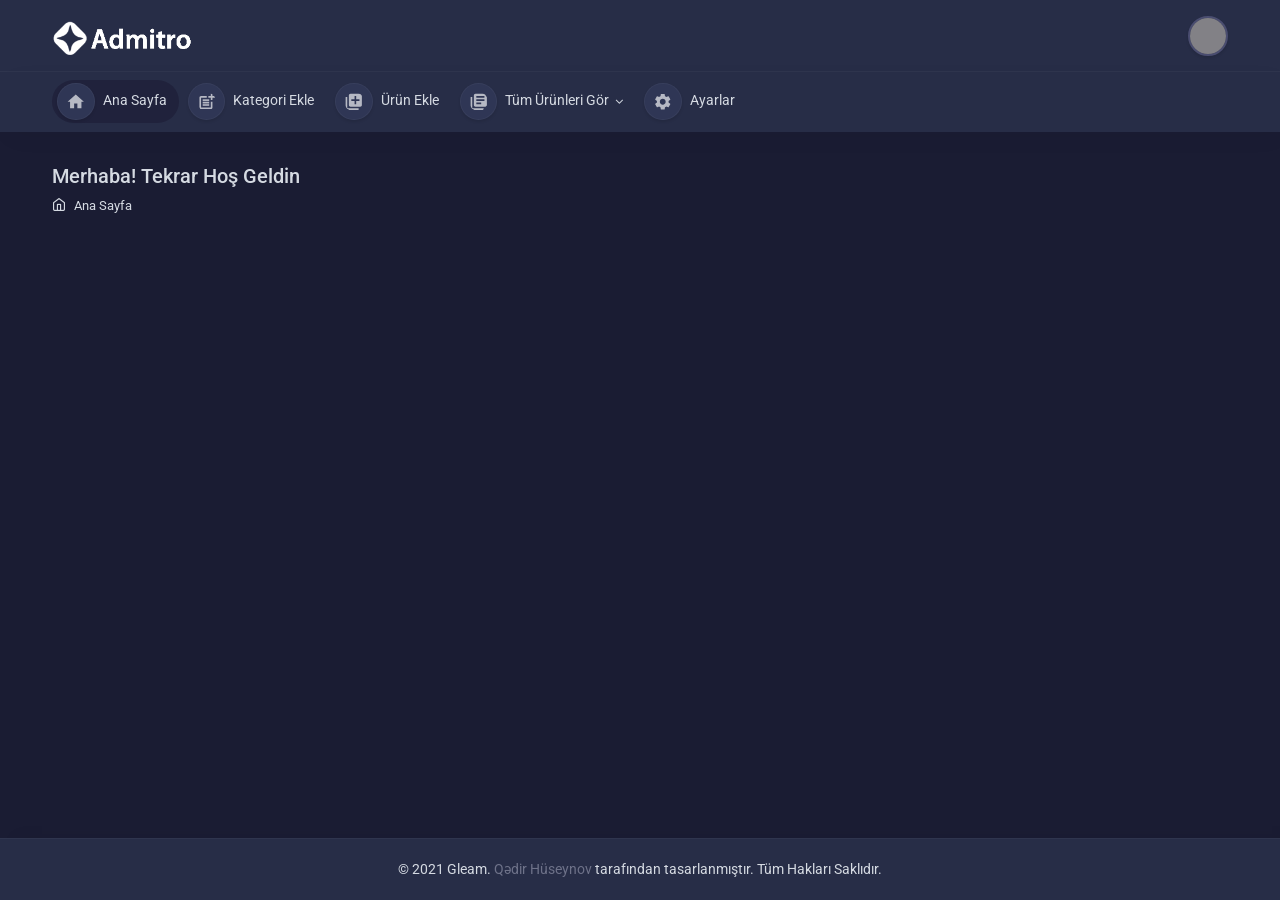
<file: index.html>
<!DOCTYPE html>
<html lang="en" dir="ltr">

<head>

	<!-- Meta data -->
	<meta charset="UTF-8">
	<meta name='viewport' content='width=device-width, initial-scale=1.0, user-scalable=0'>
	<meta content="Admitro - Admin Panel HTML template" name="description">
	<meta content="Spruko Technologies Private Limited" name="author">
	<meta name="keywords"
		content="admin panel ui, user dashboard template, web application templates, premium admin templates, html css admin templates, premium admin templates, best admin template bootstrap 4, dark admin template, bootstrap 4 template admin, responsive admin template, bootstrap panel template, bootstrap simple dashboard, html web app template, bootstrap report template, modern admin template, nice admin template" />

	<!-- Title -->
	<title>Ana Sayfa</title>

	<!--Favicon -->
	<link rel="icon" href="../../assets/images/brand/favicon.ico" type="image/x-icon" />

	<!--Bootstrap css -->
	<link href="../../assets/plugins/bootstrap/css/bootstrap.min.css" rel="stylesheet">

	<!-- Style css -->
	<link href="../../assets/css/style.css" rel="stylesheet" />
	<link href="../../assets/css/dark.css" rel="stylesheet" />
	<link href="../../assets/css/skin-modes.css" rel="stylesheet" />

	<!-- Animate css -->
	<link href="../../assets/css/animated.css" rel="stylesheet" />

	<!-- P-scroll bar css-->
	<link href="../../assets/plugins/p-scrollbar/p-scrollbar.css" rel="stylesheet" />

	<!---Icons css-->
	<link href="../../assets/css/icons.css" rel="stylesheet" />

	<!-- Simplebar css -->
	<link rel="stylesheet" href="../../assets/plugins/simplebar/css/simplebar.css">

	<!-- INTERNAL Select2 css -->
	<link href="../../assets/plugins/select2/select2.min.css" rel="stylesheet" />

	<!-- Color Skin css -->
	<link id="theme" href="../../assets/colors/color1.css" rel="stylesheet" type="text/css" />

</head>

<body class="app dark-mode">

	<!---Global-loader-->
	<div id="global-loader">
		<img src="../../assets/images/svgs/loader.svg" alt="loader">
	</div>
	<!--- End Global-loader-->

	<!-- Page -->
	<div class="page">
		<div class="page-main">

			<!--header-->
			<div class="hor-header header top-header">
				<div class="container">
					<div class="d-flex">
						<a class="animated-arrow hor-toggle horizontal-navtoggle"><span></span></a>
						<a class="header-brand" href="index.html">
							<img src="../../assets/images/brand/logo.png" class="header-brand-img desktop-lgo"
								alt="Admitro logo">
							<img src="../../assets/images/brand/logo1.png" class="header-brand-img dark-logo"
								alt="Admitro logo">
							<img src="../../assets/images/brand/favicon.png" class="header-brand-img mobile-logo"
								alt="Admitro logo">
							<img src="../../assets/images/brand/favicon1.png" class="header-brand-img darkmobile-logo"
								alt="Admitro logo">
						</a>
						<div class="d-flex order-lg-2 ml-auto">
							<div class="dropdown profile-dropdown">
								<a href="#" class="nav-link pr-0 leading-none" data-toggle="dropdown">
									<span>
										<img src="../../assets/images/users/2.jpg" alt="img"
											class="avatar avatar-md brround">
									</span>
								</a>
								<div class="dropdown-menu dropdown-menu-right dropdown-menu-arrow animated">
									<div class="text-center">
										<a href="#"
											class="dropdown-item text-center user pb-0 font-weight-bold">Kadir</a>
										<span class="text-center user-semi-title">Web Developer</span>
										<div class="dropdown-divider"></div>
									</div>
									<a class="dropdown-item d-flex" href="giris.html">
										<svg class="header-icon mr-3" xmlns="http://www.w3.org/2000/svg"
											enable-background="new 0 0 24 24" height="24" viewBox="0 0 24 24"
											width="24">
											<g>
												<rect fill="none" height="24" width="24" />
											</g>
											<g>
												<path
													d="M11,7L9.6,8.4l2.6,2.6H2v2h10.2l-2.6,2.6L11,17l5-5L11,7z M20,19h-8v2h8c1.1,0,2-0.9,2-2V5c0-1.1-0.9-2-2-2h-8v2h8V19z" />
											</g>
										</svg>
										<div class="">Çıkış Yap</div>
									</a>
								</div>
							</div>
						</div>
					</div>
				</div>
			</div>
			<!--/header-->

			<!--/Horizontal-main -->
			<div class="sticky">
				<div class="horizontal-main hor-menu clearfix">
					<div class="horizontal-mainwrapper container clearfix">
						<!--Nav-->
						<nav class="horizontalMenu clearfix">
							<ul class="horizontalMenu-list">
								<li aria-haspopup="true">
									<a href="index.html" class="sub-icon">
										<svg class="hor-icon" xmlns="http://www.w3.org/2000/svg" height="24"
											viewBox="0 0 24 24" width="24">
											<path d="M0 0h24v24H0z" fill="none" />
											<path d="M10 20v-6h4v6h5v-8h3L12 3 2 12h3v8z" />
										</svg>
										Ana Sayfa
									</a>
								</li>
								<li aria-haspopup="true">
									<a href="kategori-ekle.html" class="sub-icon">
										<svg class="hor-icon" xmlns="http://www.w3.org/2000/svg"
											enable-background="new 0 0 24 24" height="24" viewBox="0 0 24 24"
											width="24">
											<g>
												<rect fill="none" height="24" width="24" />
											</g>
											<g>
												<g />
												<g>
													<path
														d="M17,19.22H5V7h7V5H5C3.9,5,3,5.9,3,7v12c0,1.1,0.9,2,2,2h12c1.1,0,2-0.9,2-2v-7h-2V19.22z" />
													<path
														d="M19,2h-2v3h-3c0.01,0.01,0,2,0,2h3v2.99c0.01,0.01,2,0,2,0V7h3V5h-3V2z" />
													<rect height="2" width="8" x="7" y="9" />
													<polygon points="7,12 7,14 15,14 15,12 12,12" />
													<rect height="2" width="8" x="7" y="15" />
												</g>
											</g>
										</svg>
										Kategori Ekle
									</a>
								</li>
								<li aria-haspopup="true">
									<a href="urun-ekle.html" class="sub-icon">
										<svg class="hor-icon" xmlns="http://www.w3.org/2000/svg" viewBox="0 0 24 24"
											fill="black" width="18px" height="18px">
											<path d="M0 0h24v24H0z" fill="none" />
											<path
												d="M4 6H2v14c0 1.1.9 2 2 2h14v-2H4V6zm16-4H8c-1.1 0-2 .9-2 2v12c0 1.1.9 2 2 2h12c1.1 0 2-.9 2-2V4c0-1.1-.9-2-2-2zm-1 9h-4v4h-2v-4H9V9h4V5h2v4h4v2z" />
										</svg>
										Ürün Ekle
									</a>
								</li>
								<li aria-haspopup="true">
									<a href="urunleri-goruntule.html" class="sub-icon">
										<svg class="hor-icon" xmlns="http://www.w3.org/2000/svg" viewBox="0 0 24 24"
											fill="black" width="18px" height="18px">
											<path d="M0 0h24v24H0z" fill="none" />
											<path
												d="M4 6H2v14c0 1.1.9 2 2 2h14v-2H4V6zm16-4H8c-1.1 0-2 .9-2 2v12c0 1.1.9 2 2 2h12c1.1 0 2-.9 2-2V4c0-1.1-.9-2-2-2zm-1 9H9V9h10v2zm-4 4H9v-2h6v2zm4-8H9V5h10v2z" />
										</svg>
										Tüm Ürünleri Gör <i class="fa fa-angle-down horizontal-icon"></i>
                                    </a>
                                    
                                    <ul class="sub-menu">
                                        <li aria-haspopup="true"><a href="sonuclar.html"> Sonuçlar</a></li>
                                        <li aria-haspopup="true"><a href="sonuclandirmalar.html"> Sonuçlandırmalar</a></li>
                                        <li aria-haspopup="true"><a href="kazananlar.html">Kazananlar</a></li>
                                    </ul>
								</li>
								<li aria-haspopup="true">
									<a href="ayarlar.html" class="sub-icon">
										<svg class="hor-icon" xmlns="http://www.w3.org/2000/svg"
											enable-background="new 0 0 24 24" height="24" viewBox="0 0 24 24"
											width="24">
											<g>
												<path d="M0,0h24v24H0V0z" fill="none" />
												<path
													d="M19.14,12.94c0.04-0.3,0.06-0.61,0.06-0.94c0-0.32-0.02-0.64-0.07-0.94l2.03-1.58c0.18-0.14,0.23-0.41,0.12-0.61 l-1.92-3.32c-0.12-0.22-0.37-0.29-0.59-0.22l-2.39,0.96c-0.5-0.38-1.03-0.7-1.62-0.94L14.4,2.81c-0.04-0.24-0.24-0.41-0.48-0.41 h-3.84c-0.24,0-0.43,0.17-0.47,0.41L9.25,5.35C8.66,5.59,8.12,5.92,7.63,6.29L5.24,5.33c-0.22-0.08-0.47,0-0.59,0.22L2.74,8.87 C2.62,9.08,2.66,9.34,2.86,9.48l2.03,1.58C4.84,11.36,4.8,11.69,4.8,12s0.02,0.64,0.07,0.94l-2.03,1.58 c-0.18,0.14-0.23,0.41-0.12,0.61l1.92,3.32c0.12,0.22,0.37,0.29,0.59,0.22l2.39-0.96c0.5,0.38,1.03,0.7,1.62,0.94l0.36,2.54 c0.05,0.24,0.24,0.41,0.48,0.41h3.84c0.24,0,0.44-0.17,0.47-0.41l0.36-2.54c0.59-0.24,1.13-0.56,1.62-0.94l2.39,0.96 c0.22,0.08,0.47,0,0.59-0.22l1.92-3.32c0.12-0.22,0.07-0.47-0.12-0.61L19.14,12.94z M12,15.6c-1.98,0-3.6-1.62-3.6-3.6 s1.62-3.6,3.6-3.6s3.6,1.62,3.6,3.6S13.98,15.6,12,15.6z" />
											</g>
										</svg>
										Ayarlar
									</a>
								</li>
							</ul>
						</nav>
						<!--Nav-->
					</div>
				</div>
			</div>
			<!--/Horizontal-main -->


			<!-- Hor-Content -->
			<div class="hor-content main-content">
				<div class="container">

					<!--Page header-->
					<div class="page-header">
						<div class="page-leftheader">
							<h4 class="page-title mb-0">Merhaba! Tekrar Hoş Geldin</h4>
							<ol class="breadcrumb">
								<li class="breadcrumb-item"><a href="#"><i class="fe fe-home mr-2 fs-14"></i>Ana
										Sayfa</a>
								</li>
							</ol>
						</div>
					</div>
					<!--End Page header-->
				</div>
			</div>
			<!-- End hor-content-->
		</div>


		<!--Footer-->
		<footer class="footer">
			<div class="container">
				<div class="row align-items-center flex-row-reverse">
					<div class="col-md-12 col-sm-12 text-center">
						© 2021 Gleam. <a target="_blank" href="https://www.instagram.com/qed1r/">Qədir Hüseynov</a>
						tarafından tasarlanmıştır. Tüm Hakları Saklıdır.
					</div>
				</div>
			</div>
		</footer>
		<!-- End Footer-->

	</div>
	<!-- End Page -->

	<!-- Back to top -->
	<a href="#top" id="back-to-top"><i class="fe fe-chevrons-up"></i></a>

	<!-- Jquery js-->
	<script src="../../assets/js/jquery-3.5.1.min.js"></script>

	<!-- Bootstrap4 js-->
	<script src="../../assets/plugins/bootstrap/popper.min.js"></script>
	<script src="../../assets/plugins/bootstrap/js/bootstrap.min.js"></script>

	<!--Othercharts js-->
	<script src="../../assets/plugins/othercharts/jquery.sparkline.min.js"></script>

	<!-- Circle-progress js-->
	<script src="../../assets/js/circle-progress.min.js"></script>

	<!-- Jquery-rating js-->
	<script src="../../assets/plugins/rating/jquery.rating-stars.js"></script>

	<!--Horizontal-menu js-->
	<script src="../../assets/plugins/horizontal-menu/horizontal-menu.js"></script>

	<!-- Sticky js-->
	<script src="../../assets/js/stiky.js"></script>

	<!-- P-scroll js-->
	<script src="../../assets/plugins/p-scrollbar/p-scrollbar.js"></script>
	<script src="../../assets/plugins/p-scrollbar/p-scroll.js"></script>

	<!--INTERNAL Peitychart js-->
	<script src="../../assets/plugins/peitychart/jquery.peity.min.js"></script>
	<script src="../../assets/plugins/peitychart/peitychart.init.js"></script>

	<!--INTERNAL Apexchart js-->
	<script src="../../assets/js/apexcharts.js"></script>

	<!--INTERNAL ECharts js-->
	<script src="../../assets/plugins/echarts/echarts.js"></script>

	<!--INTERNAL Chart js -->
	<script src="../../assets/plugins/chart/chart.bundle.js"></script>
	<script src="../../assets/plugins/chart/utils.js"></script>

	<!-- INTERNAL Select2 js -->
	<script src="../../assets/plugins/select2/select2.full.min.js"></script>
	<script src="../../assets/js/select2.js"></script>

	<!--INTERNAL Moment js-->
	<script src="../../assets/plugins/moment/moment.js"></script>

	<!--INTERNAL Index js-->
	<script src="../../assets/js/index1.js"></script>

	<!-- Simplebar JS -->
	<script src="../../assets/plugins/simplebar/js/simplebar.min.js"></script>

	<!-- Custom js-->
	<script src="../../assets/js/custom.js"></script>

</body>

</html>
</file>
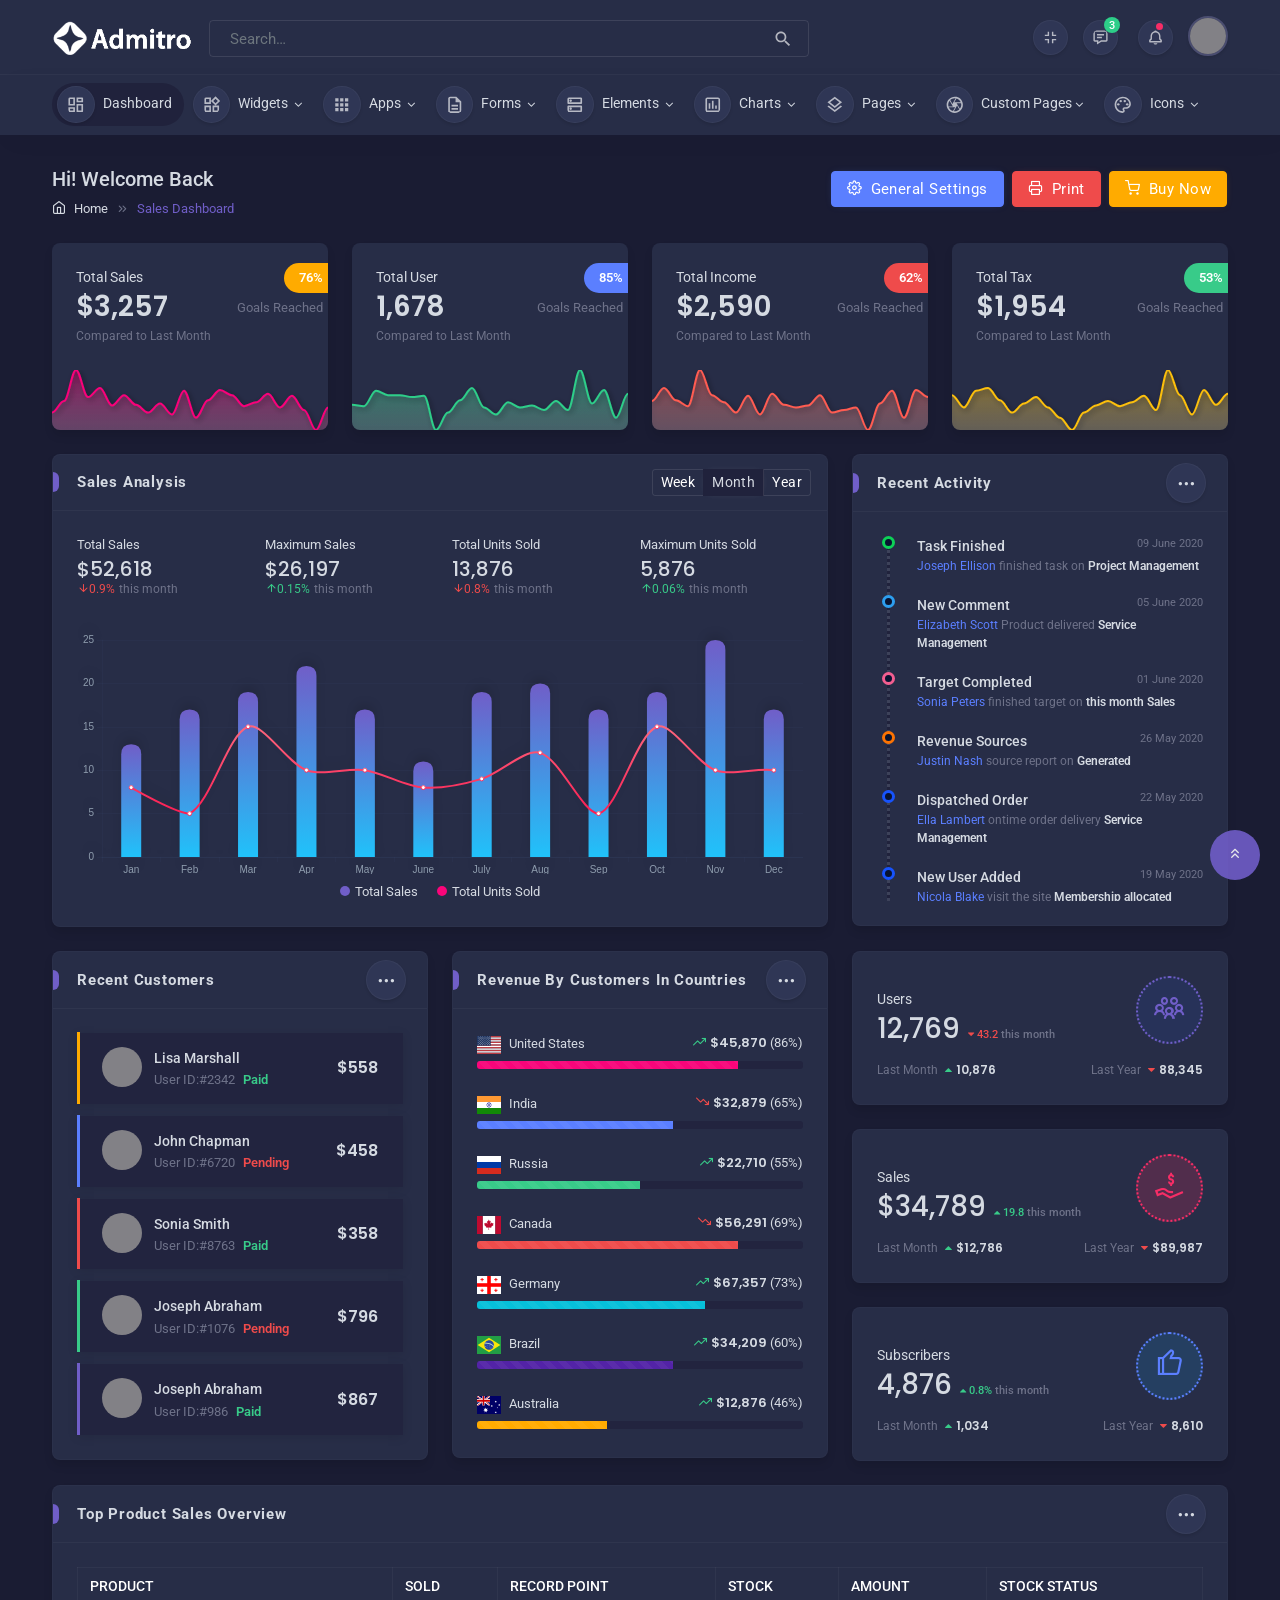
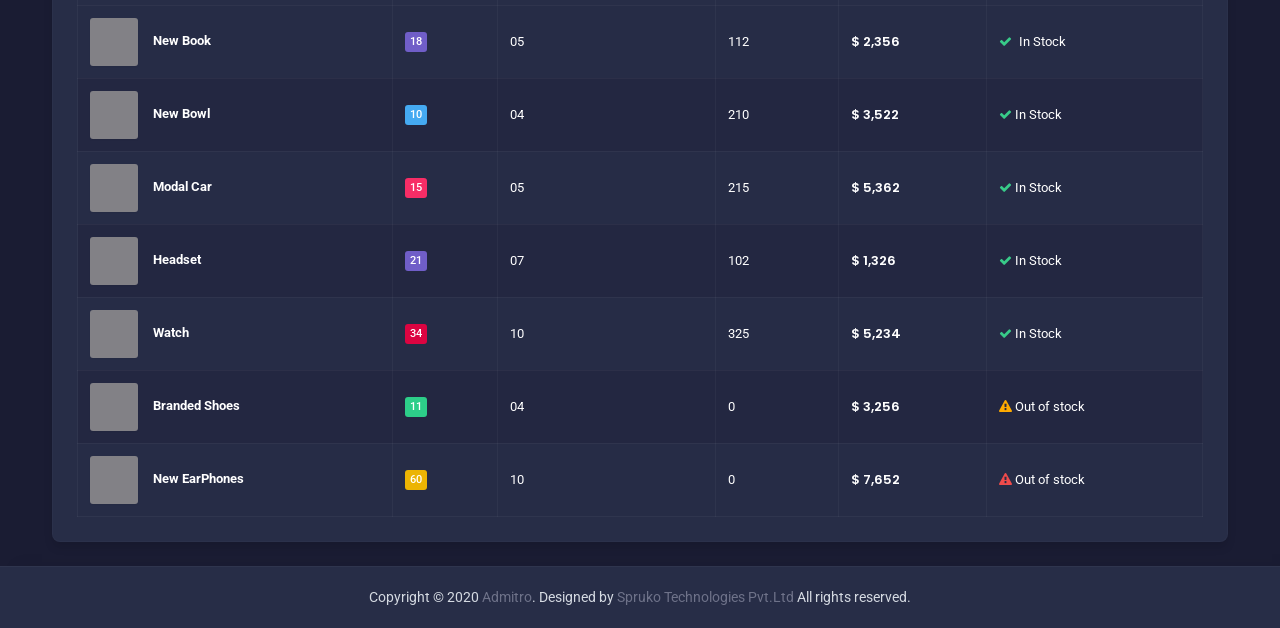
<file: html/index.html>
<!DOCTYPE html>
<html lang="en" dir="ltr">
	<head>

		<!-- Meta data -->
		<meta charset="UTF-8">
		<meta name='viewport' content='width=device-width, initial-scale=1.0, user-scalable=0'>
		<meta content="Admitro - Admin Panel HTML template" name="description">
		<meta content="Spruko Technologies Private Limited" name="author">
		<meta name="keywords" content="admin panel ui, user dashboard template, web application templates, premium admin templates, html css admin templates, premium admin templates, best admin template bootstrap 4, dark admin template, bootstrap 4 template admin, responsive admin template, bootstrap panel template, bootstrap simple dashboard, html web app template, bootstrap report template, modern admin template, nice admin template"/>

		<!-- Title -->
		<title>Admitro - Admin Panel HTML template</title>

		<!--Favicon -->
		<link rel="icon" href="../../assets/images/brand/favicon.ico" type="image/x-icon"/>

		<!--Bootstrap css -->
		<link href="../../assets/plugins/bootstrap/css/bootstrap.min.css" rel="stylesheet">

		<!-- Style css -->
		<link href="../../assets/css/style.css" rel="stylesheet" />
		<link href="../../assets/css/dark.css" rel="stylesheet" />
		<link href="../../assets/css/skin-modes.css" rel="stylesheet" />

		<!-- Animate css -->
		<link href="../../assets/css/animated.css" rel="stylesheet" />

		<!-- P-scroll bar css-->
		<link href="../../assets/plugins/p-scrollbar/p-scrollbar.css" rel="stylesheet" />

		<!---Icons css-->
		<link href="../../assets/css/icons.css" rel="stylesheet" />

		<!-- Simplebar css -->
		<link rel="stylesheet" href="../../assets/plugins/simplebar/css/simplebar.css">

		<!-- INTERNAL Select2 css -->
		<link href="../../assets/plugins/select2/select2.min.css" rel="stylesheet" />

	    <!-- Color Skin css -->
		<link id="theme" href="../../assets/colors/color1.css" rel="stylesheet" type="text/css"/>

	</head>

	<body class="app dark-mode">

		<!---Global-loader-->
		<div id="global-loader" >
			<img src="../../assets/images/svgs/loader.svg" alt="loader">
		</div>
		<!--- End Global-loader-->

		<!-- Page -->
		<div class="page">
			<div class="page-main">

				<!--header-->
				<div class="hor-header header top-header">
					<div class="container">
						<div class="d-flex">
							<a class="animated-arrow hor-toggle horizontal-navtoggle"><span></span></a>
							<a class="header-brand" href="index.html">
								<img src="../../assets/images/brand/logo.png" class="header-brand-img desktop-lgo" alt="Admitro logo">
								<img src="../../assets/images/brand/logo1.png" class="header-brand-img dark-logo" alt="Admitro logo">
								<img src="../../assets/images/brand/favicon.png" class="header-brand-img mobile-logo" alt="Admitro logo">
								<img src="../../assets/images/brand/favicon1.png" class="header-brand-img darkmobile-logo" alt="Admitro logo">
							</a>
							<div class="mt-1">
								<form class="form-inline">
									<div class="search-element">
										<input type="search" class="form-control header-search" placeholder="Search…" aria-label="Search" tabindex="1">
										<button class="btn btn-primary-color" type="submit">
											<svg class="header-icon search-icon" x="1008" y="1248" viewBox="0 0 24 24"  height="100%" width="100%" preserveAspectRatio="xMidYMid meet" focusable="false">
												<path d="M0 0h24v24H0V0z" fill="none"/><path d="M15.5 14h-.79l-.28-.27C15.41 12.59 16 11.11 16 9.5 16 5.91 13.09 3 9.5 3S3 5.91 3 9.5 5.91 16 9.5 16c1.61 0 3.09-.59 4.23-1.57l.27.28v.79l5 4.99L20.49 19l-4.99-5zm-6 0C7.01 14 5 11.99 5 9.5S7.01 5 9.5 5 14 7.01 14 9.5 11.99 14 9.5 14z"/>
											</svg>
										</button>
									</div>
								</form>
							</div><!-- SEARCH -->
							<div class="d-flex order-lg-2 ml-auto">
								<a href="#" data-toggle="search" class="nav-link nav-link-lg d-md-none navsearch">
									<svg class="header-icon search-icon" x="1008" y="1248" viewBox="0 0 24 24"  height="100%" width="100%" preserveAspectRatio="xMidYMid meet" focusable="false">
										<path d="M0 0h24v24H0V0z" fill="none"/><path d="M15.5 14h-.79l-.28-.27C15.41 12.59 16 11.11 16 9.5 16 5.91 13.09 3 9.5 3S3 5.91 3 9.5 5.91 16 9.5 16c1.61 0 3.09-.59 4.23-1.57l.27.28v.79l5 4.99L20.49 19l-4.99-5zm-6 0C7.01 14 5 11.99 5 9.5S7.01 5 9.5 5 14 7.01 14 9.5 11.99 14 9.5 14z"/>
									</svg>
								</a>
								<div class="dropdown   header-fullscreen" >
									<a  class="nav-link icon full-screen-link p-0"  id="fullscreen-button">
										<svg xmlns="http://www.w3.org/2000/svg" class="header-icon" width="24" height="24" viewBox="0 0 24 24"><path d="M10 4L8 4 8 8 4 8 4 10 10 10zM8 20L10 20 10 14 4 14 4 16 8 16zM20 14L14 14 14 20 16 20 16 16 20 16zM20 8L16 8 16 4 14 4 14 10 20 10z"/></svg>
									</a>
								</div>
								<div class="dropdown header-message">
									<a class="nav-link icon" data-toggle="dropdown">
										<svg xmlns="http://www.w3.org/2000/svg" class="header-icon" width="24" height="24" viewBox="0 0 24 24"><path d="M20,2H4C2.897,2,2,2.897,2,4v12c0,1.103,0.897,2,2,2h3v3.767L13.277,18H20c1.103,0,2-0.897,2-2V4C22,2.897,21.103,2,20,2z M20,16h-7.277L9,18.233V16H4V4h16V16z"/><path d="M7 7H17V9H7zM7 11H14V13H7z"/></svg>
										<span class="badge badge-success side-badge">3</span>
									</a>
									<div class="dropdown-menu dropdown-menu-right dropdown-menu-arrow  animated">
										<div class="dropdown-header">
											<h6 class="mb-0">Messages</h6>
											<span class="badge badge-pill badge-primary ml-auto">View all</span>
										</div>
										<div class="header-dropdown-list message-menu" id="message-menu">
											<a class="dropdown-item border-bottom" href="#">
												<div class="d-flex align-items-center">
													<div class="">
														<span class="avatar avatar-md brround align-self-center cover-image" data-image-src="../../assets/images/users/1.jpg"></span>
													</div>
													<div class="d-flex">
														<div class="pl-3">
															<h6 class="mb-1">Jack Wright</h6>
															<p class="fs-13 mb-1">All the best your template awesome</p>
															<div class="small text-muted">
																3 hours ago
															</div>
														</div>
													</div>
												</div>
											</a>
											<a class="dropdown-item border-bottom">
												<div class="d-flex align-items-center">
													<div class="">
														<span class="avatar avatar-md brround align-self-center cover-image" data-image-src="../../assets/images/users/2.jpg"></span>
													</div>
													<div class="d-flex">
														<div class="pl-3">
															<h6 class="mb-1">Lisa Rutherford</h6>
															<p class="fs-13 mb-1">Hey! there I'm available</p>
															<div class="small text-muted">
																5 hour ago
															</div>
														</div>
													</div>
												</div>
											</a>
											<a class="dropdown-item border-bottom">
												<div class="d-flex align-items-center">
													<div class="">
														<span class="avatar avatar-md brround align-self-center cover-image" data-image-src="../../assets/images/users/3.jpg"></span>
													</div>
													<div class="d-flex">
														<div class="pl-3">
															<h6 class="mb-1">Blake Walker</h6>
															<p class="fs-13 mb-1">Just created a new blog post</p>
															<div class="small text-muted">
																45 mintues ago
															</div>
														</div>
													</div>
												</div>
											</a>
											<a class="dropdown-item border-bottom">
												<div class="d-flex align-items-center">
													<div class="">
														<span class="avatar avatar-md brround align-self-center cover-image" data-image-src="../../assets/images/users/4.jpg"></span>
													</div>
													<div class="d-flex">
														<div class="pl-3">
															<h6 class="mb-1">Fiona Morrison</h6>
															<p class="fs-13 mb-1">Added new comment on your photo</p>
															<div class="small text-muted">
																2 days ago
															</div>
														</div>
													</div>
												</div>
											</a>
											<a class="dropdown-item border-bottom">
												<div class="d-flex align-items-center">
													<div class="">
														<span class="avatar avatar-md brround align-self-center cover-image" data-image-src="../../assets/images/users/6.jpg"></span>
													</div>
													<div class="d-flex">
														<div class="pl-3">
															<h6 class="mb-1">Stewart Bond</h6>
															<p class="fs-13 mb-1">Your payment invoice is generated</p>
															<div class="small text-muted">
																3 days ago
															</div>
														</div>
													</div>
												</div>
											</a>
											<a class="dropdown-item border-bottom">
												<div class="d-flex align-items-center">
													<div class="">
														<span class="avatar avatar-md brround align-self-center cover-image" data-image-src="../../assets/images/users/7.jpg"></span>
													</div>
													<div class="d-flex">
														<div class="pl-3">
															<h6 class="mb-1">Faith Dickens</h6>
															<p class="fs-13 mb-1">Please check your mail....</p>
															<div class="small text-muted">
																4 days ago
															</div>
														</div>
													</div>
												</div>
											</a>
										</div>
										<div class=" text-center p-2 border-top">
											<a href="#" class="">See All Messages</a>
										</div>
									</div>
								</div>
								<div class="dropdown header-notify">
									<a class="nav-link icon" data-toggle="dropdown">
										<svg xmlns="http://www.w3.org/2000/svg" class="header-icon" width="24" height="24" viewBox="0 0 24 24"><path d="M19 13.586V10c0-3.217-2.185-5.927-5.145-6.742C13.562 2.52 12.846 2 12 2s-1.562.52-1.855 1.258C7.185 4.074 5 6.783 5 10v3.586l-1.707 1.707C3.105 15.48 3 15.734 3 16v2c0 .553.447 1 1 1h16c.553 0 1-.447 1-1v-2c0-.266-.105-.52-.293-.707L19 13.586zM19 17H5v-.586l1.707-1.707C6.895 14.52 7 14.266 7 14v-4c0-2.757 2.243-5 5-5s5 2.243 5 5v4c0 .266.105.52.293.707L19 16.414V17zM12 22c1.311 0 2.407-.834 2.818-2H9.182C9.593 21.166 10.689 22 12 22z"/></svg>
										<span class="pulse "></span>
									</a>
									<div class="dropdown-menu dropdown-menu-right dropdown-menu-arrow  animated">
										<div class="dropdown-header">
											<h6 class="mb-0">Notifications</h6>
											<span class="badge badge-pill badge-primary ml-auto">View all</span>
										</div>
										<div class="notify-menu">
											<a href="#" class="dropdown-item border-bottom d-flex pl-4">
												<div class="notifyimg bg-info-transparent text-info"> <i class="ti-comment-alt"></i> </div>
												<div>
													<div class="font-weight-normal1">Message Sent.</div>
													<div class="small text-muted">3 hours ago</div>
												</div>
											</a>
											<a href="#" class="dropdown-item border-bottom d-flex pl-4">
												<div class="notifyimg bg-primary-transparent text-primary"> <i class="ti-shopping-cart-full"></i> </div>
												<div>
													<div class="font-weight-normal1"> Order Placed</div>
													<div class="small text-muted">5  hour ago</div>
												</div>
											</a>
											<a href="#" class="dropdown-item border-bottom d-flex pl-4">
												<div class="notifyimg bg-warning-transparent text-warning"> <i class="ti-calendar"></i> </div>
												<div>
													<div class="font-weight-normal1"> Event Started</div>
													<div class="small text-muted">45 mintues ago</div>
												</div>
											</a>
											<a href="#" class="dropdown-item border-bottom d-flex pl-4">
												<div class="notifyimg bg-success-transparent text-success"> <i class="ti-desktop"></i> </div>
												<div>
													<div class="font-weight-normal1">Your Admin launched</div>
													<div class="small text-muted">1 daya ago</div>
												</div>
											</a>
										</div>
										<div class=" text-center p-2 border-top">
											<a href="#" class="">View All Notifications</a>
										</div>
									</div>
								</div>
								<div class="dropdown profile-dropdown">
									<a href="#" class="nav-link pr-0 leading-none" data-toggle="dropdown">
										<span>
											<img src="../../assets/images/users/2.jpg" alt="img" class="avatar avatar-md brround">
										</span>
									</a>
									<div class="dropdown-menu dropdown-menu-right dropdown-menu-arrow animated">
										<div class="text-center">
											<a href="#" class="dropdown-item text-center user pb-0 font-weight-bold">Jessica</a>
											<span class="text-center user-semi-title">Web Designer</span>
											<div class="dropdown-divider"></div>
										</div>
										<a class="dropdown-item d-flex" href="#">
											<svg class="header-icon mr-3" xmlns="http://www.w3.org/2000/svg" height="24" viewBox="0 0 24 24" width="24"><path d="M0 0h24v24H0V0z" fill="none"/><path d="M12 2C6.48 2 2 6.48 2 12s4.48 10 10 10 10-4.48 10-10S17.52 2 12 2zM7.07 18.28c.43-.9 3.05-1.78 4.93-1.78s4.51.88 4.93 1.78C15.57 19.36 13.86 20 12 20s-3.57-.64-4.93-1.72zm11.29-1.45c-1.43-1.74-4.9-2.33-6.36-2.33s-4.93.59-6.36 2.33C4.62 15.49 4 13.82 4 12c0-4.41 3.59-8 8-8s8 3.59 8 8c0 1.82-.62 3.49-1.64 4.83zM12 6c-1.94 0-3.5 1.56-3.5 3.5S10.06 13 12 13s3.5-1.56 3.5-3.5S13.94 6 12 6zm0 5c-.83 0-1.5-.67-1.5-1.5S11.17 8 12 8s1.5.67 1.5 1.5S12.83 11 12 11z"/></svg>
											<div class="">Profile</div>
										</a>
										<a class="dropdown-item d-flex" href="#">
											<svg class="header-icon mr-3" xmlns="http://www.w3.org/2000/svg" height="24" viewBox="0 0 24 24" width="24"><path d="M0 0h24v24H0V0z" fill="none"/><path d="M19.43 12.98c.04-.32.07-.64.07-.98 0-.34-.03-.66-.07-.98l2.11-1.65c.19-.15.24-.42.12-.64l-2-3.46c-.09-.16-.26-.25-.44-.25-.06 0-.12.01-.17.03l-2.49 1c-.52-.4-1.08-.73-1.69-.98l-.38-2.65C14.46 2.18 14.25 2 14 2h-4c-.25 0-.46.18-.49.42l-.38 2.65c-.61.25-1.17.59-1.69.98l-2.49-1c-.06-.02-.12-.03-.18-.03-.17 0-.34.09-.43.25l-2 3.46c-.13.22-.07.49.12.64l2.11 1.65c-.04.32-.07.65-.07.98 0 .33.03.66.07.98l-2.11 1.65c-.19.15-.24.42-.12.64l2 3.46c.09.16.26.25.44.25.06 0 .12-.01.17-.03l2.49-1c.52.4 1.08.73 1.69.98l.38 2.65c.03.24.24.42.49.42h4c.25 0 .46-.18.49-.42l.38-2.65c.61-.25 1.17-.59 1.69-.98l2.49 1c.06.02.12.03.18.03.17 0 .34-.09.43-.25l2-3.46c.12-.22.07-.49-.12-.64l-2.11-1.65zm-1.98-1.71c.04.31.05.52.05.73 0 .21-.02.43-.05.73l-.14 1.13.89.7 1.08.84-.7 1.21-1.27-.51-1.04-.42-.9.68c-.43.32-.84.56-1.25.73l-1.06.43-.16 1.13-.2 1.35h-1.4l-.19-1.35-.16-1.13-1.06-.43c-.43-.18-.83-.41-1.23-.71l-.91-.7-1.06.43-1.27.51-.7-1.21 1.08-.84.89-.7-.14-1.13c-.03-.31-.05-.54-.05-.74s.02-.43.05-.73l.14-1.13-.89-.7-1.08-.84.7-1.21 1.27.51 1.04.42.9-.68c.43-.32.84-.56 1.25-.73l1.06-.43.16-1.13.2-1.35h1.39l.19 1.35.16 1.13 1.06.43c.43.18.83.41 1.23.71l.91.7 1.06-.43 1.27-.51.7 1.21-1.07.85-.89.7.14 1.13zM12 8c-2.21 0-4 1.79-4 4s1.79 4 4 4 4-1.79 4-4-1.79-4-4-4zm0 6c-1.1 0-2-.9-2-2s.9-2 2-2 2 .9 2 2-.9 2-2 2z"/></svg>
											<div class="">Settings</div>
										</a>
										<a class="dropdown-item d-flex" href="#">
											<svg class="header-icon mr-3" xmlns="http://www.w3.org/2000/svg" height="24" viewBox="0 0 24 24" width="24"><path d="M0 0h24v24H0V0z" fill="none"/><path d="M4 4h16v12H5.17L4 17.17V4m0-2c-1.1 0-1.99.9-1.99 2L2 22l4-4h14c1.1 0 2-.9 2-2V4c0-1.1-.9-2-2-2H4zm2 10h12v2H6v-2zm0-3h12v2H6V9zm0-3h12v2H6V6z"/></svg>
											<div class="">Messages</div>
										</a>
										<a class="dropdown-item d-flex" href="#">
											<svg class="header-icon mr-3" xmlns="http://www.w3.org/2000/svg" enable-background="new 0 0 24 24" height="24" viewBox="0 0 24 24" width="24"><g><rect fill="none" height="24" width="24"/></g><g><path d="M11,7L9.6,8.4l2.6,2.6H2v2h10.2l-2.6,2.6L11,17l5-5L11,7z M20,19h-8v2h8c1.1,0,2-0.9,2-2V5c0-1.1-0.9-2-2-2h-8v2h8V19z"/></g></svg>
											<div class="">Sign Out</div>
										</a>
									</div>
								</div>
							</div>
						</div>
					</div>
				</div>
				<!--/header-->

				<!--/Horizontal-main -->
				<div class="sticky">
					<div class="horizontal-main hor-menu clearfix">
						<div class="horizontal-mainwrapper container clearfix">
							<!--Nav-->
							<nav class="horizontalMenu clearfix">
								<ul class="horizontalMenu-list">
									<li aria-haspopup="true">
										<a href="index.html" class="sub-icon">
											<svg class="hor-icon" xmlns="http://www.w3.org/2000/svg" height="24" viewBox="0 0 24 24" width="24"><path d="M0 0h24v24H0V0z" fill="none"/><path d="M19 5v2h-4V5h4M9 5v6H5V5h4m10 8v6h-4v-6h4M9 17v2H5v-2h4M21 3h-8v6h8V3zM11 3H3v10h8V3zm10 8h-8v10h8V11zm-10 4H3v6h8v-6z"/></svg>
											Dashboard
										</a>
									</li>
									<li aria-haspopup="true">
										<a href="#" class="">
											<svg class="hor-icon" xmlns="http://www.w3.org/2000/svg" height="24" viewBox="0 0 24 24" width="24"><path d="M0 0h24v24H0V0z" fill="none"/><path d="M16.66 4.52l2.83 2.83-2.83 2.83-2.83-2.83 2.83-2.83M9 5v4H5V5h4m10 10v4h-4v-4h4M9 15v4H5v-4h4m7.66-13.31L11 7.34 16.66 13l5.66-5.66-5.66-5.65zM11 3H3v8h8V3zm10 10h-8v8h8v-8zm-10 0H3v8h8v-8z"/></svg>
											Widgets <i class="fa fa-angle-down horizontal-icon"></i>
										</a>
										<ul class="sub-menu">
											<li aria-haspopup="true"><a href="widgets-2.html">Chart Widgets</a></li>
											<li aria-haspopup="true"><a href="widgets-1.html">Widgets</a></li>
										</ul>
									</li>
									<li aria-haspopup="true">
										<a href="#" class="sub-icon">
											<svg class="hor-icon" xmlns="http://www.w3.org/2000/svg" height="24" viewBox="0 0 24 24" width="24"><path d="M0 0h24v24H0V0z" fill="none"/><path d="M4 8h4V4H4v4zm6 12h4v-4h-4v4zm-6 0h4v-4H4v4zm0-6h4v-4H4v4zm6 0h4v-4h-4v4zm6-10v4h4V4h-4zm-6 4h4V4h-4v4zm6 6h4v-4h-4v4zm0 6h4v-4h-4v4z"/></svg>
											Apps <i class="fa fa-angle-down horizontal-icon"></i>
										</a>
										<div class="horizontal-megamenu clearfix">
											<div class="container">
												<div class="mega-menubg">
													<div class="row">
														<div class="col-lg-3 col-md-12 col-xs-12 link-list">
															<ul>
																<li><h3 class="fs-14 font-weight-bold">Chat</h3></li>
																<li aria-haspopup="true"><a href="chat.html">Chat 01</a></li>
																<li aria-haspopup="true"><a href="chat2.html">Chat 02</a></li>
																<li aria-haspopup="true"><a href="chat3.html">Chat 03</a></li>
																<li><h3 class="fs-14 font-weight-bold mt-3">Contact</h3></li>
																<li aria-haspopup="true"><a href="contact-list.html">Contact list 01</a></li>
																<li aria-haspopup="true"><a href="contact-list2.html">Contact list 02</a></li>
																<li aria-haspopup="true"><a href="calendar.html">Calendar</a></li>
															</ul>
														</div>
														<div class="col-lg-3 col-md-12 col-xs-12 link-list">
															<ul>
																<li aria-haspopup="true"><a href="cookies.html">Cookies</a></li>
																<li aria-haspopup="true"><a href="counters.html">Counters</a></li>
																<li aria-haspopup="true"><a href="dragula.html">Dragula Card</a></li>
																<li aria-haspopup="true"><a href="image-comparison.html">Image Comparison</a></li>
																<li aria-haspopup="true"><a href="img-crop.html"> Image Crop</a></li>
																<li aria-haspopup="true"><a href="loaders.html">Loaders</a></li>
																<li aria-haspopup="true"><a href="notify.html">Notifications</a></li>
																<li aria-haspopup="true"><a href="page-sessiontimeout.html">Page-sessiontimeout</a></li>
															</ul>
														</div>
														<div class="col-lg-3 col-md-12 col-xs-12 link-list">
															<ul>
																<li aria-haspopup="true"><a href="rangeslider.html">Range slider</a></li>
																<li aria-haspopup="true"><a href="rating.html">Rating</a></li>
																<li aria-haspopup="true"><a href="sweetalert.html"> Sweet alerts</a></li>
																<li aria-haspopup="true"><a href="time-line.html"> Time Line</a></li>
																<li><h3 class="fs-14 font-weight-bold mb-1 mt-3">Todo List</h3></li>
																<li aria-haspopup="true"><a href="todo-list.html">Todo List 01</a></li>
																<li aria-haspopup="true"><a href="todo-list2.html">Todo List 02</a></li>
																<li aria-haspopup="true"><a href="todo-list3.html">Todo List 03</a></li>
															</ul>
														</div>
														<div class="col-lg-3 col-md-12 col-xs-12 link-list">
															<ul>
																<li><h3 class="fs-14 font-weight-bold">File Manager</h3></li>
																<li aria-haspopup="true"><a href="file-manager.html">File Manager 01</a></li>
																<li aria-haspopup="true"><a href="file-manager-list.html">File Manager 02</a></li>
																<li><h3 class="fs-14 font-weight-bold mt-3">User List</h3></li>
																<li aria-haspopup="true"><a href="users-list-1.html">User List 01</a></li>
																<li aria-haspopup="true"><a href="users-list-2.html">User List 02</a></li>
																<li aria-haspopup="true"><a href="users-list-3.html">User List 03</a></li>
																<li aria-haspopup="true"><a href="users-list-4.html">User List 04</a></li>
															</ul>
														</div>
													</div>
												</div>
											</div>
										</div>
									</li>
									<li aria-haspopup="true">
										<a href="#" class="sub-icon">
											<svg class="hor-icon" xmlns="http://www.w3.org/2000/svg" height="24" viewBox="0 0 24 24" width="24"><path d="M0 0h24v24H0V0z" fill="none"/><path d="M8 16h8v2H8zm0-4h8v2H8zm6-10H6c-1.1 0-2 .9-2 2v16c0 1.1.89 2 1.99 2H18c1.1 0 2-.9 2-2V8l-6-6zm4 18H6V4h7v5h5v11z"/></svg>
											Forms <i class="fa fa-angle-down horizontal-icon"></i>
										</a>
										<ul class="sub-menu">
											<li aria-haspopup="true"><a href="form-elements.html"> Form Elements</a></li>
											<li aria-haspopup="true"><a href="advanced-forms.html"> Advanced Forms</a></li>
											<li aria-haspopup="true"><a href="form-wizard.html">Form Wizard</a></li>
											<li aria-haspopup="true"><a href="form-editor.html">Form Editor</a></li>
											<li aria-haspopup="true"><a href="form-sizes.html">Form Element Sizes</a></li>
											<li aria-haspopup="true"><a href="form-treeview.html">Form Treeviewh</a></li>
										</ul>
									</li>
									<li aria-haspopup="true">
										<a href="#" class="sub-icon">
											<svg class="hor-icon" xmlns="http://www.w3.org/2000/svg" height="24" viewBox="0 0 24 24" width="24"><path d="M0 0h24v24H0V0z" fill="none"/><path d="M19 15v4H5v-4h14m1-2H4c-.55 0-1 .45-1 1v6c0 .55.45 1 1 1h16c.55 0 1-.45 1-1v-6c0-.55-.45-1-1-1zM7 18.5c-.82 0-1.5-.67-1.5-1.5s.68-1.5 1.5-1.5 1.5.67 1.5 1.5-.67 1.5-1.5 1.5zM19 5v4H5V5h14m1-2H4c-.55 0-1 .45-1 1v6c0 .55.45 1 1 1h16c.55 0 1-.45 1-1V4c0-.55-.45-1-1-1zM7 8.5c-.82 0-1.5-.67-1.5-1.5S6.18 5.5 7 5.5s1.5.68 1.5 1.5S7.83 8.5 7 8.5z"/></svg>
											Elements  <i class="fa fa-angle-down horizontal-icon"></i>
										</a>
										<div class="horizontal-megamenu clearfix">
											<div class="container">
												<div class="mega-menubg">
													<div class="row">
														<div class="col-lg-3 col-md-12 col-xs-12 link-list">
															<ul>
																<li aria-haspopup="true"><a href="accordion.html">Accordion</a></li>
																<li aria-haspopup="true"><a href="alerts.html">Alerts</a></li>
																<li aria-haspopup="true"><a href="avatars.html">Avatars</a></li>
																<li aria-haspopup="true"><a href="badge.html">Badges</a></li>
																<li aria-haspopup="true"><a href="breadcrumbs.html">Breadcrumb</a></li>
																<li aria-haspopup="true"><a href="buttons.html">Buttons</a></li>
																<li aria-haspopup="true"><a href="cards.html">Cards</a></li>
																<li aria-haspopup="true"><a href="cards-image.html">Card Images</a></li>
																<li aria-haspopup="true"><a href="carousel.html">Carousel</a></li>
																<li aria-haspopup="true"><a href="dropdown.html"> Dropdown</a></li>
																<li aria-haspopup="true"><a href="footers.html">Footers</a></li>
																<li aria-haspopup="true"><a href="headers.html">Headers</a></li>
															</ul>
														</div>
														<div class="col-lg-3 col-md-12 col-xs-12 link-list">
															<ul>

																<li aria-haspopup="true"><a href="jumbotron.html">Jumbotron</a></li>
																<li aria-haspopup="true"><a href="list.html">List Group</a></li>
																<li aria-haspopup="true"><a href="media-object.html"> Media Obejct</a></li>
																<li aria-haspopup="true"><a href="modal.html">Modal</a></li>
																<li aria-haspopup="true"><a href="navigation.html">Navigation</a></li>
																<li aria-haspopup="true"><a href="pagination.html">Pagination</a></li>
																<li aria-haspopup="true"><a href="panels.html"> Panel</a></li>
																<li aria-haspopup="true"><a href="popover.html">Popover</a></li>
																<li aria-haspopup="true"><a href="progress.html">Progress</a></li>
																<li aria-haspopup="true"><a href="tabs.html">Tabs</a></li>
																<li aria-haspopup="true"><a href="tags.html">Tags</a></li>
																<li aria-haspopup="true"><a href="tooltip.html"> Tooltips</a></li>
															</ul>
														</div>
														<div class="col-lg-3 col-md-12 col-xs-12 link-list">
															<ul>
																<li><h3 class="fs-14 font-weight-bold mb-1">Utilities</h3></li>
																<li aria-haspopup="true"><a href="elements-border.html">Border</a></li>
																<li aria-haspopup="true"><a href="element-colors.html">Colors</a></li>
																<li aria-haspopup="true"><a href="elements-display.html"> Display</a></li>
																<li aria-haspopup="true"><a href="element-flex.html">Flex Items</a></li>
																<li aria-haspopup="true"><a href="element-height.html">Height</a></li>
																<li aria-haspopup="true"><a href="elements-margin.html">Margin</a></li>
																<li aria-haspopup="true"><a href="elements-paddning.html">Padding</a></li>
																<li aria-haspopup="true"><a href="element-typography.html">Typhography</a></li>
																<li aria-haspopup="true"><a href="element-width.html">Width</a></li>
															</ul>
														</div>
														<div class="col-lg-3 col-md-12 col-xs-12 link-list">
															<ul>
																<li><h3 class="fs-14 font-weight-bold">Tables</h3></li>
																<li aria-haspopup="true"><a href="tables.html">Default table</a></li>
																<li aria-haspopup="true"><a href="datatable.html">Data Table</a></li>
																<li><h3 class="fs-14 font-weight-bold mt-3">E-Commerce</h3></li>
																<li aria-haspopup="true"><a href="shop.html"> Products</a></li>
																<li aria-haspopup="true"><a href="shop-des.html">Product Details</a></li>
																<li aria-haspopup="true"><a href="cart.html">Shopping Cart</a></li>
																<li><h3 class="fs-14 font-weight-bold mt-3">Maps</h3></li>
																<li aria-haspopup="true"><a href="maps2.html">Leaflet Maps</a></li>
																<li aria-haspopup="true"><a href="maps3.html">Mapel Maps</a></li>
																<li aria-haspopup="true"><a href="maps.html">Vector Maps</a></li>
															</ul>
														</div>
													</div>
												</div>
											</div>
										</div>
									</li>
									<li aria-haspopup="true">
										<a href="#" class="sub-icon">
											<svg class="hor-icon" xmlns="http://www.w3.org/2000/svg" height="24" viewBox="0 0 24 24" width="24"><path d="M0 0h24v24H0V0z" fill="none"/><path d="M19 3H5c-1.1 0-2 .9-2 2v14c0 1.1.9 2 2 2h14c1.1 0 2-.9 2-2V5c0-1.1-.9-2-2-2zm0 16H5V5h14v14zM7 10h2v7H7zm4-3h2v10h-2zm4 6h2v4h-2z"/></svg>
											Charts <i class="fa fa-angle-down horizontal-icon"></i>
										</a>
										<ul class="sub-menu">
											<li aria-haspopup="true"><a href="chart-apex.html">Apex Charts</a></li>
											<li aria-haspopup="true"><a href="chart-chartist.html">Chartjs Charts</a></li>
											<li aria-haspopup="true"><a href="chart-echart.html">Echart Charts</a></li>
											<li aria-haspopup="true"><a href="chart-flot.html">Flot Charts</a></li>
											<li aria-haspopup="true"><a href="chart-morris.html"> Morris Charts</a></li>
											<li aria-haspopup="true"><a href="chart-peity.html">Pie Charts</a></li>
											<li aria-haspopup="true"><a href="chart-c3.html">C3 Charts</a></li>
										</ul>
									</li>
									<li aria-haspopup="true">
										<a href="#" class="sub-icon">
											<svg class="hor-icon" xmlns="http://www.w3.org/2000/svg" height="24" viewBox="0 0 24 24" width="24"><path d="M0 0h24v24H0V0z" fill="none"/><path d="M11.99 18.54l-7.37-5.73L3 14.07l9 7 9-7-1.63-1.27zM12 16l7.36-5.73L21 9l-9-7-9 7 1.63 1.27L12 16zm0-11.47L17.74 9 12 13.47 6.26 9 12 4.53z"/></svg>
											Pages <i class="fa fa-angle-down horizontal-icon"></i>
										</a>
										<ul class="sub-menu">
											<li aria-haspopup="true" class="sub-menu-sub"><a href="#">Profile</a>
												<ul class="sub-menu">
													<li aria-haspopup="true"><a href="profile-1.html"> Profile 01</a></li>
													<li aria-haspopup="true"><a href="profile-2.html">Profile 02</a></li>
													<li aria-haspopup="true"><a href="profile-3.html">Profile 03</a></li>
												</ul>
											</li>
											<li aria-haspopup="true"><a href="editprofile.html">Edit Profile</a></li>
											<li aria-haspopup="true" class="sub-menu-sub"><a href="#">Email</a>
												<ul class="sub-menu">
													<li aria-haspopup="true"><a href="email-compose.html">Email Compose</a></li>
													<li aria-haspopup="true"><a href="email-inbox.html">Email Inbox</a></li>
													<li aria-haspopup="true"><a href="email-read.html">Email Read</a></li>
												</ul>
											</li>
											<li aria-haspopup="true" class="sub-menu-sub"><a href="#">Pricing</a>
												<ul class="sub-menu">
													<li aria-haspopup="true"><a href="pricing.html">Pricing 01</a></li>
													<li aria-haspopup="true"><a href="pricing-2.html">Pricing 02</a></li>
													<li aria-haspopup="true"><a href="pricing-3.html">Pricing 03</a></li>
												</ul>
											</li>
											<li aria-haspopup="true" class="sub-menu-sub"><a href="#">Invoice</a>
												<ul class="sub-menu">
													<li aria-haspopup="true"><a href="invoice-list.html">Invoice list</a></li>
													<li aria-haspopup="true"><a href="invoice-1.html">Invoice 01</a></li>
													<li aria-haspopup="true"><a href="invoice-2.html">Invoice 02</a></li>
													<li aria-haspopup="true"><a href="invoice-3.html">Invoice 03</a></li>
													<li aria-haspopup="true"><a href="invoice-add.html">Add Invoice</a></li>
													<li aria-haspopup="true"><a href="invoice-edit.html">Edit Invoice</a></li>
												</ul>
											</li>
											<li aria-haspopup="true" class="sub-menu-sub"><a href="#">Blog</a>
												<ul class="sub-menu">
													<li aria-haspopup="true"><a href="blog.html">Blog 01</a></li>
													<li aria-haspopup="true"><a href="blog-2.html">Blog 02</a></li>
													<li aria-haspopup="true"><a href="blog-3.html">Blog 03</a></li>
													<li aria-haspopup="true"><a href="blog-styles.html">Blog Styles</a></li>
												</ul>
											</li>
											<li aria-haspopup="true"><a href="gallery.html">Gallery</a></li>
											<li aria-haspopup="true"><a href="faq.html">FAQS</a></li>
											<li aria-haspopup="true"><a href="terms.html">Terms</a></li>
											<li aria-haspopup="true" ><a href="search.html"> Search</a></li>
											<li aria-haspopup="true"><a href="empty.html">Empty Page</a></li>
										</ul>
									</li>
									<li aria-haspopup="true">
										<a href="#" class="sub-icon">
											<svg class="hor-icon" xmlns="http://www.w3.org/2000/svg" height="24" viewBox="0 0 24 24" width="24"><path d="M0 0h24v24H0V0z" fill="none"/><path d="M14.25 2.26l-.08-.04-.01.02C13.46 2.09 12.74 2 12 2 6.48 2 2 6.48 2 12s4.48 10 10 10 10-4.48 10-10c0-4.75-3.31-8.72-7.75-9.74zM19.41 9h-7.99l2.71-4.7c2.4.66 4.35 2.42 5.28 4.7zM13.1 4.08L10.27 9l-1.15 2L6.4 6.3C7.84 4.88 9.82 4 12 4c.37 0 .74.03 1.1.08zM5.7 7.09L8.54 12l1.15 2H4.26C4.1 13.36 4 12.69 4 12c0-1.85.64-3.55 1.7-4.91zM4.59 15h7.98l-2.71 4.7c-2.4-.67-4.34-2.42-5.27-4.7zm6.31 4.91L14.89 13l2.72 4.7C16.16 19.12 14.18 20 12 20c-.38 0-.74-.04-1.1-.09zm7.4-3l-4-6.91h5.43c.17.64.27 1.31.27 2 0 1.85-.64 3.55-1.7 4.91z"/></svg>
											Custom Pages<i class="fa fa-angle-down horizontal-icon"></i>
										</a>
										<ul class="sub-menu">
											<li aria-haspopup="true" class="sub-menu-sub"><a href="#">Register</a>
												<ul class="sub-menu">
													<li aria-haspopup="true"><a href="register-1.html">Register 01</a></li>
													<li aria-haspopup="true"><a href="register-2.html">Register 02</a></li>
													<li aria-haspopup="true"><a href="register-3.html">Register 03</a></li>
												</ul>
											</li>
											<li aria-haspopup="true" class="sub-menu-sub"><a href="#">Login</a>
												<ul class="sub-menu">
													<li aria-haspopup="true"><a href="login-1.html">Login 01</a></li>
													<li aria-haspopup="true"><a href="login-2.html">Login 02</a></li>
													<li aria-haspopup="true"><a href="login-3.html">Login 03</a></li>
												</ul>
											</li>
											<li aria-haspopup="true" class="sub-menu-sub"><a href="#">Forget Password</a>
												<ul class="sub-menu">
													<li aria-haspopup="true"><a href="forgot-password-1.html">Forget Password 01</a></li>
													<li aria-haspopup="true"><a href="forgot-password-2.html">Forget Password 02</a></li>
													<li aria-haspopup="true"><a href="forgot-password-3.html">Forget Password 03</a></li>
												</ul>
											</li>
											<li aria-haspopup="true" class="sub-menu-sub"><a href="#">Reset Password</a>
												<ul class="sub-menu">
													<li aria-haspopup="true"><a href="reset-password-1.html">Reset Password 01</a></li>
													<li aria-haspopup="true"><a href="reset-password-2.html">Reset Password 02</a></li>
													<li aria-haspopup="true"><a href="reset-password-3.html">Reset Password 03</a></li>
												</ul>
											</li>
											<li aria-haspopup="true" class="sub-menu-sub"><a href="#">Lock Screen</a>
												<ul class="sub-menu">
													<li aria-haspopup="true"><a href="lockscreen-1.html">Lock Screen 01</a></li>
													<li aria-haspopup="true"><a href="lockscreen-2.html">Lock Screen 02</a></li>
													<li aria-haspopup="true"><a href="lockscreen-3.html">Lock Screen 03</a></li>
												</ul>
											</li>
											<li aria-haspopup="true"><a href="construction.html">Under Construction</a></li>
											<li aria-haspopup="true"><a href="coming.html">Coming Soon </a></li>
											<li aria-haspopup="true" class="sub-menu-sub"><a href="#">Error Pages</a>
												<ul class="sub-menu">
													<li aria-haspopup="true"><a href="400.html">400</a></li>
													<li aria-haspopup="true"><a href="401.html">401</a></li>
													<li aria-haspopup="true"><a href="403.html">403</a></li>
													<li aria-haspopup="true"><a href="404.html">404</a></li>
													<li aria-haspopup="true"><a href="500.html">500</a></li>
													<li aria-haspopup="true"><a href="503.html">503</a></li>
												</ul>
											</li>
										</ul>
									</li>
									<li aria-haspopup="true">
										<a href="#" class="sub-icon">
											<svg class="hor-icon" xmlns="http://www.w3.org/2000/svg" height="24" viewBox="0 0 24 24" width="24"><path d="M0 0h24v24H0z" fill="none"/><path d="M12 22C6.49 22 2 17.51 2 12S6.49 2 12 2s10 4.04 10 9c0 3.31-2.69 6-6 6h-1.77c-.28 0-.5.22-.5.5 0 .12.05.23.13.33.41.47.64 1.06.64 1.67 0 1.38-1.12 2.5-2.5 2.5zm0-18c-4.41 0-8 3.59-8 8s3.59 8 8 8c.28 0 .5-.22.5-.5 0-.16-.08-.28-.14-.35-.41-.46-.63-1.05-.63-1.65 0-1.38 1.12-2.5 2.5-2.5H16c2.21 0 4-1.79 4-4 0-3.86-3.59-7-8-7z"/><circle cx="6.5" cy="11.5" r="1.5"/><circle cx="9.5" cy="7.5" r="1.5"/><circle cx="14.5" cy="7.5" r="1.5"/><circle cx="17.5" cy="11.5" r="1.5"/></svg>
											Icons <i class="fa fa-angle-down horizontal-icon"></i>
										</a>
										<ul class="sub-menu">
											<li aria-haspopup="true"><a href="icons.html">Font Awesome</a></li>
											<li aria-haspopup="true"><a href="icons2.html">Material Design Icons</a></li>
											<li aria-haspopup="true"><a href="icons3.html">Simple Line Icons</a></li>
											<li aria-haspopup="true"><a href="icons4.html">Feather Icons</a></li>
											<li aria-haspopup="true"><a href="icons5.html">Ionic Icons</a></li>
											<li aria-haspopup="true"><a href="icons6.html">Flag Icons</a></li>
											<li aria-haspopup="true"><a href="icons7.html">pe7 Icons</a></li>
											<li aria-haspopup="true"><a href="icons8.html">Themify Icons</a></li>
											<li aria-haspopup="true"><a href="icons9.html">Typicons Icons</a></li>
											<li aria-haspopup="true"><a href="icons10.html">Weather Icons</a></li>
											<li aria-haspopup="true"><a href="icons11.html">Material Svgs</a></li>
										</ul>
									</li>
								</ul>
							</nav>
							<!--Nav-->
						</div>
					 </div>
				</div>
				<!--/Horizontal-main -->


				<!-- Hor-Content -->
				<div class="hor-content main-content">
					<div class="container">

						<!--Page header-->
						<div class="page-header">
							<div class="page-leftheader">
								<h4 class="page-title mb-0">Hi! Welcome Back</h4>
								<ol class="breadcrumb">
									<li class="breadcrumb-item"><a href="#"><i class="fe fe-home mr-2 fs-14"></i>Home</a></li>
									<li class="breadcrumb-item active" aria-current="page"><a href="#">Sales Dashboard</a></li>
								</ol>
							</div>
							<div class="page-rightheader">
								<div class="btn btn-list">
									<a href="#" class="btn btn-info"><i class="fe fe-settings mr-1"></i> General Settings </a>
									<a href="#" class="btn btn-danger"><i class="fe fe-printer mr-1"></i> Print </a>
									<a href="#" class="btn btn-warning"><i class="fe fe-shopping-cart mr-1"></i> Buy Now </a>
								</div>
							</div>
						</div>
						<!--End Page header-->

						<!-- Row-1 -->
						<div class="row">
							<div class="col-xl-3 col-lg-6 col-md-6 col-xm-12">
								<div class="card overflow-hidden dash1-card border-0">
									<div class="card-body">
										<p class=" mb-1 ">Total Sales</p>
										<h2 class="mb-1 number-font">$3,257</h2>
										<small class="fs-12 text-muted">Compared to Last Month</small>
										<span class="ratio bg-warning">76%</span>
										<span class="ratio-text text-muted">Goals Reached</span>
									</div>
									<div id="spark1"></div>
								</div>
							</div>
							<div class="col-xl-3 col-lg-6 col-md-6 col-xm-12">
								<div class="card overflow-hidden dash1-card border-0">
									<div class="card-body">
										<p class=" mb-1 ">Total User</p>
										<h2 class="mb-1 number-font">1,678</h2>
										<small class="fs-12 text-muted">Compared to Last Month</small>
										<span class="ratio bg-info">85%</span>
										<span class="ratio-text text-muted">Goals Reached</span>
									</div>
									<div id="spark2"></div>
								</div>
							</div>
							<div class="col-xl-3 col-lg-6 col-md-6 col-xm-12">
								<div class="card overflow-hidden dash1-card border-0">
									<div class="card-body">
										<p class=" mb-1 ">Total Income</p>
										<h2 class="mb-1 number-font">$2,590</h2>
										<small class="fs-12 text-muted">Compared to Last Month</small>
										<span class="ratio bg-danger">62%</span>
										<span class="ratio-text text-muted">Goals Reached</span>
									</div>
									<div id="spark3"></div>
								</div>
							</div>
							<div class="col-xl-3 col-lg-6 col-md-6 col-xm-12">
								<div class="card overflow-hidden dash1-card border-0">
									<div class="card-body">
										<p class=" mb-1">Total Tax</p>
										<h2 class="mb-1 number-font">$1,954</h2>
										<small class="fs-12 text-muted">Compared to Last Month</small>
										<span class="ratio bg-success">53%</span>
										<span class="ratio-text text-muted">Goals Reached</span>
									</div>
									<div id="spark4"></div>
								</div>
							</div>
						</div>
						<!-- End Row-1 -->

						<!-- Row-2 -->
						<div class="row">
							<div class="col-xl-8 col-lg-8 col-md-12">
								<div class="card">
									<div class="card-header">
										<h3 class="card-title">Sales Analysis</h3>
										<div class="card-options">
											<div class="btn-group p-0">
												<button class="btn btn-outline-light btn-sm" type="button">Week</button>
												<button class="btn btn-light btn-sm" type="button">Month</button>
												<button class="btn btn-outline-light btn-sm" type="button">Year</button>
											</div>
										</div>
									</div>
									<div class="card-body">
										<div class="row mb-5">
											<div class="col-xl-3 col-6">
												<p class="mb-1">Total Sales</p>
												<h3 class="mb-0 fs-20 number-font1">$52,618</h3>
												<p class="fs-12 text-muted"><span class="text-danger mr-1"><i class="fe fe-arrow-down"></i>0.9%</span>this month</p>
											</div>
											<div class="col-xl-3 col-6 ">
												<p class=" mb-1">Maximum Sales</p>
												<h3 class="mb-0 fs-20 number-font1">$26,197</h3>
												<p class="fs-12 text-muted"><span class="text-success mr-1"><i class="fe fe-arrow-up"></i>0.15%</span>this month</p>
											</div>
											<div class="col-xl-3 col-6">
												<p class=" mb-1">Total Units Sold</p>
												<h3 class="mb-0 fs-20 number-font1">13,876</h3>
												<p class="fs-12 text-muted"><span class="text-danger mr-1"><i class="fe fe-arrow-down"></i>0.8%</span>this month</p>
											</div>
											<div class="col-xl-3 col-6">
												<p class=" mb-1">Maximum Units Sold</p>
												<h3 class="mb-0 fs-20 number-font1">5,876</h3>
												<p class="fs-12 text-muted"><span class="text-success mr-1"><i class="fe fe-arrow-up"></i>0.06%</span>this month</p>
											</div>
										</div>
										<div id="echart1" class="chart-tasks chart-dropshadow text-center"></div>
										<div class="text-center mt-2">
											<span class="mr-4"><span class="dot-label bg-primary"></span>Total Sales</span>
											<span><span class="dot-label bg-secondary"></span>Total Units Sold</span>
										</div>
									</div>
								</div>
							</div>
							<div class="col-xl-4 col-lg-4 col-md-12">
								<div class="card">
									<div class="card-header">
										<h3 class="card-title">Recent Activity</h3>
										<div class="card-options">
											<a href="#" class="option-dots" data-toggle="dropdown" aria-haspopup="true" aria-expanded="false"><i class="fe fe-more-horizontal fs-20"></i></a>
											<div class="dropdown-menu dropdown-menu-right">
												<a class="dropdown-item" href="#">Today</a>
												<a class="dropdown-item" href="#">Last Week</a>
												<a class="dropdown-item" href="#">Last Month</a>
												<a class="dropdown-item" href="#">Last Year</a>
											</div>
										</div>
									</div>
									<div class="card-body">
										<div class="latest-timeline scrollbar3" id="scrollbar3">
											<ul class="timeline mb-0">
												<li class="mt-0">
													<div class="d-flex"><span class="time-data">Task Finished</span><span class="ml-auto text-muted fs-11">09 June 2020</span></div>
													<p class="text-muted fs-12"><span class="text-info">Joseph Ellison</span> finished task on<a href="#" class="font-weight-semibold"> Project Management</a></p>
												</li>
												<li>
													<div class="d-flex"><span class="time-data">New Comment</span><span class="ml-auto text-muted fs-11">05 June 2020</span></div>
													<p class="text-muted fs-12"><span class="text-info">Elizabeth Scott</span> Product delivered<a href="#" class="font-weight-semibold"> Service Management</a></p>
												</li>
												<li>
													<div class="d-flex"><span class="time-data">Target Completed</span><span class="ml-auto text-muted fs-11">01 June 2020</span></div>
													<p class="text-muted fs-12"><span class="text-info">Sonia Peters</span> finished target on<a href="#" class="font-weight-semibold"> this month Sales</a></p>
												</li>
												<li>
													<div class="d-flex"><span class="time-data">Revenue Sources</span><span class="ml-auto text-muted fs-11">26 May 2020</span></div>
													<p class="text-muted fs-12"><span class="text-info">Justin Nash</span> source report on<a href="#" class="font-weight-semibold"> Generated</a></p>
												</li>
												<li>
													<div class="d-flex"><span class="time-data">Dispatched Order</span><span class="ml-auto text-muted fs-11">22 May 2020</span></div>
													<p class="text-muted fs-12"><span class="text-info">Ella Lambert</span> ontime order delivery <a href="#" class="font-weight-semibold">Service Management</a></p>
												</li>
												<li>
													<div class="d-flex"><span class="time-data">New User Added</span><span class="ml-auto text-muted fs-11">19 May 2020</span></div>
													<p class="text-muted fs-12"><span class="text-info">Nicola	Blake</span> visit the site<a href="#" class="font-weight-semibold"> Membership allocated</a></p>
												</li>
												<li>
													<div class="d-flex"><span class="time-data">Revenue Sources</span><span class="ml-auto text-muted fs-11">15 May 2020</span></div>
													<p class="text-muted fs-12"><span class="text-info">Richard	Mills</span> source report on<a href="#" class="font-weight-semibold"> Generated</a></p>
												</li>
												<li class="mb-0">
													<div class="d-flex"><span class="time-data">New Order Placed</span><span class="ml-auto text-muted fs-11">11 May 2020</span></div>
													<p class="text-muted fs-12"><span class="text-info">Steven Hart</span> is proces the order<a href="#" class="font-weight-semibold"> #987</a></p>
												</li>
											</ul>
										</div>
									</div>
								</div>
							</div>
						</div>
						<!-- End Row-2 -->

						<!-- Row-3 -->
						<div class="row">
							<div class="col-xl-4 col-md-12">
								<div class="card">
									<div class="card-header">
										<h3 class="card-title">Recent Customers</h3>
										<div class="card-options">
											<a href="#" class="option-dots" data-toggle="dropdown" aria-haspopup="true" aria-expanded="false"><i class="fe fe-more-horizontal fs-20"></i></a>
											<div class="dropdown-menu dropdown-menu-right">
												<a class="dropdown-item" href="#">Today</a>
												<a class="dropdown-item" href="#">Last Week</a>
												<a class="dropdown-item" href="#">Last Month</a>
												<a class="dropdown-item" href="#">Last Year</a>
											</div>
										</div>
									</div>
									<div class="card-body">
										<div class="list-card">
											<span class="bg-warning list-bar"></span>
											<div class="row align-items-center">
												<div class="col-9 col-sm-9">
													<div class="media mt-0">
														<img src="../../assets/images/users/1.jpg" alt="img" class="avatar brround avatar-md mr-3">
														<div class="media-body">
															<div class="d-md-flex align-items-center mt-1">
																<h6 class="mb-1">Lisa Marshall</h6>
															</div>
															<span class="mb-0 fs-13 text-muted">User ID:#2342<span class="ml-2 text-success fs-13 font-weight-semibold">Paid</span></span>
														</div>
													</div>
												</div>
												<div class="col-3 col-sm-3">
													<div class="text-right">
														<span class="font-weight-semibold fs-16 number-font">$558</span>
													</div>
												</div>
											</div>
										</div>
										<div class="list-card">
											<span class="bg-info list-bar"></span>
											<div class="row align-items-center">
												<div class="col-9 col-sm-9">
													<div class="media mt-0">
														<img src="../../assets/images/users/9.jpg" alt="img" class="avatar brround avatar-md mr-3">
														<div class="media-body">
															<div class="d-md-flex align-items-center mt-1">
																<h6 class="mb-1">John Chapman</h6>
															</div>
															<span class="mb-0 fs-13 text-muted">User ID:#6720<span class="ml-2 text-danger fs-13 font-weight-semibold">Pending</span></span>
														</div>
													</div>
												</div>
												<div class="col-3 col-sm-3">
													<div class="text-right">
														<span class="font-weight-semibold fs-16 number-font">$458</span>
													</div>
												</div>
											</div>
										</div>
										<div class="list-card">
											<span class="bg-danger list-bar"></span>
											<div class="row align-items-center">
												<div class="col-9 col-sm-9">
													<div class="media mt-0">
														<img src="../../assets/images/users/2.jpg" alt="img" class="avatar brround avatar-md mr-3">
														<div class="media-body">
															<div class="d-md-flex align-items-center mt-1">
																<h6 class="mb-1">Sonia Smith </h6>
															</div>
															<span class="mb-0 fs-13 text-muted">User ID:#8763<span class="ml-2 text-success fs-13 font-weight-semibold">Paid</span></span>
														</div>
													</div>
												</div>
												<div class="col-3 col-sm-3">
													<div class="text-right">
														<span class="font-weight-semibold fs-16 number-font">$358</span>
													</div>
												</div>
											</div>
										</div>
										<div class="list-card">
											<span class="bg-success list-bar"></span>
											<div class="row align-items-center">
												<div class="col-9 col-sm-9">
													<div class="media mt-0">
														<img src="../../assets/images/users/11.jpg" alt="img" class="avatar brround avatar-md mr-3">
														<div class="media-body">
															<div class="d-md-flex align-items-center mt-1">
																<h6 class="mb-1">Joseph Abraham</h6>
															</div>
															<span class="mb-0 fs-13 text-muted">User ID:#1076<span class="ml-2 text-danger fs-13 font-weight-semibold">Pending</span></span>
														</div>
													</div>
												</div>
												<div class="col-3 col-sm-3">
													<div class="text-right">
														<span class="font-weight-semibold fs-16 number-font">$796</span>
													</div>
												</div>
											</div>
										</div>
										<div class="list-card">
											<span class="bg-primary list-bar"></span>
											<div class="row align-items-center">
												<div class="col-9 col-sm-9">
													<div class="media mt-0">
														<img src="../../assets/images/users/3.jpg" alt="img" class="avatar brround avatar-md mr-3">
														<div class="media-body">
															<div class="d-md-flex align-items-center mt-1">
																<h6 class="mb-1">Joseph Abraham</h6>
															</div>
															<span class="mb-0 fs-13 text-muted">User ID:#986<span class="ml-2 text-success fs-13 font-weight-semibold">Paid</span></span>
														</div>
													</div>
												</div>
												<div class="col-3 col-sm-3">
													<div class="text-right">
														<span class="font-weight-semibold fs-16 number-font">$867</span>
													</div>
												</div>
											</div>
										</div>
									</div>
								</div>
							</div>
							<div class="col-xl-4  col-md-12">
								<div class="card">
									<div class="card-header">
										<h3 class="card-title">Revenue by customers in Countries</h3>
										<div class="card-options">
											<a href="#" class="option-dots" data-toggle="dropdown" aria-haspopup="true" aria-expanded="false"><i class="fe fe-more-horizontal fs-20"></i></a>
											<div class="dropdown-menu dropdown-menu-right">
												<a class="dropdown-item" href="#">Today</a>
												<a class="dropdown-item" href="#">Last Week</a>
												<a class="dropdown-item" href="#">Last Month</a>
												<a class="dropdown-item" href="#">Last Year</a>
											</div>
										</div>
									</div>
									<div class="card-body">
										<div class="country-card">
											<div class="mb-5">
												<div class="d-flex">
													<span class=""><img src="../../assets/images/flags/us.svg" class="w-5 h-5 mr-2" alt="">United States</span>
													<div class="ml-auto"><span class="text-success mr-1"><i class="fe fe-trending-up"></i></span><span class="number-font">$45,870</span> (86%)</div>
												</div>
												<div class="progress h-2  mt-1">
													<div class="progress-bar progress-bar-striped progress-bar-animated bg-secondary" style="width: 80%"></div>
												</div>
											</div>
											<div class="mb-5">
												<div class="d-flex">
													<span class=""><img src="../../assets/images/flags/in.svg" class="w-5 h-5 mr-2" alt="">India</span>
													<div class="ml-auto"><span class="text-danger mr-1"><i class="fe fe-trending-down"></i></span><span class="number-font">$32,879</span> (65%)</div>
												</div>
												<div class="progress h-2  mt-1">
													<div class="progress-bar progress-bar-striped progress-bar-animated bg-info" style="width: 60%"></div>
												</div>
											</div>
											<div class="mb-5">
												<div class="d-flex">
													<span class=""><img src="../../assets/images/flags/ru.svg" class="w-5 h-5 mr-2" alt="">Russia</span>
													<div class="ml-auto"><span class="text-success mr-1"><i class="fe fe-trending-up"></i></span><span class="number-font">$22,710</span> (55%)</div>
												</div>
												<div class="progress h-2  mt-1">
													<div class="progress-bar progress-bar-striped progress-bar-animated bg-success" style="width: 50%"></div>
												</div>
											</div>
											<div class="mb-5">
												<div class="d-flex">
													<span class=""><img src="../../assets/images/flags/ca.svg" class="w-5 h-5 mr-2" alt="">Canada</span>
													<div class="ml-auto"><span class="text-danger mr-1"><i class="fe fe-trending-down"></i></span><span class="number-font">$56,291</span> (69%)</div>
												</div>
												<div class="progress h-2  mt-1">
													<div class="progress-bar progress-bar-striped progress-bar-animated bg-danger" style="width: 80%"></div>
												</div>
											</div>
											<div class="mb-5">
												<div class="d-flex">
													<span class=""><img src="../../assets/images/flags/ge.svg" class="w-5 h-5 mr-2" alt="">Germany</span>
													<div class="ml-auto"><span class="text-success mr-1"><i class="fe fe-trending-up"></i></span><span class="number-font">$67,357</span> (73%)</div>
												</div>
												<div class="progress h-2  mt-1">
													<div class="progress-bar progress-bar-striped progress-bar-animated bg-teal" style="width: 70%"></div>
												</div>
											</div>
											<div class="mb-5">
												<div class="d-flex">
													<span class=""><img src="../../assets/images/flags/br.svg" class="w-5 h-5 mr-2" alt="">Brazil</span>
													<div class="ml-auto"><span class="text-success mr-1"><i class="fe fe-trending-up"></i></span><span class="number-font">$34,209</span> (60%)</div>
												</div>
												<div class="progress h-2  mt-1">
													<div class="progress-bar progress-bar-striped progress-bar-animated bg-indigo" style="width: 60%"></div>
												</div>
											</div>
											<div class="mb-0">
												<div class="d-flex">
													<span class=""><img src="../../assets/images/flags/au.svg" class="w-5 h-5 mr-2" alt="">Australia</span>
													<div class="ml-auto"><span class="text-success mr-1"><i class="fe fe-trending-up"></i></span><span class="number-font">$12,876</span> (46%)</div>
												</div>
												<div class="progress h-2  mt-1">
													<div class="progress-bar progress-bar-striped progress-bar-animated bg-warning" style="width: 40%"></div>
												</div>
											</div>
										</div>
									</div>
								</div>
							</div>
							<div class="col-xl-4  col-md-12">
								<div class="card">
									<div class="card-body">
										<div class="d-flex align-items-end justify-content-between">
											<div>
												<p class=" mb-1 fs-14">Users</p>
												<h2 class="mb-0"><span class="number-font1">12,769</span><span class="ml-2 text-muted fs-11"><span class="text-danger"><i class="fa fa-caret-down"></i> 43.2</span> this month</span></h2>

											</div>
											<span class="text-primary fs-35 dash1-iocns bg-primary-transparent border-primary"><i class="las la-users"></i></span>
										</div>
										<div class="d-flex mt-4">
											<div>
												<span class="text-muted fs-12 mr-1">Last Month</span>
												<span class="number-font fs-12"><i class="fa fa-caret-up mr-1 text-success"></i>10,876</span>
											</div>
											<div class="ml-auto">
												<span class="text-muted fs-12 mr-1">Last Year</span>
												<span class="number-font fs-12"><i class="fa fa-caret-down mr-1 text-danger"></i>88,345</span>
											</div>
										</div>
									</div>
								</div>
								<div class="card">
									<div class="card-body">
										<div class="d-flex align-items-end justify-content-between">
											<div>
												<p class=" mb-1 fs-14">Sales</p>
												<h2 class="mb-0"><span class="number-font1">$34,789</span><span class="ml-2 text-muted fs-11"><span class="text-success"><i class="fa fa-caret-up"></i> 19.8</span> this month</span></h2>
											</div>
											<span class="text-secondary fs-35 dash1-iocns bg-secondary-transparent border-secondary"><i class="las la-hand-holding-usd"></i></span>
										</div>
										<div class="d-flex mt-4">
											<div>
												<span class="text-muted fs-12 mr-1">Last Month</span>
												<span class="number-font fs-12"><i class="fa fa-caret-up mr-1 text-success"></i>$12,786</span>
											</div>
											<div class="ml-auto">
												<span class="text-muted fs-12 mr-1">Last Year</span>
												<span class="number-font fs-12"><i class="fa fa-caret-down mr-1 text-danger"></i>$89,987</span>
											</div>
										</div>
									</div>
								</div>
								<div class="card">
									<div class="card-body">
										<div class="d-flex align-items-end justify-content-between">
											<div>
												<p class=" mb-1 fs-14">Subscribers</p>
												<h2 class="mb-0"><span class="number-font1">4,876</span><span class="ml-2 text-muted fs-11"><span class="text-success"><i class="fa fa-caret-up"></i> 0.8%</span> this month</span></h2>
											</div>
											<span class="text-info fs-35 bg-info-transparent border-info dash1-iocns"><i class="las la-thumbs-up"></i></span>
										</div>
										<div class="d-flex mt-4">
											<div>
												<span class="text-muted fs-12 mr-1">Last Month</span>
												<span class="number-font fs-12"><i class="fa fa-caret-up mr-1 text-success"></i>1,034</span>
											</div>
											<div class="ml-auto">
												<span class="text-muted fs-12 mr-1">Last Year</span>
												<span class="number-font fs-12"><i class="fa fa-caret-down mr-1 text-danger"></i>8,610</span>
											</div>
										</div>
									</div>
								</div>
							</div>
						</div>
						<!-- End Row-3 -->

						<!--Row-->
						<div class="row">
							<div class="col-xl-12 col-lg-12 col-md-12">
								<div class="card">
									<div class="card-header">
										<h3 class="card-title">Top Product Sales Overview</h3>
										<div class="card-options">
											<a href="#" class="option-dots" data-toggle="dropdown" aria-haspopup="true" aria-expanded="false"><i class="fe fe-more-horizontal fs-20"></i></a>
											<div class="dropdown-menu dropdown-menu-right">
												<a class="dropdown-item" href="#">Today</a>
												<a class="dropdown-item" href="#">Last Week</a>
												<a class="dropdown-item" href="#">Last Month</a>
												<a class="dropdown-item" href="#">Last Year</a>
											</div>
										</div>
									</div>
									<div class="card-body">
										<div class="table-responsive">
											<table class="table table-vcenter text-nowrap mb-0 table-striped table-bordered border-top">
												<thead class="">
													<tr>
														<th>Product</th>
														<th>Sold</th>
														<th>Record point</th>
														<th>Stock</th>
														<th>Amount</th>
														<th>Stock Status</th>
													</tr>
												</thead>
												<tbody>
													<tr>
														<td class="font-weight-bold"><img class="w-7 h-7 rounded shadow mr-3" src="../../assets/images/orders/7.jpg" alt="media1"> New Book</td>
														<td><span class="badge badge-primary">18</span></td>
														<td>05</td>
														<td>112</td>
														<td class="number-font">$ 2,356</td>
														<td><i class="fa fa-check mr-1 text-success"></i> In Stock</td>
													</tr>
													<tr>
														<td class="font-weight-bold"><img class="w-7 h-7 rounded shadow mr-3" src="../../assets/images/orders/8.jpg" alt="media1"> New Bowl</td>
														<td><span class="badge badge-info">10</span></td>
														<td>04</td>
														<td>210</td>
														<td class="number-font">$ 3,522</td>
														<td><i class="fa fa-check text-success"></i> In Stock</td>
													</tr>
													<tr>
														<td class="font-weight-bold"><img class="w-7 h-7 rounded shadow mr-3" src="../../assets/images/orders/9.jpg" alt="media1"> Modal Car</td>
														<td><span class="badge badge-secondary">15</span></td>
														<td>05</td>
														<td>215</td>
														<td class="number-font">$ 5,362</td>
														<td><i class="fa fa-check text-success"></i> In Stock</td>
													</tr>
													<tr>
														<td class="font-weight-bold"><img class="w-7 h-7 rounded shadow mr-3" src="../../assets/images/orders/10.jpg" alt="media1"> Headset</td>
														<td><span class="badge badge-primary">21</span></td>
														<td>07</td>
														<td>102</td>
														<td class="number-font">$ 1,326</td>
														<td><i class="fa fa-check text-success"></i> In Stock</td>
													</tr>
													<tr>
														<td class="font-weight-bold"><img class="w-7 h-7 rounded shadow mr-3" src="../../assets/images/orders/12.jpg" alt="media1"> Watch</td>
														<td><span class="badge badge-danger">34</span></td>
														<td>10</td>
														<td>325</td>
														<td class="number-font">$ 5,234</td>
														<td><i class="fa fa-check text-success"></i> In Stock</td>
													</tr>
													<tr>
														<td class="font-weight-bold"><img class="w-7 h-7 rounded shadow mr-3" src="../../assets/images/orders/13.jpg" alt="media1"> Branded Shoes</td>
														<td><span class="badge badge-success">11</span></td>
														<td>04</td>
														<td>0</td>
														<td class="number-font">$ 3,256</td>
														<td><i class="fa fa-exclamation-triangle text-warning"></i> Out of stock</td>
													</tr>
													<tr class="mb-0">
														<td class="font-weight-bold"><img class="w-7 h-7 rounded shadow mr-3" src="../../assets/images/orders/11.jpg" alt="media1"> New EarPhones</td>
														<td><span class="badge badge-warning">60</span></td>
														<td>10</td>
														<td>0</td>
														<td class="number-font">$ 7,652</td>
														<td><i class="fa fa-exclamation-triangle text-danger"></i> Out of stock</td>
													</tr>
												</tbody>
											</table>
										</div>
									</div>
								</div>
							</div>
						</div>
						<!--End row-->

					</div>
				</div>
				<!-- End hor-content-->
			</div>


			<!--Footer-->
			<footer class="footer">
				<div class="container">
					<div class="row align-items-center flex-row-reverse">
						<div class="col-md-12 col-sm-12 text-center">
							Copyright © 2020 <a href="#">Admitro</a>. Designed by <a href="#">Spruko Technologies Pvt.Ltd</a> All rights reserved.
						</div>
					</div>
				</div>
			</footer>
			<!-- End Footer-->

		</div>
		<!-- End Page -->

		<!-- Back to top -->
		<a href="#top" id="back-to-top"><i class="fe fe-chevrons-up"></i></a>

		<!-- Jquery js-->
		<script src="../../assets/js/jquery-3.5.1.min.js"></script>

		<!-- Bootstrap4 js-->
		<script src="../../assets/plugins/bootstrap/popper.min.js"></script>
		<script src="../../assets/plugins/bootstrap/js/bootstrap.min.js"></script>

		<!--Othercharts js-->
		<script src="../../assets/plugins/othercharts/jquery.sparkline.min.js"></script>

		<!-- Circle-progress js-->
		<script src="../../assets/js/circle-progress.min.js"></script>

		<!-- Jquery-rating js-->
		<script src="../../assets/plugins/rating/jquery.rating-stars.js"></script>

		<!--Horizontal-menu js-->
		<script src="../../assets/plugins/horizontal-menu/horizontal-menu.js"></script>

		<!-- Sticky js-->
		<script src="../../assets/js/stiky.js"></script>

		<!-- P-scroll js-->
		<script src="../../assets/plugins/p-scrollbar/p-scrollbar.js"></script>
		<script src="../../assets/plugins/p-scrollbar/p-scroll.js"></script>

		<!--INTERNAL Peitychart js-->
		<script src="../../assets/plugins/peitychart/jquery.peity.min.js"></script>
		<script src="../../assets/plugins/peitychart/peitychart.init.js"></script>

		<!--INTERNAL Apexchart js-->
		<script src="../../assets/js/apexcharts.js"></script>

		<!--INTERNAL ECharts js-->
		<script src="../../assets/plugins/echarts/echarts.js"></script>

		<!--INTERNAL Chart js -->
		<script src="../../assets/plugins/chart/chart.bundle.js"></script>
		<script src="../../assets/plugins/chart/utils.js"></script>

		<!-- INTERNAL Select2 js -->
		<script src="../../assets/plugins/select2/select2.full.min.js"></script>
		<script src="../../assets/js/select2.js"></script>

		<!--INTERNAL Moment js-->
		<script src="../../assets/plugins/moment/moment.js"></script>

		<!--INTERNAL Index js-->
		<script src="../../assets/js/index1.js"></script>

		<!-- Simplebar JS -->
		<script src="../../assets/plugins/simplebar/js/simplebar.min.js"></script>

		<!-- Custom js-->
		<script src="../../assets/js/custom.js"></script>

	</body>
</html>
</file>
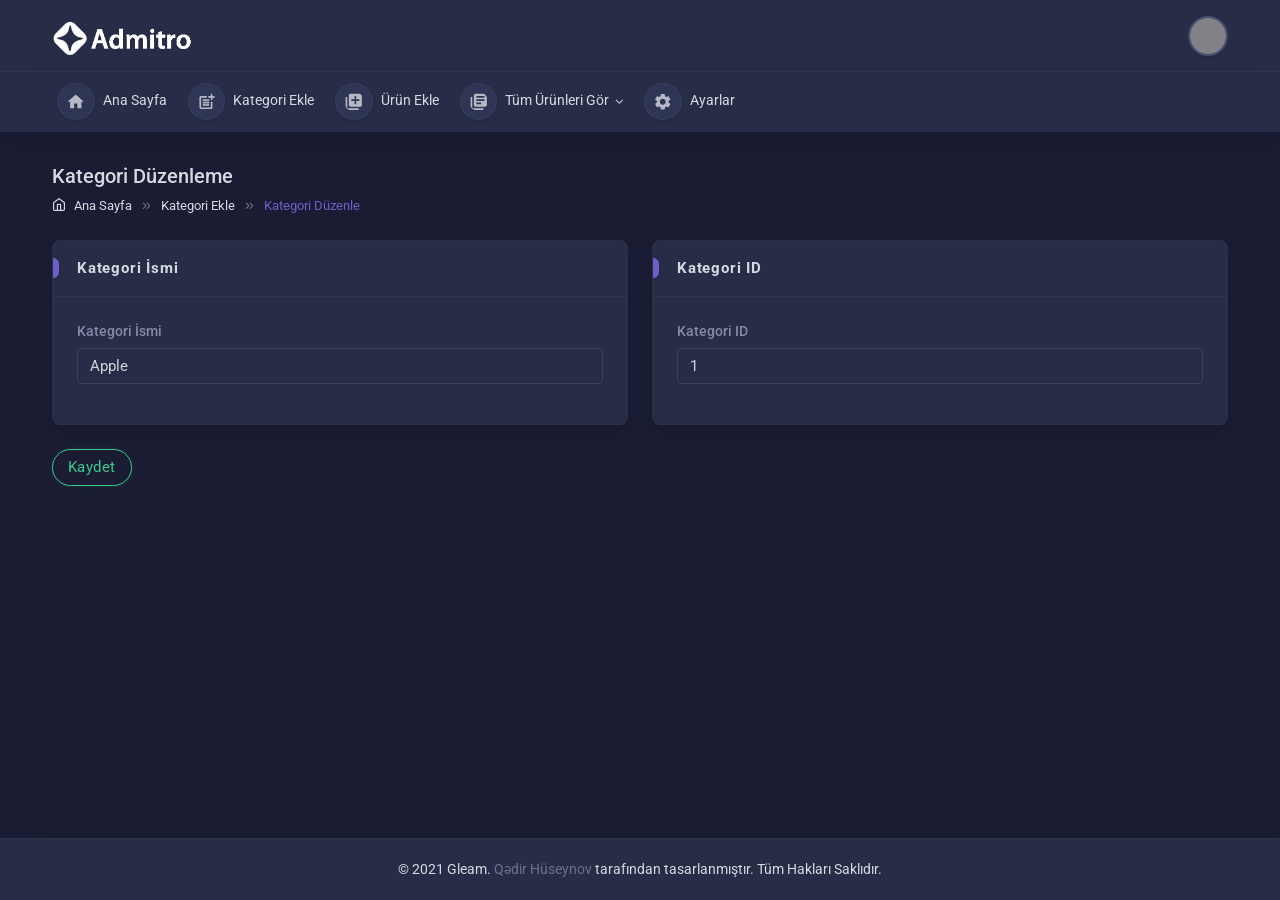
<file: kategori-duzenleme.html>
<!DOCTYPE html>
<html lang="en" dir="ltr">

<head>

	<!-- Meta data -->
	<meta charset="UTF-8">
	<meta name='viewport' content='width=device-width, initial-scale=1.0, user-scalable=0'>
	<meta content="Admitro - Admin Panel HTML template" name="description">
	<meta content="Spruko Technologies Private Limited" name="author">
	<meta name="keywords"
		content="admin panel ui, user dashboard template, web application templates, premium admin templates, html css admin templates, premium admin templates, best admin template bootstrap 4, dark admin template, bootstrap 4 template admin, responsive admin template, bootstrap panel template, bootstrap simple dashboard, html web app template, bootstrap report template, modern admin template, nice admin template" />

	<!-- Title -->
	<title>Kategori Düzenleme</title>

	<!--Favicon -->
	<link rel="icon" href="../../assets/images/brand/favicon.ico" type="image/x-icon" />

	<!--Bootstrap css -->
	<link href="../../assets/plugins/bootstrap/css/bootstrap.min.css" rel="stylesheet">

	<!-- Style css -->
	<link href="../../assets/css/style.css" rel="stylesheet" />
	<link href="../../assets/css/dark.css" rel="stylesheet" />
	<link href="../../assets/css/skin-modes.css" rel="stylesheet" />

	<!-- Animate css -->
	<link href="../../assets/css/animated.css" rel="stylesheet" />

	<!-- P-scroll bar css-->
	<link href="../../assets/plugins/p-scrollbar/p-scrollbar.css" rel="stylesheet" />

	<!---Icons css-->
	<link href="../../assets/css/icons.css" rel="stylesheet" />

	<!-- Simplebar css -->
	<link rel="stylesheet" href="../../assets/plugins/simplebar/css/simplebar.css">

	<!-- INTERNAL Select2 css -->
	<link href="../../assets/plugins/select2/select2.min.css" rel="stylesheet" />

	<!-- Color Skin css -->
	<link id="theme" href="../../assets/colors/color1.css" rel="stylesheet" type="text/css" />

</head>

<body class="app dark-mode">

	<!---Global-loader-->
	<div id="global-loader">
		<img src="../../assets/images/svgs/loader.svg" alt="loader">
	</div>
	<!--- End Global-loader-->

	<!-- Page -->
	<div class="page">
		<div class="page-main">

			<!--header-->
			<div class="hor-header header top-header">
				<div class="container">
					<div class="d-flex">
						<a class="animated-arrow hor-toggle horizontal-navtoggle"><span></span></a>
						<a class="header-brand" href="index.html">
							<img src="../../assets/images/brand/logo.png" class="header-brand-img desktop-lgo"
								alt="Admitro logo">
							<img src="../../assets/images/brand/logo1.png" class="header-brand-img dark-logo"
								alt="Admitro logo">
							<img src="../../assets/images/brand/favicon.png" class="header-brand-img mobile-logo"
								alt="Admitro logo">
							<img src="../../assets/images/brand/favicon1.png" class="header-brand-img darkmobile-logo"
								alt="Admitro logo">
						</a>
						<div class="d-flex order-lg-2 ml-auto">
							<div class="dropdown profile-dropdown">
								<a href="#" class="nav-link pr-0 leading-none" data-toggle="dropdown">
									<span>
										<img src="../../assets/images/users/2.jpg" alt="img"
											class="avatar avatar-md brround">
									</span>
								</a>
								<div class="dropdown-menu dropdown-menu-right dropdown-menu-arrow animated">
									<div class="text-center">
										<a href="#"
											class="dropdown-item text-center user pb-0 font-weight-bold">Kadir</a>
										<span class="text-center user-semi-title">Web Developer</span>
										<div class="dropdown-divider"></div>
									</div>
									<a class="dropdown-item d-flex" href="giris.html">
										<svg class="header-icon mr-3" xmlns="http://www.w3.org/2000/svg"
											enable-background="new 0 0 24 24" height="24" viewBox="0 0 24 24"
											width="24">
											<g>
												<rect fill="none" height="24" width="24" />
											</g>
											<g>
												<path
													d="M11,7L9.6,8.4l2.6,2.6H2v2h10.2l-2.6,2.6L11,17l5-5L11,7z M20,19h-8v2h8c1.1,0,2-0.9,2-2V5c0-1.1-0.9-2-2-2h-8v2h8V19z" />
											</g>
										</svg>
										<div class="">Çıkış Yap</div>
									</a>
								</div>
							</div>
						</div>
					</div>
				</div>
			</div>
			<!--/header-->

			<!--/Horizontal-main -->
			<div class="sticky">
				<div class="horizontal-main hor-menu clearfix">
					<div class="horizontal-mainwrapper container clearfix">
						<!--Nav-->
						<nav class="horizontalMenu clearfix">
							<ul class="horizontalMenu-list">
								<li aria-haspopup="true">
									<a href="index.html" class="sub-icon">
										<svg class="hor-icon" xmlns="http://www.w3.org/2000/svg" height="24"
											viewBox="0 0 24 24" width="24">
											<path d="M0 0h24v24H0z" fill="none" />
											<path d="M10 20v-6h4v6h5v-8h3L12 3 2 12h3v8z" />
										</svg>
										Ana Sayfa
									</a>
								</li>
								<li aria-haspopup="true">
									<a href="kategori-ekle.html" class="sub-icon">
										<svg class="hor-icon" xmlns="http://www.w3.org/2000/svg"
											enable-background="new 0 0 24 24" height="24" viewBox="0 0 24 24"
											width="24">
											<g>
												<rect fill="none" height="24" width="24" />
											</g>
											<g>
												<g />
												<g>
													<path
														d="M17,19.22H5V7h7V5H5C3.9,5,3,5.9,3,7v12c0,1.1,0.9,2,2,2h12c1.1,0,2-0.9,2-2v-7h-2V19.22z" />
													<path
														d="M19,2h-2v3h-3c0.01,0.01,0,2,0,2h3v2.99c0.01,0.01,2,0,2,0V7h3V5h-3V2z" />
													<rect height="2" width="8" x="7" y="9" />
													<polygon points="7,12 7,14 15,14 15,12 12,12" />
													<rect height="2" width="8" x="7" y="15" />
												</g>
											</g>
										</svg>
										Kategori Ekle
									</a>
								</li>
								<li aria-haspopup="true">
									<a href="urun-ekle.html" class="sub-icon">
										<svg class="hor-icon" xmlns="http://www.w3.org/2000/svg" viewBox="0 0 24 24"
											fill="black" width="18px" height="18px">
											<path d="M0 0h24v24H0z" fill="none" />
											<path
												d="M4 6H2v14c0 1.1.9 2 2 2h14v-2H4V6zm16-4H8c-1.1 0-2 .9-2 2v12c0 1.1.9 2 2 2h12c1.1 0 2-.9 2-2V4c0-1.1-.9-2-2-2zm-1 9h-4v4h-2v-4H9V9h4V5h2v4h4v2z" />
										</svg>
										Ürün Ekle
									</a>
								</li>
								<li aria-haspopup="true">
									<a href="urunleri-goruntule.html" class="sub-icon">
										<svg class="hor-icon" xmlns="http://www.w3.org/2000/svg" viewBox="0 0 24 24"
											fill="black" width="18px" height="18px">
											<path d="M0 0h24v24H0z" fill="none" />
											<path
												d="M4 6H2v14c0 1.1.9 2 2 2h14v-2H4V6zm16-4H8c-1.1 0-2 .9-2 2v12c0 1.1.9 2 2 2h12c1.1 0 2-.9 2-2V4c0-1.1-.9-2-2-2zm-1 9H9V9h10v2zm-4 4H9v-2h6v2zm4-8H9V5h10v2z" />
										</svg>
										Tüm Ürünleri Gör <i class="fa fa-angle-down horizontal-icon"></i>
                                    </a>
                                    
                                    <ul class="sub-menu">
                                        <li aria-haspopup="true"><a href="sonuclar.html"> Sonuçlar</a></li>
                                        <li aria-haspopup="true"><a href="sonuclandirmalar.html"> Sonuçlandırmalar</a></li>
                                        <li aria-haspopup="true"><a href="kazananlar.html">Kazananlar</a></li>
                                    </ul>
								</li>
								<li aria-haspopup="true">
									<a href="ayarlar.html" class="sub-icon">
										<svg class="hor-icon" xmlns="http://www.w3.org/2000/svg"
											enable-background="new 0 0 24 24" height="24" viewBox="0 0 24 24"
											width="24">
											<g>
												<path d="M0,0h24v24H0V0z" fill="none" />
												<path
													d="M19.14,12.94c0.04-0.3,0.06-0.61,0.06-0.94c0-0.32-0.02-0.64-0.07-0.94l2.03-1.58c0.18-0.14,0.23-0.41,0.12-0.61 l-1.92-3.32c-0.12-0.22-0.37-0.29-0.59-0.22l-2.39,0.96c-0.5-0.38-1.03-0.7-1.62-0.94L14.4,2.81c-0.04-0.24-0.24-0.41-0.48-0.41 h-3.84c-0.24,0-0.43,0.17-0.47,0.41L9.25,5.35C8.66,5.59,8.12,5.92,7.63,6.29L5.24,5.33c-0.22-0.08-0.47,0-0.59,0.22L2.74,8.87 C2.62,9.08,2.66,9.34,2.86,9.48l2.03,1.58C4.84,11.36,4.8,11.69,4.8,12s0.02,0.64,0.07,0.94l-2.03,1.58 c-0.18,0.14-0.23,0.41-0.12,0.61l1.92,3.32c0.12,0.22,0.37,0.29,0.59,0.22l2.39-0.96c0.5,0.38,1.03,0.7,1.62,0.94l0.36,2.54 c0.05,0.24,0.24,0.41,0.48,0.41h3.84c0.24,0,0.44-0.17,0.47-0.41l0.36-2.54c0.59-0.24,1.13-0.56,1.62-0.94l2.39,0.96 c0.22,0.08,0.47,0,0.59-0.22l1.92-3.32c0.12-0.22,0.07-0.47-0.12-0.61L19.14,12.94z M12,15.6c-1.98,0-3.6-1.62-3.6-3.6 s1.62-3.6,3.6-3.6s3.6,1.62,3.6,3.6S13.98,15.6,12,15.6z" />
											</g>
										</svg>
										Ayarlar
									</a>
								</li>
							</ul>
						</nav>
						<!--Nav-->
					</div>
				</div>
			</div>
			<!--/Horizontal-main -->


			<!-- Hor-Content -->
			<div class="hor-content main-content">
				<div class="container">

					<!--Page header-->
					<div class="page-header">
						<div class="page-leftheader">
							<h4 class="page-title mb-0">Kategori Düzenleme</h4>
							<ol class="breadcrumb">
								<li class="breadcrumb-item"><a href="index.html"><i class="fe fe-home mr-2 fs-14"></i>Ana
										Sayfa</a>
                                </li>
                                <li class="breadcrumb-item" aria-current="page"><a href="kategori-ekle.html">Kategori Ekle</a></li>
                                <li class="breadcrumb-item active" aria-current="page"><a href="#">Kategori Düzenle</a></li>
							</ol>
						</div>
					</div>
                    <!--End Page header-->
                    
                    <form action="">
                        <div class="row">
                            <div class="col-lg-6 col-md-6">
                                <div class="card">
                                    <div class="card-header">
                                        <div class="card-title">
                                            Kategori İsmi
                                        </div>
                                    </div>
                                    <div class="card-body">
                                        <div class="form">
                                            <div class="form-group">
                                                <div class="form-group">
                                                    <label class="form-label">Kategori İsmi</label>
                                                    <input value="Apple" type="text" class="form-control" id="catNameEdit" placeholder="Kategori ismi düzenle..">
                                                </div>
                                            </div>
                                        </div>
                                    </div>
                                </div>
                            </div>
                            <div class="col-lg-6 col-md-6">
                                <div class="card">
                                    <div class="card-header">
                                        <div class="card-title">
                                            Kategori ID
                                        </div>
                                    </div>
                                    <div class="card-body">
                                        <div class="form">
                                            <div class="form-group">
                                                <div class="form-group">
                                                    <label class="form-label">Kategori ID</label>
                                                    <input value="1" type="text" class="form-control" id="catNameId" placeholder="ID düzenle..">
                                                </div>
                                            </div>
                                        </div>
                                    </div>
                                </div>
                            </div>
                        </div>
                        <button type="submit" class="btn btn-outline-success btn-pill">Kaydet</button>
                    </form>
				</div>
			</div>
			<!-- End hor-content-->
		</div>


		<!--Footer-->
		<footer class="footer">
			<div class="container">
				<div class="row align-items-center flex-row-reverse">
					<div class="col-md-12 col-sm-12 text-center">
						© 2021 Gleam. <a target="_blank" href="https://www.instagram.com/qed1r/">Qədir Hüseynov</a>
						tarafından tasarlanmıştır. Tüm Hakları Saklıdır.
					</div>
				</div>
			</div>
		</footer>
		<!-- End Footer-->

	</div>
	<!-- End Page -->

	<!-- Back to top -->
	<a href="#top" id="back-to-top"><i class="fe fe-chevrons-up"></i></a>

	<!-- Jquery js-->
	<script src="../../assets/js/jquery-3.5.1.min.js"></script>

	<!-- Bootstrap4 js-->
	<script src="../../assets/plugins/bootstrap/popper.min.js"></script>
	<script src="../../assets/plugins/bootstrap/js/bootstrap.min.js"></script>

	<!--Othercharts js-->
	<script src="../../assets/plugins/othercharts/jquery.sparkline.min.js"></script>

	<!-- Circle-progress js-->
	<script src="../../assets/js/circle-progress.min.js"></script>

	<!-- Jquery-rating js-->
	<script src="../../assets/plugins/rating/jquery.rating-stars.js"></script>

	<!--Horizontal-menu js-->
	<script src="../../assets/plugins/horizontal-menu/horizontal-menu.js"></script>

	<!-- Sticky js-->
	<script src="../../assets/js/stiky.js"></script>

	<!-- P-scroll js-->
	<script src="../../assets/plugins/p-scrollbar/p-scrollbar.js"></script>
	<script src="../../assets/plugins/p-scrollbar/p-scroll.js"></script>

	<!--INTERNAL Peitychart js-->
	<script src="../../assets/plugins/peitychart/jquery.peity.min.js"></script>
	<script src="../../assets/plugins/peitychart/peitychart.init.js"></script>

	<!--INTERNAL Apexchart js-->
	<script src="../../assets/js/apexcharts.js"></script>

	<!--INTERNAL ECharts js-->
	<script src="../../assets/plugins/echarts/echarts.js"></script>

	<!--INTERNAL Chart js -->
	<script src="../../assets/plugins/chart/chart.bundle.js"></script>
	<script src="../../assets/plugins/chart/utils.js"></script>

	<!-- INTERNAL Select2 js -->
	<script src="../../assets/plugins/select2/select2.full.min.js"></script>
	<script src="../../assets/js/select2.js"></script>

	<!--INTERNAL Moment js-->
	<script src="../../assets/plugins/moment/moment.js"></script>

	<!--INTERNAL Index js-->
	<script src="../../assets/js/index1.js"></script>

	<!-- Simplebar JS -->
	<script src="../../assets/plugins/simplebar/js/simplebar.min.js"></script>

	<!-- Custom js-->
	<script src="../../assets/js/custom.js"></script>

</body>

</html>
</file>
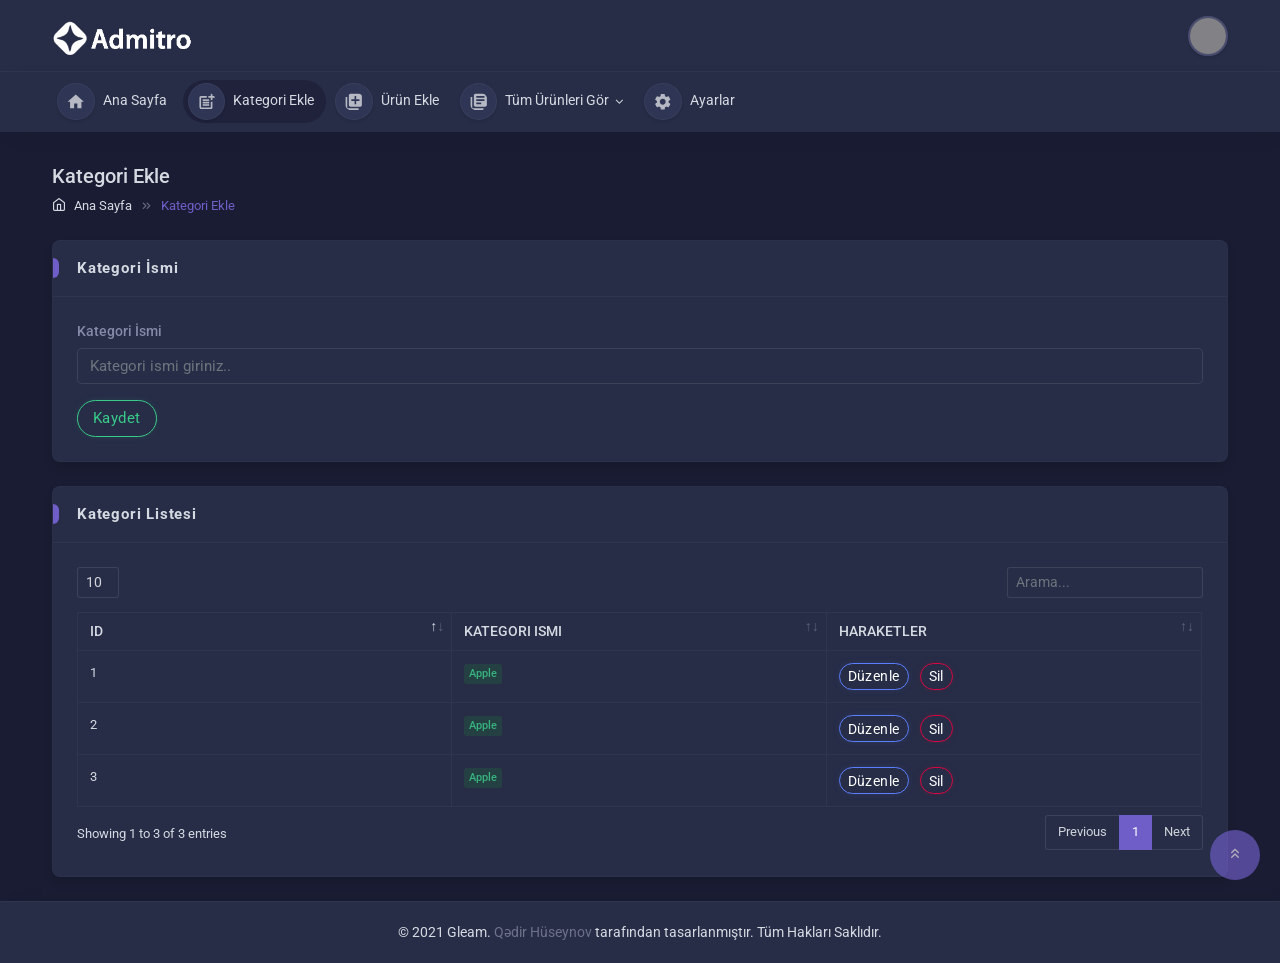
<file: kategori-ekle.html>
<!DOCTYPE html>
<html lang="en" dir="ltr">

<head>

	<!-- Meta data -->
	<meta charset="UTF-8">
	<meta name='viewport' content='width=device-width, initial-scale=1.0, user-scalable=0'>
	<meta content="Admitro - Admin Panel HTML template" name="description">
	<meta content="Spruko Technologies Private Limited" name="author">
	<meta name="keywords"
		content="admin panel ui, user dashboard template, web application templates, premium admin templates, html css admin templates, premium admin templates, best admin template bootstrap 4, dark admin template, bootstrap 4 template admin, responsive admin template, bootstrap panel template, bootstrap simple dashboard, html web app template, bootstrap report template, modern admin template, nice admin template" />

	<!-- Title -->
	<title>Kategori Ekle</title>

	<!--Favicon -->
	<link rel="icon" href="../../assets/images/brand/favicon.ico" type="image/x-icon" />

	<!--Bootstrap css -->
	<link href="../../assets/plugins/bootstrap/css/bootstrap.min.css" rel="stylesheet">

	<!-- Style css -->
	<link href="../../assets/css/style.css" rel="stylesheet" />
	<link href="../../assets/css/dark.css" rel="stylesheet" />
	<link href="../../assets/css/skin-modes.css" rel="stylesheet" />

	<!-- Animate css -->
	<link href="../../assets/css/animated.css" rel="stylesheet" />

	<!-- P-scroll bar css-->
	<link href="../../assets/plugins/p-scrollbar/p-scrollbar.css" rel="stylesheet" />

	<!---Icons css-->
    <link href="../../assets/css/icons.css" rel="stylesheet" />
    
    <!-- Data table css -->
	<link href="../../assets/plugins/datatable/css/dataTables.bootstrap4.min.css" rel="stylesheet" />
	<link href="../../assets/plugins/datatable/css/buttons.bootstrap4.min.css" rel="stylesheet">
	<link href="../../assets/plugins/datatable/responsive.bootstrap4.min.css" rel="stylesheet" />

	<!-- Simplebar css -->
	<link rel="stylesheet" href="../../assets/plugins/simplebar/css/simplebar.css">

	<!-- INTERNAL Select2 css -->
	<link href="../../assets/plugins/select2/select2.min.css" rel="stylesheet" />

	<!-- Color Skin css -->
	<link id="theme" href="../../assets/colors/color1.css" rel="stylesheet" type="text/css" />

</head>

<body class="app dark-mode">

	<!---Global-loader-->
	<div id="global-loader">
		<img src="../../assets/images/svgs/loader.svg" alt="loader">
	</div>
	<!--- End Global-loader-->

	<!-- Page -->
	<div class="page">
		<div class="page-main">

			<!--header-->
			<div class="hor-header header top-header">
				<div class="container">
					<div class="d-flex">
						<a class="animated-arrow hor-toggle horizontal-navtoggle"><span></span></a>
						<a class="header-brand" href="index.html">
							<img src="../../assets/images/brand/logo.png" class="header-brand-img desktop-lgo"
								alt="Admitro logo">
							<img src="../../assets/images/brand/logo1.png" class="header-brand-img dark-logo"
								alt="Admitro logo">
							<img src="../../assets/images/brand/favicon.png" class="header-brand-img mobile-logo"
								alt="Admitro logo">
							<img src="../../assets/images/brand/favicon1.png" class="header-brand-img darkmobile-logo"
								alt="Admitro logo">
						</a>
						<div class="d-flex order-lg-2 ml-auto">
							<div class="dropdown profile-dropdown">
								<a href="#" class="nav-link pr-0 leading-none" data-toggle="dropdown">
									<span>
										<img src="../../assets/images/users/2.jpg" alt="img"
											class="avatar avatar-md brround">
									</span>
								</a>
								<div class="dropdown-menu dropdown-menu-right dropdown-menu-arrow animated">
									<div class="text-center">
										<a href="#"
											class="dropdown-item text-center user pb-0 font-weight-bold">Kadir</a>
										<span class="text-center user-semi-title">Web Developer</span>
										<div class="dropdown-divider"></div>
									</div>
									<a class="dropdown-item d-flex" href="giris.html">
										<svg class="header-icon mr-3" xmlns="http://www.w3.org/2000/svg"
											enable-background="new 0 0 24 24" height="24" viewBox="0 0 24 24"
											width="24">
											<g>
												<rect fill="none" height="24" width="24" />
											</g>
											<g>
												<path
													d="M11,7L9.6,8.4l2.6,2.6H2v2h10.2l-2.6,2.6L11,17l5-5L11,7z M20,19h-8v2h8c1.1,0,2-0.9,2-2V5c0-1.1-0.9-2-2-2h-8v2h8V19z" />
											</g>
										</svg>
										<div class="">Çıkış Yap</div>
									</a>
								</div>
							</div>
						</div>
					</div>
				</div>
			</div>
			<!--/header-->

			<!--/Horizontal-main -->
			<div class="sticky">
				<div class="horizontal-main hor-menu clearfix">
					<div class="horizontal-mainwrapper container clearfix">
						<!--Nav-->
						<nav class="horizontalMenu clearfix">
							<ul class="horizontalMenu-list">
								<li aria-haspopup="true">
									<a href="index.html" class="sub-icon">
										<svg class="hor-icon" xmlns="http://www.w3.org/2000/svg" height="24"
											viewBox="0 0 24 24" width="24">
											<path d="M0 0h24v24H0z" fill="none" />
											<path d="M10 20v-6h4v6h5v-8h3L12 3 2 12h3v8z" />
										</svg>
										Ana Sayfa
									</a>
								</li>
								<li aria-haspopup="true">
									<a href="kategori-ekle.html" class="sub-icon">
										<svg class="hor-icon" xmlns="http://www.w3.org/2000/svg"
											enable-background="new 0 0 24 24" height="24" viewBox="0 0 24 24"
											width="24">
											<g>
												<rect fill="none" height="24" width="24" />
											</g>
											<g>
												<g />
												<g>
													<path
														d="M17,19.22H5V7h7V5H5C3.9,5,3,5.9,3,7v12c0,1.1,0.9,2,2,2h12c1.1,0,2-0.9,2-2v-7h-2V19.22z" />
													<path
														d="M19,2h-2v3h-3c0.01,0.01,0,2,0,2h3v2.99c0.01,0.01,2,0,2,0V7h3V5h-3V2z" />
													<rect height="2" width="8" x="7" y="9" />
													<polygon points="7,12 7,14 15,14 15,12 12,12" />
													<rect height="2" width="8" x="7" y="15" />
												</g>
											</g>
										</svg>
										Kategori Ekle
									</a>
								</li>
								<li aria-haspopup="true">
									<a href="urun-ekle.html" class="sub-icon">
										<svg class="hor-icon" xmlns="http://www.w3.org/2000/svg" viewBox="0 0 24 24"
											fill="black" width="18px" height="18px">
											<path d="M0 0h24v24H0z" fill="none" />
											<path
												d="M4 6H2v14c0 1.1.9 2 2 2h14v-2H4V6zm16-4H8c-1.1 0-2 .9-2 2v12c0 1.1.9 2 2 2h12c1.1 0 2-.9 2-2V4c0-1.1-.9-2-2-2zm-1 9h-4v4h-2v-4H9V9h4V5h2v4h4v2z" />
										</svg>
										Ürün Ekle
									</a>
								</li>
								<li aria-haspopup="true">
									<a href="urunleri-goruntule.html" class="sub-icon">
										<svg class="hor-icon" xmlns="http://www.w3.org/2000/svg" viewBox="0 0 24 24"
											fill="black" width="18px" height="18px">
											<path d="M0 0h24v24H0z" fill="none" />
											<path
												d="M4 6H2v14c0 1.1.9 2 2 2h14v-2H4V6zm16-4H8c-1.1 0-2 .9-2 2v12c0 1.1.9 2 2 2h12c1.1 0 2-.9 2-2V4c0-1.1-.9-2-2-2zm-1 9H9V9h10v2zm-4 4H9v-2h6v2zm4-8H9V5h10v2z" />
										</svg>
										Tüm Ürünleri Gör <i class="fa fa-angle-down horizontal-icon"></i>
                                    </a>
                                    
                                    <ul class="sub-menu">
                                        <li aria-haspopup="true"><a href="sonuclar.html"> Sonuçlar</a></li>
                                        <li aria-haspopup="true"><a href="sonuclandirmalar.html"> Sonuçlandırmalar</a></li>
                                        <li aria-haspopup="true"><a href="kazananlar.html">Kazananlar</a></li>
                                    </ul>
								</li>
								<li aria-haspopup="true">
									<a href="ayarlar.html" class="sub-icon">
										<svg class="hor-icon" xmlns="http://www.w3.org/2000/svg"
											enable-background="new 0 0 24 24" height="24" viewBox="0 0 24 24"
											width="24">
											<g>
												<path d="M0,0h24v24H0V0z" fill="none" />
												<path
													d="M19.14,12.94c0.04-0.3,0.06-0.61,0.06-0.94c0-0.32-0.02-0.64-0.07-0.94l2.03-1.58c0.18-0.14,0.23-0.41,0.12-0.61 l-1.92-3.32c-0.12-0.22-0.37-0.29-0.59-0.22l-2.39,0.96c-0.5-0.38-1.03-0.7-1.62-0.94L14.4,2.81c-0.04-0.24-0.24-0.41-0.48-0.41 h-3.84c-0.24,0-0.43,0.17-0.47,0.41L9.25,5.35C8.66,5.59,8.12,5.92,7.63,6.29L5.24,5.33c-0.22-0.08-0.47,0-0.59,0.22L2.74,8.87 C2.62,9.08,2.66,9.34,2.86,9.48l2.03,1.58C4.84,11.36,4.8,11.69,4.8,12s0.02,0.64,0.07,0.94l-2.03,1.58 c-0.18,0.14-0.23,0.41-0.12,0.61l1.92,3.32c0.12,0.22,0.37,0.29,0.59,0.22l2.39-0.96c0.5,0.38,1.03,0.7,1.62,0.94l0.36,2.54 c0.05,0.24,0.24,0.41,0.48,0.41h3.84c0.24,0,0.44-0.17,0.47-0.41l0.36-2.54c0.59-0.24,1.13-0.56,1.62-0.94l2.39,0.96 c0.22,0.08,0.47,0,0.59-0.22l1.92-3.32c0.12-0.22,0.07-0.47-0.12-0.61L19.14,12.94z M12,15.6c-1.98,0-3.6-1.62-3.6-3.6 s1.62-3.6,3.6-3.6s3.6,1.62,3.6,3.6S13.98,15.6,12,15.6z" />
											</g>
										</svg>
										Ayarlar
									</a>
								</li>
							</ul>
						</nav>
						<!--Nav-->
					</div>
				</div>
			</div>
			<!--/Horizontal-main -->


			<!-- Hor-Content -->
			<div class="hor-content main-content">
				<div class="container">

					<!--Page header-->
					<div class="page-header">
						<div class="page-leftheader">
							<h4 class="page-title mb-0">Kategori Ekle</h4>
							<ol class="breadcrumb">
								<li class="breadcrumb-item"><a href="index.html"><i class="fe fe-home mr-2 fs-14"></i>Ana
										Sayfa</a>
                                </li>
                                <li class="breadcrumb-item active" aria-current="page"><a href="#">Kategori Ekle</a></li>
							</ol>
						</div>
					</div>
                    <!--End Page header-->
                    
                    <form action="">
                        <div class="row">
                            <div class="col-sm-12">
                                <div class="card">
                                    <div class="card-header">
                                        <div class="card-title">
                                            Kategori İsmi
                                        </div>
                                    </div>
                                    <div class="card-body">
                                        <div class="form">
                                            <div class="form-group">
                                                <div class="form-group">
                                                    <label class="form-label">Kategori İsmi</label>
                                                    <input type="text" class="form-control" id="catAdd" placeholder="Kategori ismi giriniz..">
                                                </div>
                                            </div>
                                            <button type="submit" class="btn btn-outline-success btn-pill">Kaydet</button>
                                        </div>
                                    </div>
                                </div>
                            </div>
                        </div>
                    </form>

                    <div class="row">
						<div class="col-12">
							<div class="card">
								<div class="card-header">
									<div class="card-title">Kategori Listesi</div>
								</div>
								<div class="card-body">
									<div class="table-responsive">
										<table class="table table-bordered text-nowrap" name="catTable" id="example-2">
											<thead>
												<tr>
													<th class="wd-15p w-25 border-bottom-0">ID</th>
													<th class="wd-15p border-bottom-0">Kategori ismi</th>
													<th class="wd-15p border-bottom-0">Haraketler</th>
												</tr>
											</thead>
											<tbody>
												<tr>
													<td>1</td>
													<td class="w-25"><span class="badge badge-success-light">Apple</span></td>
													<td class="w-25">
														<a href="kategori-duzenleme.html" class="btn btn-outline-info btn-pill btn-info btn-sm mr-2">Düzenle</a>
														<a href="#" class="btn btn-outline-danger btn-pill btn-danger btn-sm">Sil</a>
													</td>
												</tr>
												<tr>
													<td>2</td>
													<td><span class="badge badge-success-light">Apple</span></td>
													<td>
														<a href="kategori-duzenleme.html" class="btn btn-outline-info btn-pill btn-info btn-sm mr-2">Düzenle</a>
														<a href="#" class="btn btn-outline-danger btn-pill btn-danger btn-sm">Sil</a>
													</td>
												</tr>
												<tr>
													<td>3</td>
													<td><span class="badge badge-success-light">Apple</span></td>
													<td>
														<a href="kategori-duzenleme.html" class="btn btn-outline-info btn-pill btn-info btn-sm mr-2">Düzenle</a>
														<a href="#" class="btn btn-outline-danger btn-pill btn-danger btn-sm">Sil</a>
													</td>
												</tr>
											</tbody>
										</table>
									</div>
								</div>
							</div>
						</div>
					</div>
				</div>
			</div>
			<!-- End hor-content-->
		</div>


		<!--Footer-->
		<footer class="footer">
			<div class="container">
				<div class="row align-items-center flex-row-reverse">
					<div class="col-md-12 col-sm-12 text-center">
						© 2021 Gleam. <a target="_blank" href="https://www.instagram.com/qed1r/">Qədir Hüseynov</a>
						tarafından tasarlanmıştır. Tüm Hakları Saklıdır.
					</div>
				</div>
			</div>
		</footer>
		<!-- End Footer-->

	</div>
	<!-- End Page -->

	<!-- Back to top -->
	<a href="#top" id="back-to-top"><i class="fe fe-chevrons-up"></i></a>

	<!-- Jquery js-->
	<script src="../../assets/js/jquery-3.5.1.min.js"></script>

	<!-- Bootstrap4 js-->
	<script src="../../assets/plugins/bootstrap/popper.min.js"></script>
	<script src="../../assets/plugins/bootstrap/js/bootstrap.min.js"></script>

	<!--Othercharts js-->
	<script src="../../assets/plugins/othercharts/jquery.sparkline.min.js"></script>

	<!-- Circle-progress js-->
	<script src="../../assets/js/circle-progress.min.js"></script>

	<!-- Jquery-rating js-->
	<script src="../../assets/plugins/rating/jquery.rating-stars.js"></script>

	<!--Horizontal-menu js-->
	<script src="../../assets/plugins/horizontal-menu/horizontal-menu.js"></script>

	<!-- Sticky js-->
	<script src="../../assets/js/stiky.js"></script>

	<!-- P-scroll js-->
	<script src="../../assets/plugins/p-scrollbar/p-scrollbar.js"></script>
    <script src="../../assets/plugins/p-scrollbar/p-scroll.js"></script>
    
    <!-- INTERNAL Data tables -->
	<script src="../../assets/plugins/datatable/js/jquery.dataTables.js"></script>
	<script src="../../assets/plugins/datatable/js/dataTables.bootstrap4.js"></script>
	<script src="../../assets/plugins/datatable/js/dataTables.buttons.min.js"></script>
	<script src="../../assets/plugins/datatable/js/buttons.bootstrap4.min.js"></script>
	<script src="../../assets/plugins/datatable/js/jszip.min.js"></script>
	<script src="../../assets/plugins/datatable/js/pdfmake.min.js"></script>
	<script src="../../assets/plugins/datatable/js/vfs_fonts.js"></script>
	<script src="../../assets/plugins/datatable/js/buttons.html5.min.js"></script>
	<script src="../../assets/plugins/datatable/js/buttons.print.min.js"></script>
	<script src="../../assets/plugins/datatable/js/buttons.colVis.min.js"></script>
	<script src="../../assets/plugins/datatable/dataTables.responsive.min.js"></script>
	<script src="../../assets/plugins/datatable/responsive.bootstrap4.min.js"></script>
	<script src="../../assets/js/datatables.js"></script>


	<!--INTERNAL Peitychart js-->
	<script src="../../assets/plugins/peitychart/jquery.peity.min.js"></script>
	<script src="../../assets/plugins/peitychart/peitychart.init.js"></script>

	<!--INTERNAL Apexchart js-->
	<script src="../../assets/js/apexcharts.js"></script>

	<!--INTERNAL ECharts js-->
	<script src="../../assets/plugins/echarts/echarts.js"></script>

	<!--INTERNAL Chart js -->
	<script src="../../assets/plugins/chart/chart.bundle.js"></script>
	<script src="../../assets/plugins/chart/utils.js"></script>

	<!-- INTERNAL Select2 js -->
	<script src="../../assets/plugins/select2/select2.full.min.js"></script>
	<script src="../../assets/js/select2.js"></script>

	<!--INTERNAL Moment js-->
	<script src="../../assets/plugins/moment/moment.js"></script>

	<!--INTERNAL Index js-->
	<script src="../../assets/js/index1.js"></script>

	<!-- Simplebar JS -->
	<script src="../../assets/plugins/simplebar/js/simplebar.min.js"></script>

	<!-- Custom js-->
	<script src="../../assets/js/custom.js"></script>

</body>

</html>
</file>
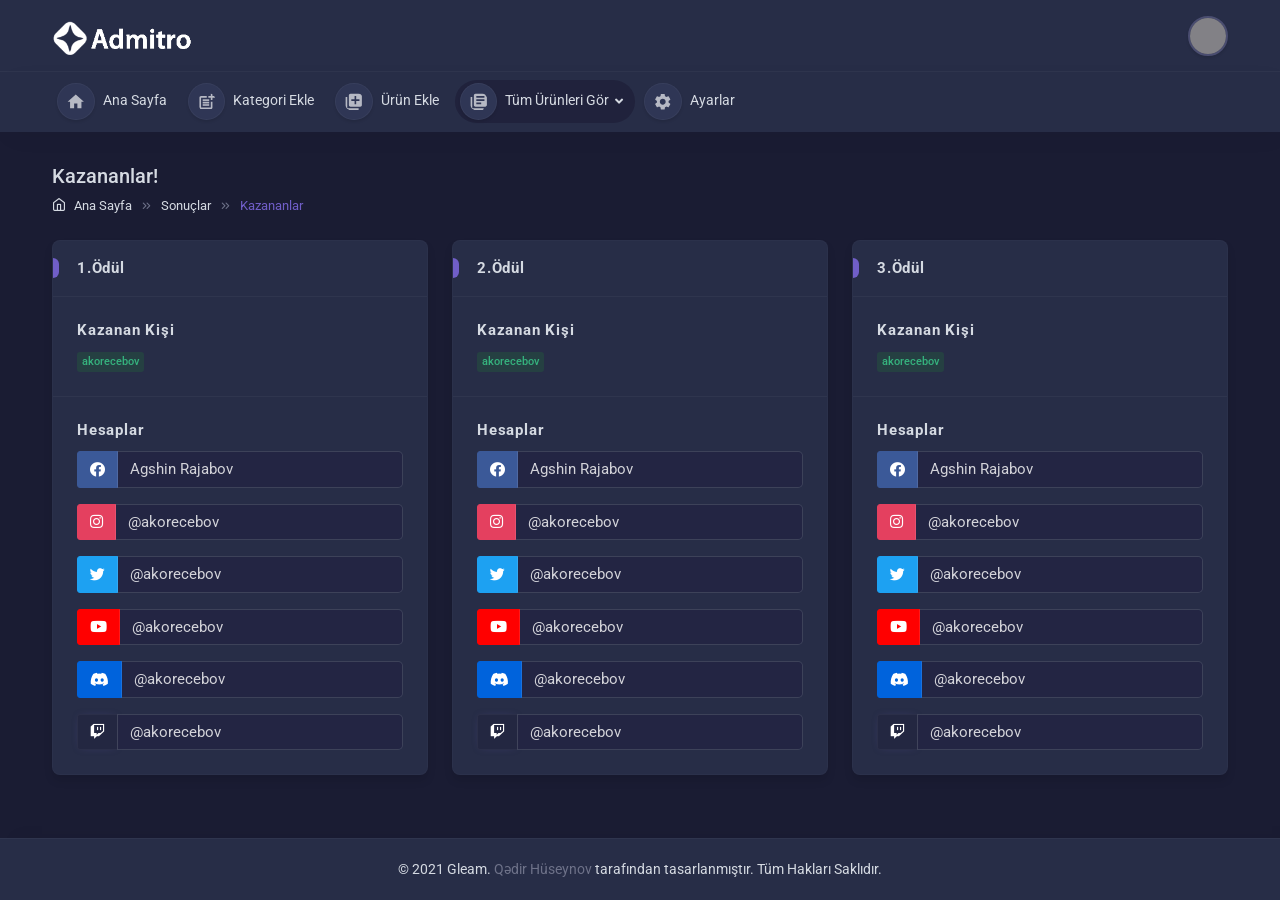
<file: kazananlar.html>
<!DOCTYPE html>
<html lang="en" dir="ltr">

<head>

	<!-- Meta data -->
	<meta charset="UTF-8">
	<meta name='viewport' content='width=device-width, initial-scale=1.0, user-scalable=0'>
	<meta content="Admitro - Admin Panel HTML template" name="description">
	<meta content="Spruko Technologies Private Limited" name="author">
	<meta name="keywords"
		content="admin panel ui, user dashboard template, web application templates, premium admin templates, html css admin templates, premium admin templates, best admin template bootstrap 4, dark admin template, bootstrap 4 template admin, responsive admin template, bootstrap panel template, bootstrap simple dashboard, html web app template, bootstrap report template, modern admin template, nice admin template" />

	<!-- Title -->
	<title>Kazananlar</title>

	<!--Favicon -->
	<link rel="icon" href="../../assets/images/brand/favicon.ico" type="image/x-icon" />

	<!--Bootstrap css -->
	<link href="../../assets/plugins/bootstrap/css/bootstrap.min.css" rel="stylesheet">

	<!-- Style css -->
	<link href="../../assets/css/style.css" rel="stylesheet" />
	<link href="../../assets/css/dark.css" rel="stylesheet" />
	<link href="../../assets/css/skin-modes.css" rel="stylesheet" />

	<!-- Animate css -->
	<link href="../../assets/css/animated.css" rel="stylesheet" />

	<!-- P-scroll bar css-->
	<link href="../../assets/plugins/p-scrollbar/p-scrollbar.css" rel="stylesheet" />

	<!---Icons css-->
	<link href="../../assets/css/icons.css" rel="stylesheet" />

	<!-- Simplebar css -->
	<link rel="stylesheet" href="../../assets/plugins/simplebar/css/simplebar.css">

	<!-- INTERNAL Select2 css -->
	<link href="../../assets/plugins/select2/select2.min.css" rel="stylesheet" />

	<!-- Color Skin css -->
    <link id="theme" href="../../assets/colors/color1.css" rel="stylesheet" type="text/css" />
    
    <!-- Fontawesome -->
    <link rel="stylesheet" href="https://cdnjs.cloudflare.com/ajax/libs/font-awesome/5.15.2/css/all.min.css"
    integrity="sha512-HK5fgLBL+xu6dm/Ii3z4xhlSUyZgTT9tuc/hSrtw6uzJOvgRr2a9jyxxT1ely+B+xFAmJKVSTbpM/CuL7qxO8w=="
    crossorigin="anonymous" />

</head>

<body class="app dark-mode">

	<!---Global-loader-->
	<div id="global-loader">
		<img src="../../assets/images/svgs/loader.svg" alt="loader">
	</div>
	<!--- End Global-loader-->

	<!-- Page -->
	<div class="page">
		<div class="page-main">

			<!--header-->
			<div class="hor-header header top-header">
				<div class="container">
					<div class="d-flex">
						<a class="animated-arrow hor-toggle horizontal-navtoggle"><span></span></a>
						<a class="header-brand" href="index.html">
							<img src="../../assets/images/brand/logo.png" class="header-brand-img desktop-lgo"
								alt="Admitro logo">
							<img src="../../assets/images/brand/logo1.png" class="header-brand-img dark-logo"
								alt="Admitro logo">
							<img src="../../assets/images/brand/favicon.png" class="header-brand-img mobile-logo"
								alt="Admitro logo">
							<img src="../../assets/images/brand/favicon1.png" class="header-brand-img darkmobile-logo"
								alt="Admitro logo">
						</a>
						<div class="d-flex order-lg-2 ml-auto">
							<div class="dropdown profile-dropdown">
								<a href="#" class="nav-link pr-0 leading-none" data-toggle="dropdown">
									<span>
										<img src="../../assets/images/users/2.jpg" alt="img"
											class="avatar avatar-md brround">
									</span>
								</a>
								<div class="dropdown-menu dropdown-menu-right dropdown-menu-arrow animated">
									<div class="text-center">
										<a href="#"
											class="dropdown-item text-center user pb-0 font-weight-bold">Kadir</a>
										<span class="text-center user-semi-title">Web Developer</span>
										<div class="dropdown-divider"></div>
									</div>
									<a class="dropdown-item d-flex" href="giris.html">
										<svg class="header-icon mr-3" xmlns="http://www.w3.org/2000/svg"
											enable-background="new 0 0 24 24" height="24" viewBox="0 0 24 24"
											width="24">
											<g>
												<rect fill="none" height="24" width="24" />
											</g>
											<g>
												<path
													d="M11,7L9.6,8.4l2.6,2.6H2v2h10.2l-2.6,2.6L11,17l5-5L11,7z M20,19h-8v2h8c1.1,0,2-0.9,2-2V5c0-1.1-0.9-2-2-2h-8v2h8V19z" />
											</g>
										</svg>
										<div class="">Çıkış Yap</div>
									</a>
								</div>
							</div>
						</div>
					</div>
				</div>
			</div>
			<!--/header-->

			<!--/Horizontal-main -->
			<div class="sticky">
				<div class="horizontal-main hor-menu clearfix">
					<div class="horizontal-mainwrapper container clearfix">
						<!--Nav-->
						<nav class="horizontalMenu clearfix">
							<ul class="horizontalMenu-list">
								<li aria-haspopup="true">
									<a href="index.html" class="sub-icon">
										<svg class="hor-icon" xmlns="http://www.w3.org/2000/svg" height="24"
											viewBox="0 0 24 24" width="24">
											<path d="M0 0h24v24H0z" fill="none" />
											<path d="M10 20v-6h4v6h5v-8h3L12 3 2 12h3v8z" />
										</svg>
										Ana Sayfa
									</a>
								</li>
								<li aria-haspopup="true">
									<a href="kategori-ekle.html" class="sub-icon">
										<svg class="hor-icon" xmlns="http://www.w3.org/2000/svg"
											enable-background="new 0 0 24 24" height="24" viewBox="0 0 24 24"
											width="24">
											<g>
												<rect fill="none" height="24" width="24" />
											</g>
											<g>
												<g />
												<g>
													<path
														d="M17,19.22H5V7h7V5H5C3.9,5,3,5.9,3,7v12c0,1.1,0.9,2,2,2h12c1.1,0,2-0.9,2-2v-7h-2V19.22z" />
													<path
														d="M19,2h-2v3h-3c0.01,0.01,0,2,0,2h3v2.99c0.01,0.01,2,0,2,0V7h3V5h-3V2z" />
													<rect height="2" width="8" x="7" y="9" />
													<polygon points="7,12 7,14 15,14 15,12 12,12" />
													<rect height="2" width="8" x="7" y="15" />
												</g>
											</g>
										</svg>
										Kategori Ekle
									</a>
								</li>
								<li aria-haspopup="true">
									<a href="urun-ekle.html" class="sub-icon">
										<svg class="hor-icon" xmlns="http://www.w3.org/2000/svg" viewBox="0 0 24 24"
											fill="black" width="18px" height="18px">
											<path d="M0 0h24v24H0z" fill="none" />
											<path
												d="M4 6H2v14c0 1.1.9 2 2 2h14v-2H4V6zm16-4H8c-1.1 0-2 .9-2 2v12c0 1.1.9 2 2 2h12c1.1 0 2-.9 2-2V4c0-1.1-.9-2-2-2zm-1 9h-4v4h-2v-4H9V9h4V5h2v4h4v2z" />
										</svg>
										Ürün Ekle
									</a>
								</li>
								<li aria-haspopup="true">
									<a href="urunleri-goruntule.html" class="sub-icon">
										<svg class="hor-icon" xmlns="http://www.w3.org/2000/svg" viewBox="0 0 24 24"
											fill="black" width="18px" height="18px">
											<path d="M0 0h24v24H0z" fill="none" />
											<path
												d="M4 6H2v14c0 1.1.9 2 2 2h14v-2H4V6zm16-4H8c-1.1 0-2 .9-2 2v12c0 1.1.9 2 2 2h12c1.1 0 2-.9 2-2V4c0-1.1-.9-2-2-2zm-1 9H9V9h10v2zm-4 4H9v-2h6v2zm4-8H9V5h10v2z" />
										</svg>
										Tüm Ürünleri Gör <i class="fas fa-angle-down horizontal-icon"></i>
                                    </a>
                                    
                                    <ul class="sub-menu">
                                        <li aria-haspopup="true"><a href="sonuclar.html"> Sonuçlar</a></li>
                                        <li aria-haspopup="true"><a href="sonuclandirmalar.html"> Sonuçlandırmalar</a></li>
                                        <li aria-haspopup="true"><a href="kazananlar.html">Kazananlar</a></li>
                                    </ul>
								</li>
								<li aria-haspopup="true">
									<a href="ayarlar.html" class="sub-icon">
										<svg class="hor-icon" xmlns="http://www.w3.org/2000/svg"
											enable-background="new 0 0 24 24" height="24" viewBox="0 0 24 24"
											width="24">
											<g>
												<path d="M0,0h24v24H0V0z" fill="none" />
												<path
													d="M19.14,12.94c0.04-0.3,0.06-0.61,0.06-0.94c0-0.32-0.02-0.64-0.07-0.94l2.03-1.58c0.18-0.14,0.23-0.41,0.12-0.61 l-1.92-3.32c-0.12-0.22-0.37-0.29-0.59-0.22l-2.39,0.96c-0.5-0.38-1.03-0.7-1.62-0.94L14.4,2.81c-0.04-0.24-0.24-0.41-0.48-0.41 h-3.84c-0.24,0-0.43,0.17-0.47,0.41L9.25,5.35C8.66,5.59,8.12,5.92,7.63,6.29L5.24,5.33c-0.22-0.08-0.47,0-0.59,0.22L2.74,8.87 C2.62,9.08,2.66,9.34,2.86,9.48l2.03,1.58C4.84,11.36,4.8,11.69,4.8,12s0.02,0.64,0.07,0.94l-2.03,1.58 c-0.18,0.14-0.23,0.41-0.12,0.61l1.92,3.32c0.12,0.22,0.37,0.29,0.59,0.22l2.39-0.96c0.5,0.38,1.03,0.7,1.62,0.94l0.36,2.54 c0.05,0.24,0.24,0.41,0.48,0.41h3.84c0.24,0,0.44-0.17,0.47-0.41l0.36-2.54c0.59-0.24,1.13-0.56,1.62-0.94l2.39,0.96 c0.22,0.08,0.47,0,0.59-0.22l1.92-3.32c0.12-0.22,0.07-0.47-0.12-0.61L19.14,12.94z M12,15.6c-1.98,0-3.6-1.62-3.6-3.6 s1.62-3.6,3.6-3.6s3.6,1.62,3.6,3.6S13.98,15.6,12,15.6z" />
											</g>
										</svg>
										Ayarlar
									</a>
								</li>
							</ul>
						</nav>
						<!--Nav-->
					</div>
				</div>
			</div>
			<!--/Horizontal-main -->


			<!-- Hor-Content -->
			<div class="hor-content main-content">
				<div class="container">

					<!--Page header-->
					<div class="page-header">
						<div class="page-leftheader">
							<h4 class="page-title mb-0">Kazananlar!</h4>
							<ol class="breadcrumb">
								<li class="breadcrumb-item"><a href="#"><i class="fe fe-home mr-2 fs-14"></i>Ana
										Sayfa</a>
                                </li>
                                <li class="breadcrumb-item"><a href="sonuclar.html">Sonuçlar</a></li>
                                <li class="breadcrumb-item active"><a href="#">Kazananlar</a></li>
							</ol>
						</div>
					</div>
                    <!--End Page header-->
                    <div class="row">
                        <div class="col-lg-4 col-md-6 col-sm-12">
                            <div class="card">
                                <div class="card-header">
                                    <div class="card-title">
                                        1.Ödül
                                    </div>
                                </div>
                                <div class="card-body">
                                    <div class="card-title">
                                        Kazanan kişi
                                    </div>
                                    <span class="badge badge-success-light">akorecebov</span>
                                </div>
                                <div class="card-body">
                                    <div class="card-title">
                                        Hesaplar
                                    </div>
                                    <div class="input-group">
                                        <div class="input-group-prepend">
                                            <div class="input-group-text btn-facebook">
                                                <i class="fab fa-facebook"></i>
                                            </div><!-- input-group-text -->
                                        </div><!-- input-group-prepend -->
                                        <input class="form-control" id="tpBasic" value="Agshin Rajabov" disabled type="text">
                                    </div>

                                    <div class="input-group mt-4">
                                        <div class="input-group-prepend">
                                            <div class="input-group-text btn-instagram">
                                                <i class="fab fa-instagram"></i>
                                            </div><!-- input-group-text -->
                                        </div><!-- input-group-prepend -->
                                        <input class="form-control" id="tpBasic" value="@akorecebov" disabled type="text">
                                    </div>

                                    <div class="input-group mt-4">
                                        <div class="input-group-prepend">
                                            <div class="input-group-text btn-twitter">
                                                <i class="fab fa-twitter"></i>
                                            </div><!-- input-group-text -->
                                        </div><!-- input-group-prepend -->
                                        <input class="form-control" id="tpBasic" value="@akorecebov" disabled type="text">
                                    </div>

                                    
                                    <div class="input-group mt-4">
                                        <div class="input-group-prepend">
                                            <div class="input-group-text btn-youtube">
                                                <i class="fab fa-youtube"></i>
                                            </div><!-- input-group-text -->
                                        </div><!-- input-group-prepend -->
                                        <input class="form-control" id="tpBasic" value="@akorecebov" disabled type="text">
                                    </div>

                                    <div class="input-group mt-4">
                                        <div class="input-group-prepend">
                                            <div class="input-group-text btn-flickr">
                                                <i class="fab fa-discord"></i>
                                            </div><!-- input-group-text -->
                                        </div><!-- input-group-prepend -->
                                        <input class="form-control" id="tpBasic" value="@akorecebov" disabled type="text">
                                    </div>

                                    <div class="input-group mt-4">
                                        <div class="input-group-prepend">
                                            <div class="input-group-text btn-primary">
                                                <i class="fab fa-twitch"></i>
                                            </div><!-- input-group-text -->
                                        </div><!-- input-group-prepend -->
                                        <input class="form-control" id="tpBasic" value="@akorecebov" disabled type="text">
                                    </div>
                                </div>
                            </div>
                        </div>
                        <div class="col-lg-4 col-md-6 col-sm-12">
                            <div class="card">
                                <div class="card-header">
                                    <div class="card-title">
                                        2.Ödül
                                    </div>
                                </div>
                                <div class="card-body">
                                    <div class="card-title">
                                        Kazanan kişi
                                    </div>
                                    <span class="badge badge-success-light">akorecebov</span>
                                </div>
                                <div class="card-body">
                                    <div class="card-title">
                                        Hesaplar
                                    </div>
                                    <div class="input-group">
                                        <div class="input-group-prepend">
                                            <div class="input-group-text btn-facebook">
                                                <i class="fab fa-facebook"></i>
                                            </div><!-- input-group-text -->
                                        </div><!-- input-group-prepend -->
                                        <input class="form-control" id="tpBasic" value="Agshin Rajabov" disabled type="text">
                                    </div>

                                    <div class="input-group mt-4">
                                        <div class="input-group-prepend">
                                            <div class="input-group-text btn-instagram">
                                                <i class="fab fa-instagram"></i>
                                            </div><!-- input-group-text -->
                                        </div><!-- input-group-prepend -->
                                        <input class="form-control" id="tpBasic" value="@akorecebov" disabled type="text">
                                    </div>

                                    <div class="input-group mt-4">
                                        <div class="input-group-prepend">
                                            <div class="input-group-text btn-twitter">
                                                <i class="fab fa-twitter"></i>
                                            </div><!-- input-group-text -->
                                        </div><!-- input-group-prepend -->
                                        <input class="form-control" id="tpBasic" value="@akorecebov" disabled type="text">
                                    </div>

                                    
                                    <div class="input-group mt-4">
                                        <div class="input-group-prepend">
                                            <div class="input-group-text btn-youtube">
                                                <i class="fab fa-youtube"></i>
                                            </div><!-- input-group-text -->
                                        </div><!-- input-group-prepend -->
                                        <input class="form-control" id="tpBasic" value="@akorecebov" disabled type="text">
                                    </div>

                                    <div class="input-group mt-4">
                                        <div class="input-group-prepend">
                                            <div class="input-group-text btn-flickr">
                                                <i class="fab fa-discord"></i>
                                            </div><!-- input-group-text -->
                                        </div><!-- input-group-prepend -->
                                        <input class="form-control" id="tpBasic" value="@akorecebov" disabled type="text">
                                    </div>

                                    <div class="input-group mt-4">
                                        <div class="input-group-prepend">
                                            <div class="input-group-text btn-primary">
                                                <i class="fab fa-twitch"></i>
                                            </div><!-- input-group-text -->
                                        </div><!-- input-group-prepend -->
                                        <input class="form-control" id="tpBasic" value="@akorecebov" disabled type="text">
                                    </div>
                                </div>
                            </div>
                        </div>
                        <div class="col-lg-4 col-md-6 col-sm-12">
                            <div class="card">
                                <div class="card-header">
                                    <div class="card-title">
                                        3.Ödül
                                    </div>
                                </div>
                                <div class="card-body">
                                    <div class="card-title">
                                        Kazanan kişi
                                    </div>
                                    <span class="badge badge-success-light">akorecebov</span>
                                </div>
                                <div class="card-body">
                                    <div class="card-title">
                                        Hesaplar
                                    </div>
                                    <div class="input-group">
                                        <div class="input-group-prepend">
                                            <div class="input-group-text btn-facebook">
                                                <i class="fab fa-facebook"></i>
                                            </div><!-- input-group-text -->
                                        </div><!-- input-group-prepend -->
                                        <input class="form-control" id="fbook" value="Agshin Rajabov" disabled type="text">
                                    </div>

                                    <div class="input-group mt-4">
                                        <div class="input-group-prepend">
                                            <div class="input-group-text btn-instagram">
                                                <i class="fab fa-instagram"></i>
                                            </div><!-- input-group-text -->
                                        </div><!-- input-group-prepend -->
                                        <input class="form-control" id="itagram" value="@akorecebov" disabled type="text">
                                    </div>

                                    <div class="input-group mt-4">
                                        <div class="input-group-prepend">
                                            <div class="input-group-text btn-twitter">
                                                <i class="fab fa-twitter"></i>
                                            </div><!-- input-group-text -->
                                        </div><!-- input-group-prepend -->
                                        <input class="form-control" id="twitter" value="@akorecebov" disabled type="text">
                                    </div>

                                    
                                    <div class="input-group mt-4">
                                        <div class="input-group-prepend">
                                            <div class="input-group-text btn-youtube">
                                                <i class="fab fa-youtube"></i>
                                            </div><!-- input-group-text -->
                                        </div><!-- input-group-prepend -->
                                        <input class="form-control" id="ytube" value="@akorecebov" disabled type="text">
                                    </div>

                                    <div class="input-group mt-4">
                                        <div class="input-group-prepend">
                                            <div class="input-group-text btn-flickr">
                                                <i class="fab fa-discord"></i>
                                            </div><!-- input-group-text -->
                                        </div><!-- input-group-prepend -->
                                        <input class="form-control" id="flickr" value="@akorecebov" disabled type="text">
                                    </div>

                                    <div class="input-group mt-4">
                                        <div class="input-group-prepend">
                                            <div class="input-group-text btn-primary">
                                                <i class="fab fa-twitch"></i>
                                            </div><!-- input-group-text -->
                                        </div><!-- input-group-prepend -->
                                        <input class="form-control" id="twitch" value="@akorecebov" disabled type="text">
                                    </div>
                                </div>
                            </div>
                        </div>
                    </div>
                </div>
			</div>
			<!-- End hor-content-->
		</div>


		<!--Footer-->
		<footer class="footer">
			<div class="container">
				<div class="row align-items-center flex-row-reverse">
					<div class="col-md-12 col-sm-12 text-center">
						© 2021 Gleam. <a target="_blank" href="https://www.instagram.com/qed1r/">Qədir Hüseynov</a>
						tarafından tasarlanmıştır. Tüm Hakları Saklıdır.
					</div>
				</div>
			</div>
		</footer>
		<!-- End Footer-->

	</div>
	<!-- End Page -->

	<!-- Back to top -->
	<a href="#top" id="back-to-top"><i class="fe fe-chevrons-up"></i></a>

	<!-- Jquery js-->
	<script src="../../assets/js/jquery-3.5.1.min.js"></script>

	<!-- Bootstrap4 js-->
	<script src="../../assets/plugins/bootstrap/popper.min.js"></script>
	<script src="../../assets/plugins/bootstrap/js/bootstrap.min.js"></script>

	<!--Othercharts js-->
	<script src="../../assets/plugins/othercharts/jquery.sparkline.min.js"></script>

	<!-- Circle-progress js-->
	<script src="../../assets/js/circle-progress.min.js"></script>

	<!-- Jquery-rating js-->
	<script src="../../assets/plugins/rating/jquery.rating-stars.js"></script>

	<!--Horizontal-menu js-->
	<script src="../../assets/plugins/horizontal-menu/horizontal-menu.js"></script>

	<!-- Sticky js-->
	<script src="../../assets/js/stiky.js"></script>

	<!-- P-scroll js-->
	<script src="../../assets/plugins/p-scrollbar/p-scrollbar.js"></script>
	<script src="../../assets/plugins/p-scrollbar/p-scroll.js"></script>

	<!--INTERNAL Peitychart js-->
	<script src="../../assets/plugins/peitychart/jquery.peity.min.js"></script>
	<script src="../../assets/plugins/peitychart/peitychart.init.js"></script>

	<!--INTERNAL Apexchart js-->
	<script src="../../assets/js/apexcharts.js"></script>

	<!--INTERNAL ECharts js-->
	<script src="../../assets/plugins/echarts/echarts.js"></script>

	<!--INTERNAL Chart js -->
	<script src="../../assets/plugins/chart/chart.bundle.js"></script>
	<script src="../../assets/plugins/chart/utils.js"></script>

	<!-- INTERNAL Select2 js -->
	<script src="../../assets/plugins/select2/select2.full.min.js"></script>
	<script src="../../assets/js/select2.js"></script>

	<!--INTERNAL Moment js-->
	<script src="../../assets/plugins/moment/moment.js"></script>

	<!--INTERNAL Index js-->
	<script src="../../assets/js/index1.js"></script>

	<!-- Simplebar JS -->
	<script src="../../assets/plugins/simplebar/js/simplebar.min.js"></script>

	<!-- Custom js-->
	<script src="../../assets/js/custom.js"></script>

</body>

</html>
</file>
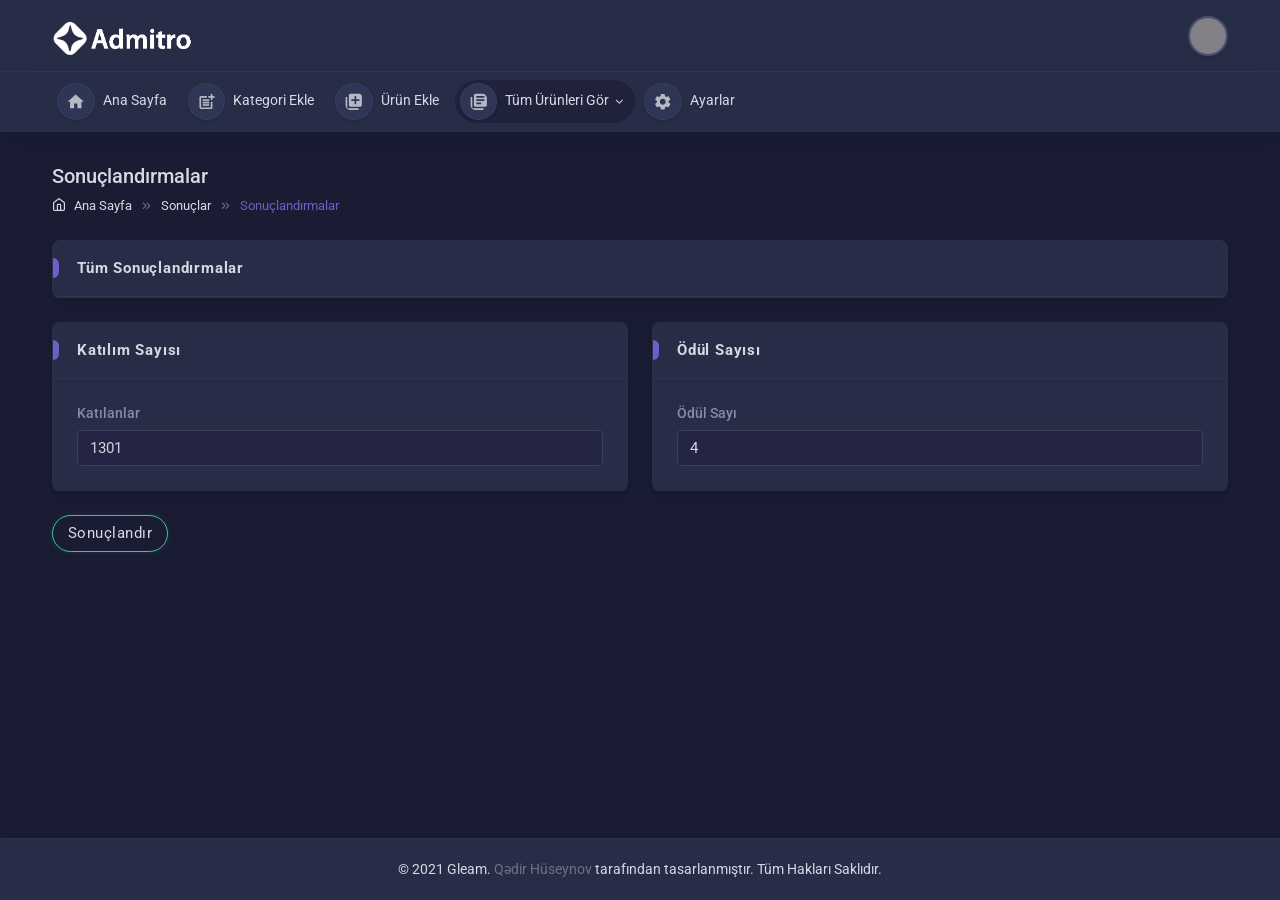
<file: sonuclandirmalar.html>
<!DOCTYPE html>
<html lang="en" dir="ltr">

<head>

	<!-- Meta data -->
	<meta charset="UTF-8">
	<meta name='viewport' content='width=device-width, initial-scale=1.0, user-scalable=0'>
	<meta content="Admitro - Admin Panel HTML template" name="description">
	<meta content="Spruko Technologies Private Limited" name="author">
	<meta name="keywords"
		content="admin panel ui, user dashboard template, web application templates, premium admin templates, html css admin templates, premium admin templates, best admin template bootstrap 4, dark admin template, bootstrap 4 template admin, responsive admin template, bootstrap panel template, bootstrap simple dashboard, html web app template, bootstrap report template, modern admin template, nice admin template" />

	<!-- Title -->
	<title>Sonuçlandırmalar</title>

	<!--Favicon -->
	<link rel="icon" href="../../assets/images/brand/favicon.ico" type="image/x-icon" />

	<!--Bootstrap css -->
	<link href="../../assets/plugins/bootstrap/css/bootstrap.min.css" rel="stylesheet">

	<!-- Style css -->
	<link href="../../assets/css/style.css" rel="stylesheet" />
	<link href="../../assets/css/dark.css" rel="stylesheet" />
	<link href="../../assets/css/skin-modes.css" rel="stylesheet" />

	<!-- Animate css -->
	<link href="../../assets/css/animated.css" rel="stylesheet" />

	<!-- P-scroll bar css-->
	<link href="../../assets/plugins/p-scrollbar/p-scrollbar.css" rel="stylesheet" />

	<!---Icons css-->
	<link href="../../assets/css/icons.css" rel="stylesheet" />

	<!-- Simplebar css -->
	<link rel="stylesheet" href="../../assets/plugins/simplebar/css/simplebar.css">

	<!-- INTERNAL Select2 css -->
	<link href="../../assets/plugins/select2/select2.min.css" rel="stylesheet" />

	<!-- Color Skin css -->
	<link id="theme" href="../../assets/colors/color1.css" rel="stylesheet" type="text/css" />

</head>

<body class="app dark-mode">

	<!---Global-loader-->
	<div id="global-loader">
		<img src="../../assets/images/svgs/loader.svg" alt="loader">
	</div>
	<!--- End Global-loader-->

	<!-- Page -->
	<div class="page">
		<div class="page-main">

			<!--header-->
			<div class="hor-header header top-header">
				<div class="container">
					<div class="d-flex">
						<a class="animated-arrow hor-toggle horizontal-navtoggle"><span></span></a>
						<a class="header-brand" href="index.html">
							<img src="../../assets/images/brand/logo.png" class="header-brand-img desktop-lgo"
								alt="Admitro logo">
							<img src="../../assets/images/brand/logo1.png" class="header-brand-img dark-logo"
								alt="Admitro logo">
							<img src="../../assets/images/brand/favicon.png" class="header-brand-img mobile-logo"
								alt="Admitro logo">
							<img src="../../assets/images/brand/favicon1.png" class="header-brand-img darkmobile-logo"
								alt="Admitro logo">
						</a>
						<div class="d-flex order-lg-2 ml-auto">
							<div class="dropdown profile-dropdown">
								<a href="#" class="nav-link pr-0 leading-none" data-toggle="dropdown">
									<span>
										<img src="../../assets/images/users/2.jpg" alt="img"
											class="avatar avatar-md brround">
									</span>
								</a>
								<div class="dropdown-menu dropdown-menu-right dropdown-menu-arrow animated">
									<div class="text-center">
										<a href="#"
											class="dropdown-item text-center user pb-0 font-weight-bold">Kadir</a>
										<span class="text-center user-semi-title">Web Developer</span>
										<div class="dropdown-divider"></div>
									</div>
									<a class="dropdown-item d-flex" href="giris.html">
										<svg class="header-icon mr-3" xmlns="http://www.w3.org/2000/svg"
											enable-background="new 0 0 24 24" height="24" viewBox="0 0 24 24"
											width="24">
											<g>
												<rect fill="none" height="24" width="24" />
											</g>
											<g>
												<path
													d="M11,7L9.6,8.4l2.6,2.6H2v2h10.2l-2.6,2.6L11,17l5-5L11,7z M20,19h-8v2h8c1.1,0,2-0.9,2-2V5c0-1.1-0.9-2-2-2h-8v2h8V19z" />
											</g>
										</svg>
										<div class="">Çıkış Yap</div>
									</a>
								</div>
							</div>
						</div>
					</div>
				</div>
			</div>
			<!--/header-->

			<!--/Horizontal-main -->
			<div class="sticky">
				<div class="horizontal-main hor-menu clearfix">
					<div class="horizontal-mainwrapper container clearfix">
						<!--Nav-->
						<nav class="horizontalMenu clearfix">
							<ul class="horizontalMenu-list">
								<li aria-haspopup="true">
									<a href="index.html" class="sub-icon">
										<svg class="hor-icon" xmlns="http://www.w3.org/2000/svg" height="24"
											viewBox="0 0 24 24" width="24">
											<path d="M0 0h24v24H0z" fill="none" />
											<path d="M10 20v-6h4v6h5v-8h3L12 3 2 12h3v8z" />
										</svg>
										Ana Sayfa
									</a>
								</li>
								<li aria-haspopup="true">
									<a href="kategori-ekle.html" class="sub-icon">
										<svg class="hor-icon" xmlns="http://www.w3.org/2000/svg"
											enable-background="new 0 0 24 24" height="24" viewBox="0 0 24 24"
											width="24">
											<g>
												<rect fill="none" height="24" width="24" />
											</g>
											<g>
												<g />
												<g>
													<path
														d="M17,19.22H5V7h7V5H5C3.9,5,3,5.9,3,7v12c0,1.1,0.9,2,2,2h12c1.1,0,2-0.9,2-2v-7h-2V19.22z" />
													<path
														d="M19,2h-2v3h-3c0.01,0.01,0,2,0,2h3v2.99c0.01,0.01,2,0,2,0V7h3V5h-3V2z" />
													<rect height="2" width="8" x="7" y="9" />
													<polygon points="7,12 7,14 15,14 15,12 12,12" />
													<rect height="2" width="8" x="7" y="15" />
												</g>
											</g>
										</svg>
										Kategori Ekle
									</a>
								</li>
								<li aria-haspopup="true">
									<a href="urun-ekle.html" class="sub-icon">
										<svg class="hor-icon" xmlns="http://www.w3.org/2000/svg" viewBox="0 0 24 24"
											fill="black" width="18px" height="18px">
											<path d="M0 0h24v24H0z" fill="none" />
											<path
												d="M4 6H2v14c0 1.1.9 2 2 2h14v-2H4V6zm16-4H8c-1.1 0-2 .9-2 2v12c0 1.1.9 2 2 2h12c1.1 0 2-.9 2-2V4c0-1.1-.9-2-2-2zm-1 9h-4v4h-2v-4H9V9h4V5h2v4h4v2z" />
										</svg>
										Ürün Ekle
									</a>
								</li>
								<li aria-haspopup="true">
									<a href="urunleri-goruntule.html" class="sub-icon">
										<svg class="hor-icon" xmlns="http://www.w3.org/2000/svg" viewBox="0 0 24 24"
											fill="black" width="18px" height="18px">
											<path d="M0 0h24v24H0z" fill="none" />
											<path
												d="M4 6H2v14c0 1.1.9 2 2 2h14v-2H4V6zm16-4H8c-1.1 0-2 .9-2 2v12c0 1.1.9 2 2 2h12c1.1 0 2-.9 2-2V4c0-1.1-.9-2-2-2zm-1 9H9V9h10v2zm-4 4H9v-2h6v2zm4-8H9V5h10v2z" />
										</svg>
										Tüm Ürünleri Gör <i class="fa fa-angle-down horizontal-icon"></i>
                                    </a>
                                    
                                    <ul class="sub-menu">
                                        <li aria-haspopup="true"><a href="sonuclar.html"> Sonuçlar</a></li>
                                        <li aria-haspopup="true"><a href="sonuclandirmalar.html"> Sonuçlandırmalar</a></li>
                                        <li aria-haspopup="true"><a href="kazananlar.html">Kazananlar</a></li>
                                    </ul>
								</li>
								<li aria-haspopup="true">
									<a href="ayarlar.html" class="sub-icon">
										<svg class="hor-icon" xmlns="http://www.w3.org/2000/svg"
											enable-background="new 0 0 24 24" height="24" viewBox="0 0 24 24"
											width="24">
											<g>
												<path d="M0,0h24v24H0V0z" fill="none" />
												<path
													d="M19.14,12.94c0.04-0.3,0.06-0.61,0.06-0.94c0-0.32-0.02-0.64-0.07-0.94l2.03-1.58c0.18-0.14,0.23-0.41,0.12-0.61 l-1.92-3.32c-0.12-0.22-0.37-0.29-0.59-0.22l-2.39,0.96c-0.5-0.38-1.03-0.7-1.62-0.94L14.4,2.81c-0.04-0.24-0.24-0.41-0.48-0.41 h-3.84c-0.24,0-0.43,0.17-0.47,0.41L9.25,5.35C8.66,5.59,8.12,5.92,7.63,6.29L5.24,5.33c-0.22-0.08-0.47,0-0.59,0.22L2.74,8.87 C2.62,9.08,2.66,9.34,2.86,9.48l2.03,1.58C4.84,11.36,4.8,11.69,4.8,12s0.02,0.64,0.07,0.94l-2.03,1.58 c-0.18,0.14-0.23,0.41-0.12,0.61l1.92,3.32c0.12,0.22,0.37,0.29,0.59,0.22l2.39-0.96c0.5,0.38,1.03,0.7,1.62,0.94l0.36,2.54 c0.05,0.24,0.24,0.41,0.48,0.41h3.84c0.24,0,0.44-0.17,0.47-0.41l0.36-2.54c0.59-0.24,1.13-0.56,1.62-0.94l2.39,0.96 c0.22,0.08,0.47,0,0.59-0.22l1.92-3.32c0.12-0.22,0.07-0.47-0.12-0.61L19.14,12.94z M12,15.6c-1.98,0-3.6-1.62-3.6-3.6 s1.62-3.6,3.6-3.6s3.6,1.62,3.6,3.6S13.98,15.6,12,15.6z" />
											</g>
										</svg>
										Ayarlar
									</a>
								</li>
							</ul>
						</nav>
						<!--Nav-->
					</div>
				</div>
			</div>
			<!--/Horizontal-main -->


			<!-- Hor-Content -->
			<div class="hor-content main-content">
				<div class="container">

					<!--Page header-->
					<div class="page-header">
						<div class="page-leftheader">
							<h4 class="page-title mb-0">Sonuçlandırmalar</h4>
							<ol class="breadcrumb">
								<li class="breadcrumb-item"><a href="index.html"><i class="fe fe-home mr-2 fs-14"></i>Ana
										Sayfa</a>
                                </li>
                                <li class="breadcrumb-item"><a href="sonuclar.html">Sonuçlar</a></li>
                                <li class="breadcrumb-item active"><a href="#">Sonuçlandırmalar</a></li>
							</ol>
						</div>
					</div>
                    <!--End Page header-->
                    
                    <div class="row">
                        <div class="col-sm-12">
                            <div class="card">
                                <div class="card-header">
                                    <div class="card-title">
                                        Tüm Sonuçlandırmalar
                                    </div>
                                </div>
                            </div>
                        </div>
                    </div>
                    <div class="row">
                        <div class="col-lg-6 col-md-6">
                            <div class="card">
                                <div class="card-header">
                                    <div class="card-title">
                                        Katılım Sayısı
                                    </div>
                                </div>
                                <div class="card-body">
                                    <div class="form-group">
                                        <label for="prizeNumber" class="form-label">Katılanlar</label>
                                        <input value="1301" disabled type="text" class="form-control" id="katilanlar" placeholder="1.Ödül">
                                    </div>
                                </div>
                            </div>
                        </div>
                        <div class="col-lg-6 col-md-6">
                            <div class="card">
                                <div class="card-header">
                                    <div class="card-title">
                                        Ödül Sayısı
                                    </div>
                                </div>
                                <div class="card-body">
                                    <div class="form-group">
                                        <label for="prizeNumber" class="form-label">Ödül Sayı</label>
                                        <input value="4" disabled type="text" class="form-control" id="odulSayi" placeholder="1.Ödül">
                                    </div>
                                </div>
                            </div>
                        </div>
                    </div>
                    <a href="kazananlar.html" class="btn btn-outline-success btn-pill" >Sonuçlandır</a>
				</div>
			</div>
			<!-- End hor-content-->
		</div>


		<!--Footer-->
		<footer class="footer">
			<div class="container">
				<div class="row align-items-center flex-row-reverse">
					<div class="col-md-12 col-sm-12 text-center">
						© 2021 Gleam. <a target="_blank" href="https://www.instagram.com/qed1r/">Qədir Hüseynov</a>
						tarafından tasarlanmıştır. Tüm Hakları Saklıdır.
					</div>
				</div>
			</div>
		</footer>
		<!-- End Footer-->

	</div>
	<!-- End Page -->

	<!-- Back to top -->
	<a href="#top" id="back-to-top"><i class="fe fe-chevrons-up"></i></a>

	<!-- Jquery js-->
	<script src="../../assets/js/jquery-3.5.1.min.js"></script>

	<!-- Bootstrap4 js-->
	<script src="../../assets/plugins/bootstrap/popper.min.js"></script>
	<script src="../../assets/plugins/bootstrap/js/bootstrap.min.js"></script>

	<!--Othercharts js-->
	<script src="../../assets/plugins/othercharts/jquery.sparkline.min.js"></script>

	<!-- Circle-progress js-->
	<script src="../../assets/js/circle-progress.min.js"></script>

	<!-- Jquery-rating js-->
	<script src="../../assets/plugins/rating/jquery.rating-stars.js"></script>

	<!--Horizontal-menu js-->
	<script src="../../assets/plugins/horizontal-menu/horizontal-menu.js"></script>

	<!-- Sticky js-->
	<script src="../../assets/js/stiky.js"></script>

	<!-- P-scroll js-->
	<script src="../../assets/plugins/p-scrollbar/p-scrollbar.js"></script>
	<script src="../../assets/plugins/p-scrollbar/p-scroll.js"></script>

	<!--INTERNAL Peitychart js-->
	<script src="../../assets/plugins/peitychart/jquery.peity.min.js"></script>
	<script src="../../assets/plugins/peitychart/peitychart.init.js"></script>

	<!--INTERNAL Apexchart js-->
	<script src="../../assets/js/apexcharts.js"></script>

	<!--INTERNAL ECharts js-->
	<script src="../../assets/plugins/echarts/echarts.js"></script>

	<!--INTERNAL Chart js -->
	<script src="../../assets/plugins/chart/chart.bundle.js"></script>
	<script src="../../assets/plugins/chart/utils.js"></script>

	<!-- INTERNAL Select2 js -->
	<script src="../../assets/plugins/select2/select2.full.min.js"></script>
	<script src="../../assets/js/select2.js"></script>

	<!--INTERNAL Moment js-->
	<script src="../../assets/plugins/moment/moment.js"></script>

	<!--INTERNAL Index js-->
	<script src="../../assets/js/index1.js"></script>

	<!-- Simplebar JS -->
	<script src="../../assets/plugins/simplebar/js/simplebar.min.js"></script>

	<!-- Custom js-->
	<script src="../../assets/js/custom.js"></script>

</body>

</html>
</file>
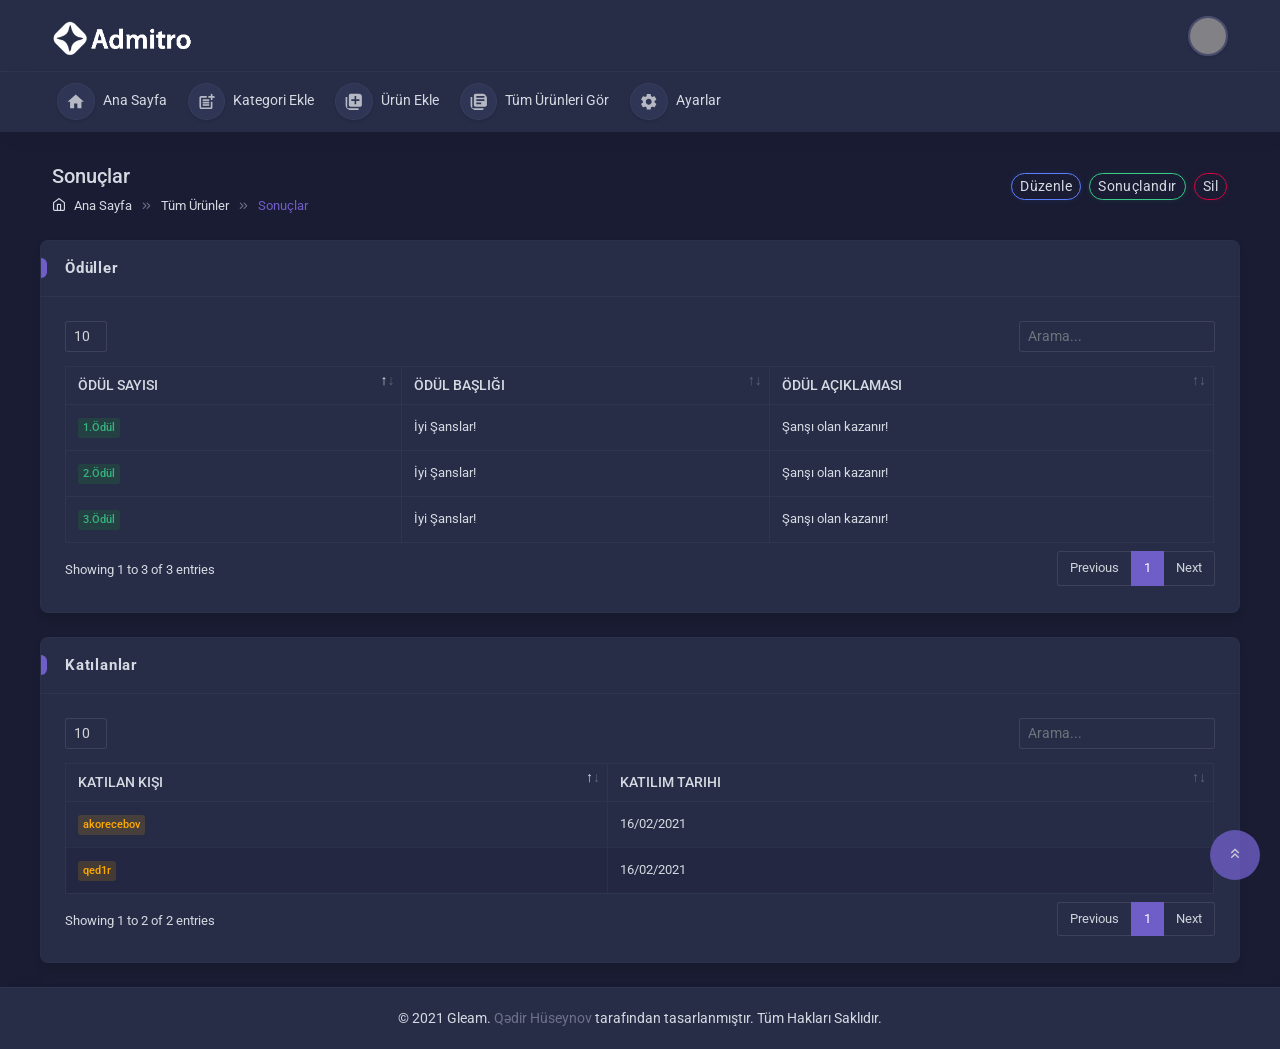
<file: sonuclar.html>
<!DOCTYPE html>
<html lang="en" dir="ltr">

<head>

	<!-- Meta data -->
	<meta charset="UTF-8">
	<meta name='viewport' content='width=device-width, initial-scale=1.0, user-scalable=0'>
	<meta content="Admitro - Admin Panel HTML template" name="description">
	<meta content="Spruko Technologies Private Limited" name="author">
	<meta name="keywords"
		content="admin panel ui, user dashboard template, web application templates, premium admin templates, html css admin templates, premium admin templates, best admin template bootstrap 4, dark admin template, bootstrap 4 template admin, responsive admin template, bootstrap panel template, bootstrap simple dashboard, html web app template, bootstrap report template, modern admin template, nice admin template" />

	<!-- Title -->
	<title>Sonuçlar</title>

	<!--Favicon -->
	<link rel="icon" href="../../assets/images/brand/favicon.ico" type="image/x-icon" />

	<!--Bootstrap css -->
	<link href="../../assets/plugins/bootstrap/css/bootstrap.min.css" rel="stylesheet">

	<!-- Style css -->
	<link href="../../assets/css/style.css" rel="stylesheet" />
	<link href="../../assets/css/dark.css" rel="stylesheet" />
	<link href="../../assets/css/skin-modes.css" rel="stylesheet" />

	<!-- Animate css -->
	<link href="../../assets/css/animated.css" rel="stylesheet" />

	<!-- P-scroll bar css-->
	<link href="../../assets/plugins/p-scrollbar/p-scrollbar.css" rel="stylesheet" />

	<!---Icons css-->
    <link href="../../assets/css/icons.css" rel="stylesheet" />
    
    <!-- Data table css -->
    <link href="../../assets/plugins/datatable/css/dataTables.bootstrap4.min.css" rel="stylesheet" />
    <link href="../../assets/plugins/datatable/css/buttons.bootstrap4.min.css"  rel="stylesheet">
    <link href="../../assets/plugins/datatable/responsive.bootstrap4.min.css" rel="stylesheet" />

	<!-- Simplebar css -->
	<link rel="stylesheet" href="../../assets/plugins/simplebar/css/simplebar.css">

	<!-- INTERNAL Select2 css -->
	<link href="../../assets/plugins/select2/select2.min.css" rel="stylesheet" />

	<!-- Color Skin css -->
	<link id="theme" href="../../assets/colors/color1.css" rel="stylesheet" type="text/css" />

</head>

<body class="app dark-mode">

	<!---Global-loader-->
	<div id="global-loader">
		<img src="../../assets/images/svgs/loader.svg" alt="loader">
	</div>
	<!--- End Global-loader-->

	<!-- Page -->
	<div class="page">
		<div class="page-main">

			<!--header-->
			<div class="hor-header header top-header">
				<div class="container">
					<div class="d-flex">
						<a class="animated-arrow hor-toggle horizontal-navtoggle"><span></span></a>
						<a class="header-brand" href="index.html">
							<img src="../../assets/images/brand/logo.png" class="header-brand-img desktop-lgo"
								alt="Admitro logo">
							<img src="../../assets/images/brand/logo1.png" class="header-brand-img dark-logo"
								alt="Admitro logo">
							<img src="../../assets/images/brand/favicon.png" class="header-brand-img mobile-logo"
								alt="Admitro logo">
							<img src="../../assets/images/brand/favicon1.png" class="header-brand-img darkmobile-logo"
								alt="Admitro logo">
						</a>
						<div class="d-flex order-lg-2 ml-auto">
							<div class="dropdown profile-dropdown">
								<a href="#" class="nav-link pr-0 leading-none" data-toggle="dropdown">
									<span>
										<img src="../../assets/images/users/2.jpg" alt="img"
											class="avatar avatar-md brround">
									</span>
								</a>
								<div class="dropdown-menu dropdown-menu-right dropdown-menu-arrow animated">
									<div class="text-center">
										<a href="#"
											class="dropdown-item text-center user pb-0 font-weight-bold">Kadir</a>
										<span class="text-center user-semi-title">Web Developer</span>
										<div class="dropdown-divider"></div>
									</div>
									<a class="dropdown-item d-flex" href="giris.html">
										<svg class="header-icon mr-3" xmlns="http://www.w3.org/2000/svg"
											enable-background="new 0 0 24 24" height="24" viewBox="0 0 24 24"
											width="24">
											<g>
												<rect fill="none" height="24" width="24" />
											</g>
											<g>
												<path
													d="M11,7L9.6,8.4l2.6,2.6H2v2h10.2l-2.6,2.6L11,17l5-5L11,7z M20,19h-8v2h8c1.1,0,2-0.9,2-2V5c0-1.1-0.9-2-2-2h-8v2h8V19z" />
											</g>
										</svg>
										<div class="">Çıkış Yap</div>
									</a>
								</div>
							</div>
						</div>
					</div>
				</div>
			</div>
			<!--/header-->

			<!--/Horizontal-main -->
			<div class="sticky">
				<div class="horizontal-main hor-menu clearfix">
					<div class="horizontal-mainwrapper container clearfix">
						<!--Nav-->
						<nav class="horizontalMenu clearfix">
							<ul class="horizontalMenu-list">
								<li aria-haspopup="true">
									<a href="index.html" class="sub-icon">
										<svg class="hor-icon" xmlns="http://www.w3.org/2000/svg" height="24"
											viewBox="0 0 24 24" width="24">
											<path d="M0 0h24v24H0z" fill="none" />
											<path d="M10 20v-6h4v6h5v-8h3L12 3 2 12h3v8z" />
										</svg>
										Ana Sayfa
									</a>
								</li>
								<li aria-haspopup="true">
									<a href="kategori-ekle.html" class="sub-icon">
										<svg class="hor-icon" xmlns="http://www.w3.org/2000/svg"
											enable-background="new 0 0 24 24" height="24" viewBox="0 0 24 24"
											width="24">
											<g>
												<rect fill="none" height="24" width="24" />
											</g>
											<g>
												<g />
												<g>
													<path
														d="M17,19.22H5V7h7V5H5C3.9,5,3,5.9,3,7v12c0,1.1,0.9,2,2,2h12c1.1,0,2-0.9,2-2v-7h-2V19.22z" />
													<path
														d="M19,2h-2v3h-3c0.01,0.01,0,2,0,2h3v2.99c0.01,0.01,2,0,2,0V7h3V5h-3V2z" />
													<rect height="2" width="8" x="7" y="9" />
													<polygon points="7,12 7,14 15,14 15,12 12,12" />
													<rect height="2" width="8" x="7" y="15" />
												</g>
											</g>
										</svg>
										Kategori Ekle
									</a>
								</li>
								<li aria-haspopup="true">
									<a href="urun-ekle.html" class="sub-icon">
										<svg class="hor-icon" xmlns="http://www.w3.org/2000/svg" viewBox="0 0 24 24"
											fill="black" width="18px" height="18px">
											<path d="M0 0h24v24H0z" fill="none" />
											<path
												d="M4 6H2v14c0 1.1.9 2 2 2h14v-2H4V6zm16-4H8c-1.1 0-2 .9-2 2v12c0 1.1.9 2 2 2h12c1.1 0 2-.9 2-2V4c0-1.1-.9-2-2-2zm-1 9h-4v4h-2v-4H9V9h4V5h2v4h4v2z" />
										</svg>
										Ürün Ekle
									</a>
								</li>
								<li aria-haspopup="true">
									<a href="urunleri-goruntule.html" class="sub-icon">
										<svg class="hor-icon" xmlns="http://www.w3.org/2000/svg" viewBox="0 0 24 24"
											fill="black" width="18px" height="18px">
											<path d="M0 0h24v24H0z" fill="none" />
											<path
												d="M4 6H2v14c0 1.1.9 2 2 2h14v-2H4V6zm16-4H8c-1.1 0-2 .9-2 2v12c0 1.1.9 2 2 2h12c1.1 0 2-.9 2-2V4c0-1.1-.9-2-2-2zm-1 9H9V9h10v2zm-4 4H9v-2h6v2zm4-8H9V5h10v2z" />
										</svg>
										Tüm Ürünleri Gör
									</a>
								</li>
								<li aria-haspopup="true">
									<a href="ayarlar.html" class="sub-icon">
										<svg class="hor-icon" xmlns="http://www.w3.org/2000/svg"
											enable-background="new 0 0 24 24" height="24" viewBox="0 0 24 24"
											width="24">
											<g>
												<path d="M0,0h24v24H0V0z" fill="none" />
												<path
													d="M19.14,12.94c0.04-0.3,0.06-0.61,0.06-0.94c0-0.32-0.02-0.64-0.07-0.94l2.03-1.58c0.18-0.14,0.23-0.41,0.12-0.61 l-1.92-3.32c-0.12-0.22-0.37-0.29-0.59-0.22l-2.39,0.96c-0.5-0.38-1.03-0.7-1.62-0.94L14.4,2.81c-0.04-0.24-0.24-0.41-0.48-0.41 h-3.84c-0.24,0-0.43,0.17-0.47,0.41L9.25,5.35C8.66,5.59,8.12,5.92,7.63,6.29L5.24,5.33c-0.22-0.08-0.47,0-0.59,0.22L2.74,8.87 C2.62,9.08,2.66,9.34,2.86,9.48l2.03,1.58C4.84,11.36,4.8,11.69,4.8,12s0.02,0.64,0.07,0.94l-2.03,1.58 c-0.18,0.14-0.23,0.41-0.12,0.61l1.92,3.32c0.12,0.22,0.37,0.29,0.59,0.22l2.39-0.96c0.5,0.38,1.03,0.7,1.62,0.94l0.36,2.54 c0.05,0.24,0.24,0.41,0.48,0.41h3.84c0.24,0,0.44-0.17,0.47-0.41l0.36-2.54c0.59-0.24,1.13-0.56,1.62-0.94l2.39,0.96 c0.22,0.08,0.47,0,0.59-0.22l1.92-3.32c0.12-0.22,0.07-0.47-0.12-0.61L19.14,12.94z M12,15.6c-1.98,0-3.6-1.62-3.6-3.6 s1.62-3.6,3.6-3.6s3.6,1.62,3.6,3.6S13.98,15.6,12,15.6z" />
											</g>
										</svg>
										Ayarlar
									</a>
								</li>
							</ul>
						</nav>
						<!--Nav-->
					</div>
				</div>
			</div>
			<!--/Horizontal-main -->


			<!-- Hor-Content -->
			<div class="hor-content main-content">
				<div class="container">

					<!--Page header-->
					<div class="page-header">
						<div class="page-leftheader">
							<h4 class="page-title mb-0">Sonuçlar</h4>
							<ol class="breadcrumb">
								<li class="breadcrumb-item"><a href="index.html"><i class="fe fe-home mr-2 fs-14"></i>Ana
										Sayfa</a>
								</li>
                                <li class="breadcrumb-item"><a href="urunleri-goruntule.html">Tüm Ürünler</a></li>
                                <li class="breadcrumb-item active"><a href="#">Sonuçlar</a></li>
							</ol>
						</div>
						<div class="page-rightheader">
							<div class="btn btn-list">
								<a href="sonuclari-duzenle.html" class="btn btn-outline-info btn-pill btn-sm">Düzenle</a>
								<a href="sonuclandirmalar.html" class="btn btn-outline-success btn-pill btn-sm">Sonuçlandır</a>
								<a href="#" class="btn btn-outline-danger btn-pill btn-sm">Sil</a>
							</div>
						</div>
					</div>
                    <!--End Page header-->
                    
                    <!-- Row--1 -->
                    <div class="row">
                        <div class="card">
                            <div class="card-header">
                                <div class="card-title">Ödüller</div>
                            </div>
                            <div class="card-body">
                                <div class="table-responsive">
                                    <table class="table table-bordered text-nowrap" id="example-1">
                                        <thead>
                                            <tr>
                                                <th class="wd-15p border-bottom-0">Ödül Sayısı</th>
                                                <th class="wd-15p border-bottom-0">Ödül Başlığı</th>
                                                <th class="wd-20p border-bottom-0">Ödül Açıklaması</th>
                                            </tr>
                                        </thead>
                                        <tbody>
                                            <tr>
                                                <td><span class="badge badge-success-light">1.Ödül</span></td>
                                                <td>İyi Şanslar!</td>
                                                <td>Şanşı olan kazanır!</td>
                                            </tr>
                                            <tr>
                                                <td><span class="badge badge-success-light">2.Ödül</span></td>
                                                <td>İyi Şanslar!</td>
                                                <td>Şanşı olan kazanır!</td>
                                            </tr>
                                            <tr>
                                                <td><span class="badge badge-success-light">3.Ödül</span></td>
                                                <td>İyi Şanslar!</td>
                                                <td>Şanşı olan kazanır!</td>
                                            </tr>
                                        </tbody>
                                    </table>
                                </div>
                            </div>
                        </div>
                    </div>
                    <!-- Row--1 -->

                    <!-- Row--2 -->
                    <div class="row">
						<div class="card">
							<div class="card-header">
								<div class="card-title">Katılanlar</div>
							</div>
							<div class="card-body">
								<div class="table-responsive">
									<table id="example-2" class="table table-striped table-bordered text-nowrap">
										<thead>
											<tr>
												<th class="border-bottom-0">Katılan Kişi</th>
												<th class="border-bottom-0">Katılım Tarihi</th>
											</tr>
										</thead>
										<tbody>
											<tr>
												<td><span class="badge badge-warning-light">akorecebov</span></td>
												<td>16/02/2021</td>
											</tr>
											<tr>
												<td><span class="badge badge-warning-light">qed1r</span></td>
												<td>16/02/2021</td>
											</tr>
										</tbody>
									</table>
								</div>
							</div>
						</div>
                    </div>
                    <!-- Row--2 -->
				</div>
			</div>
			<!-- End hor-content-->
		</div>


		<!--Footer-->
		<footer class="footer">
			<div class="container">
				<div class="row align-items-center flex-row-reverse">
					<div class="col-md-12 col-sm-12 text-center">
						© 2021 Gleam. <a target="_blank" href="https://www.instagram.com/qed1r/">Qədir Hüseynov</a>
						tarafından tasarlanmıştır. Tüm Hakları Saklıdır.
					</div>
				</div>
			</div>
		</footer>
		<!-- End Footer-->

	</div>
	<!-- End Page -->

	<!-- Back to top -->
	<a href="#top" id="back-to-top"><i class="fe fe-chevrons-up"></i></a>

	<!-- Jquery js-->
	<script src="../../assets/js/jquery-3.5.1.min.js"></script>

	<!-- Bootstrap4 js-->
	<script src="../../assets/plugins/bootstrap/popper.min.js"></script>
	<script src="../../assets/plugins/bootstrap/js/bootstrap.min.js"></script>

	<!--Othercharts js-->
	<script src="../../assets/plugins/othercharts/jquery.sparkline.min.js"></script>

	<!-- Circle-progress js-->
	<script src="../../assets/js/circle-progress.min.js"></script>

	<!-- Jquery-rating js-->
	<script src="../../assets/plugins/rating/jquery.rating-stars.js"></script>

	<!--Horizontal-menu js-->
	<script src="../../assets/plugins/horizontal-menu/horizontal-menu.js"></script>

	<!-- Sticky js-->
	<script src="../../assets/js/stiky.js"></script>

	<!-- P-scroll js-->
	<script src="../../assets/plugins/p-scrollbar/p-scrollbar.js"></script>
    <script src="../../assets/plugins/p-scrollbar/p-scroll.js"></script>
    
    <!-- INTERNAL Data tables -->
    <script src="../../assets/plugins/datatable/js/jquery.dataTables.js"></script>
    <script src="../../assets/plugins/datatable/js/dataTables.bootstrap4.js"></script>
    <script src="../../assets/plugins/datatable/js/dataTables.buttons.min.js"></script>
    <script src="../../assets/plugins/datatable/js/buttons.bootstrap4.min.js"></script>
    <script src="../../assets/plugins/datatable/js/jszip.min.js"></script>
    <script src="../../assets/plugins/datatable/js/pdfmake.min.js"></script>
    <script src="../../assets/plugins/datatable/js/vfs_fonts.js"></script>
    <script src="../../assets/plugins/datatable/js/buttons.html5.min.js"></script>
    <script src="../../assets/plugins/datatable/js/buttons.print.min.js"></script>
    <script src="../../assets/plugins/datatable/js/buttons.colVis.min.js"></script>
    <script src="../../assets/plugins/datatable/dataTables.responsive.min.js"></script>
    <script src="../../assets/plugins/datatable/responsive.bootstrap4.min.js"></script>
    <script src="../../assets/js/datatables.js"></script>


	<!--INTERNAL Peitychart js-->
	<script src="../../assets/plugins/peitychart/jquery.peity.min.js"></script>
	<script src="../../assets/plugins/peitychart/peitychart.init.js"></script>

	<!--INTERNAL Apexchart js-->
	<script src="../../assets/js/apexcharts.js"></script>

	<!--INTERNAL ECharts js-->
	<script src="../../assets/plugins/echarts/echarts.js"></script>

	<!--INTERNAL Chart js -->
	<script src="../../assets/plugins/chart/chart.bundle.js"></script>
	<script src="../../assets/plugins/chart/utils.js"></script>

	<!-- INTERNAL Select2 js -->
	<script src="../../assets/plugins/select2/select2.full.min.js"></script>
	<script src="../../assets/js/select2.js"></script>

	<!--INTERNAL Moment js-->
	<script src="../../assets/plugins/moment/moment.js"></script>

	<!--INTERNAL Index js-->
	<script src="../../assets/js/index1.js"></script>

	<!-- Simplebar JS -->
	<script src="../../assets/plugins/simplebar/js/simplebar.min.js"></script>

	<!-- Custom js-->
	<script src="../../assets/js/custom.js"></script>

</body>

</html>
</file>
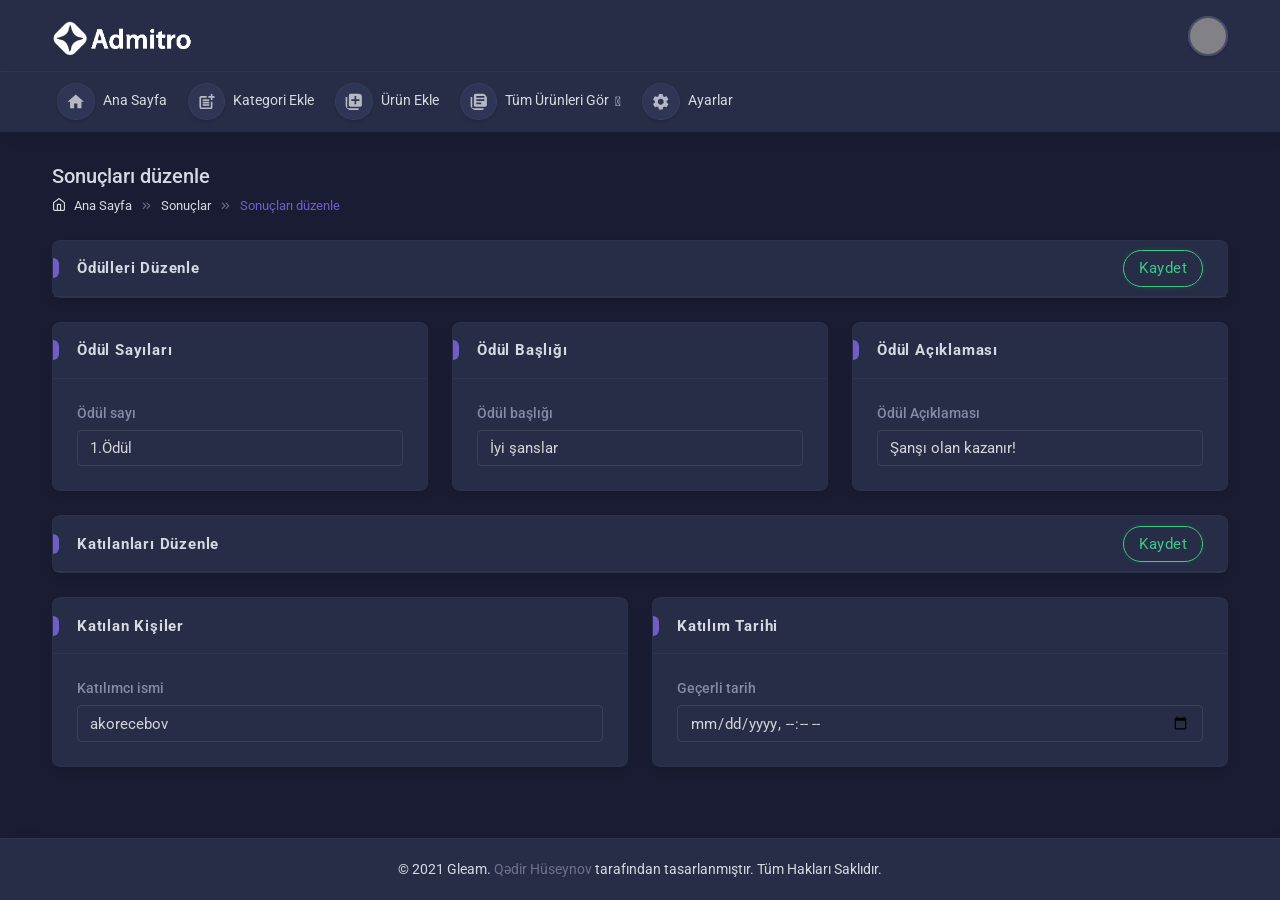
<file: sonuclari-duzenle.html>
<!DOCTYPE html>
<html lang="en" dir="ltr">

<head>

	<!-- Meta data -->
	<meta charset="UTF-8">
	<meta name='viewport' content='width=device-width, initial-scale=1.0, user-scalable=0'>
	<meta content="Admitro - Admin Panel HTML template" name="description">
	<meta content="Spruko Technologies Private Limited" name="author">
	<meta name="keywords"
		content="admin panel ui, user dashboard template, web application templates, premium admin templates, html css admin templates, premium admin templates, best admin template bootstrap 4, dark admin template, bootstrap 4 template admin, responsive admin template, bootstrap panel template, bootstrap simple dashboard, html web app template, bootstrap report template, modern admin template, nice admin template" />

	<!-- Title -->
	<title>Sonuçları Düzenle</title>

	<!--Favicon -->
	<link rel="icon" href="../../assets/images/brand/favicon.ico" type="image/x-icon" />

	<!--Bootstrap css -->
	<link href="../../assets/plugins/bootstrap/css/bootstrap.min.css" rel="stylesheet">

	<!-- Style css -->
	<link href="../../assets/css/style.css" rel="stylesheet" />
	<link href="../../assets/css/dark.css" rel="stylesheet" />
	<link href="../../assets/css/skin-modes.css" rel="stylesheet" />

	<!-- Animate css -->
	<link href="../../assets/css/animated.css" rel="stylesheet" />

	<!-- P-scroll bar css-->
	<link href="../../assets/plugins/p-scrollbar/p-scrollbar.css" rel="stylesheet" />

	<!---Icons css-->
	<link href="../../assets/css/icons.css" rel="stylesheet" />

	<!-- Simplebar css -->
	<link rel="stylesheet" href="../../assets/plugins/simplebar/css/simplebar.css">

	<!-- INTERNAL Select2 css -->
	<link href="../../assets/plugins/select2/select2.min.css" rel="stylesheet" />

	<!-- Color Skin css -->
	<link id="theme" href="../../assets/colors/color1.css" rel="stylesheet" type="text/css" />

</head>

<body class="app dark-mode">

	<!---Global-loader-->
	<div id="global-loader">
		<img src="../../assets/images/svgs/loader.svg" alt="loader">
	</div>
	<!--- End Global-loader-->

	<!-- Page -->
	<div class="page">
		<div class="page-main">

			<!--header-->
			<div class="hor-header header top-header">
				<div class="container">
					<div class="d-flex">
						<a class="animated-arrow hor-toggle horizontal-navtoggle"><span></span></a>
						<a class="header-brand" href="index.html">
							<img src="../../assets/images/brand/logo.png" class="header-brand-img desktop-lgo"
								alt="Admitro logo">
							<img src="../../assets/images/brand/logo1.png" class="header-brand-img dark-logo"
								alt="Admitro logo">
							<img src="../../assets/images/brand/favicon.png" class="header-brand-img mobile-logo"
								alt="Admitro logo">
							<img src="../../assets/images/brand/favicon1.png" class="header-brand-img darkmobile-logo"
								alt="Admitro logo">
						</a>
						<div class="d-flex order-lg-2 ml-auto">
							<div class="dropdown profile-dropdown">
								<a href="#" class="nav-link pr-0 leading-none" data-toggle="dropdown">
									<span>
										<img src="../../assets/images/users/2.jpg" alt="img"
											class="avatar avatar-md brround">
									</span>
								</a>
								<div class="dropdown-menu dropdown-menu-right dropdown-menu-arrow animated">
									<div class="text-center">
										<a href="#"
											class="dropdown-item text-center user pb-0 font-weight-bold">Kadir</a>
										<span class="text-center user-semi-title">Web Developer</span>
										<div class="dropdown-divider"></div>
									</div>
									<a class="dropdown-item d-flex" href="giris.html">
										<svg class="header-icon mr-3" xmlns="http://www.w3.org/2000/svg"
											enable-background="new 0 0 24 24" height="24" viewBox="0 0 24 24"
											width="24">
											<g>
												<rect fill="none" height="24" width="24" />
											</g>
											<g>
												<path
													d="M11,7L9.6,8.4l2.6,2.6H2v2h10.2l-2.6,2.6L11,17l5-5L11,7z M20,19h-8v2h8c1.1,0,2-0.9,2-2V5c0-1.1-0.9-2-2-2h-8v2h8V19z" />
											</g>
										</svg>
										<div class="">Çıkış Yap</div>
									</a>
								</div>
							</div>
						</div>
					</div>
				</div>
			</div>
			<!--/header-->

			<!--/Horizontal-main -->
			<div class="sticky">
				<div class="horizontal-main hor-menu clearfix">
					<div class="horizontal-mainwrapper container clearfix">
						<!--Nav-->
						<nav class="horizontalMenu clearfix">
							<ul class="horizontalMenu-list">
								<li aria-haspopup="true">
									<a href="index.html" class="sub-icon">
										<svg class="hor-icon" xmlns="http://www.w3.org/2000/svg" height="24"
											viewBox="0 0 24 24" width="24">
											<path d="M0 0h24v24H0z" fill="none" />
											<path d="M10 20v-6h4v6h5v-8h3L12 3 2 12h3v8z" />
										</svg>
										Ana Sayfa
									</a>
								</li>
								<li aria-haspopup="true">
									<a href="kategori-ekle.html" class="sub-icon">
										<svg class="hor-icon" xmlns="http://www.w3.org/2000/svg"
											enable-background="new 0 0 24 24" height="24" viewBox="0 0 24 24"
											width="24">
											<g>
												<rect fill="none" height="24" width="24" />
											</g>
											<g>
												<g />
												<g>
													<path
														d="M17,19.22H5V7h7V5H5C3.9,5,3,5.9,3,7v12c0,1.1,0.9,2,2,2h12c1.1,0,2-0.9,2-2v-7h-2V19.22z" />
													<path
														d="M19,2h-2v3h-3c0.01,0.01,0,2,0,2h3v2.99c0.01,0.01,2,0,2,0V7h3V5h-3V2z" />
													<rect height="2" width="8" x="7" y="9" />
													<polygon points="7,12 7,14 15,14 15,12 12,12" />
													<rect height="2" width="8" x="7" y="15" />
												</g>
											</g>
										</svg>
										Kategori Ekle
									</a>
								</li>
								<li aria-haspopup="true">
									<a href="urun-ekle.html" class="sub-icon">
										<svg class="hor-icon" xmlns="http://www.w3.org/2000/svg" viewBox="0 0 24 24"
											fill="black" width="18px" height="18px">
											<path d="M0 0h24v24H0z" fill="none" />
											<path
												d="M4 6H2v14c0 1.1.9 2 2 2h14v-2H4V6zm16-4H8c-1.1 0-2 .9-2 2v12c0 1.1.9 2 2 2h12c1.1 0 2-.9 2-2V4c0-1.1-.9-2-2-2zm-1 9h-4v4h-2v-4H9V9h4V5h2v4h4v2z" />
										</svg>
										Ürün Ekle
									</a>
								</li>
								<li aria-haspopup="true">
									<a href="urunleri-goruntule.html" class="sub-icon">
										<svg class="hor-icon" xmlns="http://www.w3.org/2000/svg" viewBox="0 0 24 24"
											fill="black" width="18px" height="18px">
											<path d="M0 0h24v24H0z" fill="none" />
											<path
												d="M4 6H2v14c0 1.1.9 2 2 2h14v-2H4V6zm16-4H8c-1.1 0-2 .9-2 2v12c0 1.1.9 2 2 2h12c1.1 0 2-.9 2-2V4c0-1.1-.9-2-2-2zm-1 9H9V9h10v2zm-4 4H9v-2h6v2zm4-8H9V5h10v2z" />
										</svg>
										Tüm Ürünleri Gör <i class="fas fa-angle-down horizontal-icon"></i>
                                    </a>
                                    
                                    <ul class="sub-menu">
                                        <li aria-haspopup="true"><a href="sonuclar.html"> Sonuçlar</a></li>
                                        <li aria-haspopup="true"><a href="sonuclandirmalar.html"> Sonuçlandırmalar</a></li>
                                        <li aria-haspopup="true"><a href="kazananlar.html">Kazananlar</a></li>
                                    </ul>
								</li>
								<li aria-haspopup="true">
									<a href="ayarlar.html" class="sub-icon">
										<svg class="hor-icon" xmlns="http://www.w3.org/2000/svg"
											enable-background="new 0 0 24 24" height="24" viewBox="0 0 24 24"
											width="24">
											<g>
												<path d="M0,0h24v24H0V0z" fill="none" />
												<path
													d="M19.14,12.94c0.04-0.3,0.06-0.61,0.06-0.94c0-0.32-0.02-0.64-0.07-0.94l2.03-1.58c0.18-0.14,0.23-0.41,0.12-0.61 l-1.92-3.32c-0.12-0.22-0.37-0.29-0.59-0.22l-2.39,0.96c-0.5-0.38-1.03-0.7-1.62-0.94L14.4,2.81c-0.04-0.24-0.24-0.41-0.48-0.41 h-3.84c-0.24,0-0.43,0.17-0.47,0.41L9.25,5.35C8.66,5.59,8.12,5.92,7.63,6.29L5.24,5.33c-0.22-0.08-0.47,0-0.59,0.22L2.74,8.87 C2.62,9.08,2.66,9.34,2.86,9.48l2.03,1.58C4.84,11.36,4.8,11.69,4.8,12s0.02,0.64,0.07,0.94l-2.03,1.58 c-0.18,0.14-0.23,0.41-0.12,0.61l1.92,3.32c0.12,0.22,0.37,0.29,0.59,0.22l2.39-0.96c0.5,0.38,1.03,0.7,1.62,0.94l0.36,2.54 c0.05,0.24,0.24,0.41,0.48,0.41h3.84c0.24,0,0.44-0.17,0.47-0.41l0.36-2.54c0.59-0.24,1.13-0.56,1.62-0.94l2.39,0.96 c0.22,0.08,0.47,0,0.59-0.22l1.92-3.32c0.12-0.22,0.07-0.47-0.12-0.61L19.14,12.94z M12,15.6c-1.98,0-3.6-1.62-3.6-3.6 s1.62-3.6,3.6-3.6s3.6,1.62,3.6,3.6S13.98,15.6,12,15.6z" />
											</g>
										</svg>
										Ayarlar
									</a>
								</li>
							</ul>
						</nav>
						<!--Nav-->
					</div>
				</div>
			</div>
			<!--/Horizontal-main -->


			<!-- Hor-Content -->
			<div class="hor-content main-content">
				<div class="container">

					<!--Page header-->
					<div class="page-header">
						<div class="page-leftheader">
							<h4 class="page-title mb-0">Sonuçları düzenle</h4>
							<ol class="breadcrumb">
								<li class="breadcrumb-item"><a href="index.html"><i class="fe fe-home mr-2 fs-14"></i>Ana
										Sayfa</a>
								</li>
                                <li class="breadcrumb-item"><a href="sonuclar.html">Sonuçlar</a></li>
                                <li class="breadcrumb-item active"><a href="#">Sonuçları düzenle</a></li>
							</ol>
						</div>
					</div>
                    <!--End Page header-->
                    
                    <form action="">
                        <div class="row">
                            <div class="col-sm-12">
                                <div class="card">
                                    <div class="card-header d-flex justify-content-between">
                                        <div class="card-title">
                                            Ödülleri düzenle
                                        </div>
                                        <div class="btn-list">
                                            <button type="submit" class="btn btn-outline-success btn-pill">Kaydet</button>
                                        </div>
                                    </div>
                                </div>
                            </div>
                        </div>
    
                        <div class="row">
                            <div class="col-lg-4 col-md-6 col-sm-12">
                                <div class="card">
                                    <div class="card-header">
                                        <div class="card-title">
                                            Ödül Sayıları
                                        </div>
                                    </div>
                                    <div class="card-body">
                                        <div class="form-group">
                                            <label for="prizeNumber" class="form-label">Ödül sayı</label>
                                            <input required value="1.Ödül" type="text" class="form-control" id="prizeNumber" placeholder="1.Ödül">
                                        </div>
                                    </div>
                                </div>
                            </div>
                            <div class="col-lg-4 col-md-6 col-sm-12">
                                <div class="card">
                                    <div class="card-header">
                                        <div class="card-title">
                                            Ödül Başlığı
                                        </div>
                                    </div>
                                    <div class="card-body">
                                        <div class="form-group">
                                            <label for="prizeTitle" class="form-label">Ödül başlığı</label>
                                            <input required value="İyi şanslar" type="text" class="form-control" id="prizeTitle" placeholder="İyi şanslar">
                                        </div>
                                    </div>
                                </div>
                            </div>
                            <div class="col-lg-4 col-md-6 col-sm-12">
                                <div class="card">
                                    <div class="card-header">
                                        <div class="card-title">
                                            Ödül Açıklaması
                                        </div>
                                    </div>
                                    <div class="card-body">
                                        <div class="form-group">
                                            <label for="prizeDesc" class="form-label">Ödül Açıklaması</label>
                                            <input required value="Şanşı olan kazanır!" type="text" class="form-control" id="prizeDesc" placeholder="Şanşı olan kazanır!">
                                        </div>
                                    </div>
                                </div>
                            </div>
                        </div>
                    </form>

                    <form action="">
                        <div class="row">
                            <div class="col-sm-12">
                                <div class="card">
                                    <div class="card-header d-flex justify-content-between">
                                        <div class="card-title">
                                            Katılanları düzenle
                                        </div>
                                        <div class="btn-list">
                                            <button type="submit" class="btn btn-outline-success btn-pill">Kaydet</button>
                                        </div>
                                    </div>
                                </div>
                            </div>
                        </div>
    
                        <div class="row">
                            <div class="col-lg-6 col-md-6 col-sm-12">
                                <div class="card">
                                    <div class="card-header">
                                        <div class="card-title">
                                            Katılan kişiler
                                        </div>
                                    </div>
                                    <div class="card-body">
                                        <div class="form-group">
                                            <label for="attendees" class="form-label">Katılımcı ismi</label>
                                            <input required value="akorecebov" type="text" class="form-control" id="attendees" placeholder="Katılımcı ismi">
                                        </div>
                                    </div>
                                </div>
                            </div>
                            <div class="col-lg-6 col-md-6 col-sm-12">
                                <div class="card">
                                    <div class="card-header">
                                        <div class="card-title">
                                            Katılım Tarihi
                                        </div>
                                    </div>
                                    <div class="card-body">
                                        <div class="form-group">
                                            <label for="prizeDate" class="form-label">Geçerli tarih</label>
                                            <input required value="" type="datetime-local" class="form-control" id="prizeDate">
                                        </div>
                                    </div>
                                </div>
                            </div>
                        </div>
                    </form>
				</div>
			</div>
			<!-- End hor-content-->
		</div>


		<!--Footer-->
		<footer class="footer">
			<div class="container">
				<div class="row align-items-center flex-row-reverse">
					<div class="col-md-12 col-sm-12 text-center">
						© 2021 Gleam. <a target="_blank" href="https://www.instagram.com/qed1r/">Qədir Hüseynov</a>
						tarafından tasarlanmıştır. Tüm Hakları Saklıdır.
					</div>
				</div>
			</div>
		</footer>
		<!-- End Footer-->

	</div>
	<!-- End Page -->

	<!-- Back to top -->
	<a href="#top" id="back-to-top"><i class="fe fe-chevrons-up"></i></a>

	<!-- Jquery js-->
	<script src="../../assets/js/jquery-3.5.1.min.js"></script>

	<!-- Bootstrap4 js-->
	<script src="../../assets/plugins/bootstrap/popper.min.js"></script>
	<script src="../../assets/plugins/bootstrap/js/bootstrap.min.js"></script>

	<!--Othercharts js-->
	<script src="../../assets/plugins/othercharts/jquery.sparkline.min.js"></script>

	<!-- Circle-progress js-->
	<script src="../../assets/js/circle-progress.min.js"></script>

	<!-- Jquery-rating js-->
	<script src="../../assets/plugins/rating/jquery.rating-stars.js"></script>

	<!--Horizontal-menu js-->
	<script src="../../assets/plugins/horizontal-menu/horizontal-menu.js"></script>

	<!-- Sticky js-->
	<script src="../../assets/js/stiky.js"></script>

	<!-- P-scroll js-->
	<script src="../../assets/plugins/p-scrollbar/p-scrollbar.js"></script>
	<script src="../../assets/plugins/p-scrollbar/p-scroll.js"></script>

	<!--INTERNAL Peitychart js-->
	<script src="../../assets/plugins/peitychart/jquery.peity.min.js"></script>
	<script src="../../assets/plugins/peitychart/peitychart.init.js"></script>

	<!--INTERNAL Apexchart js-->
	<script src="../../assets/js/apexcharts.js"></script>

	<!--INTERNAL ECharts js-->
	<script src="../../assets/plugins/echarts/echarts.js"></script>

	<!--INTERNAL Chart js -->
	<script src="../../assets/plugins/chart/chart.bundle.js"></script>
	<script src="../../assets/plugins/chart/utils.js"></script>

	<!-- INTERNAL Select2 js -->
	<script src="../../assets/plugins/select2/select2.full.min.js"></script>
	<script src="../../assets/js/select2.js"></script>

	<!--INTERNAL Moment js-->
	<script src="../../assets/plugins/moment/moment.js"></script>

	<!--INTERNAL Index js-->
	<script src="../../assets/js/index1.js"></script>

	<!-- Simplebar JS -->
	<script src="../../assets/plugins/simplebar/js/simplebar.min.js"></script>

	<!-- Custom js-->
	<script src="../../assets/js/custom.js"></script>

</body>

</html>
</file>
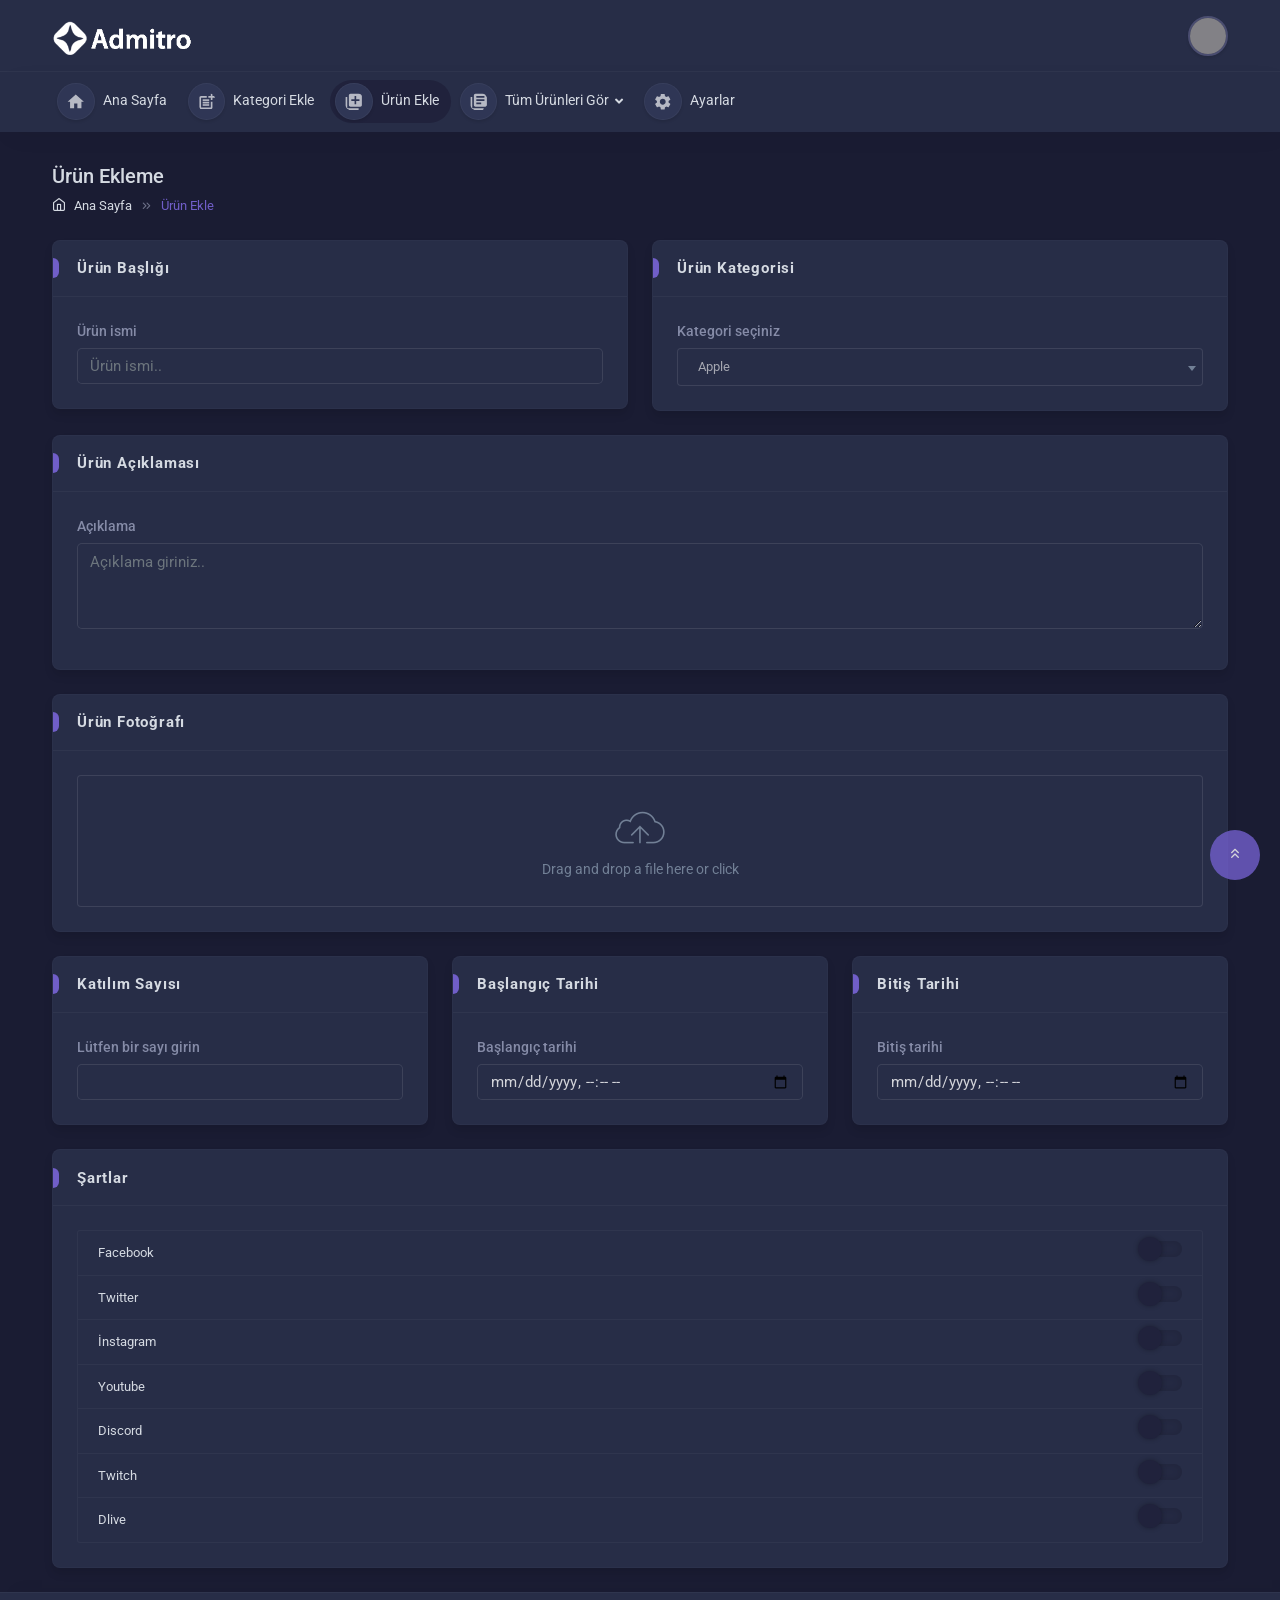
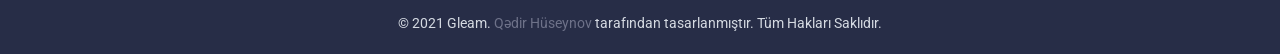
<file: urun-ekle.html>
<!DOCTYPE html>
<html lang="en" dir="ltr">

<head>

    <!-- Meta data -->
    <meta charset="UTF-8">
    <meta name='viewport' content='width=device-width, initial-scale=1.0, user-scalable=0'>
    <meta content="Admitro - Admin Panel HTML template" name="description">
    <meta content="Spruko Technologies Private Limited" name="author">
    <meta name="keywords"
        content="admin panel ui, user dashboard template, web application templates, premium admin templates, html css admin templates, premium admin templates, best admin template bootstrap 4, dark admin template, bootstrap 4 template admin, responsive admin template, bootstrap panel template, bootstrap simple dashboard, html web app template, bootstrap report template, modern admin template, nice admin template" />

    <!-- Title -->
    <title>Ürün Ekle</title>

    <!--Favicon -->
    <link rel="icon" href="../../assets/images/brand/favicon.ico" type="image/x-icon" />

    <!--Bootstrap css -->
    <link href="../../assets/plugins/bootstrap/css/bootstrap.min.css" rel="stylesheet">

    <!-- Style css -->
    <link href="../../assets/css/style.css" rel="stylesheet" />
    <link href="../../assets/css/dark.css" rel="stylesheet" />
    <link href="../../assets/css/skin-modes.css" rel="stylesheet" />

    <!-- Animate css -->
    <link href="../../assets/css/animated.css" rel="stylesheet" />

    <!-- P-scroll bar css-->
    <link href="../../assets/plugins/p-scrollbar/p-scrollbar.css" rel="stylesheet" />

    <!---Icons css-->
    <link href="../../assets/css/icons.css" rel="stylesheet" />

    <!-- Simplebar css -->
    <link rel="stylesheet" href="../../assets/plugins/simplebar/css/simplebar.css">

    <!-- INTERNAL Select2 css -->
    <link href="../../assets/plugins/select2/select2.min.css" rel="stylesheet" />

    <!-- INTERNAL File Uploads css -->
    <link href="../../assets/plugins/fancyuploder/fancy_fileupload.css" rel="stylesheet" />

    <!-- INTERNAL File Uploads css-->
    <link href="../../assets/plugins/fileupload/css/fileupload.css" rel="stylesheet" type="text/css" />

    <!-- Color Skin css -->
    <link id="theme" href="../../assets/colors/color1.css" rel="stylesheet" type="text/css" />

    <!-- Fontawesome -->
    <link rel="stylesheet" href="https://cdnjs.cloudflare.com/ajax/libs/font-awesome/5.15.2/css/all.min.css"
        integrity="sha512-HK5fgLBL+xu6dm/Ii3z4xhlSUyZgTT9tuc/hSrtw6uzJOvgRr2a9jyxxT1ely+B+xFAmJKVSTbpM/CuL7qxO8w=="
        crossorigin="anonymous" />

</head>

<body class="app dark-mode">

    <!---Global-loader-->
    <div id="global-loader">
        <img src="../../assets/images/svgs/loader.svg" alt="loader">
    </div>
    <!--- End Global-loader-->

    <!-- Page -->
    <div class="page">
        <div class="page-main">

            <!--header-->
            <div class="hor-header header top-header">
                <div class="container">
                    <div class="d-flex">
                        <a class="animated-arrow hor-toggle horizontal-navtoggle"><span></span></a>
                        <a class="header-brand" href="index.html">
                            <img src="../../assets/images/brand/logo.png" class="header-brand-img desktop-lgo"
                                alt="Admitro logo">
                            <img src="../../assets/images/brand/logo1.png" class="header-brand-img dark-logo"
                                alt="Admitro logo">
                            <img src="../../assets/images/brand/favicon.png" class="header-brand-img mobile-logo"
                                alt="Admitro logo">
                            <img src="../../assets/images/brand/favicon1.png" class="header-brand-img darkmobile-logo"
                                alt="Admitro logo">
                        </a>
                        <div class="d-flex order-lg-2 ml-auto">
                            <div class="dropdown profile-dropdown">
                                <a href="#" class="nav-link pr-0 leading-none" data-toggle="dropdown">
                                    <span>
                                        <img src="../../assets/images/users/2.jpg" alt="img"
                                            class="avatar avatar-md brround">
                                    </span>
                                </a>
                                <div class="dropdown-menu dropdown-menu-right dropdown-menu-arrow animated">
                                    <div class="text-center">
                                        <a href="#"
                                            class="dropdown-item text-center user pb-0 font-weight-bold">Kadir</a>
                                        <span class="text-center user-semi-title">Web Developer</span>
                                        <div class="dropdown-divider"></div>
                                    </div>
                                    <a class="dropdown-item d-flex" href="giris.html">
                                        <svg class="header-icon mr-3" xmlns="http://www.w3.org/2000/svg"
                                            enable-background="new 0 0 24 24" height="24" viewBox="0 0 24 24"
                                            width="24">
                                            <g>
                                                <rect fill="none" height="24" width="24" />
                                            </g>
                                            <g>
                                                <path
                                                    d="M11,7L9.6,8.4l2.6,2.6H2v2h10.2l-2.6,2.6L11,17l5-5L11,7z M20,19h-8v2h8c1.1,0,2-0.9,2-2V5c0-1.1-0.9-2-2-2h-8v2h8V19z" />
                                            </g>
                                        </svg>
                                        <div class="">Çıkış Yap</div>
                                    </a>
                                </div>
                            </div>
                        </div>
                    </div>
                </div>
            </div>
            <!--/header-->

            <!--/Horizontal-main -->
            <div class="sticky">
                <div class="horizontal-main hor-menu clearfix">
                    <div class="horizontal-mainwrapper container clearfix">
                        <!--Nav-->
                        <nav class="horizontalMenu clearfix">
                            <ul class="horizontalMenu-list">
                                <li aria-haspopup="true">
                                    <a href="index.html" class="sub-icon">
                                        <svg class="hor-icon" xmlns="http://www.w3.org/2000/svg" height="24"
                                            viewBox="0 0 24 24" width="24">
                                            <path d="M0 0h24v24H0z" fill="none" />
                                            <path d="M10 20v-6h4v6h5v-8h3L12 3 2 12h3v8z" />
                                        </svg>
                                        Ana Sayfa
                                    </a>
                                </li>
                                <li aria-haspopup="true">
									<a href="kategori-ekle.html" class="sub-icon">
										<svg class="hor-icon" xmlns="http://www.w3.org/2000/svg"
											enable-background="new 0 0 24 24" height="24" viewBox="0 0 24 24"
											width="24">
											<g>
												<rect fill="none" height="24" width="24" />
											</g>
											<g>
												<g />
												<g>
													<path
														d="M17,19.22H5V7h7V5H5C3.9,5,3,5.9,3,7v12c0,1.1,0.9,2,2,2h12c1.1,0,2-0.9,2-2v-7h-2V19.22z" />
													<path
														d="M19,2h-2v3h-3c0.01,0.01,0,2,0,2h3v2.99c0.01,0.01,2,0,2,0V7h3V5h-3V2z" />
													<rect height="2" width="8" x="7" y="9" />
													<polygon points="7,12 7,14 15,14 15,12 12,12" />
													<rect height="2" width="8" x="7" y="15" />
												</g>
											</g>
										</svg>
										Kategori Ekle
									</a>
								</li>
                                <li aria-haspopup="true">
                                    <a href="urun-ekle.html" class="sub-icon">
                                        <svg class="hor-icon" xmlns="http://www.w3.org/2000/svg" viewBox="0 0 24 24"
                                            fill="black" width="18px" height="18px">
                                            <path d="M0 0h24v24H0z" fill="none" />
                                            <path
                                                d="M4 6H2v14c0 1.1.9 2 2 2h14v-2H4V6zm16-4H8c-1.1 0-2 .9-2 2v12c0 1.1.9 2 2 2h12c1.1 0 2-.9 2-2V4c0-1.1-.9-2-2-2zm-1 9h-4v4h-2v-4H9V9h4V5h2v4h4v2z" />
                                        </svg>
                                        Ürün Ekle
                                    </a>
                                </li>
								<li aria-haspopup="true">
									<a href="urunleri-goruntule.html" class="sub-icon">
										<svg class="hor-icon" xmlns="http://www.w3.org/2000/svg" viewBox="0 0 24 24"
											fill="black" width="18px" height="18px">
											<path d="M0 0h24v24H0z" fill="none" />
											<path
												d="M4 6H2v14c0 1.1.9 2 2 2h14v-2H4V6zm16-4H8c-1.1 0-2 .9-2 2v12c0 1.1.9 2 2 2h12c1.1 0 2-.9 2-2V4c0-1.1-.9-2-2-2zm-1 9H9V9h10v2zm-4 4H9v-2h6v2zm4-8H9V5h10v2z" />
										</svg>
										Tüm Ürünleri Gör <i class="fas fa-angle-down horizontal-icon"></i>
                                    </a>
                                    
                                    <ul class="sub-menu">
                                        <li aria-haspopup="true"><a href="sonuclar.html"> Sonuçlar</a></li>
                                        <li aria-haspopup="true"><a href="sonuclandirmalar.html"> Sonuçlandırmalar</a></li>
                                        <li aria-haspopup="true"><a href="kazananlar.html">Kazananlar</a></li>
                                    </ul>
								</li>
                                <li aria-haspopup="true">
                                    <a href="ayarlar.html" class="sub-icon">
                                        <svg class="hor-icon" xmlns="http://www.w3.org/2000/svg"
                                            enable-background="new 0 0 24 24" height="24" viewBox="0 0 24 24"
                                            width="24">
                                            <g>
                                                <path d="M0,0h24v24H0V0z" fill="none" />
                                                <path
                                                    d="M19.14,12.94c0.04-0.3,0.06-0.61,0.06-0.94c0-0.32-0.02-0.64-0.07-0.94l2.03-1.58c0.18-0.14,0.23-0.41,0.12-0.61 l-1.92-3.32c-0.12-0.22-0.37-0.29-0.59-0.22l-2.39,0.96c-0.5-0.38-1.03-0.7-1.62-0.94L14.4,2.81c-0.04-0.24-0.24-0.41-0.48-0.41 h-3.84c-0.24,0-0.43,0.17-0.47,0.41L9.25,5.35C8.66,5.59,8.12,5.92,7.63,6.29L5.24,5.33c-0.22-0.08-0.47,0-0.59,0.22L2.74,8.87 C2.62,9.08,2.66,9.34,2.86,9.48l2.03,1.58C4.84,11.36,4.8,11.69,4.8,12s0.02,0.64,0.07,0.94l-2.03,1.58 c-0.18,0.14-0.23,0.41-0.12,0.61l1.92,3.32c0.12,0.22,0.37,0.29,0.59,0.22l2.39-0.96c0.5,0.38,1.03,0.7,1.62,0.94l0.36,2.54 c0.05,0.24,0.24,0.41,0.48,0.41h3.84c0.24,0,0.44-0.17,0.47-0.41l0.36-2.54c0.59-0.24,1.13-0.56,1.62-0.94l2.39,0.96 c0.22,0.08,0.47,0,0.59-0.22l1.92-3.32c0.12-0.22,0.07-0.47-0.12-0.61L19.14,12.94z M12,15.6c-1.98,0-3.6-1.62-3.6-3.6 s1.62-3.6,3.6-3.6s3.6,1.62,3.6,3.6S13.98,15.6,12,15.6z" />
                                            </g>
                                        </svg>
                                        Ayarlar
                                    </a>
                                </li>
                            </ul>
                        </nav>
                        <!--Nav-->
                    </div>
                </div>
            </div>
            <!--/Horizontal-main -->


            <!-- Hor-Content -->
            <div class="hor-content main-content">
                <div class="container">

                    <!--Page header-->
                    <div class="page-header">
                        <div class="page-leftheader">
                            <h4 class="page-title mb-0">Ürün Ekleme</h4>
                            <ol class="breadcrumb">
								<li class="breadcrumb-item"><a href="#"><i class="fe fe-home mr-2 fs-14"></i>Ana
										Sayfa</a>
                                </li>
                                <li class="breadcrumb-item active"><a href="#">Ürün Ekle</a></li>
							</ol>
                        </div>
                    </div>
                    <!--End Page header-->


                    <form action="">
                        <!-- Row Content -->
                        <div class="row">
                            <div class="col-md-6 col-lg-6 col-sm-12">
                                <div class="card">
                                    <div class="card-header">
                                        <h3 class="card-title">Ürün Başlığı</h3>
                                    </div>
                                    <div class="card-body">
                                        <div class="form-group">
                                            <label for="exampleInputEmail1" class="form-label">Ürün ismi</label>
                                            <input type="email" class="form-control" id="exampleInputEmail1"
                                                placeholder="Ürün ismi..">
                                        </div>
                                    </div>
                                </div>
                            </div>

                            <div class="col-md-6 col-lg-6 col-sm-12">
                                <div class="card">
                                    <div class="card-header">
                                        <h3 class="card-title">Ürün Kategorisi</h3>
                                    </div>
                                    <div class="card-body">
                                        <div class="form-group">
                                            <label class="form-label">Kategori seçiniz</label>
                                            <div class="">
                                                <select class="form-control select2">
                                                    <option>Apple</option>
                                                    <option>Orange</option>
                                                    <option>Mango</option>
                                                    <option>Grapes</option>
                                                    <option>Banana</option>
                                                </select>
                                            </div>
                                        </div>
                                    </div>
                                </div>
                            </div>
                        </div>
                        <!-- End Row Content -->

                        <!-- Row Content -->
                        <div class="row">
                            <div class="col-md-12 col-lg-12 col-sm-12">
                                <div class="card">
                                    <div class="card-header">
                                        <h3 class="card-title">Ürün Açıklaması</h3>
                                    </div>
                                    <div class="card-body">
                                        <div class="form-group">
                                            <label class="form-label">Açıklama</label>
                                            <div class="">
                                                <textarea class="form-control mb-4" placeholder="Açıklama giriniz.."
                                                    rows="3" required></textarea>
                                            </div>
                                        </div>
                                    </div>
                                </div>
                            </div>
                        </div>
                        <!-- End Row Content -->


                        <!-- Row Content -->
                        <div class="row">
                            <div class="col-md-12 col-lg-12 col-sm-12">
                                <div class="card">
                                    <div class="card-header">
                                        <h3 class="card-title">Ürün Fotoğrafı</h3>
                                    </div>
                                    <div class="card-body">
                                        <input type="file" class="dropify" data-height="120" />
                                    </div>
                                </div>
                            </div>
                        </div>
                        <!-- End Row Content -->

                        <!-- Row Content -->
                        <div class="row">
                            <div class="col-md-4 col-lg-14 col-sm-12">
                                <div class="card">
                                    <div class="card-header">
                                        <h3 class="card-title">Katılım Sayısı</h3>
                                    </div>
                                    <div class="card-body">
                                        <div class="form-group">
                                            <label class="form-label">Lütfen bir sayı girin</label>
                                            <input class="form-control" required  type="number" id="people_count"
                                                name="people_count" min="1">
                                        </div>
                                    </div>
                                </div>
                            </div>

                            <div class="col-md-4 col-lg-14 col-sm-12">
                                <div class="card">
                                    <div class="card-header">
                                        <h3 class="card-title">Başlangıç Tarihi</h3>
                                    </div>
                                    <div class="card-body">
                                        <div class="form-group">
                                            <label class="form-label">Başlangıç tarihi</label>
                                            <input class="form-control" required type="datetime-local" name="date">
                                        </div>
                                    </div>
                                </div>
                            </div>

                            <div class="col-md-4 col-lg-14 col-sm-12">
                                <div class="card">
                                    <div class="card-header">
                                        <h3 class="card-title">Bitiş Tarihi</h3>
                                    </div>
                                    <div class="card-body">
                                        <div class="form-group">
                                            <label class="form-label">Bitiş tarihi</label>
                                            <input class="form-control" required type="datetime-local" name="date">
                                        </div>
                                    </div>
                                </div>
                            </div>
                        </div>
                        <!-- End Row Content -->

                        <!-- Row Content -->
                        <div id="prizes" class="row">
                        </div>
                        <!-- End Row Content -->

                        <!-- Row Content -->
                        <div class="row">
                            <div class="col-lg-12">
                                <div class="card">
                                    <div class="card-header">
                                        <div class="card-title">Şartlar</div>
                                    </div>
                                    <div class="card-body">
                                        <ul id="socialList" class="list-group">
                                            <li class="list-group-item">
                                                Facebook
                                                <div class="material-switch pull-right">
                                                    <input id="facebook" class="social-input" name="fb"
                                                        type="checkbox" />
                                                    <label for="facebook" class="label-success"></label>
                                                </div>
                                                <div class="fb">
                                                    <form action="" class="">
                                                        <input type="text" class="form-control mt-3"
                                                            placeholder="Facebook">
                                                        <button type="button"
                                                            class="btn btn-info btn-sm mt-2">Kaydet</button>
                                                    </form>
                                                </div>
                                            </li>
                                            <li class="list-group-item">
                                                Twitter
                                                <div class="material-switch pull-right">
                                                    <input id="twitter" class="social-input" name="tw"
                                                        type="checkbox" />
                                                    <label for="twitter" class="label-success"></label>
                                                </div>
                                                <div class="tw">
                                                    <form action="" class="">
                                                        <div class="input-group mt-3">
                                                            <input type="text" class="form-control"
                                                                placeholder="Twitter">
                                                            <span class="input-group-append">
                                                                <button class="btn btn-twitter" type="button"><i
                                                                        class="fab fa-twitter"></i></button>
                                                            </span>
                                                        </div>
                                                        <button type="button"
                                                            class="btn btn-info btn-sm mt-2">Kaydet</button>
                                                    </form>
                                                </div>
                                            </li>

                                            <li class="list-group-item">
                                                İnstagram
                                                <div class="material-switch pull-right">
                                                    <input id="instagram" class="social-input" name="ig"
                                                        type="checkbox" />
                                                    <label for="instagram" class="label-success"></label>
                                                </div>
                                                <div class="ig">
                                                    <form action="" class="">
                                                        <div class="input-group mt-3">
                                                            <input type="text" class="form-control"
                                                                placeholder="İnstagram">
                                                            <span class="input-group-append">
                                                                <button class="btn btn-instagram" type="button"><i
                                                                        class="fab fa-instagram"></i></button>
                                                            </span>
                                                        </div>
                                                        <button type="button"
                                                            class="btn btn-info btn-sm mt-2">Kaydet</button>
                                                    </form>
                                                </div>
                                            </li>

                                            <li class="list-group-item">
                                                Youtube
                                                <div class="material-switch pull-right">
                                                    <input id="youtube" class="social-input" name="yt"
                                                        type="checkbox" />
                                                    <label for="youtube" class="label-success"></label>
                                                </div>
                                                <div class="yt">
                                                    <form action="" class="">
                                                        <div class="input-group mt-3">
                                                            <input type="text" class="form-control"
                                                                placeholder="Youtube">
                                                            <span class="input-group-append">
                                                                <button class="btn btn-youtube" type="button"><i
                                                                        class="fab fa-youtube"></i></button>
                                                            </span>
                                                        </div>
                                                        <button type="button"
                                                            class="btn btn-info btn-sm mt-2">Kaydet</button>
                                                    </form>
                                                </div>
                                            </li>

                                            <li class="list-group-item">
                                                Discord
                                                <div class="material-switch pull-right">
                                                    <input id="discord" class="social-input" name="dc"
                                                        type="checkbox" />
                                                    <label for="discord" class="label-success"></label>
                                                </div>
                                                <div class="dc">
                                                    <form action="" class="">
                                                        <div class="input-group mt-3">
                                                            <input type="text" class="form-control"
                                                                placeholder="Discord">
                                                            <span class="input-group-append">
                                                                <button class="btn btn-flickr" type="button"><i
                                                                        class="fab fa-discord"></i></button>
                                                            </span>
                                                        </div>
                                                        <button type="button"
                                                            class="btn btn-info btn-sm mt-2">Kaydet</button>
                                                    </form>
                                                </div>
                                            </li>

                                            <li class="list-group-item">
                                                Twitch
                                                <div class="material-switch pull-right">
                                                    <input id="twitch" class="social-input" name="twt"
                                                        type="checkbox" />
                                                    <label for="twitch" class="label-success"></label>
                                                </div>
                                                <div class="twt">
                                                    <form action="" class="">
                                                        <div class="input-group mt-3">
                                                            <input type="text" class="form-control"
                                                                placeholder="Twitch">
                                                            <span class="input-group-append">
                                                                <button class="btn btn-primary" type="button"><i
                                                                        class="fab fa-twitch"></i></button>
                                                            </span>
                                                        </div>
                                                        <button type="button"
                                                            class="btn btn-info btn-sm mt-2">Kaydet</button>
                                                    </form>
                                                </div>
                                            </li>

                                            <li class="list-group-item">
                                                Dlive
                                                <div class="material-switch pull-right">
                                                    <input id="dlive" class="social-input" name="dlv" type="checkbox" />
                                                    <label for="dlive" class="label-success"></label>
                                                </div>
                                                <div class="dlv">
                                                    <form action="" class="">
                                                        <div class="input-group mt-3">
                                                            <input type="text" class="form-control" placeholder="Dlive">
                                                        </div>
                                                        <button type="button"
                                                            class="btn btn-info btn-sm mt-2">Kaydet</button>
                                                    </form>
                                                </div>
                                            </li>
                                        </ul>
                                    </div>
                                </div>
                            </div>
                        </div>
                        <!-- End Row Content -->
                    </form>
                </div>
            </div>
            <!-- End hor-content-->
        </div>


        <!--Footer-->
        <footer class="footer">
            <div class="container">
                <div class="row align-items-center flex-row-reverse">
                    <div class="col-md-12 col-sm-12 text-center">
                        © 2021 Gleam. <a target="_blank" href="https://www.instagram.com/qed1r/">Qədir Hüseynov</a>
                        tarafından tasarlanmıştır. Tüm Hakları Saklıdır.
                    </div>
                </div>
            </div>
        </footer>
        <!-- End Footer-->

    </div>
    <!-- End Page -->

    <!-- Back to top -->
    <a href="#top" id="back-to-top"><i class="fe fe-chevrons-up"></i></a>

    <!-- Jquery js-->
    <script src="../../assets/js/jquery-3.5.1.min.js"></script>

    <!-- Bootstrap4 js-->
    <script src="../../assets/plugins/bootstrap/popper.min.js"></script>
    <script src="../../assets/plugins/bootstrap/js/bootstrap.min.js"></script>

    <!--Othercharts js-->
    <script src="../../assets/plugins/othercharts/jquery.sparkline.min.js"></script>

    <!-- Circle-progress js-->
    <script src="../../assets/js/circle-progress.min.js"></script>

    <!-- Jquery-rating js-->
    <script src="../../assets/plugins/rating/jquery.rating-stars.js"></script>

    <!--Horizontal-menu js-->
    <script src="../../assets/plugins/horizontal-menu/horizontal-menu.js"></script>

    <!-- Sticky js-->
    <script src="../../assets/js/stiky.js"></script>

    <!-- P-scroll js-->
    <script src="../../assets/plugins/p-scrollbar/p-scrollbar.js"></script>
    <script src="../../assets/plugins/p-scrollbar/p-scroll.js"></script>

    <!--INTERNAL Peitychart js-->
    <script src="../../assets/plugins/peitychart/jquery.peity.min.js"></script>
    <script src="../../assets/plugins/peitychart/peitychart.init.js"></script>

    <!-- INTERNAL File uploads js -->
    <script src="../../assets/plugins/fileupload/js/dropify.js"></script>
    <script src="../../assets/js/filupload.js"></script>

    <!-- INTERNAL File-Uploads Js-->
    <script src="../../assets/plugins/fancyuploder/jquery.ui.widget.js"></script>
    <script src="../../assets/plugins/fancyuploder/jquery.fileupload.js"></script>
    <script src="../../assets/plugins/fancyuploder/jquery.fancy-fileupload.js"></script>
    <script src="../../assets/plugins/fancyuploder/fancy-uploader.js"></script>

    <!--INTERNAL Form Advanced Element -->
    <script src="../../assets/js/formelementadvnced.js"></script>
    <script src="../../assets/js/form-elements.js"></script>
    <script src="../../assets/js/file-upload.js"></script>

    <!--INTERNAL Apexchart js-->
    <script src="../../assets/js/apexcharts.js"></script>

    <!--INTERNAL ECharts js-->
    <script src="../../assets/plugins/echarts/echarts.js"></script>

    <!--INTERNAL Chart js -->
    <script src="../../assets/plugins/chart/chart.bundle.js"></script>
    <script src="../../assets/plugins/chart/utils.js"></script>

    <!-- INTERNAL Select2 js -->
    <script src="../../assets/plugins/select2/select2.full.min.js"></script>
    <script src="../../assets/js/select2.js"></script>

    <!--INTERNAL Moment js-->
    <script src="../../assets/plugins/moment/moment.js"></script>

    <!--INTERNAL Index js-->
    <script src="../../assets/js/index1.js"></script>

    <!-- Simplebar JS -->
    <script src="../../assets/plugins/simplebar/js/simplebar.min.js"></script>

    <!-- Custom js-->
    <script src="../../assets/js/custom.js"></script>

</body>

</html>
</file>
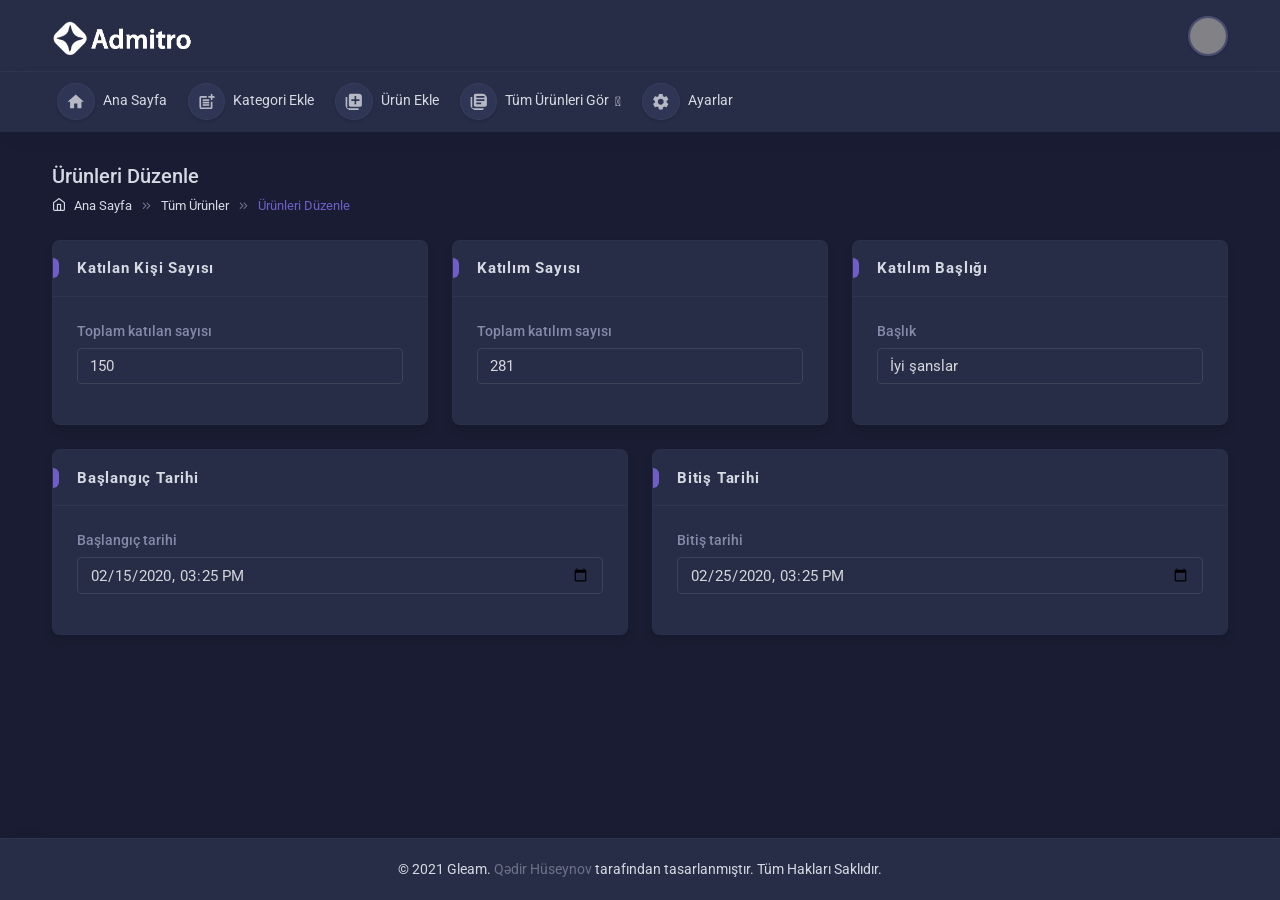
<file: urunleri-duzenleme.html>
<!DOCTYPE html>
<html lang="en" dir="ltr">

<head>

	<!-- Meta data -->
	<meta charset="UTF-8">
	<meta name='viewport' content='width=device-width, initial-scale=1.0, user-scalable=0'>
	<meta content="Admitro - Admin Panel HTML template" name="description">
	<meta content="Spruko Technologies Private Limited" name="author">
	<meta name="keywords"
		content="admin panel ui, user dashboard template, web application templates, premium admin templates, html css admin templates, premium admin templates, best admin template bootstrap 4, dark admin template, bootstrap 4 template admin, responsive admin template, bootstrap panel template, bootstrap simple dashboard, html web app template, bootstrap report template, modern admin template, nice admin template" />

	<!-- Title -->
	<title>Ürünleri Düzenle</title>

	<!--Favicon -->
	<link rel="icon" href="../../assets/images/brand/favicon.ico" type="image/x-icon" />

	<!--Bootstrap css -->
	<link href="../../assets/plugins/bootstrap/css/bootstrap.min.css" rel="stylesheet">

	<!-- Style css -->
	<link href="../../assets/css/style.css" rel="stylesheet" />
	<link href="../../assets/css/dark.css" rel="stylesheet" />
	<link href="../../assets/css/skin-modes.css" rel="stylesheet" />

	<!-- Animate css -->
	<link href="../../assets/css/animated.css" rel="stylesheet" />

	<!-- P-scroll bar css-->
	<link href="../../assets/plugins/p-scrollbar/p-scrollbar.css" rel="stylesheet" />

	<!---Icons css-->
	<link href="../../assets/css/icons.css" rel="stylesheet" />

	<!-- Simplebar css -->
	<link rel="stylesheet" href="../../assets/plugins/simplebar/css/simplebar.css">

	<!-- INTERNAL Select2 css -->
	<link href="../../assets/plugins/select2/select2.min.css" rel="stylesheet" />

	<!-- Color Skin css -->
	<link id="theme" href="../../assets/colors/color1.css" rel="stylesheet" type="text/css" />

</head>

<body class="app dark-mode">

	<!---Global-loader-->
	<div id="global-loader">
		<img src="../../assets/images/svgs/loader.svg" alt="loader">
	</div>
	<!--- End Global-loader-->

	<!-- Page -->
	<div class="page">
		<div class="page-main">

			<!--header-->
			<div class="hor-header header top-header">
				<div class="container">
					<div class="d-flex">
						<a class="animated-arrow hor-toggle horizontal-navtoggle"><span></span></a>
						<a class="header-brand" href="index.html">
							<img src="../../assets/images/brand/logo.png" class="header-brand-img desktop-lgo"
								alt="Admitro logo">
							<img src="../../assets/images/brand/logo1.png" class="header-brand-img dark-logo"
								alt="Admitro logo">
							<img src="../../assets/images/brand/favicon.png" class="header-brand-img mobile-logo"
								alt="Admitro logo">
							<img src="../../assets/images/brand/favicon1.png" class="header-brand-img darkmobile-logo"
								alt="Admitro logo">
						</a>
						<div class="d-flex order-lg-2 ml-auto">
							<div class="dropdown profile-dropdown">
								<a href="#" class="nav-link pr-0 leading-none" data-toggle="dropdown">
									<span>
										<img src="../../assets/images/users/2.jpg" alt="img"
											class="avatar avatar-md brround">
									</span>
								</a>
								<div class="dropdown-menu dropdown-menu-right dropdown-menu-arrow animated">
									<div class="text-center">
										<a href="#"
											class="dropdown-item text-center user pb-0 font-weight-bold">Kadir</a>
										<span class="text-center user-semi-title">Web Developer</span>
										<div class="dropdown-divider"></div>
									</div>
									<a class="dropdown-item d-flex" href="giris.html">
										<svg class="header-icon mr-3" xmlns="http://www.w3.org/2000/svg"
											enable-background="new 0 0 24 24" height="24" viewBox="0 0 24 24"
											width="24">
											<g>
												<rect fill="none" height="24" width="24" />
											</g>
											<g>
												<path
													d="M11,7L9.6,8.4l2.6,2.6H2v2h10.2l-2.6,2.6L11,17l5-5L11,7z M20,19h-8v2h8c1.1,0,2-0.9,2-2V5c0-1.1-0.9-2-2-2h-8v2h8V19z" />
											</g>
										</svg>
										<div class="">Çıkış Yap</div>
									</a>
								</div>
							</div>
						</div>
					</div>
				</div>
			</div>
			<!--/header-->

			<!--/Horizontal-main -->
			<div class="sticky">
				<div class="horizontal-main hor-menu clearfix">
					<div class="horizontal-mainwrapper container clearfix">
						<!--Nav-->
						<nav class="horizontalMenu clearfix">
							<ul class="horizontalMenu-list">
								<li aria-haspopup="true">
									<a href="index.html" class="sub-icon">
										<svg class="hor-icon" xmlns="http://www.w3.org/2000/svg" height="24"
											viewBox="0 0 24 24" width="24">
											<path d="M0 0h24v24H0z" fill="none" />
											<path d="M10 20v-6h4v6h5v-8h3L12 3 2 12h3v8z" />
										</svg>
										Ana Sayfa
									</a>
								</li>
								<li aria-haspopup="true">
									<a href="kategori-ekle.html" class="sub-icon">
										<svg class="hor-icon" xmlns="http://www.w3.org/2000/svg"
											enable-background="new 0 0 24 24" height="24" viewBox="0 0 24 24"
											width="24">
											<g>
												<rect fill="none" height="24" width="24" />
											</g>
											<g>
												<g />
												<g>
													<path
														d="M17,19.22H5V7h7V5H5C3.9,5,3,5.9,3,7v12c0,1.1,0.9,2,2,2h12c1.1,0,2-0.9,2-2v-7h-2V19.22z" />
													<path
														d="M19,2h-2v3h-3c0.01,0.01,0,2,0,2h3v2.99c0.01,0.01,2,0,2,0V7h3V5h-3V2z" />
													<rect height="2" width="8" x="7" y="9" />
													<polygon points="7,12 7,14 15,14 15,12 12,12" />
													<rect height="2" width="8" x="7" y="15" />
												</g>
											</g>
										</svg>
										Kategori Ekle
									</a>
								</li>
								<li aria-haspopup="true">
									<a href="urun-ekle.html" class="sub-icon">
										<svg class="hor-icon" xmlns="http://www.w3.org/2000/svg" viewBox="0 0 24 24"
											fill="black" width="18px" height="18px">
											<path d="M0 0h24v24H0z" fill="none" />
											<path
												d="M4 6H2v14c0 1.1.9 2 2 2h14v-2H4V6zm16-4H8c-1.1 0-2 .9-2 2v12c0 1.1.9 2 2 2h12c1.1 0 2-.9 2-2V4c0-1.1-.9-2-2-2zm-1 9h-4v4h-2v-4H9V9h4V5h2v4h4v2z" />
										</svg>
										Ürün Ekle
									</a>
								</li>
								<li aria-haspopup="true">
									<a href="urunleri-goruntule.html" class="sub-icon">
										<svg class="hor-icon" xmlns="http://www.w3.org/2000/svg" viewBox="0 0 24 24"
											fill="black" width="18px" height="18px">
											<path d="M0 0h24v24H0z" fill="none" />
											<path
												d="M4 6H2v14c0 1.1.9 2 2 2h14v-2H4V6zm16-4H8c-1.1 0-2 .9-2 2v12c0 1.1.9 2 2 2h12c1.1 0 2-.9 2-2V4c0-1.1-.9-2-2-2zm-1 9H9V9h10v2zm-4 4H9v-2h6v2zm4-8H9V5h10v2z" />
										</svg>
										Tüm Ürünleri Gör <i class="fas fa-angle-down horizontal-icon"></i>
                                    </a>
                                    
                                    <ul class="sub-menu">
                                        <li aria-haspopup="true"><a href="sonuclar.html"> Sonuçlar</a></li>
                                        <li aria-haspopup="true"><a href="sonuclandirmalar.html"> Sonuçlandırmalar</a></li>
                                        <li aria-haspopup="true"><a href="kazananlar.html">Kazananlar</a></li>
                                    </ul>
								</li>
								<li aria-haspopup="true">
									<a href="ayarlar.html" class="sub-icon">
										<svg class="hor-icon" xmlns="http://www.w3.org/2000/svg"
											enable-background="new 0 0 24 24" height="24" viewBox="0 0 24 24"
											width="24">
											<g>
												<path d="M0,0h24v24H0V0z" fill="none" />
												<path
													d="M19.14,12.94c0.04-0.3,0.06-0.61,0.06-0.94c0-0.32-0.02-0.64-0.07-0.94l2.03-1.58c0.18-0.14,0.23-0.41,0.12-0.61 l-1.92-3.32c-0.12-0.22-0.37-0.29-0.59-0.22l-2.39,0.96c-0.5-0.38-1.03-0.7-1.62-0.94L14.4,2.81c-0.04-0.24-0.24-0.41-0.48-0.41 h-3.84c-0.24,0-0.43,0.17-0.47,0.41L9.25,5.35C8.66,5.59,8.12,5.92,7.63,6.29L5.24,5.33c-0.22-0.08-0.47,0-0.59,0.22L2.74,8.87 C2.62,9.08,2.66,9.34,2.86,9.48l2.03,1.58C4.84,11.36,4.8,11.69,4.8,12s0.02,0.64,0.07,0.94l-2.03,1.58 c-0.18,0.14-0.23,0.41-0.12,0.61l1.92,3.32c0.12,0.22,0.37,0.29,0.59,0.22l2.39-0.96c0.5,0.38,1.03,0.7,1.62,0.94l0.36,2.54 c0.05,0.24,0.24,0.41,0.48,0.41h3.84c0.24,0,0.44-0.17,0.47-0.41l0.36-2.54c0.59-0.24,1.13-0.56,1.62-0.94l2.39,0.96 c0.22,0.08,0.47,0,0.59-0.22l1.92-3.32c0.12-0.22,0.07-0.47-0.12-0.61L19.14,12.94z M12,15.6c-1.98,0-3.6-1.62-3.6-3.6 s1.62-3.6,3.6-3.6s3.6,1.62,3.6,3.6S13.98,15.6,12,15.6z" />
											</g>
										</svg>
										Ayarlar
									</a>
								</li>
							</ul>
						</nav>
						<!--Nav-->
					</div>
				</div>
			</div>
			<!--/Horizontal-main -->


			<!-- Hor-Content -->
			<div class="hor-content main-content">
				<div class="container">

					<!--Page header-->
					<div class="page-header">
						<div class="page-leftheader">
							<h4 class="page-title mb-0">Ürünleri Düzenle</h4>
							<ol class="breadcrumb">
								<li class="breadcrumb-item"><a href="index.html"><i class="fe fe-home mr-2 fs-14"></i>Ana
										Sayfa</a>
                                </li>
                                <li class="breadcrumb-item"><a href="urunleri-goruntule.html">Tüm Ürünler</a></li>
                                <li class="breadcrumb-item active"><a href="#">Ürünleri Düzenle</a></li>
							</ol>
						</div>
					</div>
                    <!--End Page header-->
                    
                    <form action="">
                        <div class="row">
                            <div class="col-lg-4 col-md-6 col-sm-12">
                                <div class="card">
                                    <div class="card-header">
                                        <div class="card-title">
                                            Katılan kişi sayısı
                                        </div>
                                    </div>
                                    <div class="card-body">
										<div class="form">
											<div class="form-group">
												<div class="form-group">
													<label class="form-label">Toplam katılan sayısı</label>
													<input value="150" type="text" class="form-control" id="totalPerson" placeholder="Toplam sayı">
												</div>
											</div>
										</div>
                                    </div>
                                </div>
                            </div>
                            <div class="col-lg-4 col-md-6 col-sm-12">
                                <div class="card">
                                    <div class="card-header">
                                        <div class="card-title">
                                            Katılım sayısı
                                        </div>
                                    </div>
                                    <div class="card-body">
										<div class="form">
											<div class="form-group">
												<div class="form-group">
													<label class="form-label">Toplam katılım sayısı</label>
													<input value="281" type="text" class="form-control" id="totalNumber" placeholder="Toplam katılım sayı">
												</div>
											</div>
										</div>
                                    </div>
                                </div>
                            </div>
                            <div class="col-lg-4 col-md-6 col-sm-12">
                                <div class="card">
                                    <div class="card-header">
                                        <div class="card-title">
                                            Katılım Başlığı
                                        </div>
                                    </div>
                                    <div class="card-body">
										<div class="form">
											<div class="form-group">
												<div class="form-group">
													<label class="form-label">Başlık</label>
													<input value="İyi şanslar" type="text" class="form-control" id="gwTitle" placeholder="İyi şanslar">
												</div>
											</div>
										</div>
                                    </div>
                                </div>
                            </div>
                        </div>
                        <div class="row">
                            <div class="col-lg-6 col-md-6 col-sm-12">
                                <div class="card">
                                    <div class="card-header">
                                        <div class="card-title">
                                            Başlangıç tarihi
                                        </div>
                                    </div>
                                    <div class="card-body">
										<div class="form">
											<div class="form-group">
												<div class="form-group">
													<label class="form-label">Başlangıç tarihi</label>
													<input value="2020-02-15T15:25" type="datetime-local" class="form-control" id="startDate">
												</div>
											</div>
										</div>
                                    </div>
                                </div>
                            </div>
                            <div class="col-lg-6 col-md-6 col-sm-12">
                                <div class="card">
                                    <div class="card-header">
                                        <div class="card-title">
                                            Bitiş tarihi
                                        </div>
                                    </div>
                                    <div class="card-body">
										<div class="form">
											<div class="form-group">
												<div class="form-group">
													<label class="form-label">Bitiş tarihi</label>
													<input value="2020-02-25T15:25" type="datetime-local" class="form-control" id="endDate">
												</div>
											</div>
										</div>
                                    </div>
                                </div>
                            </div>
                        </div>
                    </form>
				</div>
			</div>
			<!-- End hor-content-->
		</div>


		<!--Footer-->
		<footer class="footer">
			<div class="container">
				<div class="row align-items-center flex-row-reverse">
					<div class="col-md-12 col-sm-12 text-center">
						© 2021 Gleam. <a target="_blank" href="https://www.instagram.com/qed1r/">Qədir Hüseynov</a>
						tarafından tasarlanmıştır. Tüm Hakları Saklıdır.
					</div>
				</div>
			</div>
		</footer>
		<!-- End Footer-->

	</div>
	<!-- End Page -->

	<!-- Back to top -->
	<a href="#top" id="back-to-top"><i class="fe fe-chevrons-up"></i></a>

	<!-- Jquery js-->
	<script src="../../assets/js/jquery-3.5.1.min.js"></script>

	<!-- Bootstrap4 js-->
	<script src="../../assets/plugins/bootstrap/popper.min.js"></script>
	<script src="../../assets/plugins/bootstrap/js/bootstrap.min.js"></script>

	<!--Othercharts js-->
	<script src="../../assets/plugins/othercharts/jquery.sparkline.min.js"></script>

	<!-- Circle-progress js-->
	<script src="../../assets/js/circle-progress.min.js"></script>

	<!-- Jquery-rating js-->
	<script src="../../assets/plugins/rating/jquery.rating-stars.js"></script>

	<!--Horizontal-menu js-->
	<script src="../../assets/plugins/horizontal-menu/horizontal-menu.js"></script>

	<!-- Sticky js-->
	<script src="../../assets/js/stiky.js"></script>

	<!-- P-scroll js-->
	<script src="../../assets/plugins/p-scrollbar/p-scrollbar.js"></script>
	<script src="../../assets/plugins/p-scrollbar/p-scroll.js"></script>

	<!--INTERNAL Peitychart js-->
	<script src="../../assets/plugins/peitychart/jquery.peity.min.js"></script>
	<script src="../../assets/plugins/peitychart/peitychart.init.js"></script>

	<!--INTERNAL Apexchart js-->
	<script src="../../assets/js/apexcharts.js"></script>

	<!--INTERNAL ECharts js-->
	<script src="../../assets/plugins/echarts/echarts.js"></script>

	<!--INTERNAL Chart js -->
	<script src="../../assets/plugins/chart/chart.bundle.js"></script>
	<script src="../../assets/plugins/chart/utils.js"></script>

	<!-- INTERNAL Select2 js -->
	<script src="../../assets/plugins/select2/select2.full.min.js"></script>
	<script src="../../assets/js/select2.js"></script>

	<!--INTERNAL Moment js-->
	<script src="../../assets/plugins/moment/moment.js"></script>

	<!--INTERNAL Index js-->
	<script src="../../assets/js/index1.js"></script>

	<!-- Simplebar JS -->
	<script src="../../assets/plugins/simplebar/js/simplebar.min.js"></script>

	<!-- Custom js-->
	<script src="../../assets/js/custom.js"></script>

</body>

</html>
</file>
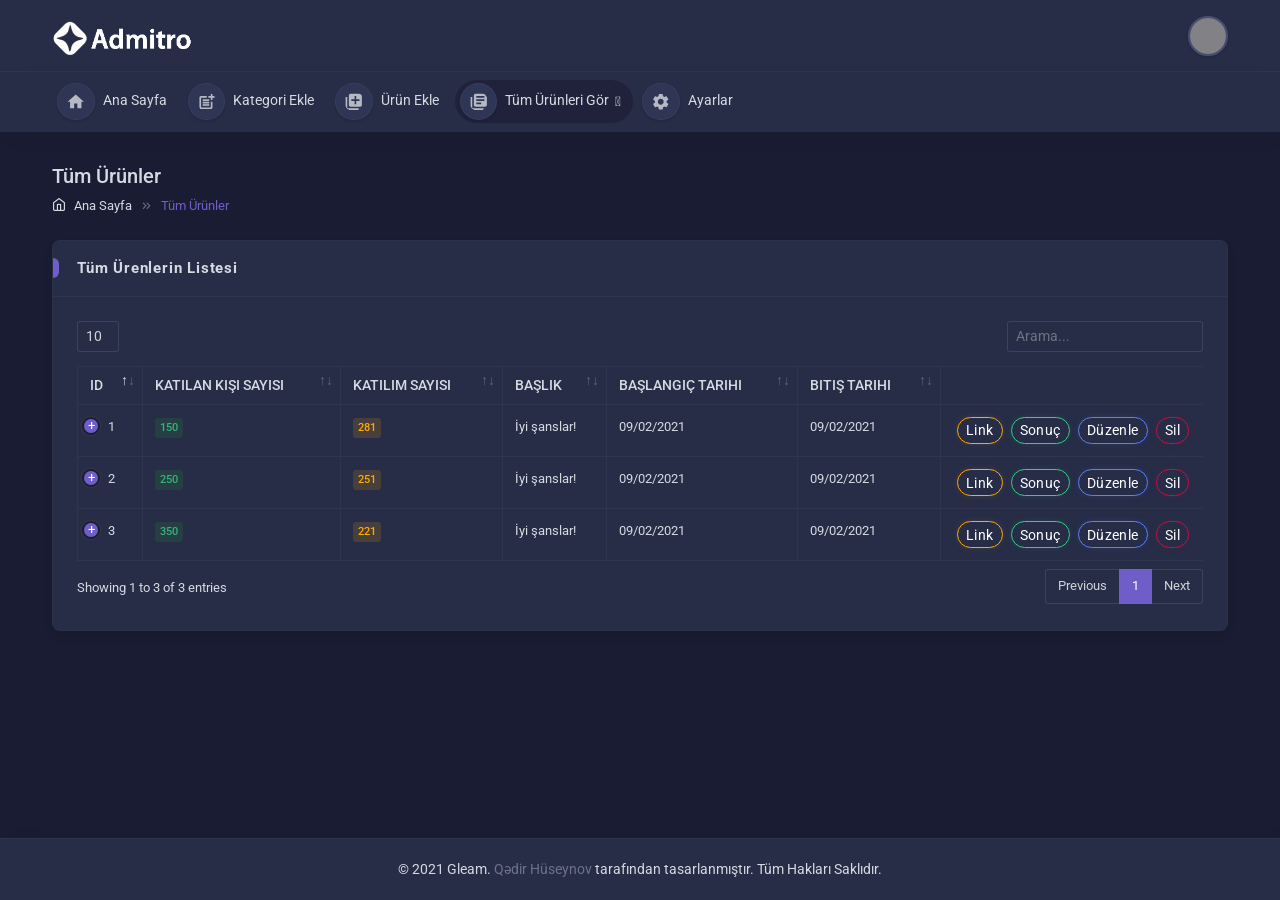
<file: urunleri-goruntule.html>
<!DOCTYPE html>
<html lang="en" dir="ltr">

<head>

	<!-- Meta data -->
	<meta charset="UTF-8">
	<meta name='viewport' content='width=device-width, initial-scale=1.0, user-scalable=0'>
	<meta content="Admitro - Admin Panel HTML template" name="description">
	<meta content="Spruko Technologies Private Limited" name="author">
	<meta name="keywords"
		content="admin panel ui, user dashboard template, web application templates, premium admin templates, html css admin templates, premium admin templates, best admin template bootstrap 4, dark admin template, bootstrap 4 template admin, responsive admin template, bootstrap panel template, bootstrap simple dashboard, html web app template, bootstrap report template, modern admin template, nice admin template" />

	<!-- Title -->
	<title>Tüm Ürünler</title>

	<!--Favicon -->
	<link rel="icon" href="../../assets/images/brand/favicon.ico" type="image/x-icon" />

	<!--Bootstrap css -->
	<link href="../../assets/plugins/bootstrap/css/bootstrap.min.css" rel="stylesheet">

	<!-- Style css -->
	<link href="../../assets/css/style.css" rel="stylesheet" />
	<link href="../../assets/css/dark.css" rel="stylesheet" />
	<link href="../../assets/css/skin-modes.css" rel="stylesheet" />

	<!-- Animate css -->
	<link href="../../assets/css/animated.css" rel="stylesheet" />

	<!-- P-scroll bar css-->
	<link href="../../assets/plugins/p-scrollbar/p-scrollbar.css" rel="stylesheet" />

	<!---Icons css-->
	<link href="../../assets/css/icons.css" rel="stylesheet" />

	<!-- Data table css -->
	<link href="../../assets/plugins/datatable/css/dataTables.bootstrap4.min.css" rel="stylesheet" />
	<link href="../../assets/plugins/datatable/css/buttons.bootstrap4.min.css" rel="stylesheet">
	<link href="../../assets/plugins/datatable/responsive.bootstrap4.min.css" rel="stylesheet" />

	<!-- Simplebar css -->
	<link rel="stylesheet" href="../../assets/plugins/simplebar/css/simplebar.css">

	<!-- INTERNAL Select2 css -->
	<link href="../../assets/plugins/select2/select2.min.css" rel="stylesheet" />

	<!-- Color Skin css -->
	<link id="theme" href="../../assets/colors/color1.css" rel="stylesheet" type="text/css" />

</head>

<body class="app dark-mode">

	<!---Global-loader-->
	<div id="global-loader">
		<img src="../../assets/images/svgs/loader.svg" alt="loader">
	</div>
	<!--- End Global-loader-->

	<!-- Page -->
	<div class="page">
		<div class="page-main">

			<!--header-->
			<div class="hor-header header top-header">
				<div class="container">
					<div class="d-flex">
						<a class="animated-arrow hor-toggle horizontal-navtoggle"><span></span></a>
						<a class="header-brand" href="index.html">
							<img src="../../assets/images/brand/logo.png" class="header-brand-img desktop-lgo"
								alt="Admitro logo">
							<img src="../../assets/images/brand/logo1.png" class="header-brand-img dark-logo"
								alt="Admitro logo">
							<img src="../../assets/images/brand/favicon.png" class="header-brand-img mobile-logo"
								alt="Admitro logo">
							<img src="../../assets/images/brand/favicon1.png" class="header-brand-img darkmobile-logo"
								alt="Admitro logo">
						</a>
						<div class="d-flex order-lg-2 ml-auto">
							<div class="dropdown profile-dropdown">
								<a href="#" class="nav-link pr-0 leading-none" data-toggle="dropdown">
									<span>
										<img src="../../assets/images/users/2.jpg" alt="img"
											class="avatar avatar-md brround">
									</span>
								</a>
								<div class="dropdown-menu dropdown-menu-right dropdown-menu-arrow animated">
									<div class="text-center">
										<a href="#"
											class="dropdown-item text-center user pb-0 font-weight-bold">Kadir</a>
										<span class="text-center user-semi-title">Web Developer</span>
										<div class="dropdown-divider"></div>
									</div>
									<a class="dropdown-item d-flex" href="giris.html">
										<svg class="header-icon mr-3" xmlns="http://www.w3.org/2000/svg"
											enable-background="new 0 0 24 24" height="24" viewBox="0 0 24 24"
											width="24">
											<g>
												<rect fill="none" height="24" width="24" />
											</g>
											<g>
												<path
													d="M11,7L9.6,8.4l2.6,2.6H2v2h10.2l-2.6,2.6L11,17l5-5L11,7z M20,19h-8v2h8c1.1,0,2-0.9,2-2V5c0-1.1-0.9-2-2-2h-8v2h8V19z" />
											</g>
										</svg>
										<div class="">Çıkış Yap</div>
									</a>
								</div>
							</div>
						</div>
					</div>
				</div>
			</div>
			<!--/header-->

			<!--/Horizontal-main -->
			<div class="sticky">
				<div class="horizontal-main hor-menu clearfix">
					<div class="horizontal-mainwrapper container clearfix">
						<!--Nav-->
						<nav class="horizontalMenu clearfix">
							<ul class="horizontalMenu-list">
								<li aria-haspopup="true">
									<a href="index.html" class="sub-icon">
										<svg class="hor-icon" xmlns="http://www.w3.org/2000/svg" height="24"
											viewBox="0 0 24 24" width="24">
											<path d="M0 0h24v24H0z" fill="none" />
											<path d="M10 20v-6h4v6h5v-8h3L12 3 2 12h3v8z" />
										</svg>
										Ana Sayfa
									</a>
								</li>
								<li aria-haspopup="true">
									<a href="kategori-ekle.html" class="sub-icon">
										<svg class="hor-icon" xmlns="http://www.w3.org/2000/svg"
											enable-background="new 0 0 24 24" height="24" viewBox="0 0 24 24"
											width="24">
											<g>
												<rect fill="none" height="24" width="24" />
											</g>
											<g>
												<g />
												<g>
													<path
														d="M17,19.22H5V7h7V5H5C3.9,5,3,5.9,3,7v12c0,1.1,0.9,2,2,2h12c1.1,0,2-0.9,2-2v-7h-2V19.22z" />
													<path
														d="M19,2h-2v3h-3c0.01,0.01,0,2,0,2h3v2.99c0.01,0.01,2,0,2,0V7h3V5h-3V2z" />
													<rect height="2" width="8" x="7" y="9" />
													<polygon points="7,12 7,14 15,14 15,12 12,12" />
													<rect height="2" width="8" x="7" y="15" />
												</g>
											</g>
										</svg>
										Kategori Ekle
									</a>
								</li>
								<li aria-haspopup="true">
									<a href="urun-ekle.html" class="sub-icon">
										<svg class="hor-icon" xmlns="http://www.w3.org/2000/svg" viewBox="0 0 24 24"
											fill="black" width="18px" height="18px">
											<path d="M0 0h24v24H0z" fill="none" />
											<path
												d="M4 6H2v14c0 1.1.9 2 2 2h14v-2H4V6zm16-4H8c-1.1 0-2 .9-2 2v12c0 1.1.9 2 2 2h12c1.1 0 2-.9 2-2V4c0-1.1-.9-2-2-2zm-1 9h-4v4h-2v-4H9V9h4V5h2v4h4v2z" />
										</svg>
										Ürün Ekle
									</a>
								</li>
								<li aria-haspopup="true">
									<a href="urunleri-goruntule.html" class="sub-icon">
										<svg class="hor-icon" xmlns="http://www.w3.org/2000/svg" viewBox="0 0 24 24"
											fill="black" width="18px" height="18px">
											<path d="M0 0h24v24H0z" fill="none" />
											<path
												d="M4 6H2v14c0 1.1.9 2 2 2h14v-2H4V6zm16-4H8c-1.1 0-2 .9-2 2v12c0 1.1.9 2 2 2h12c1.1 0 2-.9 2-2V4c0-1.1-.9-2-2-2zm-1 9H9V9h10v2zm-4 4H9v-2h6v2zm4-8H9V5h10v2z" />
										</svg>
										Tüm Ürünleri Gör <i class="fas fa-angle-down horizontal-icon"></i>
                                    </a>
                                    
                                    <ul class="sub-menu">
                                        <li aria-haspopup="true"><a href="sonuclar.html"> Sonuçlar</a></li>
                                        <li aria-haspopup="true"><a href="sonuclandirmalar.html"> Sonuçlandırmalar</a></li>
                                        <li aria-haspopup="true"><a href="kazananlar.html">Kazananlar</a></li>
                                    </ul>
								</li>
								<li aria-haspopup="true">
									<a href="ayarlar.html" class="sub-icon">
										<svg class="hor-icon" xmlns="http://www.w3.org/2000/svg"
											enable-background="new 0 0 24 24" height="24" viewBox="0 0 24 24"
											width="24">
											<g>
												<path d="M0,0h24v24H0V0z" fill="none" />
												<path
													d="M19.14,12.94c0.04-0.3,0.06-0.61,0.06-0.94c0-0.32-0.02-0.64-0.07-0.94l2.03-1.58c0.18-0.14,0.23-0.41,0.12-0.61 l-1.92-3.32c-0.12-0.22-0.37-0.29-0.59-0.22l-2.39,0.96c-0.5-0.38-1.03-0.7-1.62-0.94L14.4,2.81c-0.04-0.24-0.24-0.41-0.48-0.41 h-3.84c-0.24,0-0.43,0.17-0.47,0.41L9.25,5.35C8.66,5.59,8.12,5.92,7.63,6.29L5.24,5.33c-0.22-0.08-0.47,0-0.59,0.22L2.74,8.87 C2.62,9.08,2.66,9.34,2.86,9.48l2.03,1.58C4.84,11.36,4.8,11.69,4.8,12s0.02,0.64,0.07,0.94l-2.03,1.58 c-0.18,0.14-0.23,0.41-0.12,0.61l1.92,3.32c0.12,0.22,0.37,0.29,0.59,0.22l2.39-0.96c0.5,0.38,1.03,0.7,1.62,0.94l0.36,2.54 c0.05,0.24,0.24,0.41,0.48,0.41h3.84c0.24,0,0.44-0.17,0.47-0.41l0.36-2.54c0.59-0.24,1.13-0.56,1.62-0.94l2.39,0.96 c0.22,0.08,0.47,0,0.59-0.22l1.92-3.32c0.12-0.22,0.07-0.47-0.12-0.61L19.14,12.94z M12,15.6c-1.98,0-3.6-1.62-3.6-3.6 s1.62-3.6,3.6-3.6s3.6,1.62,3.6,3.6S13.98,15.6,12,15.6z" />
											</g>
										</svg>
										Ayarlar
									</a>
								</li>
							</ul>
						</nav>
						<!--Nav-->
					</div>
				</div>
			</div>
			<!--/Horizontal-main -->


			<!-- Hor-Content -->
			<div class="hor-content main-content">
				<div class="container">

					<!--Page header-->
					<div class="page-header">
						<div class="page-leftheader">
							<h4 class="page-title mb-0">Tüm Ürünler</h4>
							<ol class="breadcrumb">
								<li class="breadcrumb-item"><a href="index.html"><i
											class="fe fe-home mr-2 fs-14"></i>Ana Sayfa</a></li>
								<li class="breadcrumb-item active" aria-current="page"><a href="#">Tüm Ürünler</a></li>
							</ol>
						</div>
					</div>
					<!--End Page header-->

					<div class="row">
						<div class="col-12">
							<div class="card">
								<div class="card-header">
									<div class="card-title">Tüm Ürenlerin Listesi</div>
								</div>
								<div class="card-body">
									<div class="table-responsive">
										<table class="table table-bordered text-nowrap" id="example-2">
											<thead>
												<tr>
													<th class="wd-15p border-bottom-0">ID</th>
													<th class="wd-15p border-bottom-0">Katılan kişi sayısı</th>
													<th class="wd-15p border-bottom-0">Katılım sayısı</th>
													<th class="wd-15p border-bottom-0">Başlık</th>
													<th class="wd-15p border-bottom-0">Başlangıç tarihi</th>
													<th class="wd-20p border-bottom-0">Bitiş tarihi</th>
													<th class="wd-20p border-bottom-0">Haraketler</th>
												</tr>
											</thead>
											<tbody>
												<tr>
													<td>1</td>
													<td><span class="badge badge-success-light">150</span></td>
													<td><span class="badge badge-warning-light">281</span></td>
													<td>İyi şanslar!</td>
													<td>09/02/2021</td>
													<td>09/02/2021</td>
													<td class="d-flex justify-content-around">
														<a href="#" class="btn btn-outline-warning btn-pill btn-warning btn-sm">Link</a>
														<a href="sonuclar.html" class="btn btn-outline-success btn-pill btn-success btn-sm">Sonuç</a>
														<a href="urunleri-duzenleme.html" class="btn btn-outline-info btn-pill btn-info btn-sm">Düzenle</a>
														<a href="#" class="btn btn-outline-danger btn-pill btn-danger btn-sm">Sil</a>
													</td>
												</tr>
												<tr>
													<td>2</td>
													<td><span class="badge badge-success-light">250</span></td>
													<td><span class="badge badge-warning-light">251</span></td>
													<td>İyi şanslar!</td>
													<td>09/02/2021</td>
													<td>09/02/2021</td>
													<td class="d-flex justify-content-around">
														<a href="#" class="btn btn-outline-warning btn-pill btn-warning btn-sm">Link</a>
														<a href="sonuclar.html" class="btn btn-outline-success btn-pill btn-success btn-sm">Sonuç</a>
														<a href="urunleri-duzenleme.html" class="btn btn-outline-info btn-pill btn-info btn-sm">Düzenle</a>
														<a href="#" class="btn btn-outline-danger btn-pill btn-danger btn-sm">Sil</a>
													</td>
												</tr>
												<tr>
													<td>3</td>
													<td><span class="badge badge-success-light">350</span></td>
													<td><span class="badge badge-warning-light">221</span></td>
													<td>İyi şanslar!</td>
													<td>09/02/2021</td>
													<td>09/02/2021</td>
													<td class="d-flex justify-content-around">
														<a href="#" class="btn btn-outline-warning btn-pill btn-warning btn-sm">Link</a>
														<a href="sonuclar.html" class="btn btn-outline-success btn-pill btn-success btn-sm">Sonuç</a>
														<a href="urunleri-duzenleme.html" class="btn btn-outline-info btn-pill btn-info btn-sm">Düzenle</a>
														<a href="#" class="btn btn-outline-danger btn-pill btn-danger btn-sm">Sil</a>
													</td>
												</tr>
											</tbody>
										</table>
									</div>
								</div>
							</div>
						</div>
					</div>
				</div>
			</div>
			<!-- End hor-content-->
		</div>


		<!--Footer-->
		<footer class="footer">
			<div class="container">
				<div class="row align-items-center flex-row-reverse">
					<div class="col-md-12 col-sm-12 text-center">
						© 2021 Gleam. <a target="_blank" href="https://www.instagram.com/qed1r/">Qədir Hüseynov</a>
						tarafından tasarlanmıştır. Tüm Hakları Saklıdır.
					</div>
				</div>
			</div>
		</footer>
		<!-- End Footer-->

	</div>
	<!-- End Page -->



	<!-- Back to top -->
	<a href="#top" id="back-to-top"><i class="fe fe-chevrons-up"></i></a>

	<!-- Jquery js-->
	<script src="../../assets/js/jquery-3.5.1.min.js"></script>

	<!-- Bootstrap4 js-->
	<script src="../../assets/plugins/bootstrap/popper.min.js"></script>
	<script src="../../assets/plugins/bootstrap/js/bootstrap.min.js"></script>

	<!--Othercharts js-->
	<script src="../../assets/plugins/othercharts/jquery.sparkline.min.js"></script>

	<!-- Circle-progress js-->
	<script src="../../assets/js/circle-progress.min.js"></script>

	<!-- Jquery-rating js-->
	<script src="../../assets/plugins/rating/jquery.rating-stars.js"></script>

	<!--Horizontal-menu js-->
	<script src="../../assets/plugins/horizontal-menu/horizontal-menu.js"></script>

	<!-- Sticky js-->
	<script src="../../assets/js/stiky.js"></script>

	<!-- P-scroll js-->
	<script src="../../assets/plugins/p-scrollbar/p-scrollbar.js"></script>
	<script src="../../assets/plugins/p-scrollbar/p-scroll.js"></script>


	<!-- INTERNAL Data tables -->
	<script src="../../assets/plugins/datatable/js/jquery.dataTables.js"></script>
	<script src="../../assets/plugins/datatable/js/dataTables.bootstrap4.js"></script>
	<script src="../../assets/plugins/datatable/js/dataTables.buttons.min.js"></script>
	<script src="../../assets/plugins/datatable/js/buttons.bootstrap4.min.js"></script>
	<script src="../../assets/plugins/datatable/js/jszip.min.js"></script>
	<script src="../../assets/plugins/datatable/js/pdfmake.min.js"></script>
	<script src="../../assets/plugins/datatable/js/vfs_fonts.js"></script>
	<script src="../../assets/plugins/datatable/js/buttons.html5.min.js"></script>
	<script src="../../assets/plugins/datatable/js/buttons.print.min.js"></script>
	<script src="../../assets/plugins/datatable/js/buttons.colVis.min.js"></script>
	<script src="../../assets/plugins/datatable/dataTables.responsive.min.js"></script>
	<script src="../../assets/plugins/datatable/responsive.bootstrap4.min.js"></script>
	<script src="../../assets/js/datatables.js"></script>

	<!-- INTERNAL Select2 js -->
	<script src="../../assets/plugins/select2/select2.full.min.js"></script>

	<!-- Custom js-->
	<script src="../../assets/js/custom.js"></script>

</body>

</html>
</file>
<file: assets/css/dark.css>
/*Color variables*/
/*border variables*/
/*shadow variables*/
/*Colors*/
.dark-mode a {
    color: #d5dae2;
}

.dark-mode .nav-sidebar li ul {
    background: #eeeeee;
}

.dark-mode #back-to-top:hover {
    background: #272d47;
}

body.dark-mode {
    color: #d5dae2;
    background: #1a1c33;
}

.dark-mode a:hover {
    text-decoration: none;
}

.dark-mode caption {
    color: #505662;
}

.dark-mode .bcolor {
    background-color: #cf4c3a !important;
}

.dark-mode .bcolor1 {
    background-color: #d6124a !important;
}

.dark-mode hr {
    border-top: 1px solid rgba(255, 255, 255, 0.04);
}

.dark-mode mark,
.dark-mode .mark {
    background-color: #fcf8e3;
}

.dark-mode .list-unstyled li {
    border-bottom: 1px solid rgba(255, 255, 255, 0.04);
}

.dark-mode #sidebar .list-unstyled li {
    border-bottom: 1px solid rgba(255, 255, 255, 0.03);
}

.dark-mode .blockquote-footer {
    color: #868e96;
}

.dark-mode .img-thumbnail {
    background-color: #272d47;
    border: 1px solid rgba(255, 255, 255, 0.04);
}

.dark-mode .figure-caption {
    color: #868e96;
}

.dark-mode kbd {
    color: #fff;
    background-color: #343a40;
}

.dark-mode .table th {
    border-top: 1px solid rgba(255, 255, 255, 0.04);
}

.dark-mode .text-wrap table th,
.dark-mode .text-wrap table td {
    border-top: 1px solid rgba(255, 255, 255, 0.04);
}

.dark-mode .table-hover tbody tr:hover {
    color: #fff;
}

.dark-mode .border {
    border: 1px solid rgba(255, 255, 255, 0.04);
}

.dark-mode .table thead th,
.dark-mode .text-wrap table thead th {
    border-bottom: 1px solid rgba(255, 255, 255, 0.04);
}

.dark-mode .table tbody+tbody,
.dark-mode .text-wrap table tbody+tbody {
    border-top: 2px solid rgba(255, 255, 255, 0.1);
}

.dark-mode .table .table,
.dark-mode .text-wrap table .table,
.dark-mode .table .text-wrap table {
    background-color: rgba(32, 34, 60, 0.5);
}

.dark-mode .text-wrap .table table,
.dark-mode .text-wrap table table {
    background-color: rgba(32, 34, 60, 0.5);
}

.dark-mode .table-bordered,
.dark-mode .text-wrap table,
.dark-mode .table-bordered th,
.dark-mode .text-wrap table th,
.dark-mode .table-bordered td,
.dark-mode.text-wrap table td {
    border: 1px solid rgba(255, 255, 255, 0.04);
}

.dark-mode .table-striped tbody tr:nth-of-type(odd) {
    background-color: rgba(0, 0, 0, 0.02);
}

.dark-mode .table-hover tbody tr:hover {
    background-color: rgba(70, 127, 207, 0.06);
}

.dark-mode .table-primary {
    background-color: #d5cee6;
}

.dark-mode .table-primary>th,
.dark-mode .table-primary>td {
    background-color: #d5cee6;
}

.dark-mode .table-hover .table-primary:hover {
    background-color: #b7cded;
}

.dark-mode .table-hover .table-primary:hover>td {
    background-color: #b7cded;
}

@media (min-width: 992px) {
    .dark-mode #sticky {
        color: #FFF;
    }

    .dark-mode .horizontalMenu>.horizontalMenu-list>li>ul.sub-menu>li>ul.sub-menu {
        background-color: #272d47;
        border: 1px solid rgba(255, 255, 255, 0.04);
        box-shadow: 0 10px 15px rgba(15, 17, 29, 0.9);
    }
}

.table-hover .table-primary:hover>th {
    background-color: #b7cded;
}

.dark-mode.table-secondary {
    background-color: #f72d66;
}

.dark-mode .table-secondary>th,
.dark-mode .table-secondary>td {
    background-color: #f72d66;
}

.dark-mode .table-hover .table-secondary:hover {
    background-color: #cfd2d6;
}

.dark-mode .table-hover .table-secondary:hover>td,
.dark-mode .table-hover .table-secondary:hover>th {
    background-color: #f72d66;
}

.dark-mode .table-light {
    background-color: #fdfdfe;
}

.dark-mode .table-light>th,
.dark-mode .table-light>td {
    background-color: #fdfdfe;
}

.dark-mode .table-hover .table-light:hover {
    background-color: #ececf6;
}

.dark-mode .table-hover .table-light:hover>td,
.dark-mode .table-hover .table-light:hover>th {
    background-color: #ececf6;
}

.dark-mode .table-dark {
    background-color: #c6c8ca;
}

.dark-mode .table-dark>th,
.dark-mode .table-dark>td {
    background-color: #c6c8ca;
}

.dark-mode .table-hover .table-dark:hover {
    background-color: #b9bbbe;
}

.dark-mode .table-hover .table-dark:hover>td,
.dark-mode .table-hover .table-dark:hover>th {
    background-color: #b9bbbe;
}

.dark-mode .table-active {
    background-color: rgba(0, 0, 0, 0.04);
}

.dark-mode .table-active>th,
.dark-mode .table-active>td {
    background-color: rgba(0, 0, 0, 0.04);
}

.dark-mode .table-hover .table-active:hover {
    background-color: rgba(0, 0, 0, 0.04);
}

.dark-mode .table-hover .table-active:hover>td,
.dark-mode .table-hover .table-active:hover>th {
    background-color: rgba(0, 0, 0, 0.04);
}

.dark-mode .table .thead-dark th,
.dark-mode .text-wrap table .thead-dark th {
    color: rgba(32, 34, 60, 0.5);
    background-color: #212529;
    border-color: #32383e;
}

.dark-mode .table .thead-light th,
.dark-mode .text-wrap table .thead-light th {
    color: #c4c9d6;
    background-color: rgba(255, 255, 255, 0.1);
    border-color: rgba(255, 255, 255, 0.1);
}

.dark-mode .table-dark {
    color: rgba(32, 34, 60, 0.5);
    background-color: #212529;
}

.dark-mode .table-dark th,
.dark-mode .table-dark td,
.dark-mode .table-dark thead th {
    border-color: #32383e;
}

.dark-mode .table-dark.table-striped tbody tr:nth-of-type(odd) {
    background-color: rgba(255, 255, 255, 0.05);
}

.dark-mode .table-dark.table-hover tbody tr:hover {
    background-color: rgba(255, 255, 255, 0.075);
}

@media (max-width: 991px) {
    .dark-mode .animated-arrow.hor-toggle {
        background: #2f3655;
        box-shadow: 0px 2px 3px rgba(4, 4, 7, 0.1);
        border: 1px solid rgba(255, 255, 255, 0.04);
    }

    .dark-mode .horizontalMenu>.horizontalMenu-list {
        background: #272d47;
    }
}

/*------- Forms -------*/
.h-100vh.bg-primary.dark-mode .input-group .form-control {
    border: 1px solid #272d47;
}

.h-100vh.bg-primary.dark-mode .input-group .form-control:focus {
    border: 1px solid #272d47;
}

.dark-mode .form-control {
    color: rgba(255, 255, 255, 0.8);
    background-color: #272d47;
    border: 1px solid rgba(255, 255, 255, 0.1);
}

.dark-mode .select2-container--default .select2-selection--single {
    background-color: #272d47;
    border: 1px solid rgba(255, 255, 255, 0.1) !important;
}

.dark-mode .select2-container--default.select2-container--focus .select2-selection--multiple {
    color: #cfd5da;
    background-color: #272d47;
    border-color: #4eceb2;
    box-shadow: 0 0 0 2px rgba(70, 127, 207, 0.25);
}

.dark-mode .select2-container--default .select2-selection--multiple {
    background-color: #272d47;
    border: 1px solid rgba(255, 255, 255, 0.04) !important;
}

.dark-mode .select2-container--default .select2-search--dropdown .select2-search__field {
    border: 1px solid rgba(255, 255, 255, 0.04) !important;
    background: #272d47;
    color: #fff;
}

.dark-mode .select2-container--default .select2-selection--multiple .select2-selection__choice {
    background-color: rgba(32, 34, 60, 0.5) !important;
    border: 1px solid rgba(255, 255, 255, 0.1) !important;
}

.dark-mode .sp-replacer:hover,
.dark-mode .sp-replacer.sp-active {
    border: 1px solid rgba(255, 255, 255, 0.1);
}

.dark-mode .form-control {
    opacity: 1;
}

.dark-mode .form-control:focus {
    color: rgba(255, 255, 255, 0.6);
    background-color: #272d47;
}

.dark-mode .form-control::-webkit-input-placeholder,
.dark-mode .form-control::-moz-placeholder,
.dark-mode .form-control:-ms-input-placeholder,
.dark-mode .form-control::-ms-input-placeholder {
    color: #6e7289;
    opacity: 1;
}

.dark-mode .form-control:disabled,
.dark-mode .form-control[readonly] {
    background-color: #232543;
    opacity: 1;
}

.dark-mode .select2-container--default .select2-selection--single .select2-selection__rendered {
    color: #a5a7b1;
}

.dark-mode select.form-control:focus::-ms-value {
    color: #c4c9d6;
    background-color: #272d47;
}

.dark-mode .form-control-plaintext {
    color: #c4c9d6;
    border: solid transparent;
    border-width: 1px 0;
}

.dark-mode .form-check-input:disabled~.form-check-label {
    color: #505662;
}

.dark-mode .valid-feedback {
    color: #2dce89;
}

.dark-mode .valid-tooltip {
    color: #fff;
    background-color: rgba(94, 186, 0, 0.8);
}

.dark-mode .was-validated .form-control:valid,
.dark-mode .form-control.is-valid,
.dark-mode .was-validated .custom-select:valid,
.dark-mode .custom-select.is-valid {
    border-color: #2dce89;
}

.dark-mode .was-validated .form-control:valid:focus,
.dark-mode .form-control.is-valid:focus,
.dark-mode .was-validated .custom-select:valid:focus,
.dark-mode .custom-select.is-valid:focus {
    border-color: #2dce89;
    box-shadow: 0 0 0 2px rgba(94, 186, 0, 0.25);
}

.dark-mode .was-validated .form-check-input:valid~.form-check-label,
.dark-mode .form-check-input.is-valid~.form-check-label,
.dark-mode .was-validated .custom-control-input:valid~.custom-control-label,
.dark-mode .custom-control-input.is-valid~.custom-control-label {
    color: #2dce89;
}

.dark-mode .was-validated .custom-control-input:valid~.custom-control-label::before,
.dark-mode .custom-control-input.is-valid~.custom-control-label::before {
    background-color: #9eff3b;
}

.dark-mode .was-validated .custom-control-input:valid:checked~.custom-control-label::before,
.dark-mode .custom-control-input.is-valid:checked~.custom-control-label::before {
    background-color: #78ed00;
}

.dark-mode .was-validated .custom-control-input:valid:focus~.custom-control-label::before,
.dark-mode .custom-control-input.is-valid:focus~.custom-control-label::before {
    box-shadow: 0 0 0 1px rgba(32, 34, 60, 0.5), 0 0 0 2px rgba(94, 186, 0, 0.25);
}

.dark-mode .was-validated .custom-file-input:valid~.custom-file-label,
.dark-mode .custom-file-input.is-valid~.custom-file-label {
    border-color: #2dce89;
}

.dark-mode .was-validated .custom-file-input:valid:focus~.custom-file-label,
.dark-mode .custom-file-input.is-valid:focus~.custom-file-label {
    box-shadow: 0 0 0 2px rgba(94, 186, 0, 0.25);
}

.dark-mode .invalid-feedback {
    color: #dc0441;
}

.dark-mode .invalid-tooltip {
    color: #fff;
    background-color: rgba(205, 32, 31, 0.8);
}

.dark-mode .was-validated .form-control:invalid,
.dark-mode .form-control.is-invalid,
.dark-mode .was-validated .custom-select:invalid,
.dark-mode .custom-select.is-invalid {
    border-color: #dc0441;
}

.dark-mode .was-validated .form-control:invalid:focus,
.dark-mode .form-control.is-invalid:focus,
.dark-mode .was-validated .custom-select:invalid:focus,
.dark-mode .custom-select.is-invalid:focus {
    border-color: #dc0441;
    box-shadow: 0 0 0 2px rgba(205, 32, 31, 0.25);
}

.dark-mode .was-validated .form-check-input:invalid~.form-check-label,
.dark-mode .form-check-input.is-invalid~.form-check-label,
.dark-mode .was-validated .custom-control-input:invalid~.custom-control-label,
.dark-mode .custom-control-input.is-invalid~.custom-control-label {
    color: #dc0441;
}

.dark-mode .was-validated .custom-control-input:invalid~.custom-control-label::before,
.dark-mode .custom-control-input.is-invalid~.custom-control-label::before {
    background-color: #ec8080;
}

.dark-mode .was-validated .custom-control-input:invalid:checked~.custom-control-label::before,
.dark-mode .custom-control-input.is-invalid:checked~.custom-control-label::before {
    background-color: #e23e3d;
}

.dark-mode .was-validated .custom-control-input:invalid:focus~.custom-control-label::before,
.dark-mode .custom-control-input.is-invalid:focus~.custom-control-label::before {
    box-shadow: 0 0 0 1px rgba(32, 34, 60, 0.5), 0 0 0 2px rgba(205, 32, 31, 0.25);
}

.dark-mode .was-validated .custom-file-input:invalid~.custom-file-label,
.dark-mode .custom-file-input.is-invalid~.custom-file-label {
    border-color: #dc0441;
}

.dark-mode .was-validated .custom-file-input:invalid:focus~.custom-file-label,
.dark-mode .custom-file-input.is-invalid:focus~.custom-file-label {
    box-shadow: 0 0 0 2px rgba(205, 32, 31, 0.25);
}

.dark-mode .btn:focus,
.dark-mode .btn.focus {
    box-shadow: 0 0 0 2px rgba(194, 197, 199, 0.25);
}

.dark-mode .btn-light {
    color: #d5dae2;
    background-color: #20223c;
    border-color: #20223c;
}

.dark-mode .btn-light:hover {
    color: #d5dae2;
    background-color: #20223c;
    border-color: #20223c;
}

.dark-mode .btn-light:focus,
.dark-mode .btn-light.focus {
    box-shadow: 0 0 0 2px rgba(248, 249, 250, 0.1);
}

.dark-mode .btn-light.disabled,
.dark-mode .btn-light:disabled {
    color: #d5dae2;
    background-color: #20223c;
    border-color: #20223c;
}

.dark-mode .btn-light:not(:disabled):not(.disabled):active,
.dark-mode .btn-light:not(:disabled):not(.disabled).active {
    color: #d5dae2;
    background-color: #20223c;
    border-color: #20223c;
}

.dark-mode.show>.btn-light.dropdown-toggle {
    color: #d5dae2;
    background-color: #20223c;
    border-color: #20223c;
}

.dark-mode .btn-light:not(:disabled):not(.disabled):active:focus,
.dark-mode .btn-light:not(:disabled):not(.disabled).active:focus {
    box-shadow: 0 0 0 2px rgba(248, 249, 250, 0.1);
}

.dark-mode .show>.btn-light.dropdown-toggle:focus {
    box-shadow: 0 0 0 2px rgba(248, 249, 250, 0.1);
}

.dark-mode .btn-dark {
    color: #fff;
    background-color: #343a40;
    border-color: #343a40;
}

.dark-mode .btn-dark:hover {
    color: #fff;
    background-color: #23272b;
    border-color: #1d2124;
}

.dark-mode .btn-dark:focus,
.dark-mode .btn-dark.focus {
    box-shadow: 0 0 0 2px rgba(52, 58, 64, 0.1);
}

.dark-mode .btn-dark.disabled,
.dark-mode .btn-dark:disabled {
    color: #fff;
    background-color: #343a40;
    border-color: #343a40;
}

.dark-mode .btn-dark:not(:disabled):not(.disabled):active,
.dark-mode .btn-dark:not(:disabled):not(.disabled).active {
    color: #fff;
    background-color: #1d2124;
    border-color: #171a1d;
}

.dark-mode .show>.btn-dark.dropdown-toggle {
    color: #fff;
    background-color: #1d2124;
    border-color: #171a1d;
}

.dark-mode .btn-dark:not(:disabled):not(.disabled):active:focus,
.dark-mode .btn-dark:not(:disabled):not(.disabled).active:focus {
    box-shadow: 0 0 0 2px rgba(217, 221, 231, 0.1);
}

.dark-mode .show>.btn-dark.dropdown-toggle:focus {
    box-shadow: 0 0 0 2px rgba(217, 221, 231, 0.1);
}

.dark-mode .btn-outline-default {
    color: #d5dae2;
    background-color: transparent;
    background-image: none;
    border: 1px solid rgba(255, 255, 255, 0.04);
}

.dark-mode .btn-outline-default:hover {
    color: #d5dae2 !important;
    background: rgba(255, 255, 255, 0.1);
    border: 1px solid rgba(255, 255, 255, 0.04);
}

.dark-mode .btn-outline-default:focus,
.dark-mode .btn-outline-default.focus {
    box-shadow: 0 0 0 2px rgba(217, 221, 231, 0.1);
}

.dark-mode .btn-outline-default.disabled,
.dark-mode .btn-outline-default:disabled {
    color: #435785;
    background-color: transparent;
}

.dark-mode .btn-outline-default:not(:disabled):not(.disabled):active,
.dark-mode .btn-outline-default:not(:disabled):not(.disabled).active {
    color: #d5dae2 !important;
    background: rgba(255, 255, 255, 0.1);
    border: 1px solid rgba(255, 255, 255, 0.04);
}

.dark-mode .show>.btn-outline-default.dropdown-toggle {
    color: #d5dae2 !important;
    background: rgba(255, 255, 255, 0.1);
    border: 1px solid rgba(255, 255, 255, 0.04);
}

.dark-mode .btn-outline-default:not(:disabled):not(.disabled):active:focus,
.dark-mode .btn-outline-default:not(:disabled):not(.disabled).active:focus {
    box-shadow: 0 0 0 2px rgba(247, 45, 102, 0.1);
}

.dark-mode .show>.btn-outline-default.dropdown-toggle:focus {
    box-shadow: 0 0 0 2px rgba(247, 45, 102, 0.1);
}

.dark-mode .btn-outline-light {
    color: #fff;
    background-color: transparent;
    background-image: none;
    border-color: rgba(255, 255, 255, 0.1);
    box-shadow: none;
}

.dark-mode .btn-outline-light:hover {
    color: #c4c9d6;
    background-color: #20223c;
    border-color: #20223c;
}

.dark-mode .btn-outline-light:focus,
.dark-mode .btn-outline-light.focus {
    box-shadow: 0 0 0 2px rgba(248, 249, 250, 0.1);
}

.dark-mode .btn-outline-light.disabled,
.dark-mode .btn-outline-light:disabled {
    color: #cfd4e1;
    background-color: transparent;
}

.dark-mode .btn-outline-light:not(:disabled):not(.disabled):active,
.dark-mode .btn-outline-light:not(:disabled):not(.disabled).active {
    color: #c4c9d6;
    background-color: #132040;
    border-color: #132040;
}

.dark-mode .show>.btn-outline-light.dropdown-toggle {
    color: #c4c9d6;
    background-color: #132040;
    border-color: #132040;
}

.dark-mode .btn-outline-light:not(:disabled):not(.disabled):active:focus,
.dark-mode .btn-outline-light:not(:disabled):not(.disabled).active:focus {
    box-shadow: 0 0 0 2px rgba(248, 249, 250, 0.1);
}

.dark-mode .show>.btn-outline-light.dropdown-toggle:focus {
    box-shadow: 0 0 0 2px rgba(248, 249, 250, 0.1);
}

.dark-mode .btn-outline-dark {
    color: #343a40;
    background-color: transparent;
    background-image: none;
    border-color: #343a40;
}

.dark-mode .btn-outline-dark:hover {
    color: #fff;
    background-color: #343a40;
    border-color: #343a40;
}

.dark-mode .btn-outline-dark:focus,
.dark-mode .btn-outline-dark.focus {
    box-shadow: 0 0 0 2px rgba(52, 58, 64, 0.1);
}

.dark-mode .btn-outline-dark.disabled,
.dark-mode .btn-outline-dark:disabled {
    color: #343a40;
    background-color: transparent;
}

.dark-mode .btn-outline-dark:not(:disabled):not(.disabled):active,
.dark-mode .btn-outline-dark:not(:disabled):not(.disabled).active {
    color: #fff;
    background-color: #343a40;
    border-color: #343a40;
}

.dark-mode .show>.btn-outline-dark.dropdown-toggle {
    color: #fff;
    background-color: #343a40;
    border-color: #343a40;
}

.dark-mode .btn-outline-dark:not(:disabled):not(.disabled):active:focus,
.dark-mode .btn-outline-dark:not(:disabled):not(.disabled).active:focus {
    box-shadow: 0 0 0 2px rgba(52, 58, 64, 0.1);
}

.dark-mode .show>.btn-outline-dark.dropdown-toggle:focus {
    box-shadow: 0 0 0 2px rgba(52, 58, 64, 0.1);
}

.dark-mode .btn-link:hover {
    color: #295a9f;
}

.dark-mode .btn-link:disabled,
.dark-mode .btn-link.disabled {
    color: #868e96;
}

.dark-mode .collapse:not(.show) {
    background: #272d47;
}

.dark-mode .dropdown-menu {
    color: #d5dae2;
    background-color: #272d47;
    border: 1px solid rgba(255, 255, 255, 0.04);
}

.dark-mode .dropdown-divider {
    border-top: 1px solid rgba(255, 255, 255, 0.04);
}

.dark-mode .notifyimg {
    color: #fff;
}

.dark-mode .dropdown-item {
    color: #212529;
}

.dark-mode .drop-icon-wrap .drop-icon-item {
    color: #878787;
}

.dark-mode .drop-icon-wrap .drop-icon-item:hover,
.dark-mode .drop-icon-wrap .drop-icon-item:focus {
    background-color: rgba(32, 34, 60, 0.5);
}

.dark-mode .dropdown-item:hover,
.dark-mode .dropdown-item:focus,
.dark-mode .dropdown-item.active,
.dark-mode .dropdown-item:active {
    background-color: rgba(32, 34, 60, 0.5);
}

.dark-mode .dropdown-item.disabled,
.dark-mode .dropdown-item:disabled {
    color: #fff;
    background-color: transparent;
}

.dark-mode .dropdown-menu-arrow.dropdown-menu-right:before,
.dark-mode .dropdown-menu-arrow.dropdown-menu-left:before {
    border-bottom: 10px solid rgba(255, 255, 255, 0.1);
    border-left: 10px solid transparent;
    border-right: 10px solid transparent;
}

.dark-mode .dropdown-menu-arrow.dropdown-menu-right:after,
.dark-mode .dropdown-menu-arrow.dropdown-menu-left:after {
    border-bottom: 9px solid #272d47;
    border-left: 9px solid transparent;
    border-right: 9px solid transparent;
}

.dark-mode .dropdown-header {
    color: #d5dae2;
    border-bottom: 1px solid rgba(255, 255, 255, 0.04);
}

.dark-mode .dropdown-item-text {
    color: #212529;
}

.dark-mode .input-group-addon {
    color: #b7bec5;
    border: 1px solid #485167;
}

.dark-mode .input-group-text {
    color: #c4c9d6;
    background-color: rgba(32, 34, 60, 0.5);
    border: 1px solid rgba(255, 255, 255, 0.04);
}

.dark-mode #global-loader {
    background: #272d47;
}

.dark-mode .custom-control-input:checked~.custom-control-label::before {
    color: #fff;
}

.dark-mode .custom-control-input:focus~.custom-control-label::before {
    box-shadow: 0 0 0 1px rgba(32, 34, 60, 0.5), 0 0 0 2px rgba(70, 127, 207, 0.25);
}

.dark-mode .custom-control-input:active~.custom-control-label::before {
    color: #fff;
    background-color: #d4e1f4;
}

.dark-mode .custom-control-input:disabled~.custom-control-label {
    color: #868e96;
}

.dark-mode .custom-control-input:disabled~.custom-control-label::before {
    background-color: rgba(255, 255, 255, 0.1);
}

.dark-mode .custom-control-label::before {
    background-color: rgba(255, 255, 255, 0.1);
}

.dark-mode .custom-checkbox .custom-control-input:disabled:checked~.custom-control-label::before,
.dark-mode .custom-checkbox .custom-control-input:disabled:indeterminate~.custom-control-label::before {
    background-color: rgba(70, 127, 207, 0.5);
}

.dark-mode .custom-radio .custom-control-input:disabled:checked~.custom-control-label::before {
    background-color: rgba(70, 127, 207, 0.5);
}

.dark-mode .custom-select {
    color: rgba(255, 255, 255, 0.8);
    background: #272d47;
    border: 1px solid rgba(255, 255, 255, 0.1);
}

.dark-mode .custom-select:focus {
    box-shadow: inset 0 1px 2px rgba(0, 0, 0, 0.075), 0 0 5px rgba(25, 145, 235, 0.5);
}

.dark-mode .custom-select:focus::-ms-value {
    color: #c4c9d6;
    background-color: #272d47;
}

.dark-mode .custom-select:disabled {
    color: #868e96;
    background-color: rgba(255, 255, 255, 0.1);
}

.dark-mode .custom-file-input:focus~.custom-file-label {
    border-color: #1991eb;
    box-shadow: 0 0 0 2px rgba(70, 127, 207, 0.25);
}

.dark-mode .custom-file-input:focus~.custom-file-label::after {
    border-color: #1991eb;
}

.dark-mode .custom-file-label {
    color: #c4c9d6;
    background-color: #272d47;
    border: 1px solid rgba(255, 255, 255, 0.04);
}

.dark-mode .custom-range::-webkit-slider-thumb:focus {
    box-shadow: 0 0 0 1px rgba(32, 34, 60, 0.5), 0 0 0 2px rgba(70, 127, 207, 0.25);
}

.dark-mode .custom-range::-webkit-slider-thumb:active {
    background-color: #d4e1f4;
}

.dark-mode .custom-range::-webkit-slider-runnable-track {
    background-color: rgba(255, 255, 255, 0.1);
}

.dark-mode .custom-range::-moz-range-thumb:focus {
    box-shadow: 0 0 0 1px rgba(32, 34, 60, 0.5), 0 0 0 2px rgba(70, 127, 207, 0.25);
}

.dark-mode .custom-range::-moz-range-thumb:active {
    background-color: #d4e1f4;
}

.dark-mode .custom-range::-moz-range-track {
    background-color: rgba(255, 255, 255, 0.1);
}

.dark-mode .custom-range::-ms-thumb:focus {
    box-shadow: 0 0 0 1px rgba(32, 34, 60, 0.5), 0 0 0 2px rgba(70, 127, 207, 0.25);
}

.dark-mode .custom-range::-ms-thumb:active {
    background-color: #d4e1f4;
}

.dark-mode .custom-range::-ms-fill-lower,
.dark-mode .custom-range::-ms-fill-upper {
    background-color: rgba(255, 255, 255, 0.1);
}

.dark-mode .nav-link.disabled {
    color: #a8b4c1;
}

.dark-mode .nav-tabs {
    border-bottom: 1px solid rgba(255, 255, 255, 0.04);
}

.dark-mode .nav-tabs .nav-link {
    border: 1px solid transparent;
}

.dark-mode .nav-tabs .nav-link.disabled {
    color: #868e96;
}

.dark-mode .nav-pills .nav-link.active,
.dark-mode .nav-pills .show>.nav-link {
    color: #fff;
}

.dark-mode .navbar-light .navbar-brand {
    color: rgba(0, 0, 0, 0.9);
}

.dark-mode .navbar-light .navbar-brand:hover,
.dark-mode .navbar-light .navbar-brand:focus {
    color: rgba(0, 0, 0, 0.9);
}

.dark-mode .navbar-light .navbar-nav .nav-link {
    color: rgba(0, 0, 0, 0.5);
}

.dark-mode .navbar-light .navbar-nav .nav-link:hover,
.dark-mode .navbar-light .navbar-nav .nav-link:focus {
    color: rgba(0, 0, 0, 0.7);
}

.dark-mode .navbar-light .navbar-nav .nav-link.disabled {
    color: rgba(0, 0, 0, 0.3);
}

.dark-mode .navbar-light .navbar-nav .show>.nav-link,
.dark-mode .navbar-light .navbar-nav .active>.nav-link {
    color: rgba(0, 0, 0, 0.9);
}

/*-------- Buttons ------*/
/*------Drop Downs-------*/
/*----- Global Loader -----*/
/*----- Custom control -----*/
/*------ Navigation -------*/
.navbar-light .navbar-nav .nav-link.show {
    color: rgba(0, 0, 0, 0.9);
}

.dark-mode .navbar-light .navbar-nav .nav-link.active {
    color: rgba(0, 0, 0, 0.9);
}

.dark-mode .navbar-light .navbar-toggler {
    color: rgba(0, 0, 0, 0.5);
    border-color: rgba(0, 0, 0, 0.1);
}

.dark-mode .navbar-light .navbar-text {
    color: rgba(0, 0, 0, 0.5);
}

.dark-mode .navbar-light .navbar-text a {
    color: rgba(0, 0, 0, 0.9);
}

.dark-mode .navbar-light .navbar-text a:hover,
.dark-mode .navbar-light .navbar-text a:focus {
    color: rgba(0, 0, 0, 0.9);
}

.dark-mode .navbar-dark .navbar-brand {
    color: #fff;
}

.dark-mode .navbar-dark .navbar-brand:hover,
.dark-mode .navbar-dark .navbar-brand:focus {
    color: #fff;
}

.dark-mode .navbar-dark .navbar-nav .nav-link {
    color: rgba(255, 255, 255, 0.5);
}

.dark-mode .navbar-dark .navbar-nav .nav-link:hover,
.dark-mode .navbar-dark .navbar-nav .nav-link:focus {
    color: rgba(255, 255, 255, 0.75);
}

.dark-mode .navbar-dark .navbar-nav .nav-link.disabled {
    color: rgba(255, 255, 255, 0.25);
}

.dark-mode .navbar-dark .navbar-nav .show>.nav-link,
.dark-mode .navbar-dark .navbar-nav .active>.nav-link {
    color: #fff;
}

.dark-mode .navbar-dark .navbar-nav .nav-link.show,
.dark-mode .navbar-dark .navbar-nav .nav-link.active {
    color: #fff;
}

.dark-mode .navbar-dark .navbar-toggler {
    color: rgba(255, 255, 255, 0.5);
    border-color: rgba(255, 255, 255, 0.1);
}

.dark-mode .navbar-dark .navbar-text {
    color: rgba(255, 255, 255, 0.5);
}

.dark-mode .navbar-dark .navbar-text a {
    color: #fff;
}

.dark-mode .navbar-dark .navbar-text a:hover,
.dark-mode .navbar-dark .navbar-text a:focus {
    color: #fff;
}

.dark-mode .card {
    background: #272d47;
    border: 1px solid rgba(255, 255, 255, 0.02);
}

.dark-mode .card-header {
    border-bottom: 1px solid rgba(255, 255, 255, 0.04);
}

.dark-mode .card-footer {
    background-color: rgba(0, 0, 0, 0.03);
    border-top: 1px solid rgba(255, 255, 255, 0.04);
}

.dark-mode .messenger-box .avatar .send-time {
    color: #d5dae2;
}

.dark-mode .messenger-box .inner-box {
    background-color: rgba(32, 34, 60, 0.5);
}

.dark-mode .messenger-box .inner-box:after {
    border-color: transparentrgba(32, 34, 60, 0.5) transparent transparent;
}

.dark-mode .messenger-box .msg-sent .inner-box:after {
    border-color: transparent transparent transparentrgba(32, 34, 60, 0.5);
}

.dark-mode .messenger-box .send-mgs .yourmsg input {
    border: 1px solid #eceff1;
}

.dark-mode .messenger-box .send-mgs .msg-send-btn {
    background: #03a9f3;
    color: #fff;
}

.dark-mode .list-group-item {
    border: 1px solid rgba(255, 255, 255, 0.04) !important;
}

.dark-mode .page-link {
    background-color: #272d47;
    border: 1px solid rgba(255, 255, 255, 0.04);
}

.dark-mode .page-link:hover {
    background-color: rgba(70, 127, 207, 0.06);
}

.dark-mode .page-item.active .page-link {
    color: #fff;
}

.dark-mode .page-item.active .page-link:hover {
    color: #fff !important;
}

.dark-mode .page-item.disabled .page-link {
    color: #ced4da;
    background-color: #272d47;
    border-color: rgba(255, 255, 255, 0.1);
}

.dark-mode .table {
    color: #d5dae2;
}

.dark-mode .table td {
    border-top: 1px solid rgba(255, 255, 255, 0.04);
}

.dark-mode .mail-box .sm-side {
    background: none repeat scroll 0 0 #e5e8ef;
}

.dark-mode .mail-box .lg-side {
    background: none repeat scroll 0 0 #fff;
}

.dark-mode .mail-box .sm-side .user-head {
    background: none repeat scroll 0 0 #00a8b3;
    color: #fff;
}

.dark-mode .user-head .user-name h5 a {
    color: #fff;
}

.dark-mode .user-head .user-name span a {
    color: #87e2e7;
}

.dark-mode a.mail-dropdown {
    background: none repeat scroll 0 0 #80d3d9;
    color: #01a7b3;
}

.dark-mode .btn-compose {
    background: none repeat scroll 0 0 #ff6c60;
    color: #fff;
}

.dark-mode .btn-compose:hover {
    background: none repeat scroll 0 0 #f5675c;
    color: #fff;
}

.dark-mode .inbox-divider {
    border-bottom: 1px solid #d5d8df;
}

.dark-mode ul.inbox-nav li a {
    color: #6a6a6a;
}

.dark-mode ul.inbox-nav li a:hover {
    background: none repeat scroll 0 0 #d5d7de;
    color: #6a6a6a;
}

.dark-mode ul.inbox-nav li.active a {
    background: none repeat scroll 0 0 #d5d7de;
    color: #6a6a6a;
}

.dark-mode ul.inbox-nav li a:focus {
    background: none repeat scroll 0 0 #d5d7de;
    color: #6a6a6a;
}

.dark-mode ul.inbox-nav li a i {
    color: #6a6a6a;
}

.dark-mode ul.labels-info li h4 {
    color: #5c5c5e;
}

.dark-mode ul.labels-info li a {
    color: #6a6a6a;
}

.dark-mode ul.labels-info li a:hover,
.dark-mode ul.labels-info li a:focus {
    background: none repeat scroll 0 0 #d5d7de;
    color: #6a6a6a;
}

.dark-mode .nav.nav-pills.nav-stacked.labels-info p {
    color: #9d9f9e;
}

.dark-mode .inbox-head .sr-input {
    color: #8a8a8a;
}

.dark-mode .inbox-head .sr-btn {
    background: none repeat scroll 0 0 #38a01e;
    border-radius: 0 4px 4px 0;
    color: #fff;
}

.dark-mode .table-inbox {
    border: 1px solid rgba(255, 255, 255, 0.04);
}

.dark-mode .table-inbox tr {
    border-bottom: 1px solid rgba(255, 255, 255, 0.04);
}

.dark-mode .table-inbox tr td .fa-star {
    color: rgba(255, 255, 255, 0.04);
}

.dark-mode .table-inbox tr td .fa-star.inbox-started,
.dark-mode .table-inbox tr td .fa-star:hover {
    color: #f78a09;
}

.dark-mode .table-inbox tr.unread td {
    background: rgba(32, 34, 60, 0.5);
    border-bottom: rgba(255, 255, 255, 0.1) 1px solid;
}

.dark-mode .mail-option .chk-all {
    background: none repeat scroll 0 0 rgba(32, 34, 60, 0.5);
    border: 0px solid rgba(255, 255, 255, 0.04);
    color: #d1d5dc;
}

.dark-mode .mail-option .btn-group a.btn {
    background: none repeat scroll 0 0 rgba(32, 34, 60, 0.5);
    border: 0px solid rgba(255, 255, 255, 0.04);
    color: #d1d5dc;
}

.dark-mode .mail-option .btn-group .btn {
    background: none repeat scroll 0 0 rgba(32, 34, 60, 0.5);
    border: 1px solid rgba(255, 255, 255, 0.04);
    color: #d1d5dc;
}

.dark-mode .inbox-pagination a.np-btn {
    background: none repeat scroll 0 0 rgba(32, 34, 60, 0.5);
    border: 1px solid rgba(255, 255, 255, 0.04);
    color: #d1d5dc;
}

.dark-mode .fileinput-button {
    background: none repeat scroll 0 0 #eeeeee;
    border: 1px solid #e6e6e6;
}

.dark-mode .inbox-body .modal .modal-body input,
.dark-mode .inbox-body .modal .modal-body textarea {
    border: 1px solid #e6e6e6;
    box-shadow: none;
}

.dark-mode .btn-send {
    background: none repeat scroll 0 0 #00a8b3;
    color: #fff;
}

.dark-mode .btn-send:hover {
    background: none repeat scroll 0 0 #00a8b3;
    color: #fff;
    background: none repeat scroll 0 0 #009da7;
}

.dark-mode .heading-inbox h4 {
    border-bottom: 1px solid #ddd;
    color: #a5a7b1;
}

.dark-mode .sender-dropdown {
    background: none repeat scroll 0 0 1px solid rgba(255, 255, 255, 0.04);
    color: #777;
}

.dark-mode .view-mail a {
    color: #ff6c60;
}

.dark-mode .jsr_slider:focus::before {
    background: #7036ff;
}

.dark-mode .jsr_rail {
    background: rgba(32, 34, 60, 0.5);
}

.dark-mode .jsr_bar--limit {
    background-color: #d9dadc;
}

.dark-mode .jsr_label,
.dark-mode .jsr_label--minmax {
    background: #24345a;
    color: #d5dae2;
}

.dark-mode .range {
    background-color: whitesmoke;
    -webkit-box-shadow: inset 0 1px 2px rgba(0, 0, 0, 0.1);
    box-shadow: inset 0 1px 2px rgba(0, 0, 0, 0.1);
}

.dark-mode .range input[type="range"]::-webkit-slider-thumb,
.dark-mode .range input[type="range"]::-moz-slider-thumb {
    color: white;
    background-color: #999999;
}

.dark-mode .range output {
    color: white;
    background-color: #999999;
}

.dark-mode .pricing {
    color: #fff;
}

.dark-mode .pricing1 {
    color: #6e7289;
}

.dark-mode .pricing .card-category {
    background: rgba(255, 255, 255, 0.3);
    color: #Fff;
}

.dark-mode .pricing .list-unstyled li {
    border-bottom: 1px solid rgba(255, 255, 255, 0.04);
}

.dark-mode .pricing1 .list-unstyled li {
    border-bottom: 1px solid rgba(255, 255, 255, 0.04);
}

.dark-mode .pricing1 .card-category {
    background: rgba(255, 255, 255, 0.3);
    color: #Fff;
}

.dark-mode .pricing-table:hover {
    box-shadow: 0px 0px 30px rgba(0, 0, 0, 0.2);
}

.dark-mode .pricing-table:hover>.panel-footer-landing {
    box-shadow: 0px 0px 30px rgba(0, 0, 0, 0.05) inset;
}

.dark-mode .pricing-table:hover>.panel>.panel-body-landing {
    background: #38a01e;
}

.dark-mode .pricing-table:hover>.panel>.panel-heading-landing-box {
    background: #fff !important;
    color: #d1d5dc !important;
}

.dark-mode .pricing-table:hover>.panel>.controle-header {
    background: #38a01e !important;
}

.dark-mode .pricing-table:hover>.panel>.panel-footer {
    background: #38a01e !important;
}

.dark-mode .pricing-table:hover>.panel>.panel-footer>.btn {
    border: solid 1px #fff !important;
}

.dark-mode .btn-price:hover {
    background: #fff !important;
    color: #38a01e !important;
}

.dark-mode .pricing-table:hover>.panel>.controle-header>.panel-title-landing {
    color: #fff !important;
}

.dark-mode .pricing-table>.panel>.controle-header>.panel-title-landing {
    color: #000 !important;
}

.dark-mode .panel-body-landing:hover>.table>tbody>tr>td {
    color: #fff !important;
}

.dark-mode .panel-heading-landing {
    background: #f7f7f7 !important;
    border: solid 2px #38a01e !important;
}

.dark-mode .panel-heading-landing-box {
    background: #38a01e !important;
    color: #fff !important;
}

.dark-mode .panel-title-landing {
    color: #38a01e !important;
}

.dark-mode .panel-body-landing {
    border: solid 2px #38a01e !important;
    background: #fff;
}

.dark-mode .panel-footer-landing {
    border: solid 2px #38a01e !important;
    background: #f7f7f7;
}

.dark-mode .plan-card .plan-icon {
    color: #fff;
    border: 12px solid #272d47;
    box-shadow: 0 0 3px #494b68;
}

.dark-mode .plan-card .plan-price {
    border-top: 1px solid rgba(255, 255, 255, 0.04);
}

.dark-mode .plan-card .plan-features p {
    border-bottom: 1px solid rgba(255, 255, 255, 0.04);
}

.dark-mode .plan-card .plan-features p:first-child {
    border-top: 1px solid rgba(255, 255, 255, 0.04);
}

.dark-mode .panel-heading {
    background: #272d47;
}

.dark-mode .price .list-group-item {
    border-bottom: 1px solid rgba(255, 255, 255, 0.04);
}

.dark-mode .panel.price {
    border: 1px solid rgba(255, 255, 255, 0.04);
}

.dark-mode .price .panel-footer,
.dark-mode .price.panel-color>.panel-body {
    background-color: #272d47;
}

.dark-mode .panel-footer {
    background-color: rgba(32, 34, 60, 0.5);
    border-top: 1px solid rgba(255, 255, 255, 0.04);
    border-left: 1px solid rgba(255, 255, 255, 0.04);
    border-right: 1px solid rgba(255, 255, 255, 0.04);
}

.dark-mode .panel.price .btn {
    box-shadow: 0 -1px 0px rgba(50, 50, 50, 0.2) inset;
}

.dark-mode #popup {
    background: #fe6b1f;
}

.dark-mode .nav1 {
    background: rgba(32, 34, 60, 0.5);
}

.dark-mode .nav-item1:hover:not(.disabled),
.dark-mode .nav-item1.active {
    color: #fff;
}

.dark-mode .nav-item1 .nav-link.disabled {
    color: #6e7289;
}

.dark-mode .nav-tabs {
    border-bottom: 1px solid rgba(255, 255, 255, 0.04);
}

.dark-mode .user-button {
    border: 1px solid rgba(255, 255, 255, 0.04);
    color: #fff !important;
}

.dark-mode .user-button:hover {
    background: #fff;
}

.dark-mode .nav-tabs .nav-item1.nav-link {
    border: 1px solid transparent;
}

.dark-mode .nav-tabs .nav-item1 .nav-link {
    color: rgba(255, 255, 255, 0.8);
}

.dark-mode .nav-tabs .nav-item1 .nav-link:hover:not(.disabled),
.dark-mode .nav-tabs .nav-item1 .nav-link.active {
    color: #fff;
}

.dark-mode .nav-tabs .nav-submenu {
    background: #000;
    border: 1px solid rgba(255, 255, 255, 0.04);
    box-shadow: 0 1px 2px 0 rgba(0, 0, 0, 0.05);
}

.dark-mode .nav-tabs .nav-submenu .nav-item1 {
    color: #9aa0ac;
}

.dark-mode .nav-tabs .nav-submenu .nav-item1.active {
    color: #467fcf;
}

.dark-mode .nav-tabs .nav-submenu .nav-item1:hover {
    color: #d5dae2;
    background: rgba(0, 0, 0, 0.024);
}

.dark-mode .tooltip-inner {
    color: #fff;
    background-color: #000;
}

.dark-mode .tooltip.bs-tether-element-attached-bottom .tooltip-inner::before,
.dark-mode .tooltip.tooltip-top .tooltip-inner::before {
    border-top-color: #000;
}

.dark-mode .tooltip.bs-tether-element-attached-left .tooltip-inner::before,
.dark-mode .tooltip.tooltip-right .tooltip-inner::before {
    border-right-color: #000;
}

.dark-mode .tooltip.bs-tether-element-attached-top .tooltip-inner::before,
.dark-mode .tooltip.tooltip-bottom .tooltip-inner::before {
    border-bottom-color: #000;
}

.dark-mode .tooltip.bs-tether-element-attached-right .tooltip-inner::before,
.dark-mode .tooltip.tooltip-left .tooltip-inner::before {
    border-left-color: #000;
}

.dark-mode .pop-primary {
    color: #4d9dff;
}

.dark-mode .heading-inverse {
    background-color: #232d46;
    color: #fff;
}

.dark-mode .heading-primary {
    color: #fff;
}

.dark-mode .breadcrumb-item a {
    color: #d5dae2;
}

.dark-mode .breadcrumb-item+.breadcrumb-item::before {
    color: #6e7289;
}

.dark-mode .breadcrumb-item.active {
    color: #c3c3c3;
}

.dark-mode .breadcrumb1 {
    background-color: rgba(32, 34, 60, 0.5);
}

.dark-mode .breadcrumb-item1.active {
    color: rgba(255, 255, 255, 0.8);
}

.dark-mode .breadcrumb-arrow {
    background-color: rgba(32, 34, 60, 0.5);
}

.dark-mode .breadcrumb-arrow li a:after {
    border-left: 11px solid #8556f9;
}

.dark-mode .breadcrumb-arrow li span {
    color: #fff;
}

.dark-mode .breadcrumb {
    background: #22243f;
}

.dark-mode .page-leftheader ol {
    background: none;
}

.dark-mode .panel-group .panel {
    border: 1px solid rgba(255, 255, 255, 0.04);
}

.dark-mode .panel-default>.panel-heading {
    background-color: rgba(32, 34, 60, 0.5);
}

.dark-mode .more-less {
    color: #212121;
}

.dark-mode .panel-default>.panel-heading+.panel-collapse>.panel-body {
    border: 1px solid rgba(255, 255, 255, 0.04);
}

.dark-mode .panel-default .list-group-item.active {
    color: #fff;
    background-color: rgba(32, 34, 60, 0.5);
    border-color: rgba(32, 34, 60, 0.5);
}

.dark-mode .panel-default .list-group-item.active:hover,
.dark-mode .panel-default .list-group-item.active:focus {
    color: #fff;
    background-color: rgba(32, 34, 60, 0.5);
    border-color: rgba(32, 34, 60, 0.5);
}

.dark-mode .wrap {
    box-shadow: 0px 2px 2px 0px rgba(0, 0, 0, 0.14), 0px 3px 1px -2px rgba(0, 0, 0, 0.2), 0px 1px 5px 0px rgba(0, 0, 0, 0.12);
}

.dark-mode .panel1 {
    border-color: #fff;
}

.dark-mode .panel-heading1 {
    color: #fff;
}

.dark-mode .panel-group1 .panel-body {
    border: 1px solid rgba(255, 255, 255, 0.04);
}

.dark-mode .panel-title1 a {
    color: #fff;
}

.dark-mode #accordion1 .panel-title1 a:hover {
    color: #fff !important;
}

.dark-mode .panel-body1 {
    background: #fff;
}

.dark-mode .panel-title a.accordion-toggle:before,
.dark-mode .panel-title a.accordion-toggle.collapsed:before {
    color: #fff;
}

.dark-mode btn.dropdown-toggle~.dropdown-menu,
.dark-mode ul.dropdown-menu li.dropdown ul.dropdown-menu {
    background-color: #f4f4f4 !important;
    background-color: white !important;
    border: 0 solid #4285f4 !important;
    box-shadow: 0px 0px 3px rgba(25, 25, 25, 0.3) !important;
}

.dark-mode .dropdown-menu {
    background-color: #272d47;
    -webkit-box-shadow: 0 10px 15px rgba(15, 17, 29, 0.9);
    box-shadow: 0 10px 15px rgba(15, 17, 29, 0.9);
}

.dark-mode .header .dropdown-menu[x-placement^="top"],
.dark-mode .header .dropdown-menu[x-placement^="right"],
.dark-mode .header .dropdown-menu[x-placement^="bottom"],
.dark-mode .header .dropdown-menu[x-placement^="left"] {
    border: 1px solid rgba(255, 255, 255, 0.04);
    box-shadow: 0 10px 15px rgba(15, 17, 29, 0.9);
}

.dark-mode .dropdown-menu>li>a {
    color: #d1d5dc;
}

.dark-mode .dropdown-menu>li>a:hover,
.dark-mode .dropdown-menu>li>a:focus {
    color: rgba(255, 255, 255, 0.8);
    background-color: rgba(32, 34, 60, 0.5);
}

.dark-mode .dropdown-menu .divider {
    background: rgba(255, 255, 255, 0.1);
}

.dark-mode .dropdown-menu .dropdown-plus-title {
    color: rgba(255, 255, 255, 0.8) !important;
    border: 0 solid rgba(255, 255, 255, 0.1) !important;
}

.dark-mode .btn.dropdown-toggle.btn-primary~.dropdown-menu .dropdown-plus-title {
    border-color: #357ebd !important;
}

.dark-mode .dropdown-menu-header {
    border-bottom: 1px solid rgba(255, 255, 255, 0.04);
}

.dark-mode .dropdown-menu-header label {
    color: rgba(255, 255, 255, 0.8);
}

.dark-mode .dropdown-media-list .media:hover,
.dark-mode .dropdown-media-list .media:focus {
    background-color: #132040;
}

.dark-mode .dropdown-media-list .media-body>div p {
    color: rgba(255, 255, 255, 0.8);
}

.dark-mode .dropdown-list-footer {
    border-top: 1px solid rgba(255, 255, 255, 0.04);
}

.dark-mode .badge-light {
    color: #c4c9d6;
    background-color: #20223c;
}

.dark-mode .badge-light[href]:hover,
.dark-mode .badge-light[href]:focus {
    color: #c4c9d6;
    text-decoration: none;
    background-color: #20223c;
}

.dark-mode .badge-dark {
    color: #fff;
    background-color: #343a40;
}

.dark-mode .badge-dark[href]:hover,
.dark-mode .badge-dark[href]:focus {
    color: #fff;
    text-decoration: none;
    background-color: #1d2124;
}

.dark-mode .jumbotron {
    background-color: rgba(32, 34, 60, 0.5);
}

.dark-mode .countdown li {
    background: #081331;
    border: 1px solid rgba(255, 255, 255, 0.1);
    color: rgba(255, 255, 255, 0.8);
}

.dark-mode .countdown span:first-child {
    color: #fff;
}

.dark-mode .alert-primary {
    color: #464a4e;
    background-color: #c5b8e6;
    border-color: #d1bffd;
}

.dark-mode .alert-primary hr {
    border-top-color: #b7cded;
}

.dark-mode .alert-primary .alert-link {
    color: #172b46;
}

.dark-mode .alert-light {
    color: #818182;
    background-color: #fefefe;
    border-color: #fdfdfe;
}

.dark-mode .alert-light hr {
    border-top-color: #ececf6;
}

.dark-mode .alert-light .alert-link {
    color: #686868;
}

.dark-mode .alert-dark {
    color: #1b1e21;
    background-color: #d6d8d9;
    border-color: #c6c8ca;
}

.dark-mode .alert-dark hr {
    border-top-color: #b9bbbe;
}

.dark-mode .alert-dark .alert-link {
    color: #040505;
}

.dark-mode .progress {
    background-color: rgba(32, 34, 60, 0.5);
}

.dark-mode .progress-bar {
    color: #fff;
    background-color: rgba(32, 34, 60, 0.5);
}

.dark-mode .progress-bar-striped {
    background-image: linear-gradient(45deg, rgba(255, 255, 255, 0.04) 25%, transparent 25%, transparent 50%, rgba(255, 255, 255, 0.04) 50%, rgba(255, 255, 255, 0.04) 75%, transparent 75%, transparent);
    background-size: 1rem 1rem;
}

.dark-mode .list-group-item-action {
    color: rgba(255, 255, 255, 0.8);
}

.dark-mode .list-group-item-action:hover,
.dark-mode .list-group-item-action:focus {
    color: rgba(255, 255, 255, 0.8);
    background: rgba(32, 34, 60, 0.5);
}

.dark-mode .list-group-item-action:active {
    color: rgba(255, 255, 255, 0.8);
    background-color: rgba(32, 34, 60, 0.5);
}

.dark-mode .list-group-item {
    background-color: #272d47;
}

.dark-mode .listorder,
.dark-mode .listorder1,
.dark-mode .listunorder,
.dark-mode .listunorder1 {
    background-color: #272d47;
    border: 1px solid rgba(255, 255, 255, 0.04);
}

.dark-mode .list-group-item.disabled,
.dark-mode .list-group-item:disabled {
    color: #7e8591;
    background-color: #272d47;
}

.dark-mode .list-group-item.active {
    background-color: rgba(32, 34, 60, 0.5);
    color: #d5dae2;
}

.dark-mode .list-group-item-primary {
    color: #24426c;
    background-color: #cbdbf2;
}

.dark-mode .list-group-item-primary.list-group-item-action:hover,
.dark-mode .list-group-item-primary.list-group-item-action:focus {
    color: #24426c;
    background-color: #b7cded;
}

.dark-mode .list-group-item-primary.list-group-item-action.active {
    color: #fff;
    background-color: #24426c;
    border-color: #24426c;
}

.dark-mode .list-group-item-light {
    color: #818182;
    background-color: #fdfdfe;
}

.dark-mode .list-group-item-light.list-group-item-action:hover,
.dark-mode .list-group-item-light.list-group-item-action:focus {
    color: #818182;
    background-color: #ececf6;
}

.dark-mode .list-group-item-light.list-group-item-action.active {
    color: #fff;
    background-color: #818182;
    border-color: #818182;
}

.dark-mode .list-group-item-dark {
    color: #1b1e21;
    background-color: #c6c8ca;
}

.dark-mode .list-group-item-dark.list-group-item-action:hover,
.dark-mode .list-group-item-dark.list-group-item-action:focus {
    color: #1b1e21;
    background-color: #b9bbbe;
}

.dark-mode .list-group-item-dark.list-group-item-action.active {
    color: #fff;
    background-color: #1b1e21;
    border-color: #1b1e21;
}

.dark-mode .close {
    color: rgba(255, 255, 255, 0.54);
}

.dark-mode .close:hover,
.dark-mode .close:focus {
    color: rgba(255, 255, 255, 0.54);
}

.dark-mode .modal-content {
    background-color: #272d47;
    border: 1px solid rgba(255, 255, 255, 0.04);
}

.dark-mode .modal-backdrop {
    background-color: #000;
}

.dark-mode .modal-header {
    border-bottom: 1px solid rgba(255, 255, 255, 0.04);
}

.dark-mode .modal-footer {
    border-top: 1px solid rgba(255, 255, 255, 0.04);
}

.dark-mode .widget-info i {
    border: 2px solid #fff;
}

.dark-mode .widget-info a {
    border-bottom: 1px solid #fff;
}

.dark-mode .tooltip-inner {
    color: #fff;
    background-color: #000;
}

.dark-mode .popover {
    background-color: #20223c;
    border: 1px solid rgba(255, 255, 255, 0.04);
}

.dark-mode .bs-popover-top .arrow::before,
.dark-mode .bs-popover-auto[x-placement^="top"] .arrow::before {
    border-top-color: rgba(0, 0, 0, 0.25);
}

.dark-mode .bs-popover-top .arrow::after,
.dark-mode .bs-popover-auto[x-placement^="top"] .arrow::after {
    border-top-color: #20223c;
}

.dark-mode .bs-popover-right .arrow::before,
.dark-mode .bs-popover-auto[x-placement^="right"] .arrow::before,
.dark-mode .bs-popover-right .arrow::after,
.dark-mode .bs-popover-auto[x-placement^="right"] .arrow::after {
    border-right-color: #20223c;
}

.dark-mode .bs-popover-bottom .arrow::before,
.dark-mode .bs-popover-auto[x-placement^="bottom"] .arrow::before,
.dark-mode .bs-popover-bottom .arrow::after,
.dark-mode .bs-popover-auto[x-placement^="bottom"] .arrow::after {
    border-bottom-color: #20223c;
}

.dark-mode .bs-popover-bottom .popover-header::before,
.dark-mode .dark-mode.bs-popover-auto[x-placement^="bottom"] .popover-header::before {
    border-bottom: 1px solid #20223c;
}

.dark-mode .bs-popover-left .arrow::before,
.dark-mode .bs-popover-auto[x-placement^="left"] .arrow::before,
.dark-mode .bs-popover-left .arrow::after,
.dark-mode .bs-popover-auto[x-placement^="left"] .arrow::after {
    border-left-color: #20223c;
}

.dark-mode .popover-header {
    background-color: #20223c;
    border-bottom: 1px solid rgba(255, 255, 255, 0.04);
    color: #d5dae2;
}

.dark-mode .popover-body {
    color: #d5dae2;
}

.dark-mode .carousel-control-prev,
.dark-mode .carousel-control-next {
    color: #fff;
}

.dark-mode .carousel-control-prev:hover,
.dark-mode .carousel-control-prev:focus {
    color: #fff;
}

.dark-mode.carousel-control-next:hover,
.dark-mode .carousel-control-next:focus {
    color: #fff;
}

.dark-mode .carousel-indicators li,
.dark-mode .carousel-indicators1 li,
.dark-mode .carousel-indicators2 li,
.dark-mode .carousel-indicators3 li,
.dark-mode .carousel-indicators4 li,
.dark-mode .carousel-indicators5 li {
    background-color: rgba(255, 255, 255, 0.5);
}

.dark-mode .carousel-indicators .active,
.dark-mode .carousel-indicators1 .active,
.dark-mode .carousel-indicators2 .active,
.dark-mode .carousel-indicators3 .active,
.dark-mode .carousel-indicators4 .active,
.dark-mode .carousel-indicators5 .active {
    background-color: #272d47;
}

.dark-mode .carousel-caption {
    color: #fff;
}

.dark-mode .bg-light {
    background-color: #20223c !important;
}

.dark-mode a.bg-light:hover,
.dark-mode a.bg-light:focus {
    background-color: #20223c !important;
}

.dark-mode button.bg-light:hover,
.dark-mode button.bg-light:focus {
    background-color: #20223c !important;
}

.dark-mode .bg-dark {
    background-color: #343a40 !important;
}

.dark-mode a.bg-dark:hover,
.dark-mode a.bg-dark:focus {
    background-color: #1d2124 !important;
}

.dark-mode button.bg-dark:hover,
.dark-mode button.bg-dark:focus {
    background-color: #1d2124 !important;
}

.dark-mode .bg-white {
    background-color: #272d47 !important;
}

.dark-mode .bg-primary-transparent {
    background: rgba(45, 102, 247, 0.1);
}

.dark-mode .border {
    border: 1px solid rgba(255, 255, 255, 0.04) !important;
}

.dark-mode .border-top {
    border-top: 1px solid rgba(255, 255, 255, 0.04) !important;
}

.dark-mode .border-right {
    border-right: 1px solid rgba(255, 255, 255, 0.04) !important;
}

.dark-mode .border-bottom {
    border-bottom: 1px solid rgba(255, 255, 255, 0.04) !important;
}

.dark-mode .border-left {
    border-left: 1px solid rgba(255, 255, 255, 0.04) !important;
}

.dark-mode .border-light {
    border-color: #132040 !important;
}

.dark-mode .border-dark {
    border-color: #343a40 !important;
}

.dark-mode .border-white {
    border-color: #fff !important;
}

.dark-mode .shadow-sm {
    box-shadow: 0 0.125rem 0.25rem rgba(0, 0, 0, 0.075) !important;
}

.dark-mode .shadow {
    box-shadow: 0 0.5rem 1rem rgba(0, 0, 0, 0.15) !important;
}

.dark-mode .shadow-lg {
    box-shadow: 0 1rem 3rem rgba(0, 0, 0, 0.175) !important;
}

.dark-mode .text-white {
    color: #f0f0f0 !important;
}

.dark-mode .text-light {
    color: #132040 !important;
}

.dark-mode a.text-light:hover,
.dark-mode a.text-light:focus {
    color: #132040 !important;
}

.dark-mode .text-dark {
    color: #d5dae2 !important;
}

.dark-mode a.text-dark:hover,
.dark-mode a.text-dark:focus {
    color: #d5dae2 !important;
}

.dark-mode .text-body {
    color: #c4c9d6 !important;
}

.dark-mode .text-muted {
    color: #6e7289 !important;
}

.dark-mode blockquote {
    color: #d5dae2;
    border-left: 2px solid rgba(0, 40, 100, 0.12);
}

.dark-mode code {
    background: rgba(32, 34, 60, 0.7);
    border: 1px solid rgba(32, 34, 60, 0.5);
}

.dark-mode pre {
    color: #6e7289;
    background-color: #f8fafc;
}

.dark-mode .section-nav {
    background-color: #132040;
    border: 1px solid rgba(255, 255, 255, 0.04);
}

.dark-mode .page-title-icon {
    color: #9aa0ac;
}

.dark-mode .page-subtitle,
.dark-mode .page-description {
    color: #d5dae2;
}

.dark-mode .aside {
    background: #fff;
    border-left: 1px solid rgba(255, 255, 255, 0.04);
    box-shadow: 0 5px 20px rgba(0, 0, 0, 0.1);
}

.dark-mode .aside-footer {
    border-top: 1px solid rgba(255, 255, 255, 0.04);
}

.dark-mode .aside-header {
    border-bottom: 1px solid rgba(255, 255, 255, 0.04);
}

.dark-mode .header {
    background: #272d47;
    border-bottom: 1px solid rgba(255, 255, 255, 0.04);
}

.dark-mode .nav-unread {
    background: #ecd938;
}

.dark-mode .nav-link.icon .nav-span {
    color: #d5dae2;
}

.dark-mode .header-btn.has-new:before {
    background: #dc0441;
}

.dark-mode .header-toggler {
    color: #000;
}

.dark-mode .header-toggler:hover {
    color: #32e448;
}

.dark-mode .footer {
    background: #272d47;
    border-top: 1px solid rgba(255, 255, 255, 0.04);
}

.dark-mode .footer .social ul li a {
    color: rgba(255, 255, 255, 0.8);
}

.dark-mode .footer a:not(.btn) {
    color: #6e7289;
}

.dark-mode .text-default {
    color: #fff !important;
}

.dark-mode .text-muted-dark {
    color: #d5dae2 !important;
}

.dark-mode .icon {
    color: #fff !important;
}

.dark-mode .icon i {
    color: rgba(255, 255, 255, 0.65);
}

.dark-mode a.icon:hover {
    color: #fff !important;
}

.dark-mode .shadow {
    box-shadow: 0 1px 2px 0 rgba(0, 0, 0, 0.05) !important;
}

.dark-mode .nav-tabs {
    color: #000;
}

.dark-mode .nav-tabs .nav-link {
    color: rgba(255, 255, 255, 0.8);
}

.dark-mode .nav-tabs .nav-link:hover:not(.disabled) {
    color: #fff;
}

.dark-mode .nav-tabs .nav-submenu {
    background: #fff;
    border: 1px solid rgba(255, 255, 255, 0.04);
    box-shadow: 0 1px 2px 0 rgba(0, 0, 0, 0.05);
}

.dark-mode .nav-tabs .nav-submenu .nav-item {
    color: #9aa0ac;
}

.dark-mode .nav-tabs .nav-submenu .nav-item.active {
    color: #467fcf;
}

.dark-mode .nav-tabs .nav-submenu .nav-item:hover {
    color: #d5dae2;
    background: rgba(0, 0, 0, 0.024);
}

.dark-mode .btn-facebook {
    color: #fff;
    background-color: #3b5998;
    border-color: #3b5998;
}

.dark-mode .btn-facebook:hover {
    color: #fff;
    background-color: #30497c;
    border-color: #2d4373;
}

.dark-mode .btn-facebook:focus,
.dark-mode .btn-facebook.focus {
    box-shadow: 0 0 0 2px rgba(59, 89, 152, 0.5);
}

.dark-mode .btn-facebook.disabled,
.dark-mode .btn-facebook:disabled {
    color: #fff;
    background-color: #3b5998;
    border-color: #3b5998;
}

.dark-mode .btn-facebook:not(:disabled):not(.disabled):active,
.dark-mode .btn-facebook:not(:disabled):not(.disabled).active {
    color: #fff;
    background-color: #2d4373;
    border-color: #293e6a;
}

.dark-mode .show>.btn-facebook.dropdown-toggle {
    color: #fff;
    background-color: #2d4373;
    border-color: #293e6a;
}

.dark-mode .btn-facebook:not(:disabled):not(.disabled):active:focus,
.dark-mode .btn-facebook:not(:disabled):not(.disabled).active:focus {
    box-shadow: 0 0 0 2px rgba(59, 89, 152, 0.5);
}

.dark-mode .show>.btn-facebook.dropdown-toggle:focus {
    box-shadow: 0 0 0 2px rgba(59, 89, 152, 0.5);
}

.dark-mode .btn-twitter {
    color: #fff;
    background-color: #1da1f2;
    border-color: #1da1f2;
}

.dark-mode .btn-twitter:hover {
    color: #fff;
    background-color: #0d8ddc;
    border-color: #0c85d0;
}

.dark-mode .btn-twitter:focus,
.dark-mode .btn-twitter.focus {
    box-shadow: 0 0 0 2px rgba(29, 161, 242, 0.5);
}

.dark-mode .btn-twitter.disabled,
.dark-mode .btn-twitter:disabled {
    color: #fff;
    background-color: #1da1f2;
    border-color: #1da1f2;
}

.dark-mode .btn-twitter:not(:disabled):not(.disabled):active,
.dark-mode .btn-twitter:not(:disabled):not(.disabled).active {
    color: #fff;
    background-color: #0c85d0;
    border-color: #0b7ec4;
}

.dark-mode .show>.btn-twitter.dropdown-toggle {
    color: #fff;
    background-color: #0c85d0;
    border-color: #0b7ec4;
}

.dark-mode .btn-twitter:not(:disabled):not(.disabled):active:focus,
.dark-mode .btn-twitter:not(:disabled):not(.disabled).active:focus {
    box-shadow: 0 0 0 2px rgba(29, 161, 242, 0.5);
}

.dark-mode .show>.btn-twitter.dropdown-toggle:focus {
    box-shadow: 0 0 0 2px rgba(29, 161, 242, 0.5);
}

.dark-mode .btn-google {
    color: #fff;
    background-color: #dc4e41;
    border-color: #dc4e41;
}

.dark-mode .btn-google:hover {
    color: #fff;
    background-color: #d03526;
    border-color: #c63224;
}

.dark-mode .btn-google:focus,
.dark-mode .btn-google.focus {
    box-shadow: 0 0 0 2px rgba(220, 78, 65, 0.5);
}

.dark-mode .btn-google.disabled,
.dark-mode .btn-google:disabled {
    color: #fff;
    background-color: #dc4e41;
    border-color: #dc4e41;
}

.dark-mode .btn-google:not(:disabled):not(.disabled):active,
.dark-mode .btn-google:not(:disabled):not(.disabled).active {
    color: #fff;
    background-color: #c63224;
    border-color: #bb2f22;
}

.dark-mode .show>.btn-google.dropdown-toggle {
    color: #fff;
    background-color: #c63224;
    border-color: #bb2f22;
}

.dark-mode .btn-google:not(:disabled):not(.disabled):active:focus,
.dark-mode .btn-google:not(:disabled):not(.disabled).active:focus {
    box-shadow: 0 0 0 2px rgba(220, 78, 65, 0.5);
}

.dark-mode .show>.btn-google.dropdown-toggle:focus {
    box-shadow: 0 0 0 2px rgba(220, 78, 65, 0.5);
}

.dark-mode .btn-youtube {
    color: #fff;
    background-color: #f00;
    border-color: #f00;
}

.dark-mode .btn-youtube:hover {
    color: #fff;
    background-color: #d90000;
    border-color: #cc0000;
}

.dark-mode .btn-youtube:focus,
.dark-mode .btn-youtube.focus {
    box-shadow: 0 0 0 2px rgba(255, 0, 0, 0.5);
}

.dark-mode .btn-youtube.disabled,
.dark-mode .btn-youtube:disabled {
    color: #fff;
    background-color: #f00;
    border-color: #f00;
}

.dark-mode .btn-youtube:not(:disabled):not(.disabled):active,
.dark-mode .btn-youtube:not(:disabled):not(.disabled).active {
    color: #fff;
    background-color: #cc0000;
    border-color: #bf0000;
}

.dark-mode .show>.btn-youtube.dropdown-toggle {
    color: #fff;
    background-color: #cc0000;
    border-color: #bf0000;
}

.dark-mode .btn-youtube:not(:disabled):not(.disabled):active:focus,
.dark-mode .btn-youtube:not(:disabled):not(.disabled).active:focus {
    box-shadow: 0 0 0 2px rgba(255, 0, 0, 0.5);
}

.dark-mode .show>.btn-youtube.dropdown-toggle:focus {
    box-shadow: 0 0 0 2px rgba(255, 0, 0, 0.5);
}

.dark-mode .btn-vimeo {
    color: #fff;
    background-color: #1ab7ea;
    border-color: #1ab7ea;
}

.dark-mode .btn-vimeo:hover {
    color: #fff;
    background-color: #139ecb;
    border-color: #1295bf;
}

.dark-mode .btn-vimeo:focus,
.dark-mode .btn-vimeo.focus {
    box-shadow: 0 0 0 2px rgba(26, 183, 234, 0.5);
}

.dark-mode .btn-vimeo.disabled,
.dark-mode .btn-vimeo:disabled {
    color: #fff;
    background-color: #1ab7ea;
    border-color: #1ab7ea;
}

.dark-mode .btn-vimeo:not(:disabled):not(.disabled):active,
.dark-mode .btn-vimeo:not(:disabled):not(.disabled).active {
    color: #fff;
    background-color: #1295bf;
    border-color: #108cb4;
}

.dark-mode .show>.btn-vimeo.dropdown-toggle {
    color: #fff;
    background-color: #1295bf;
    border-color: #108cb4;
}

.dark-mode .btn-vimeo:not(:disabled):not(.disabled):active:focus,
.dark-mode .btn-vimeo:not(:disabled):not(.disabled).active:focus {
    box-shadow: 0 0 0 2px rgba(26, 183, 234, 0.5);
}

.dark-mode .show>.btn-vimeo.dropdown-toggle:focus {
    box-shadow: 0 0 0 2px rgba(26, 183, 234, 0.5);
}

.dark-mode .btn-dribbble {
    color: #fff;
    background-color: #ea4c89;
    border-color: #ea4c89;
}

.dark-mode .btn-dribbble:hover {
    color: #fff;
    background-color: #e62a72;
    border-color: #e51e6b;
}

.dark-mode .btn-dribbble:focus,
.dark-mode .btn-dribbble.focus {
    box-shadow: 0 0 0 2px rgba(234, 76, 137, 0.5);
}

.dark-mode .btn-dribbble.disabled,
.dark-mode .btn-dribbble:disabled {
    color: #fff;
    background-color: #ea4c89;
    border-color: #ea4c89;
}

.dark-mode .btn-dribbble:not(:disabled):not(.disabled):active,
.dark-mode .btn-dribbble:not(:disabled):not(.disabled).active {
    color: #fff;
    background-color: #e51e6b;
    border-color: #dc1a65;
}

.dark-mode .show>.btn-dribbble.dropdown-toggle {
    color: #fff;
    background-color: #e51e6b;
    border-color: #dc1a65;
}

.dark-mode .btn-dribbble:not(:disabled):not(.disabled):active:focus,
.dark-mode .btn-dribbble:not(:disabled):not(.disabled).active:focus {
    box-shadow: 0 0 0 2px rgba(234, 76, 137, 0.5);
}

.dark-mode .show>.btn-dribbble.dropdown-toggle:focus {
    box-shadow: 0 0 0 2px rgba(234, 76, 137, 0.5);
}

.dark-mode .btn-github {
    color: #fff;
    background-color: #181717;
    border-color: #181717;
}

.dark-mode .btn-github:hover {
    color: #fff;
    background-color: #040404;
    border-color: black;
}

.dark-mode .btn-github:focus,
.dark-mode .btn-github.focus {
    box-shadow: 0 0 0 2px rgba(24, 23, 23, 0.5);
}

.dark-mode .btn-github.disabled,
.dark-mode .btn-github:disabled {
    color: #fff;
    background-color: #181717;
    border-color: #181717;
}

.dark-mode .btn-github:not(:disabled):not(.disabled):active,
.dark-mode .btn-github:not(:disabled):not(.disabled).active {
    color: #fff;
    background-color: black;
    border-color: black;
}

.dark-mode .show>.btn-github.dropdown-toggle {
    color: #fff;
    background-color: black;
    border-color: black;
}

.dark-mode .btn-github:not(:disabled):not(.disabled):active:focus,
.dark-mode .btn-github:not(:disabled):not(.disabled).active:focus {
    box-shadow: 0 0 0 2px rgba(24, 23, 23, 0.5);
}

.dark-mode .show>.btn-github.dropdown-toggle:focus {
    box-shadow: 0 0 0 2px rgba(24, 23, 23, 0.5);
}

.dark-mode .btn-instagram {
    color: #fff;
    background-color: #e4405f;
    border-color: #e4405f;
}

.dark-mode .btn-instagram:hover {
    color: #fff;
    background-color: #de1f44;
    border-color: #d31e40;
}

.dark-mode .btn-instagram:focus,
.dark-mode .btn-instagram.focus {
    box-shadow: 0 0 0 2px rgba(228, 64, 95, 0.5);
}

.dark-mode .btn-instagram.disabled,
.dark-mode .btn-instagram:disabled {
    color: #fff;
    background-color: #e4405f;
    border-color: #e4405f;
}

.dark-mode .btn-instagram:not(:disabled):not(.disabled):active,
.dark-mode .btn-instagram:not(:disabled):not(.disabled).active {
    color: #fff;
    background-color: #d31e40;
    border-color: #c81c3d;
}

.dark-mode .show>.btn-instagram.dropdown-toggle {
    color: #fff;
    background-color: #d31e40;
    border-color: #c81c3d;
}

.dark-mode .btn-instagram:not(:disabled):not(.disabled):active:focus,
.dark-mode .btn-instagram:not(:disabled):not(.disabled).active:focus {
    box-shadow: 0 0 0 2px rgba(228, 64, 95, 0.5);
}

.dark-mode .show>.btn-instagram.dropdown-toggle:focus {
    box-shadow: 0 0 0 2px rgba(228, 64, 95, 0.5);
}

.dark-mode .btn-pinterest {
    color: #fff;
    background-color: #bd081c;
    border-color: #bd081c;
}

.dark-mode .btn-pinterest:hover {
    color: #fff;
    background-color: #980617;
    border-color: #8c0615;
}

.dark-mode .btn-pinterest:focus,
.dark-mode .btn-pinterest.focus {
    box-shadow: 0 0 0 2px rgba(189, 8, 28, 0.5);
}

.dark-mode .btn-pinterest.disabled,
.dark-mode .btn-pinterest:disabled {
    color: #fff;
    background-color: #bd081c;
    border-color: #bd081c;
}

.dark-mode .btn-pinterest:not(:disabled):not(.disabled):active,
.dark-mode .btn-pinterest:not(:disabled):not(.disabled).active {
    color: #fff;
    background-color: #8c0615;
    border-color: #800513;
}

.dark-mode .show>.btn-pinterest.dropdown-toggle {
    color: #fff;
    background-color: #8c0615;
    border-color: #800513;
}

.dark-mode .btn-pinterest:not(:disabled):not(.disabled):active:focus,
.dark-mode .btn-pinterest:not(:disabled):not(.disabled).active:focus {
    box-shadow: 0 0 0 2px rgba(189, 8, 28, 0.5);
}

.dark-mode .show>.btn-pinterest.dropdown-toggle:focus {
    box-shadow: 0 0 0 2px rgba(189, 8, 28, 0.5);
}

.dark-mode .btn-vk {
    color: #fff;
    background-color: #6383a8;
    border-color: #6383a8;
}

.dark-mode .btn-vk:hover {
    color: #fff;
    background-color: #527093;
    border-color: #4d6a8b;
}

.dark-mode .btn-vk:focus,
.dark-mode .btn-vk.focus {
    box-shadow: 0 0 0 2px rgba(99, 131, 168, 0.5);
}

.dark-mode .btn-vk.disabled,
.dark-mode .btn-vk:disabled {
    color: #fff;
    background-color: #6383a8;
    border-color: #6383a8;
}

.dark-mode .btn-vk:not(:disabled):not(.disabled):active,
.dark-mode .btn-vk:not(:disabled):not(.disabled).active {
    color: #fff;
    background-color: #4d6a8b;
    border-color: #496482;
}

.dark-mode .show>.btn-vk.dropdown-toggle {
    color: #fff;
    background-color: #4d6a8b;
    border-color: #496482;
}

.dark-mode .btn-vk:not(:disabled):not(.disabled):active:focus,
.dark-mode .btn-vk:not(:disabled):not(.disabled).active:focus {
    box-shadow: 0 0 0 2px rgba(99, 131, 168, 0.5);
}

.dark-mode .show>.btn-vk.dropdown-toggle:focus {
    box-shadow: 0 0 0 2px rgba(99, 131, 168, 0.5);
}

.dark-mode .btn-rss {
    color: #fff;
    background-color: #ffa500;
    border-color: #ffa500;
}

.dark-mode .btn-rss:hover {
    color: #fff;
    background-color: #d98c00;
    border-color: #cc8400;
}

.dark-mode .btn-rss:focus,
.dark-mode .btn-rss.focus {
    box-shadow: 0 0 0 2px rgba(255, 165, 0, 0.5);
}

.dark-mode .btn-rss.disabled,
.dark-mode .btn-rss:disabled {
    color: #fff;
    background-color: #ffa500;
    border-color: #ffa500;
}

.dark-mode .btn-rss:not(:disabled):not(.disabled):active,
.dark-mode .btn-rss:not(:disabled):not(.disabled).active {
    color: #fff;
    background-color: #cc8400;
    border-color: #bf7c00;
}

.dark-mode .show>.btn-rss.dropdown-toggle {
    color: #fff;
    background-color: #cc8400;
    border-color: #bf7c00;
}

.dark-mode .btn-rss:not(:disabled):not(.disabled):active:focus,
.dark-mode .btn-rss:not(:disabled):not(.disabled).active:focus {
    box-shadow: 0 0 0 2px rgba(255, 165, 0, 0.5);
}

.dark-mode .show>.btn-rss.dropdown-toggle:focus {
    box-shadow: 0 0 0 2px rgba(255, 165, 0, 0.5);
}

.dark-mode .btn-flickr {
    color: #fff;
    background-color: #0063dc;
    border-color: #0063dc;
}

.dark-mode .btn-flickr:hover {
    color: #fff;
    background-color: #0052b6;
    border-color: #004ca9;
}

.dark-mode .btn-flickr:focus,
.dark-mode .btn-flickr.focus {
    box-shadow: 0 0 0 2px rgba(0, 99, 220, 0.5);
}

.dark-mode .btn-flickr.disabled,
.dark-mode .btn-flickr:disabled {
    color: #fff;
    background-color: #0063dc;
    border-color: #0063dc;
}

.dark-mode .btn-flickr:not(:disabled):not(.disabled):active,
.dark-mode .btn-flickr:not(:disabled):not(.disabled).active {
    color: #fff;
    background-color: #004ca9;
    border-color: #00469c;
}

.dark-mode .show>.btn-flickr.dropdown-toggle {
    color: #fff;
    background-color: #004ca9;
    border-color: #00469c;
}

.dark-mode .btn-flickr:not(:disabled):not(.disabled):active:focus,
.dark-mode .btn-flickr:not(:disabled):not(.disabled).active:focus {
    box-shadow: 0 0 0 2px rgba(0, 99, 220, 0.5);
}

.dark-mode .show>.btn-flickr.dropdown-toggle:focus {
    box-shadow: 0 0 0 2px rgba(0, 99, 220, 0.5);
}

.dark-mode .btn-bitbucket {
    color: #fff;
    background-color: #0052cc;
    border-color: #0052cc;
}

.dark-mode .btn-bitbucket:hover {
    color: #fff;
    background-color: #0043a6;
    border-color: #003e99;
}

.dark-mode .btn-bitbucket:focus,
.dark-mode .btn-bitbucket.focus {
    box-shadow: 0 0 0 2px rgba(0, 82, 204, 0.5);
}

.dark-mode .btn-bitbucket.disabled,
.dark-mode .btn-bitbucket:disabled {
    color: #fff;
    background-color: #0052cc;
    border-color: #0052cc;
}

.dark-mode .btn-bitbucket:not(:disabled):not(.disabled):active,
.dark-mode .btn-bitbucket:not(:disabled):not(.disabled).active {
    color: #fff;
    background-color: #003e99;
    border-color: #00388c;
}

.dark-mode .show>.btn-bitbucket.dropdown-toggle {
    color: #fff;
    background-color: #003e99;
    border-color: #00388c;
}

.dark-mode .btn-bitbucket:not(:disabled):not(.disabled):active:focus,
.dark-mode .btn-bitbucket:not(:disabled):not(.disabled).active:focus {
    box-shadow: 0 0 0 2px rgba(0, 82, 204, 0.5);
}

.dark-mode .show>.btn-bitbucket.dropdown-toggle:focus {
    box-shadow: 0 0 0 2px rgba(0, 82, 204, 0.5);
}

.dark-mode .btn-option {
    background: transparent;
    color: #9aa0ac;
}

.dark-mode .btn-option:hover {
    color: #d5dae2;
}

.dark-mode .btn-option:focus {
    box-shadow: none;
    color: #d5dae2;
}

.dark-mode .btn-loading:after {
    border: 2px solid #fff;
}

.dark-mode .expanel-default {
    border: #ddd !important;
}

.dark-mode .expanel {
    background-color: #272d47 !important;
    border: 1px solid rgba(255, 255, 255, 0.04) !important;
    -webkit-box-shadow: 0 1px 1px rgba(0, 0, 0, 0.05) !important;
    box-shadow: 0 1px 1px rgba(0, 0, 0, 0.05) !important;
}

.dark-mode .expanel-default>.expanel-heading {
    background-color: rgba(32, 34, 60, 0.5) !important;
    border: 1px solid rgba(255, 255, 255, 0.04) !important;
}

.dark-mode .expanel-heading {
    border-bottom: 1px solid rgba(255, 255, 255, 0.04);
}

.dark-mode .expanel-footer {
    background-color: rgba(32, 34, 60, 0.5) !important;
    border-top: 1px solid rgba(255, 255, 255, 0.04) !important;
}

.dark-mode .thumbnail {
    background-color: #272d47;
    border: 1px solid rgba(255, 255, 255, 0.04);
}

.dark-mode .video-list-thumbs>li>a {
    color: rgba(255, 255, 255, 0.8);
    border: 1px solid rgba(255, 255, 255, 0.04);
}

.dark-mode .video-list-thumbs .fa {
    text-shadow: 0 1px 3px rgba(0, 0, 0, 0.5);
}

.dark-mode .video-list-thumbs>li>a:hover .fa {
    color: #fff;
    text-shadow: 0 1px 3px rgba(0, 0, 0, 0.8);
}

.dark-mode .video-list-thumbs .duration {
    background-color: rgba(0, 0, 0, 0.4);
    color: #fff;
}

.dark-mode .video-list-thumbs>li>a:hover .duration {
    background-color: #000;
}

.dark-mode .badge-default {
    background: #54575f;
    color: #fff;
}

.dark-mode .offer {
    background: #272d47;
}

.dark-mode .offer-default {
    border-color: rgba(255, 255, 255, 0.8);
}

.dark-mode .shape-text {
    color: #fff;
}

.dark-mode .card-blog-overlay .card-header {
    border-bottom: 1px solid rgba(255, 255, 255, 0.2);
}

.dark-mode .card-blog-overlay1 .card-footer,
.dark-mode .card-blog-overlay2 .card-footer {
    border-top: 1px solid rgba(255, 255, 255, 0.2);
}

.dark-mode .table th,
.dark-mode .text-wrap table th {
    color: #d5dae2;
    border-top: 0;
}

.dark-mode .table-vcenter td,
.dark-mode .table-vcenter th {
    border-top: 1px solid rgba(255, 255, 255, 0.04);
    color: #fff;
}

.dark-mode .table-striped tbody tr:nth-of-type(even) {
    background-color: rgba(32, 34, 60, 0.5);
}

.dark-mode .table-calendar-link {
    background: #132040;
    color: #c4c9d6;
}

.dark-mode .table-calendar-link:before {
    background: #467fcf;
}

.dark-mode .table-calendar-link:hover {
    color: #fff;
    background: #467fcf;
}

.dark-mode .table-calendar-link:hover:before {
    background: #fff;
}

.dark-mode .table-header:hover,
.dark-mode .table-header-asc,
.dark-mode .table-header-desc {
    color: #c4c9d6 !important;
}

.dark-mode .page-breadcrumb .breadcrumb-item {
    color: #9aa0ac;
}

.dark-mode .page-breadcrumb .breadcrumb-item.active {
    color: #d5dae2;
}

.dark-mode .pagination-simple .page-item.active .page-link {
    color: #c4c9d6;
}

.dark-mode .page-total-text {
    color: #d5dae2;
}

.dark-mode .card-body+.card-body {
    border-top: 1px solid rgba(255, 255, 255, 0.04);
}

.dark-mode .card-footer {
    border-top: 1px solid rgba(255, 255, 255, 0.04);
    color: #d5dae2;
}

.dark-mode .card-img-overlay {
    background-color: rgba(0, 0, 0, 0.4);
}

.dark-mode .reg {
    color: #2e1170;
}

.dark-mode .card-title small,
.dark-mode .card-subtitle {
    color: #9aa0ac;
}

.dark-mode .card-body+.card-table {
    border-top: 1px solid rgba(255, 255, 255, 0.04);
}

.dark-mode .card-profile-img {
    border: 3px solid #272d47;
    box-shadow: 0 1px 1px rgba(0, 0, 0, 0.1);
}

.dark-mode .profile-cover .cover {
    border: 10px solid #272d47;
}

.dark-mode .profile-cover .cover .inner-cover img {
    border: 1px solid transparent;
}

.dark-mode .profile-cover .cover ul.cover-menu {
    background: none repeat scroll 0% 0% rgba(0, 0, 0, 0.24);
}

.dark-mode .profile-cover .cover ul.cover-menu li:hover {
    background-color: rgba(0, 0, 0, 0.44);
}

.dark-mode .profile-cover .cover ul.cover-menu li.active {
    background-color: rgba(0, 0, 0, 0.64);
}

.dark-mode .profile-cover .cover ul.cover-menu li a {
    color: #FFF;
}

.dark-mode .card-body+.card-list-group {
    border-top: 1px solid rgba(255, 255, 255, 0.04);
}

.dark-mode .list-media .info .text-right {
    color: #8a8a8a;
}

.dark-mode .card-options {
    color: #9aa0ac;
}

.dark-mode .card-options a:not(.btn) {
    color: #d5dae2;
}

.dark-mode .card-options a:not(.btn):hover {
    color: #d5dae2;
}

.dark-mode .widgets-cards .wrp.icon-circle i {
    color: #fff;
}

.dark-mode .card-map {
    background: rgba(255, 255, 255, 0.1);
}

.dark-mode .card-tabs-bottom .card-tabs-item.active {
    border-top-color: #fff;
}

.dark-mode a.card-tabs-item {
    background: #fafbfc;
}

.dark-mode a.card-tabs-item.active {
    background: #fff;
    border-bottom-color: #fff;
}

.dark-mode .card-status {
    background: rgba(0, 40, 100, 0.12);
}

.dark-mode .card-category {
    background: #f3f3f3;
}

.dark-mode .popover {
    -webkit-filter: drop-shadow(0 1px 3px rgba(0, 0, 0, 0.1));
    filter: drop-shadow(0 1px 3px rgba(0, 0, 0, 0.1));
}

.dark-mode #sidebar .dropdown-menu {
    box-shadow: 0 1px 2px 0 rgba(0, 0, 0, 0.05);
}

.dark-mode .dropdown-item,
.dark-mode .dropdown-icon {
    color: #d5dae2;
}

.dark-mode .list-group-item .icon {
    color: rgba(255, 255, 255, 0.8) !important;
}

.dark-mode .list-group-transparent .list-group-item {
    border: 0;
}

.dark-mode .list-group-transparent .list-group-item.active {
    background: rgba(32, 34, 60, 0.5);
}

.dark-mode .avatar {
    color: #fff;
}

.dark-mode .avatar-status {
    border: 2px solid #272d47;
    background: #868e96;
}

.dark-mode .avatar-placeholder {
    background: #ced4da url('data:image/svg+xml;charset=utf8,<svg xmlns="http://www.w3.org/2000/svg" width="134" height="134" viewBox="0 0 134 134"><path fill="#868e96" d="M65.92 66.34h2.16c14.802.42 30.928 6.062 29.283 20.35l-1.618 13.32c-.844 6.815-5.208 7.828-13.972 7.866H52.23c-8.764-.038-13.13-1.05-13.973-7.865l-1.62-13.32C34.994 72.4 51.12 66.76 65.92 66.34zM49.432 43.934c0-9.82 7.99-17.81 17.807-17.81 9.82 0 17.81 7.99 17.81 17.81 0 9.82-7.99 17.807-17.81 17.807-9.82 0-17.808-7.987-17.808-17.806z"/></svg>') no-repeat center/80%;
}

.dark-mode .avatar-list-stacked .avatar {
    box-shadow: 0 0 0 2px #272d47;
}

.dark-mode .avatar-blue {
    background-color: #083dc1;
    color: #467fcf;
}

.dark-mode .avatar-indigo {
    background-color: #d1d5f0;
    color: #6574cd;
}

.dark-mode .avatar-purple {
    background-color: #e4cff9;
    color: #aa4cf2;
}

.dark-mode .avatar-pink {
    background-color: #fcd3e1;
    color: #ec82ef;
}

.dark-mode.avatar-red {
    background-color: #f0bcbc;
    color: #dc0441;
}

.dark-mode .avatar-orange {
    background-color: #fee0c7;
    color: #fc7303;
}

.dark-mode .avatar-yellow {
    background-color: #fbedb7;
    color: #ecb403;
}

.dark-mode .avatar-green {
    background-color: #cfeab3;
    color: #2dce89;
}

.dark-mode .avatar-teal {
    background-color: #bfefea;
    color: #2bcbba;
}

.dark-mode .avatar-cyan {
    background-color: #b9e3ea;
    color: #17a2b8;
}

.dark-mode .avatar-white {
    background-color: white;
    color: #fff;
}

.dark-mode .avatar-gray {
    background-color: #dbdde0;
    color: #868e96;
}

.dark-mode .avatar-gray-dark {
    background-color: #c2c4c6;
    color: #343a40;
}

.dark-mode .avatar-azure {
    background-color: #c7e6fb;
    color: #45aaf2;
}

.dark-mode .avatar-lime {
    background-color: #d7f2c2;
    color: #7bd235;
}

.dark-mode .mail-chats {
    border-top: 1px solid rgba(128, 128, 128, 0.16);
}

.dark-mode .user p.u-name {
    color: #d1d5dc;
}

.dark-mode .user p.u-designation {
    color: rgba(255, 255, 255, 0.8);
}

.dark-mode div.online-status .status.online {
    background: #2dce89;
}

.dark-mode .online-status .status.offline {
    background: rgba(255, 0, 0, 0.7);
}

.dark-mode .header .form-inline .form-control {
    border: 1px solid rgba(255, 255, 255, 0.1);
}

.dark-mode .header .form-inline .btn {
    color: #fff;
}

.dark-mode .icons-list-item,
.dark-mode .main-proifle .profile-icon,
.dark-mode .email-icon {
    background: #2f3655;
    box-shadow: 0px 2px 3px rgba(4, 4, 7, 0.1);
    border: 1px solid rgba(255, 255, 255, 0.04);
    color: rgba(255, 255, 255, 0.65);
}

.dark-mode .svg-icon,
.dark-mode .email-icon i {
    fill: rgba(255, 255, 255, 0.65);
    color: rgba(255, 255, 255, 0.65);
}

.dark-mode .plan-card.active,
.dark-mode .panel.price.active {
    box-shadow: 0px 10px 10px 20px rgba(35, 40, 60, 0.09), 10px 10px 15px -5px rgba(14, 20, 44, 0.16);
}

.dark-mode .link-overlay-bg {
    background: rgba(70, 127, 207, 0.8);
    color: #fff;
}

.dark-mode .form-label {
    color: #858ba7;
}

.dark-mode .custom-control-label:before {
    border: 1px solid rgba(255, 255, 255, 0.1);
    background-color: #272d47;
}

.dark-mode .option-dots {
    color: rgba(255, 255, 255, 0.65);
}

.dark-mode .input-group-prepend>.btn,
.dark-mode .input-group-append>.btn,
.dark-mode .input-group-btn>.btn {
    border-color: rgba(0, 40, 100, 0.12);
}

.dark-mode .mediaicon {
    color: #fff;
}

.dark-mode .defaultheader .input-icon-addon,
.dark-mode .defaultheader .form-control.header-search::placeholder {
    color: #fff !important;
}

.dark-mode .form-fieldset {
    background: #132040;
    border: 1px solid rgba(255, 255, 255, 0.04);
}

.dark-mode .form-required {
    color: #dc0441;
}

.dark-mode .form-help {
    color: #9aa0ac;
    background: #132040;
}

.dark-mode .form-help:hover,
.dark-mode .form-help[aria-describedby] {
    background: #467fcf;
    color: #fff;
}

.dark-mode .jqstooltip {
    background: #232d46 !important;
}

.dark-mode .social-links li a {
    background: #f8f8f8;
    color: #9aa0ac;
}

.dark-mode .map-header:before {
    background: linear-gradient(to bottom, rgba(245, 247, 251, 0) 5%, rgba(32, 34, 60, 0.5) 95%);
}

.dark-mode .chart-circle-value small {
    color: #9aa0ac;
}

.dark-mode .chip {
    color: #d5dae2;
    background-color: #e8ebf9;
}

.dark-mode a.chip:hover {
    color: #fff;
    text-decoration: none;
}

.dark-mode .stamp {
    color: #fff;
    background: #868e96;
}

.dark-mode .chat-message {
    background-color: #467fcf;
    color: #fff;
}

.dark-mode .chat-message:after {
    border-bottom: 6px solid transparent;
    border-left: 6px solid #467fcf;
    border-top: 6px solid transparent;
}

.dark-mode .chat-line-friend .chat-message {
    background-color: #f3f3f3;
    color: #c4c9d6;
}

.dark-mode .chat-line-friend .chat-message:after {
    border-right: 5px solid #f3f3f3;
}

.dark-mode .example {
    border: 1px solid rgba(255, 255, 255, 0.04);
}

.dark-mode .example-bg {
    background: rgba(32, 34, 60, 0.5);
}

.dark-mode .highlight {
    border: 1px solid rgba(255, 255, 255, 0.04);
    background: rgba(32, 34, 60, 0.5);
    border-top: none;
}

.dark-mode .highlight pre {
    background-color: rgba(32, 34, 60, 0.5);
}

.dark-mode .tag {
    color: rgba(255, 255, 255, 0.8);
    background-color: rgba(32, 34, 60, 0.5);
}

.dark-mode a.tag:hover {
    background-color: rgba(110, 118, 135, 0.2);
}

.dark-mode .tag-addon {
    background: rgba(0, 0, 0, 0.06);
}

.dark-mode a.tag-addon:hover {
    background: rgba(0, 0, 0, 0.16);
}

.dark-mode .tag-blue {
    background-color: #083dc1;
    color: #fff;
}

.dark-mode .tag-indigo {
    background-color: #6574cd;
    color: #fff;
}

.dark-mode .tag-purple {
    background-color: #aa4cf2;
    color: #fff;
}

.dark-mode .tag-pink {
    background-color: #ec82ef;
    color: #fff;
}

.dark-mode .tag-red {
    background-color: #dc0441;
    color: #fff;
}

.dark-mode .tag-orange {
    background-color: #fc7303;
    color: #fff;
}

.dark-mode .tag-yellow {
    background-color: #ecb403;
    color: #fff;
}

.dark-mode .tag-green {
    background-color: #2dce89;
    color: #fff;
}

.dark-mode .tag-teal {
    background-color: #2bcbba;
    color: #fff;
}

.dark-mode .tag-cyan {
    background-color: #17a2b8;
    color: #fff;
}

.dark-mode .tag-white {
    background-color: #272d47;
    color: #fff;
}

.dark-mode .tag-gray {
    background-color: #868e96;
    color: #fff;
}

.dark-mode .tag-gray-dark {
    background-color: #343a40;
    color: #fff;
}

.dark-mode .tag-azure {
    background-color: #45aaf2;
    color: #fff;
}

.dark-mode .tag-lime {
    background-color: #7bd235;
    color: #fff;
}

.dark-mode .tag-primary {
    background-color: #467fcf;
    color: #fff;
}

.dark-mode .tag-secondary {
    background-color: #f72d66;
    color: #fff;
}

.dark-mode .tag-success {
    background-color: #2dce89;
    color: #fff;
}

.dark-mode .tag-info {
    background-color: #45aaf2;
    color: #fff;
}

.dark-mode .tag-warning {
    background-color: #ecb403;
    color: #fff;
}

.dark-mode .tag-danger {
    background-color: #dc0441;
    color: #fff;
}

.dark-mode .tag-light {
    background-color: #132040;
    color: #fff;
}

.dark-mode .tag-dark {
    background-color: #343a40;
    color: #fff;
}

.dark-mode .carousel-item-background {
    background: rgba(0, 0, 0, 0.5);
}

.dark-mode .custom-range:focus::-webkit-slider-thumb,
.dark-mode .custom-range:focus::-moz-range-thumb,
.dark-mode .custom-range:focus::-ms-thumb {
    border-color: #467fcf;
    background-color: #467fcf;
}

.dark-mode .custom-range::-webkit-slider-runnable-track {
    background: #467fcf;
}

.dark-mode .custom-range::-webkit-slider-thumb {
    background: #fff;
    box-shadow: 1px 0 0 -6px rgba(0, 50, 126, 0.12), 6px 0 0 -6px rgba(0, 50, 126, 0.12), 7px 0 0 -6px rgba(0, 50, 126, 0.12), 8px 0 0 -6px rgba(0, 50, 126, 0.12), 9px 0 0 -6px rgba(0, 50, 126, 0.12), 10px 0 0 -6px rgba(0, 50, 126, 0.12), 11px 0 0 -6px rgba(0, 50, 126, 0.12), 12px 0 0 -6px rgba(0, 50, 126, 0.12), 13px 0 0 -6px rgba(0, 50, 126, 0.12), 14px 0 0 -6px rgba(0, 50, 126, 0.12), 15px 0 0 -6px rgba(0, 50, 126, 0.12), 16px 0 0 -6px rgba(0, 50, 126, 0.12), 17px 0 0 -6px rgba(0, 50, 126, 0.12), 18px 0 0 -6px rgba(0, 50, 126, 0.12), 19px 0 0 -6px rgba(0, 50, 126, 0.12), 20px 0 0 -6px rgba(0, 50, 126, 0.12), 21px 0 0 -6px rgba(0, 50, 126, 0.12), 22px 0 0 -6px rgba(0, 50, 126, 0.12), 23px 0 0 -6px rgba(0, 50, 126, 0.12), 24px 0 0 -6px rgba(0, 50, 126, 0.12), 25px 0 0 -6px rgba(0, 50, 126, 0.12), 26px 0 0 -6px rgba(0, 50, 126, 0.12), 27px 0 0 -6px rgba(0, 50, 126, 0.12), 28px 0 0 -6px rgba(0, 50, 126, 0.12), 29px 0 0 -6px rgba(0, 50, 126, 0.12), 30px 0 0 -6px rgba(0, 50, 126, 0.12), 31px 0 0 -6px rgba(0, 50, 126, 0.12), 32px 0 0 -6px rgba(0, 50, 126, 0.12), 33px 0 0 -6px rgba(0, 50, 126, 0.12), 34px 0 0 -6px rgba(0, 50, 126, 0.12), 35px 0 0 -6px rgba(0, 50, 126, 0.12), 36px 0 0 -6px rgba(0, 50, 126, 0.12), 37px 0 0 -6px rgba(0, 50, 126, 0.12), 38px 0 0 -6px rgba(0, 50, 126, 0.12), 39px 0 0 -6px rgba(0, 50, 126, 0.12), 40px 0 0 -6px rgba(0, 50, 126, 0.12), 41px 0 0 -6px rgba(0, 50, 126, 0.12), 42px 0 0 -6px rgba(0, 50, 126, 0.12), 43px 0 0 -6px rgba(0, 50, 126, 0.12), 44px 0 0 -6px rgba(0, 50, 126, 0.12), 45px 0 0 -6px rgba(0, 50, 126, 0.12), 46px 0 0 -6px rgba(0, 50, 126, 0.12), 47px 0 0 -6px rgba(0, 50, 126, 0.12), 48px 0 0 -6px rgba(0, 50, 126, 0.12), 49px 0 0 -6px rgba(0, 50, 126, 0.12), 50px 0 0 -6px rgba(0, 50, 126, 0.12), 51px 0 0 -6px rgba(0, 50, 126, 0.12), 52px 0 0 -6px rgba(0, 50, 126, 0.12), 53px 0 0 -6px rgba(0, 50, 126, 0.12), 54px 0 0 -6px rgba(0, 50, 126, 0.12), 55px 0 0 -6px rgba(0, 50, 126, 0.12), 56px 0 0 -6px rgba(0, 50, 126, 0.12), 57px 0 0 -6px rgba(0, 50, 126, 0.12), 58px 0 0 -6px rgba(0, 50, 126, 0.12), 59px 0 0 -6px rgba(0, 50, 126, 0.12), 60px 0 0 -6px rgba(0, 50, 126, 0.12), 61px 0 0 -6px rgba(0, 50, 126, 0.12), 62px 0 0 -6px rgba(0, 50, 126, 0.12), 63px 0 0 -6px rgba(0, 50, 126, 0.12), 64px 0 0 -6px rgba(0, 50, 126, 0.12), 65px 0 0 -6px rgba(0, 50, 126, 0.12), 66px 0 0 -6px rgba(0, 50, 126, 0.12), 67px 0 0 -6px rgba(0, 50, 126, 0.12), 68px 0 0 -6px rgba(0, 50, 126, 0.12), 69px 0 0 -6px rgba(0, 50, 126, 0.12), 70px 0 0 -6px rgba(0, 50, 126, 0.12), 71px 0 0 -6px rgba(0, 50, 126, 0.12), 72px 0 0 -6px rgba(0, 50, 126, 0.12), 73px 0 0 -6px rgba(0, 50, 126, 0.12), 74px 0 0 -6px rgba(0, 50, 126, 0.12), 75px 0 0 -6px rgba(0, 50, 126, 0.12), 76px 0 0 -6px rgba(0, 50, 126, 0.12), 77px 0 0 -6px rgba(0, 50, 126, 0.12), 78px 0 0 -6px rgba(0, 50, 126, 0.12), 79px 0 0 -6px rgba(0, 50, 126, 0.12), 80px 0 0 -6px rgba(0, 50, 126, 0.12), 81px 0 0 -6px rgba(0, 50, 126, 0.12), 82px 0 0 -6px rgba(0, 50, 126, 0.12), 83px 0 0 -6px rgba(0, 50, 126, 0.12), 84px 0 0 -6px rgba(0, 50, 126, 0.12), 85px 0 0 -6px rgba(0, 50, 126, 0.12), 86px 0 0 -6px rgba(0, 50, 126, 0.12), 87px 0 0 -6px rgba(0, 50, 126, 0.12), 88px 0 0 -6px rgba(0, 50, 126, 0.12), 89px 0 0 -6px rgba(0, 50, 126, 0.12), 90px 0 0 -6px rgba(0, 50, 126, 0.12), 91px 0 0 -6px rgba(0, 50, 126, 0.12), 92px 0 0 -6px rgba(0, 50, 126, 0.12), 93px 0 0 -6px rgba(0, 50, 126, 0.12), 94px 0 0 -6px rgba(0, 50, 126, 0.12), 95px 0 0 -6px rgba(0, 50, 126, 0.12), 96px 0 0 -6px rgba(0, 50, 126, 0.12), 97px 0 0 -6px rgba(0, 50, 126, 0.12), 98px 0 0 -6px rgba(0, 50, 126, 0.12), 99px 0 0 -6px rgba(0, 50, 126, 0.12), 100px 0 0 -6px rgba(0, 50, 126, 0.12), 101px 0 0 -6px rgba(0, 50, 126, 0.12), 102px 0 0 -6px rgba(0, 50, 126, 0.12), 103px 0 0 -6px rgba(0, 50, 126, 0.12), 104px 0 0 -6px rgba(0, 50, 126, 0.12), 105px 0 0 -6px rgba(0, 50, 126, 0.12), 106px 0 0 -6px rgba(0, 50, 126, 0.12), 107px 0 0 -6px rgba(0, 50, 126, 0.12), 108px 0 0 -6px rgba(0, 50, 126, 0.12), 109px 0 0 -6px rgba(0, 50, 126, 0.12), 110px 0 0 -6px rgba(0, 50, 126, 0.12), 111px 0 0 -6px rgba(0, 50, 126, 0.12), 112px 0 0 -6px rgba(0, 50, 126, 0.12), 113px 0 0 -6px rgba(0, 50, 126, 0.12), 114px 0 0 -6px rgba(0, 50, 126, 0.12), 115px 0 0 -6px rgba(0, 50, 126, 0.12), 116px 0 0 -6px rgba(0, 50, 126, 0.12), 117px 0 0 -6px rgba(0, 50, 126, 0.12), 118px 0 0 -6px rgba(0, 50, 126, 0.12), 119px 0 0 -6px rgba(0, 50, 126, 0.12), 120px 0 0 -6px rgba(0, 50, 126, 0.12), 121px 0 0 -6px rgba(0, 50, 126, 0.12), 122px 0 0 -6px rgba(0, 50, 126, 0.12), 123px 0 0 -6px rgba(0, 50, 126, 0.12), 124px 0 0 -6px rgba(0, 50, 126, 0.12), 125px 0 0 -6px rgba(0, 50, 126, 0.12), 126px 0 0 -6px rgba(0, 50, 126, 0.12), 127px 0 0 -6px rgba(0, 50, 126, 0.12), 128px 0 0 -6px rgba(0, 50, 126, 0.12), 129px 0 0 -6px rgba(0, 50, 126, 0.12), 130px 0 0 -6px rgba(0, 50, 126, 0.12), 131px 0 0 -6px rgba(0, 50, 126, 0.12), 132px 0 0 -6px rgba(0, 50, 126, 0.12), 133px 0 0 -6px rgba(0, 50, 126, 0.12), 134px 0 0 -6px rgba(0, 50, 126, 0.12), 135px 0 0 -6px rgba(0, 50, 126, 0.12), 136px 0 0 -6px rgba(0, 50, 126, 0.12), 137px 0 0 -6px rgba(0, 50, 126, 0.12), 138px 0 0 -6px rgba(0, 50, 126, 0.12), 139px 0 0 -6px rgba(0, 50, 126, 0.12), 140px 0 0 -6px rgba(0, 50, 126, 0.12), 141px 0 0 -6px rgba(0, 50, 126, 0.12), 142px 0 0 -6px rgba(0, 50, 126, 0.12), 143px 0 0 -6px rgba(0, 50, 126, 0.12), 144px 0 0 -6px rgba(0, 50, 126, 0.12), 145px 0 0 -6px rgba(0, 50, 126, 0.12), 146px 0 0 -6px rgba(0, 50, 126, 0.12), 147px 0 0 -6px rgba(0, 50, 126, 0.12), 148px 0 0 -6px rgba(0, 50, 126, 0.12), 149px 0 0 -6px rgba(0, 50, 126, 0.12), 150px 0 0 -6px rgba(0, 50, 126, 0.12), 151px 0 0 -6px rgba(0, 50, 126, 0.12), 152px 0 0 -6px rgba(0, 50, 126, 0.12), 153px 0 0 -6px rgba(0, 50, 126, 0.12), 154px 0 0 -6px rgba(0, 50, 126, 0.12), 155px 0 0 -6px rgba(0, 50, 126, 0.12), 156px 0 0 -6px rgba(0, 50, 126, 0.12), 157px 0 0 -6px rgba(0, 50, 126, 0.12), 158px 0 0 -6px rgba(0, 50, 126, 0.12), 159px 0 0 -6px rgba(0, 50, 126, 0.12), 160px 0 0 -6px rgba(0, 50, 126, 0.12), 161px 0 0 -6px rgba(0, 50, 126, 0.12), 162px 0 0 -6px rgba(0, 50, 126, 0.12), 163px 0 0 -6px rgba(0, 50, 126, 0.12), 164px 0 0 -6px rgba(0, 50, 126, 0.12), 165px 0 0 -6px rgba(0, 50, 126, 0.12), 166px 0 0 -6px rgba(0, 50, 126, 0.12), 167px 0 0 -6px rgba(0, 50, 126, 0.12), 168px 0 0 -6px rgba(0, 50, 126, 0.12), 169px 0 0 -6px rgba(0, 50, 126, 0.12), 170px 0 0 -6px rgba(0, 50, 126, 0.12), 171px 0 0 -6px rgba(0, 50, 126, 0.12), 172px 0 0 -6px rgba(0, 50, 126, 0.12), 173px 0 0 -6px rgba(0, 50, 126, 0.12), 174px 0 0 -6px rgba(0, 50, 126, 0.12), 175px 0 0 -6px rgba(0, 50, 126, 0.12), 176px 0 0 -6px rgba(0, 50, 126, 0.12), 177px 0 0 -6px rgba(0, 50, 126, 0.12), 178px 0 0 -6px rgba(0, 50, 126, 0.12), 179px 0 0 -6px rgba(0, 50, 126, 0.12), 180px 0 0 -6px rgba(0, 50, 126, 0.12), 181px 0 0 -6px rgba(0, 50, 126, 0.12), 182px 0 0 -6px rgba(0, 50, 126, 0.12), 183px 0 0 -6px rgba(0, 50, 126, 0.12), 184px 0 0 -6px rgba(0, 50, 126, 0.12), 185px 0 0 -6px rgba(0, 50, 126, 0.12), 186px 0 0 -6px rgba(0, 50, 126, 0.12), 187px 0 0 -6px rgba(0, 50, 126, 0.12), 188px 0 0 -6px rgba(0, 50, 126, 0.12), 189px 0 0 -6px rgba(0, 50, 126, 0.12), 190px 0 0 -6px rgba(0, 50, 126, 0.12), 191px 0 0 -6px rgba(0, 50, 126, 0.12), 192px 0 0 -6px rgba(0, 50, 126, 0.12), 193px 0 0 -6px rgba(0, 50, 126, 0.12), 194px 0 0 -6px rgba(0, 50, 126, 0.12), 195px 0 0 -6px rgba(0, 50, 126, 0.12), 196px 0 0 -6px rgba(0, 50, 126, 0.12), 197px 0 0 -6px rgba(0, 50, 126, 0.12), 198px 0 0 -6px rgba(0, 50, 126, 0.12), 199px 0 0 -6px rgba(0, 50, 126, 0.12), 200px 0 0 -6px rgba(0, 50, 126, 0.12), 201px 0 0 -6px rgba(0, 50, 126, 0.12), 202px 0 0 -6px rgba(0, 50, 126, 0.12), 203px 0 0 -6px rgba(0, 50, 126, 0.12), 204px 0 0 -6px rgba(0, 50, 126, 0.12), 205px 0 0 -6px rgba(0, 50, 126, 0.12), 206px 0 0 -6px rgba(0, 50, 126, 0.12), 207px 0 0 -6px rgba(0, 50, 126, 0.12), 208px 0 0 -6px rgba(0, 50, 126, 0.12), 209px 0 0 -6px rgba(0, 50, 126, 0.12), 210px 0 0 -6px rgba(0, 50, 126, 0.12), 211px 0 0 -6px rgba(0, 50, 126, 0.12), 212px 0 0 -6px rgba(0, 50, 126, 0.12), 213px 0 0 -6px rgba(0, 50, 126, 0.12), 214px 0 0 -6px rgba(0, 50, 126, 0.12), 215px 0 0 -6px rgba(0, 50, 126, 0.12), 216px 0 0 -6px rgba(0, 50, 126, 0.12), 217px 0 0 -6px rgba(0, 50, 126, 0.12), 218px 0 0 -6px rgba(0, 50, 126, 0.12), 219px 0 0 -6px rgba(0, 50, 126, 0.12), 220px 0 0 -6px rgba(0, 50, 126, 0.12), 221px 0 0 -6px rgba(0, 50, 126, 0.12), 222px 0 0 -6px rgba(0, 50, 126, 0.12), 223px 0 0 -6px rgba(0, 50, 126, 0.12), 224px 0 0 -6px rgba(0, 50, 126, 0.12), 225px 0 0 -6px rgba(0, 50, 126, 0.12), 226px 0 0 -6px rgba(0, 50, 126, 0.12), 227px 0 0 -6px rgba(0, 50, 126, 0.12), 228px 0 0 -6px rgba(0, 50, 126, 0.12), 229px 0 0 -6px rgba(0, 50, 126, 0.12), 230px 0 0 -6px rgba(0, 50, 126, 0.12), 231px 0 0 -6px rgba(0, 50, 126, 0.12), 232px 0 0 -6px rgba(0, 50, 126, 0.12), 233px 0 0 -6px rgba(0, 50, 126, 0.12), 234px 0 0 -6px rgba(0, 50, 126, 0.12), 235px 0 0 -6px rgba(0, 50, 126, 0.12), 236px 0 0 -6px rgba(0, 50, 126, 0.12), 237px 0 0 -6px rgba(0, 50, 126, 0.12), 238px 0 0 -6px rgba(0, 50, 126, 0.12), 239px 0 0 -6px rgba(0, 50, 126, 0.12), 240px 0 0 -6px rgba(0, 50, 126, 0.12);
    border: 1px solid rgba(0, 30, 75, 0.12);
}

.dark-mode .custom-range::-moz-range-track {
    background: rgba(0, 50, 126, 0.12);
}

.dark-mode .custom-range::-moz-range-thumb {
    background: #fff;
    border: 1px solid rgba(0, 30, 75, 0.12);
}

.dark-mode .custom-range::-moz-range-progress {
    background: #467fcf;
}

.dark-mode .custom-range::-ms-thumb {
    background: #fff;
    border: 1px solid rgba(0, 30, 75, 0.12);
}

.dark-mode .custom-range::-ms-fill-lower {
    background: #467fcf;
}

.dark-mode .custom-range::-ms-fill-upper {
    background: rgba(0, 50, 126, 0.12);
}

.dark-mode .selectgroup-button {
    border: 1px solid rgba(255, 255, 255, 0.04);
    color: #9aa0ac;
}

.dark-mode .selectgroup-input:checked+.selectgroup-button {
    background: rgba(32, 34, 60, 0.5);
}

.dark-mode .custom-switch-indicator {
    background: #20223c;
    border: 1px solid rgba(255, 255, 255, 0.04);
}

.dark-mode .custom-switch-indicator:before {
    box-shadow: 0 1px 2px 0 rgba(0, 0, 0, 0.4);
}

.dark-mode .custom-switch-input:checked~.custom-switch-indicator:before {
    background: #272d47;
}

.dark-mode .custom-switch-input:focus~.custom-switch-indicator {
    box-shadow: 0 0 0 2px rgba(70, 127, 207, 0.25);
}

.dark-mode .custom-switch-description {
    color: #d5dae2;
}

.dark-mode .custom-switch-input:checked~.custom-switch-description {
    color: #c4c9d6;
}

.dark-mode .material-switch>label::before {
    background: #20223c;
    box-shadow: inset 0px 0px 10px rgba(0, 0, 0, 0.5);
}

.dark-mode .material-switch>label::after {
    background: #20223c;
    box-shadow: 0px 0px 5px rgba(0, 0, 0, 0.3);
}

.dark-mode .label-default {
    background: #20223c;
}

.dark-mode .imagecheck-figure {
    border: 1px solid rgba(255, 255, 255, 0.04);
}

.dark-mode .imagecheck-input:focus~.imagecheck-figure {
    border-color: #467fcf;
    box-shadow: 0 0 0 2px rgba(70, 127, 207, 0.25);
}

.dark-mode .imagecheck-input:checked~.imagecheck-figure {
    border-color: rgba(0, 40, 100, 0.24);
}

.dark-mode .imagecheck-figure:before {
    background: #467fcf url("data:image/svg+xml;charset=utf8,%3Csvg xmlns='http://www.w3.org/2000/svg' viewBox='0 0 8 8'%3E%3Cpath fill='%23fff' d='M6.564.75l-3.59 3.612-1.538-1.55L0 4.26 2.974 7.25 8 2.193z'/%3E%3C/svg%3E") no-repeat center center/50% 50%;
    color: #fff;
}

.dark-mode .imagecheck-caption {
    color: #9aa0ac;
}

.dark-mode .imagecheck:hover .imagecheck-caption {
    color: #c4c9d6;
}

.dark-mode .imagecheck-input:focus~.imagecheck-figure .imagecheck-caption,
.dark-mode .imagecheck-input:checked~.imagecheck-figure .imagecheck-caption {
    color: #c4c9d6;
}

.dark-mode .colorinput-color {
    border: 1px solid rgba(255, 255, 255, 0.04);
    color: #fff;
    box-shadow: 0 1px 2px 0 rgba(0, 0, 0, 0.05);
}

.dark-mode .colorinput-input:focus~.colorinput-color {
    border-color: #467fcf;
    box-shadow: 0 0 0 2px rgba(70, 127, 207, 0.25);
}

.dark-mode .jvectormap-tip {
    background: #212529;
    color: white;
}

.dark-mode .jvectormap-zoomin {
    background: #292929;
}

/*------ Card -------*/
/*------ Accordion -------*/
/*------ Email services -------*/
/*----- Range slider -------*/
/* Merged labels */
/*-----Pricing tables-----*/
/*------ Pricing Styles ---------*/
/*end of pricing*/
/*-------Tooptip &popover------*/
/*alerts*/
/*----- Typography ------*/
/*------ Breadcrumb ------*/
/*-------Accordion-----------*/
/* ----- v CAN BE DELETED v ----- */
/* #bs-collapse icon scale option */
/*-----List Of Dropdwons-----*/
/*-----Badges-----*/
/*-----Jumbotron-----*/
/*-----Countdown-----*/
/*-----Alerts-----*/
/*-----progress-----*/
/*-----Lists-----*/
/*------ Modal -------*/
/*------ Carousel -------*/
/*------ Alignments -------*/
@media print {

    .dark-mode pre,
    .dark-mode blockquote {
        border: 1px solid #adb5bd;
    }

    .dark-mode .badge {
        border: 1px solid #000;
    }

    .dark-mode .table td,
    .dark-mode .text-wrap table td,
    .dark-mode .table th,
    .dark-mode .text-wrap table th {
        background-color: #272d47 !important;
    }

    .dark-mode .table-bordered th,
    .dark-mode .text-wrap table th,
    .dark-mode .table-bordered td,
    .dark-mode .text-wrap table td {
        border: 1px solid rgba(255, 255, 255, 0.04) !important;
    }
}

/*------ Headers -------*/
/*---Mega Menu---*/
@media (max-width: 768px) {
    .dark-mode .richText .richText-toolbar ul li a {
        border: rgba(0, 40, 100, 0.12) solid 1px;
    }
}

/*----- Btn styles------*/
/*--------panel----------*/
/*---------Thumbnails----------*/
/*------ Default Card Values -------*/
@media (max-width: 767.98px) and (min-width: 576px) {
    .dark-mode .header .navsearch i {
        color: #fff;
    }

    .dark-mode .search-element .form-control {
        background: #050e25 !important;
        color: #d5dae2;
        border: 1px solid rgba(255, 255, 255, 0.04);
    }

    .dark-mode .header .form-inline .form-control::-webkit-input-placeholder,
    .dark-mode .header .navsearch i {
        color: #d5dae2;
    }

    .dark-mode .header .form-inline .btn {
        color: #46494a !important;
    }

    .dark-mode .animated-arrow.hor-toggle {
        border: 1px solid rgba(255, 255, 255, 0.04);
    }
}

@media (max-width: 1024px) {

    body.dark-mode.search-show:before,
    body.dark-mode.sidebar-show:before {
        background-color: rgba(0, 0, 0, 0.4);
    }
}

@media (max-width: 575.98px) {
    .dark-mode .header .form-inline .search-element .form-control {
        background: #272d47;
        color: #fff;
    }

    .dark-mode .form-control.header-search {
        color: #000;
    }

    .dark-mode .header .form-inline .btn {
        color: #46494a !important;
    }

    .dark-mode .header .form-inline .form-control::-webkit-input-placeholder {
        color: #d5dae2 !important;
    }

    .dark-mode .header .navsearch i {
        color: #d5dae2;
    }
}

.jvectormap-zoomout {
    background: #292929;
}

.dark-mode .jvectormap-goback {
    background: #292929;
}

.dark-mode .selectize-control.plugin-drag_drop.multi>.selectize-input>div.ui-sortable-placeholder {
    background: #f2f2f2 !important;
    background: rgba(0, 0, 0, 0.06) !important;
    box-shadow: inset 0 0 12px 4px #fff;
}

.dark-mode .selectize-control.plugin-drag_drop .ui-sortable-helper {
    box-shadow: 0 2px 5px rgba(0, 0, 0, 0.2);
}

.dark-mode .selectize-dropdown-header {
    border-bottom: 1px solid #d0d0d0;
    background: #f8f8f8;
}

.dark-mode .selectize-dropdown-header-close {
    color: #c4c9d6;
}

.dark-mode .selectize-dropdown-header-close:hover {
    color: #000;
}

.dark-mode .selectize-dropdown.plugin-optgroup_columns .optgroup {
    border-right: 1px solid #f2f2f2;
}

.dark-mode .selectize-control.plugin-remove_button [data-value] .remove {
    border-left: 1px solid #d0d0d0;
}

.dark-mode .selectize-control.plugin-remove_button [data-value] .remove:hover {
    background: rgba(0, 0, 0, 0.05);
}

.dark-mode .selectize-control.plugin-remove_button [data-value].active .remove {
    border-left-color: #cacaca;
}

.dark-mode .selectize-control.plugin-remove_button .disabled [data-value] .remove {
    border-left-color: #fff;
}

.dark-mode .selectize-control.plugin-remove_button .disabled [data-value] .remove:hover {
    background: none;
}

.dark-mode .selectize-dropdown {
    color: #c4c9d6;
}

.dark-mode .selectize-input {
    color: #c4c9d6;
    background: #fff;
}

.dark-mode .selectize-input input {
    color: #c4c9d6;
}

.dark-mode .selectize-control.single .selectize-input.input-active {
    background: #fff;
}

.dark-mode .selectize-input {
    border: 1px solid rgba(255, 255, 255, 0.04);
}

.dark-mode .selectize-input.full {
    background-color: #272d47;
}

.dark-mode .selectize-input.focus {
    border-color: #467fcf;
    box-shadow: 0 0 0 2px rgba(70, 127, 207, 0.25);
}

.dark-mode .selectize-control.multi .selectize-input>div {
    background: rgba(255, 255, 255, 0.1);
    color: #c4c9d6;
    border: 0 solid rgba(0, 40, 100, 0.12);
}

.dark-mode .selectize-control.multi .selectize-input>div.active {
    background: #e8e8e8;
    color: #303030;
    border: 0 solid #cacaca;
}

.dark-mode .selectize-control.multi .selectize-input.disabled>div {
    color: #7d7d7d;
    background: #fff;
    border: 0 solid #fff;
}

.dark-mode .selectize-control.multi .selectize-input.disabled>div.active {
    color: #7d7d7d;
    background: #fff;
    border: 0 solid #fff;
}

.dark-mode .selectize-input.dropdown-active::before {
    background: #f0f0f0;
}

.dark-mode .selectize-dropdown {
    border: 1px solid rgba(255, 255, 255, 0.04);
    background: #fff;
}

.dark-mode .selectize-dropdown [data-selectable] .highlight {
    background: rgba(125, 168, 208, 0.2);
}

.dark-mode .selectize-dropdown .optgroup-header {
    color: #c4c9d6;
    background: #fff;
}

.dark-mode .selectize-dropdown .active {
    background-color: #F1F4F8;
    color: #467fcf;
}

.dark-mode .selectize-dropdown .active.create {
    color: #c4c9d6;
}

.dark-mode .selectize-dropdown .create {
    color: rgba(48, 48, 48, 0.5);
}

.dark-mode .selectize-control.single .selectize-input:after {
    background: #fff url("data:image/svg+xml;charset=utf8,%3Csvg xmlns='http://www.w3.org/2000/svg' viewBox='0 0 10 5'%3E%3Cpath fill='#999' d='M0 0L10 0L5 5L0 0'/%3E%3C/svg%3E") no-repeat center;
}

.dark-mode .selectize-control .selectize-input.disabled {
    background-color: #fafafa;
}

.dark-mode .selectize-dropdown .image img,
.dark-mode .selectize-input .image img {
    box-shadow: 0 1px 2px 0 rgba(0, 0, 0, 0.4);
}

.dark-mode .demo-gallery>ul>li a {
    border: 3px solid #FFF;
}

.dark-mode .ui-datepicker {
    background-color: #20223c;
    border: 1px solid rgba(255, 255, 255, 0.04);
}

.dark-mode .ui-datepicker .ui-datepicker-header {
    color: #fff;
}

.dark-mode .ui-datepicker .ui-datepicker-header .ui-datepicker-next,
.dark-mode .ui-datepicker .ui-datepicker-header .ui-datepicker-prev {
    text-indent: -99999px;
    color: #6c757d;
}

.dark-mode .ui-datepicker .ui-datepicker-header .ui-datepicker-next:hover::before,
.dark-mode .ui-datepicker .ui-datepicker-header .ui-datepicker-next:focus::before {
    color: #343a40;
}

.dark-mode .ui-datepicker .ui-datepicker-header .ui-datepicker-prev:hover::before,
.dark-mode .ui-datepicker .ui-datepicker-header .ui-datepicker-prev:focus::before {
    color: #343a40;
}

.dark-mode .ui-datepicker .ui-datepicker-header .ui-datepicker-next-hover,
.dark-mode .ui-datepicker .ui-datepicker-header .ui-datepicker-prev-hover {
    color: #c4c9d6;
}

.dark-mode .ui-datepicker .ui-datepicker-calendar th {
    color: #a3a7b7;
}

.dark-mode .ui-datepicker .ui-datepicker-calendar td {
    border: 1px solid rgba(255, 255, 255, 0.04) !important;
    background-color: #20223c;
}

.dark-mode .ui-datepicker .ui-datepicker-calendar td.ui-datepicker-other-month .ui-state-default {
    color: #ccc;
}

.dark-mode .ui-datepicker .ui-datepicker-calendar td span,
.dark-mode .ui-datepicker .ui-datepicker-calendar td a {
    background-color: #20223c;
    color: #c4c9d6;
}

.dark-mode .model-wrapper-demo {
    background: rgba(32, 34, 60, 0.5);
}

.dark-mode .timeline__item:after {
    background: #fff !important;
}

.dark-mode .timeline--horizontal .timeline-divider {
    background: rgba(32, 34, 60, 0.5) !important;
}

.dark-mode .timeline__content {
    background-color: #272d47;
}

.dark-mode .tabs-menu-body,
.dark-mode .tab-menu-heading {
    border: 1px solid rgba(255, 255, 255, 0.04);
}

.dark-mode .tab_content.active p:last-child {
    margin-bottom: 0;
}

.dark-mode .features span {
    color: #43414e;
}

.dark-mode .feature .border {
    color: #fff;
}

.dark-mode .rating-stars .rating-stars-container .rating-star {
    color: #22243f;
}

.dark-mode .rating-stars .rating-stars-container .rating-star.sm {
    color: 1px solid rgba(255, 255, 255, 0.04);
}

.dark-mode .rating-stars .rating-stars-container .rating-star.is--active,
.dark-mode .rating-stars .rating-stars-container .rating-star.is--hover {
    color: #f1c40f;
}

.dark-mode .rating-stars .rating-stars-container .rating-star.is--no-hover,
.dark-mode .rating-stars .rating-stars-container .rating-star .fa-heart .is--no-hover {
    color: #3e4b5b;
}

.dark-mode .rating-stars input {
    color: #c4c9d6;
    background-color: #272d47;
    border: 1px solid rgba(255, 255, 255, 0.04);
}

.dark-mode .br-theme-bars-horizontal .br-widget a,
.dark-mode .br-theme-bars-pill .br-widget a {
    background-color: #22243f;
}

.dark-mode .br-theme-bars-square .br-widget a {
    border: 2px solid #22243f;
    background-color: #272d47;
    color: #22243f;
}

.dark-mode .br-theme-bars-movie .br-widget a,
.dark-mode .br-theme-bars-1to10 .br-widget a {
    background-color: #22243f;
}

.dark-mode .br-theme-fontawesome-stars .br-widget a:after {
    content: '\f005';
    color: #22243f;
}

.dark-mode .br-theme-fontawesome-stars-o .br-widget a:after {
    content: '\f006';
    color: #22243f;
}

.dark-mode #messages-main {
    border: 1px solid rgba(255, 255, 255, 0.04);
    background: #272d47;
}

.dark-mode #messages-main .ms-menu {
    border-right: 1px solid rgba(255, 255, 255, 0.04);
    background: #272d47;
}

.dark-mode #messages-main .ms-user {
    background: #272d47;
    border: 1px solid rgba(255, 255, 255, 0.04);
}

.dark-mode #messages-main #ms-compose {
    box-shadow: 0 0 4px rgba(0, 0, 0, 0.14), 0 4px 8px rgba(0, 0, 0, 0.28);
}

.dark-mode .message-feed:not(.right) .mf-content {
    background: #20223c;
}

.dark-mode .msb-reply {
    box-shadow: none;
    background: #272d47;
    border: 1px solid rgba(255, 255, 255, 0.04);
}

.dark-mode .four-zero,
.dark-mode .lc-block {
    box-shadow: 0 1px 11px rgba(0, 0, 0, 0.27);
}

.dark-mode .actions:not(.a-alt)>li>a>i {
    color: rgba(255, 255, 255, 0.6);
}

.dark-mode .ms-body {
    background: #081331;
}

.dark-mode .wizard-card.form-group .form-control {
    background-image: linear-gradient(#c4c4c4, #c4c4c4, linear-gradient(#e1e1e2, #e1e1e2));
}

.dark-mode .wizard-container .wizard-navigation {
    background: rgba(32, 34, 60, 0.5);
}

.dark-mode .richText {
    border: rgba(32, 34, 60, 0.5) solid 1px;
    background-color: rgba(32, 34, 60, 0.5);
}

.dark-mode .richText .richText-toolbar {
    border-bottom: rgba(32, 34, 60, 0.5) solid 1px;
}

.dark-mode .richText .richText-toolbar ul li a {
    border-right: rgba(32, 34, 60, 0.5) solid 1px;
}

.dark-mode .addui-slider .addui-slider-track .addui-slider-handle:hover {
    box-shadow: 0 0 5px rgba(159, 120, 255, 0.5);
}

.dark-mode .addui-slider .addui-slider-track .addui-slider-handle:hover .addui-slider-value {
    background: rgba(159, 120, 255, 0.5);
}

.dark-mode .addui-slider .addui-slider-track .addui-slider-handle.addui-slider-handle-active {
    background: rgba(159, 120, 255, 0.5);
    box-shadow: 0 0 5px rgba(159, 120, 255, 0.5);
}

.dark-mode .addui-slider .addui-slider-track .addui-slider-handle.addui-slider-handle-active .addui-slider-value {
    background: rgba(159, 120, 255, 0.75);
}

.dark-mode .cal1 {
    border: 1px solid rgba(255, 255, 255, 0.04);
}

.dark-mode .cal1 .clndr .clndr-table .header-days .header-day {
    border-left: 1px solid rgba(255, 255, 255, 0.04);
    border-top: 1px solid rgba(255, 255, 255, 0.04);
}

.dark-mode .cal1 .clndr .clndr-table tr .empty,
.dark-mode .cal1 .clndr .clndr-table tr .adjacent-month,
.dark-mode .cal1 .clndr .clndr-table tr .my-empty,
.dark-mode .cal1 .clndr .clndr-table tr .my-adjacent-month {
    border-left: 1px solid rgba(255, 255, 255, 0.04);
    border-top: 1px solid rgba(255, 255, 255, 0.04);
    background: rgba(32, 34, 60, 0.5);
}

.dark-mode .cal1 .clndr .clndr-table tr .day {
    border-left: 1px solid rgba(255, 255, 255, 0.04);
    border-top: 1px solid rgba(255, 255, 255, 0.04);
}

.dark-mode .cal1 .clndr .clndr-table tr .day.event,
.dark-mode .cal1 .clndr .clndr-table tr .day.my-event {
    background: #272d47;
}

.dark-mode .cal1 .clndr .clndr-table tr .day.today.event,
.dark-mode .cal1 .clndr .clndr-table tr .day.my-today.event {
    background: #f2ecff;
}

.dark-mode .cal1 .clndr .clndr-table tr .day.event:hover,
.dark-mode .cal1 .clndr .clndr-table tr .day.my-event:hover,
.dark-mode .cal1 .clndr .clndr-table tr .day.today,
.dark-mode .cal1 .clndr .clndr-table tr .day.my-today {
    background: rgba(32, 34, 60, 0.5) !important;
}

.dark-mode .cal1 .clndr .clndr-table tr .day:last-child {
    border-right: 1px solid rgba(255, 255, 255, 0.04);
}

.dark-mode .cal1 .clndr .clndr-table tr .day:hover {
    background: rgba(32, 34, 60, 0.5);
}

.dark-mode .cal1 .clndr .clndr-controls .clndr-control-button .clndr-previous-button,
.dark-mode .cal1 .clndr .clndr-controls .clndr-control-button .clndr-next-button {
    background: rgba(32, 34, 60, 0.5);
}

.dark-mode .fc button {
    background: #20223c;
}

.dark-mode .fc-unthemed .fc-content,
.dark-mode .fc-unthemed .fc-divider,
.dark-mode .fc-unthemed .fc-list-heading td,
.dark-mode .fc-unthemed .fc-list-view,
.dark-mode .fc-unthemed .fc-popover,
.dark-mode .fc-unthemed .fc-row,
.dark-mode .fc-unthemed tbody,
.dark-mode .fc-unthemed td,
.dark-mode .fc-unthemed th,
.dark-mode .fc-unthemed thead {
    border: 0px solid rgba(255, 255, 255, 0.1);
}

.dark-mode .fc-event {
    border: 1px solid rgba(255, 255, 255, 0.04);
}

.dark-mode .fc-unthemed .fc-divider,
.dark-mode .fc-unthemed .fc-list-heading td,
.dark-mode .fc-unthemed .fc-popover .fc-header {
    background: rgba(32, 34, 60, 0.5);
}

.dark-mode .fc-toolbar .fc-state-active,
.dark-mode .fc-toolbar .ui-state-active {
    background: #20223c;
}

.dark-mode .fc-unthemed .fc-list-item:hover td {
    background-color: rgba(32, 34, 60, 0.5);
}

.dark-mode .conv-form-wrapper div#messages div.message.to {
    background: #eeeff6;
}

.dark-mode #sidebar ul li.active>a:hover {
    background: #6d4dbb;
    color: #fff;
}

.dark-mode .user-profile .user-pro-body .u-dropdown {
    color: #fff;
}

.dark-mode #sidebar ul li a {
    color: #384056;
}

.dark-mode #sidebar li a[aria-expanded="true"]:hover {
    color: #fff !important;
}

.dark-mode .timeline__content {
    background-color: #eaf0f9;
}

.dark-mode .tab_wrapper>ul {
    border-bottom: 1px solid rgba(255, 255, 255, 0.04);
}

.dark-mode .tab_wrapper>ul li {
    border: 1px solid rgba(255, 255, 255, 0.04);
    border-top: 1px solid rgba(255, 255, 255, 0.04);
    border-bottom: 0px;
}

.dark-mode .tab_wrapper.right_side .content_wrapper {
    border: 1px solid rgba(255, 255, 255, 0.04);
}

.dark-mode .tab_wrapper.right_side>ul {
    border-bottom: 1px solid rgba(255, 255, 255, 0.04);
}

.dark-mode .tab_wrapper.right_side>ul li.active {
    border-color: 1px solid rgba(255, 255, 255, 0.04);
}

.dark-mode .tab_wrapper.right_side>ul li:after {
    background: 1px solid rgba(255, 255, 255, 0.04);
}

.dark-mode .job-box-filter {
    border-bottom: 1px solid rgba(255, 255, 255, 0.04);
}

.dark-mode .job-box-filter select.input-sm,
.dark-mode .job-box-filter label input.form-control {
    border: 1px solid rgba(255, 255, 255, 0.04);
}

.dark-mode .job-box-filter a.filtsec {
    background: #edf0f3;
    color: #81a0b1;
    border: 1px solid #e2e8ef;
}

.dark-mode .job-box-filter a.filtsec.active {
    color: #fff;
    background: #16262c;
    border-color: #16262c;
}

.dark-mode .job-box-filter a.filtsec:hover,
.dark-mode .job-box-filter a.filtsec:focus {
    color: #fff;
    background: #07b107;
    border-color: #07b107;
}

.dark-mode .job-box-filter a.filtsec:hover i,
.dark-mode .job-box-filter a.filtsec:focus i {
    color: #fff;
}

.dark-mode .inbox-message ul li {
    border-bottom: 1px solid rgba(255, 255, 255, 0.04);
}

.dark-mode .inbox-message ul li:hover,
.dark-mode .inbox-message ul li:focus {
    background: rgba(32, 34, 60, 0.5);
}

.dark-mode .inbox-message .message-body {
    color: #d5dae2;
}

.dark-mode .message-body-heading h5 {
    color: #d5dae2;
}

.dark-mode .message-body h5 span {
    color: #fff;
}

.dark-mode .message-body h5 span.unread {
    background: #07b107;
}

.dark-mode .message-body h5 span.important {
    background: #dd2027;
}

.dark-mode .message-body h5 span.pending {
    background: #2196f3;
}

.dark-mode .chart-dropshadow {
    -webkit-filter: drop-shadow(0 -6px 4px rgba(0, 0, 0, 0.1));
    filter: drop-shadow(0 -6px 4px rgba(0, 0, 0, 0.1));
}

.dark-mode .GradientlineShadow {
    -webkit-filter: drop-shadow(0 -8px 4px rgba(0, 0, 0, 0.2));
    filter: drop-shadow(0 -8px 4px rgba(0, 0, 0, 0.2));
}

.dark-mode .BarChartShadow {
    -webkit-filter: drop-shadow(0px 1px 4px rgba(0, 0, 0, 0.3));
    filter: drop-shadow(0px 1px 4px rgba(0, 0, 0, 0.3));
}

.dark-mode .donutShadow {
    -webkit-filter: drop-shadow(-1px 0px 2px #ced1e0);
    filter: drop-shadow(-1px 0px 2px #ced1e0);
}

.dark-mode .image_inner_container img {
    border: 5px solid white;
}

.dark-mode .image_outer_container .green_icon {
    background-color: #4cd137;
    border: 5px solid white;
}

.dark-mode .search svg {
    stroke: #fff;
}

.dark-mode .input-search {
    color: #fff;
}

.dark-mode #drag-1,
.dark-mode #drag-2 {
    color: white;
}

.dark-mode .search-inline {
    background-color: #272d47;
}

.dark-mode .search-inline .search-close {
    color: #616161;
    background: #efefef;
}

.dark-mode .lockscreen:before {
    box-shadow: inset 0 0 0 200px rgba(255, 255, 255, 0.4);
}

.dark-mode .table-stats table th,
.dark-mode .table-stats table td {
    border-bottom: 1px solid #e8e9ef;
}

.dark-mode .pulse {
    background: #f72d66;
    box-shadow: 0 0 0 rgba(247, 45, 102, 0.9);
}

.dark-mode .activity {
    border-left: 1px solid rgba(255, 255, 255, 0.04);
}

.dark-mode .latest-timeline ul.timeline:before {
    background: rgba(255, 255, 255, 0.1);
}

.dark-mode .latest-timeline ul.timeline>li:before {
    background: #081331;
    border: 3px solid #1753fc;
}

.dark-mode .latest-timeline ul.timeline>li:first-child:before {
    border: 3px solid #0dd157;
}

.dark-mode .latest-timeline ul.timeline>li:nth-child(2):before {
    border: 3px solid #2d9eef;
}

.dark-mode .latest-timeline ul.timeline>li:nth-child(3):before {
    border: 3px solid #f35e90;
}

.dark-mode .latest-timeline ul.timeline>li:nth-child(4):before {
    border: 3px solid #fc7303;
}

.dark-mode .latest-timeline ul.timeline>li:last-child:before {
    border: 3px solid #ec2d38;
}

.dark-mode div[data-acc-step]:not(.open) {
    background: rgba(32, 34, 60, 0.5);
}

.dark-mode div[data-acc-step]:not(.open) h5 {
    color: #6e7289;
}

.dark-mode div[data-acc-step]:not(.open) .badge-primary {
    background: #6e7289;
}

.dark-mode .sw-theme-dots .nav-tabs .nav-link:hover:not(.disabled) {
    background: transparent;
}

.dark-mode .fc-widget-content .fc-bgevent {
    background-color: rgba(32, 34, 60, 0.5) !important;
}

.dark-mode .main-nav-calendar-event .nav-link.exclude {
    color: #737688;
}

.dark-mode .main-nav-calendar-event .nav-link.exclude::before {
    border-top: 1px solid #ccc;
}

.dark-mode .main-nav-calendar-event .nav-link.exclude i {
    color: #737688 !important;
}

.dark-mode .main-nav-calendar-event .nav-link:hover {
    color: #d5dae2;
}

.dark-mode .main-nav-line-chat {
    border-bottom: 1px solid rgba(255, 255, 255, 0.04);
}

.dark-mode .main-nav-line-chat .nav-link {
    color: #d5dae2;
}

.dark-mode .main-chat-contacts-wrapper {
    border-bottom: 1px solid rgba(255, 255, 255, 0.04);
}

.dark-mode .main-chat-contacts-more {
    color: #fff;
}

.dark-mode .main-chat-list .media+.media::before {
    border-top: 1px solid rgba(255, 255, 255, 0.04);
}

.dark-mode .main-chat-list .media.new {
    background-color: #272d47;
}

.dark-mode .main-chat-list .media.new .media-contact-name span:first-child {
    color: #d5dae2;
}

.dark-mode .main-chat-list .media.new .media-body p {
    color: #a5a7b1;
}

.dark-mode .main-chat-list .media:hover,
.dark-mode .main-chat-list .media:focus {
    background-color: rgba(32, 34, 60, 0.5);
    border-top-color: rgba(255, 255, 255, 0.1);
    border-bottom-color: rgba(255, 255, 255, 0.1);
}

.dark-mode .main-chat-list .media.selected {
    background-color: rgba(32, 34, 60, 0.5);
    border-top-color: rgba(255, 255, 255, 0.1);
    border-bottom-color: rgba(255, 255, 255, 0.1);
}

.dark-mode .main-chat-list .media.selected:first-child {
    border-top-color: transparent;
}

.dark-mode .main-chat-list .media.selected .media-contact-name span:first-child {
    color: #d5dae2;
}

.dark-mode .main-chat-list .media.selected .media-body p {
    color: #a5a7b1;
}

.dark-mode .main-chat-list .online span {
    color: #fff;
    background-color: #ff5c77;
    box-shadow: 0 0 0 2px #fff;
}

.dark-mode .main-content-left-chat .online::after {
    background-color: #28c76f;
    box-shadow: 0 0 0 2px rgba(255, 255, 255, 0.95);
}

.dark-mode .main-chat-list .media-body p {
    color: #737688;
}

.dark-mode .main-chat-list .media-contact-name span:first-child {
    color: #d5dae2;
}

.dark-mode .main-chat-list .media-contact-name span:last-child {
    color: #737688;
}

.dark-mode .main-chat-header {
    border-bottom: 1px solid rgba(255, 255, 255, 0.04);
}

.dark-mode .main-chat-header .nav-link {
    color: #737688;
}

.dark-mode .main-chat-header .nav-link+.nav-link {
    border: 0px solid #efefef;
    background: rgba(32, 34, 60, 0.5);
}

.dark-mode .main-chat-msg-name h6 {
    color: #d5dae2;
}

.dark-mode .main-chat-msg-name small {
    color: #737688;
}

.dark-mode .main-chat-body {
    background: rgba(32, 34, 60, 0.5);
}

.dark-mode .main-msg-wrapper {
    padding: 10px 15px;
    background-color: #20223c;
}

.dark-mode .main-chat-footer {
    border-top: 1px solid rgba(255, 255, 255, 0.04);
    background-color: #272d47;
}

.dark-mode .main-chat-footer .nav-link {
    color: #737688;
}

.dark-mode .visitors-flg .flag-icon {
    border: 1px solid rgba(255, 255, 255, 0.04);
}

.dark-mode .ui-datepicker {
    z-index: 9999 !important;
}

.dark-mode .slide.is-expanded a.side-menu__item:hover i {
    color: #fff !important;
}

.dark-mode .fc-event {
    color: #fff !important;
}

.dark-mode .fc-event:hover {
    color: #fff !important;
}

.dark-mode .weather-card {
    color: #fff;
}

.dark-mode .weather-card:before {
    background: rgba(0, 0, 0, 0.3);
}

.dark-mode .input-custom-plus .input-group-prepend>.input-group-text {
    border-right: 1px solid rgba(255, 255, 255, 0.04);
}

.dark-mode .progress {
    background: #22243f;
}

.dark-mode .ranges li {
    background-color: rgba(32, 34, 60, 0.5);
}

.dark-mode .daterangepicker .calendar-table {
    border: 1px solid rgba(255, 255, 255, 0.04);
    background-color: #272d47;
    color: #d5dae2;
}

.dark-mode .daterangepicker td.off {
    color: #d5dae2;
    background: rgba(0, 0, 0, 0.1);
}

.dark-mode .daterangepicker td.off.in-range,
.dark-mode .daterangepicker td.off.start-date,
.dark-mode .daterangepicker td.off.end-date {
    color: #d5dae2;
    background: rgba(0, 0, 0, 0.1);
}

.dark-mode .daterangepicker td.in-range {
    background-color: rgba(32, 34, 60, 0.5);
}

.dark-mode .sidebar {
    background: #272d47;
}

.dark-mode .fc td,
.dark-mode .fc th {
    border-width: 1px !important;
}

.dark-mode .fc-unthemed td.fc-today {
    background: #20223c;
}

.dark-mode .fc-state-active,
.dark-mode .fc-state-disabled,
.dark-mode .fc-state-down,
.dark-mode .fc-state-hover {
    color: #d5dae2;
}

.dark-mode .fc-state-default {
    border: 1px solid rgba(255, 255, 255, 0.04);
    color: #d5dae2;
}

.dark-mode .select2-container--default .select2-results__option[aria-selected=true] {
    background-color: rgba(32, 34, 60, 0.5);
}

.dark-mode .select2-dropdown {
    background-color: #20223c;
    border: 1px solid rgba(255, 255, 255, 0.04);
}

.dark-mode .dropify-wrapper {
    background-color: #272d47;
}

.dark-mode .dropify-wrapper:hover {
    background-image: -webkit-linear-gradient(135deg, rgba(32, 34, 60, 0.5) 25%, transparent 25%, transparent 50%, rgba(32, 34, 60, 0.5) 50%, rgba(32, 34, 60, 0.5) 75%, transparent 75%, transparent);
    background-image: linear-gradient(-45deg, rgba(32, 34, 60, 0.5) 25%, transparent 25%, transparent 50%, rgba(32, 34, 60, 0.5) 50%, rgba(32, 34, 60, 0.5) 75%, transparent 75%, transparent);
}

.dark-mode #chart text {
    fill: #b0bac9;
}

.dark-mode #chart line {
    stroke: rgba(142, 156, 173, 0.1);
}

.dark-mode .msb-reply textarea {
    color: #fff;
}

.dark-mode .cal1 .clndr .clndr-table .header-days .header-day:last-child {
    border-right: 1px solid rgba(255, 255, 255, 0.04);
}

.dark-mode .cal1 .clndr .clndr-table tr:last-child .day,
.dark-mode .cal1 .clndr .clndr-table tr:last-child .my-day {
    border-bottom: 1px solid rgba(255, 255, 255, 0.04);
}

.dark-mode .sweet-alert {
    background-color: #272d47;
}

.dark-mode .sweet-alert h2 {
    color: #fff;
}

.dark-mode .timeline h2 {
    color: rgba(255, 255, 255, 0.7);
    background: #081331;
    border: 1px solid rgba(255, 255, 255, 0.04);
}

.dark-mode .timeline .timeline-items .timeline-item:nth-of-type(2n+1) {
    background-color: #24345a;
}

.dark-mode .timeline .timeline-items .timeline-item:nth-of-type(2n+1)::before {
    border-top: 1em solid #24345a;
    border-right: 1em solid transparent;
}

.dark-mode .timeline .timeline-items .timeline-item.inverted:nth-of-type(2n+1) {
    background-color: #1f2a4a;
}

.dark-mode .timeline .timeline-items .timeline-item.inverted:nth-of-type(2n+1)::before {
    border-top: 1em solid #1f2a4a;
}

.dark-mode .timeline-items hr {
    border-top: 1px solid rgba(255, 255, 255, 0.04);
}

.dark-mode .timeline .timeline-items .timeline-item.centered:nth-of-type(2n) {
    background-color: #24345a;
}

.dark-mode .timeline .timeline-items .timeline-item.centered:nth-of-type(2n)::before {
    border-bottom: 1em solid #24345a;
}

.dark-mode .timeline .timeline-items .timeline-item.inverted:nth-of-type(2n) {
    background-color: #1f2a4a;
}

.dark-mode .timeline .timeline-items .timeline-item.inverted:nth-of-type(2n)::before {
    border-top: 1em solid #1f2a4a;
}

.dark-mode .timeline .timeline-items .timeline-item.centered:nth-of-type(2n+1) {
    background-color: #24345a;
}

.dark-mode .timeline .timeline-items .timeline-item.centered:nth-of-type(2n+1)::before {
    border-bottom: 1em solid #24345a;
}

.dark-mode .accordionjs .acc_section {
    border: 1px solid rgba(255, 255, 255, 0.04);
}

.dark-mode .accordionjs .acc_section .acc_head {
    background: #272d47;
}

.dark-mode .accordionjs .acc_section.acc_active>.acc_head {
    border-bottom: 1px solid rgba(255, 255, 255, 0.04);
}

.dark-mode .tab_wrapper>ul li.active:after {
    background: #272d47;
}

.dark-mode .tab_wrapper .content_wrapper {
    border: 1px solid rgba(255, 255, 255, 0.04);
    border-top: 0;
}

.dark-mode .tab_wrapper.right_side>ul li.active:before {
    background: #272d47;
}

.dark-mode .gallery-list>li {
    border: 1px solid rgba(255, 255, 255, 0.04);
}

.dark-mode .gallery-list>li .info {
    background: #272d47;
}

.dark-mode .sw-theme-dots>ul.step-anchor {
    background: #272d47;
}

.dark-mode .sw-theme-dots .step-content {
    background-color: #272d47;
}

.dark-mode .sw-theme-dots .sw-toolbar {
    background: #272d47;
}

.dark-mode .sw-theme-dots>ul.step-anchor>li>a:before {
    background: rgba(32, 34, 60, 0.5);
}

.dark-mode .sw-theme-dots>ul.step-anchor:before {
    background-color: rgba(32, 34, 60, 0.5);
}

.dark-mode .sw-theme-dots>ul.step-anchor>li>a:after {
    background: rgba(57, 60, 95, 0.2);
}

.dark-mode .richText .richText-editor {
    background-color: #272d47;
    border-left: rgba(255, 255, 255, 0.04) solid 2px;
}

.dark-mode .richText .richText-undo,
.dark-mode .richText .richText-redo {
    border-right: rgba(255, 255, 255, 0.04) solid 1px;
}

.dark-mode .horizontalMenu>.horizontalMenu-list>li>ul.sub-menu:after {
    border-bottom: 9px solid #272d47;
}

.dark-mode .mega-menubg {
    background-color: #272d47;
    border: 1px solid rgba(255, 255, 255, 0.04);
    box-shadow: 0 10px 15px rgba(15, 17, 29, 0.9);
}

.dark-mode .mega-menubg:after {
    border-bottom: 9px solid #071230;
}

.dark-mode .horizontalMenu>.horizontalMenu-list>li>.horizontal-megamenu .link-list li a {
    color: rgba(255, 255, 255, 0.7);
}

.dark-mode .hor-menu .horizontalMenu>.horizontalMenu-list>li>.horizontal-megamenu .link-list li a {
    color: #d5dae2;
}

.dark-mode .horizontalMenu>.horizontalMenu-list>li>ul.sub-menu {
    background-color: #272d47;
    border: 1px solid rgba(255, 255, 255, 0.04);
    box-shadow: 0 10px 15px rgba(15, 17, 29, 0.9);
}

.dark-mode .horizontalMenu>.horizontalMenu-list>li>ul.sub-menu:before {
    border-bottom: 10px solid rgba(255, 255, 255, 0.04);
}

.dark-mode .horizontalMenu>.horizontalMenu-list>li>ul.sub-menu>li>ul.sub-menu>li>a {
    color: #fff;
}

.dark-mode .header-icon,
.dark-mode .side-menu__icon {
    color: rgba(255, 255, 255, 0.65);
    fill: rgba(255, 255, 255, 0.65);
}

.dark-mode .header .form-inline .form-control {
    background: transparent;
}

.dark-mode .page-rightheader .breadcrumb {
    padding: 5px 15px;
    background: #0f1e44;
}

.dark-mode .top-header .dropdown-menu[x-placement^="top"],
.dark-mode .top-header .dropdown-menu[x-placement^="right"],
.dark-mode .top-header .dropdown-menu[x-placement^="bottom"],
.dark-mode .top-header .dropdown-menu[x-placement^="left"] {
    box-shadow: 0px 10px 10px 20px rgba(53, 63, 88, 0.1), 10px 10px 15px -5px #313d5d !important;
}

.dark-mode .tree li {
    color: #d5dae2;
}

.dark-mode .tree li a {
    text-decoration: none;
    color: #d5dae2;
}

.dark-mode .timelineleft>li>.timelineleft-item {
    background: #272d47;
    color: #d5dae2;
    border: 1px solid rgba(255, 255, 255, 0.04);
}

.dark-mode .table-inbox tr td .fa-bookmark {
    color: rgba(32, 34, 60, 0.5);
}

.dark-mode .timelineleft>li>.timelineleft-item>.timelineleft-header {
    color: rgba(255, 255, 255, 0.4);
    border-bottom: 1px solid rgba(255, 255, 255, 0.1);
}

.dark-mode .btn-white {
    background: #272d47;
    border: 1px solid rgba(255, 255, 255, 0.1);
}

.dark-mode .btn-white:focus,
.dark-mode .btn-white:hover {
    background: #272d47;
    border: 1px solid rgba(255, 255, 255, 0.1);
}

.dark-mode .crypto-tabs .tabs-menu1 ul li .active {
    border: 1px solid rgba(255, 255, 255, 0.1);
    background: #272d47;
    box-shadow: 0px 10px 10px 20px rgba(53, 63, 88, 0.1), 10px 10px 15px -5px #313d5d;
}

.dark-mode [class*="js-conveyor-"] ul li {
    border: 1px solid rgba(255, 255, 255, 0.1);
    background: #272d47;
}

.dark-mode .js-conveyor-example:before {
    background: linear-gradient(to right, #1a1c33, transparent);
}

.dark-mode .js-conveyor-example:after {
    background: linear-gradient(to left, #1a1c33, transparent);
}

.dark-mode .countrytable tr {
    border-bottom: 1px solid rgba(255, 255, 255, 0.1);
}

.dark-mode .range_inputs {
    border-top: 1px solid rgba(255, 255, 255, 0.15) !important;
}

.dark-mode .daterangepicker td.in-range {
    color: rgba(255, 255, 255, 0.8);
}

.dark-mode .daterangepicker td.available:hover {
    background-color: #272d47;
    border-color: transparent;
    color: inherit;
}

.dark-mode .daterangepicker th.available:hover {
    background-color: #272d47;
    border-color: transparent;
    color: inherit;
}

.dark-mode .daterangepicker .ranges li:hover {
    background-color: #272d47;
}

.dark-mode .daterangepicker:after {
    border-bottom: 6px solid rgba(32, 34, 60, 0.5);
}

.dark-mode .table-warning td,
.dark-mode .table-warning th {
    color: #ecb403;
}

.dark-mode.page-style1:before {
    background: linear-gradient(rgba(19, 32, 64, 0.9), rgba(7, 19, 49, 0.8)), url(../../assets/images/pattern/4.png);
    background-repeat: no-repeat;
    background-size: cover;
    background-position: top;
}

.dark-mode .html-code {
    background: rgba(32, 34, 60, 0.5);
    border: 1px solid rgba(255, 255, 255, 0.08);
    border-bottom: 0;
    color: #d5dae2;
}

.dark-mode .clipboard-icon {
    background: #17182a;
    border: 1px solid rgba(255, 255, 255, 0.03);
    color: #d5dae2;
}

.dark-mode .ql-container.ql-snow {
    border: 1px solid rgba(255, 255, 255, 0.04);
}

.dark-mode .richText .richText-toolbar {
    border-top: 1px solid rgba(255, 255, 255, 0.04);
    border-bottom: 1px solid rgba(255, 255, 255, 0.04);
}

.dark-mode .ql-toolbar.ql-snow {
    border: 1px solid rgba(255, 255, 255, 0.04);
}

.dark-mode .ql-toolbar.ql-snow button {
    border: 1px solid rgba(255, 255, 255, 0.04);
    background: rgba(32, 34, 60, 0.5);
    color: rgba(255, 255, 255, 0.5);
}

.dark-mode .ql-snow .ql-toolbar button {
    border: 1px solid rgba(255, 255, 255, 0.04);
    background: rgba(32, 34, 60, 0.5);
    color: rgba(255, 255, 255, 0.5);
}

.dark-mode .ql-snow.ql-toolbar button:hover,
.dark-mode .ql-snow .ql-toolbar button:hover,
.dark-mode .ql-snow.ql-toolbar button:focus,
.dark-mode .ql-snow .ql-toolbar button:focus,
.dark-mode .ql-snow.ql-toolbar button.ql-active,
.dark-mode .ql-snow .ql-toolbar button.ql-active,
.dark-mode .ql-snow.ql-toolbar .ql-picker-label:hover,
.dark-mode .ql-snow .ql-toolbar .ql-picker-label:hover,
.dark-mode .ql-snow.ql-toolbar .ql-picker-label.ql-active,
.dark-mode .ql-snow .ql-toolbar .ql-picker-label.ql-active,
.dark-mode .ql-snow.ql-toolbar .ql-picker-item:hover,
.dark-mode .ql-snow .ql-toolbar .ql-picker-item:hover,
.dark-mode .ql-snow.ql-toolbar .ql-picker-item.ql-selected,
.dark-mode .ql-snow .ql-toolbar .ql-picker-item.ql-selected {
    background: rgba(32, 34, 60, 0.5);
}

.dark-mode .ql-snow.ql-toolbar button:last-child,
.dark-mode .ql-snow .ql-toolbar button:last-child {
    border-right: 1px solid rgba(255, 255, 255, 0.04);
}

.dark-mode .ql-toolbar.ql-snow .ql-picker-label {
    border: 1px solid rgba(255, 255, 255, 0.04);
    background: rgba(32, 34, 60, 0.5);
}

.dark-mode .ql-toolbar.ql-snow .ql-picker.ql-expanded .ql-picker-label,
.dark-mode .ql-toolbar.ql-snow .ql-picker.ql-expanded .ql-picker-options {
    border-color: rgba(255, 255, 255, 0.04);
}

.dark-mode .ql-snow .ql-picker-options {
    background-color: rgba(32, 34, 60, 0.8);
}

.dark-mode .richText .richText-toolbar ul li a:hover {
    background-color: rgba(32, 34, 60, 0.8);
}

.dark-mode .richText .richText-toolbar ul li a .richText-dropdown-outer .richText-dropdown {
    background-color: #272d47;
    border: 1px solid rgba(255, 255, 255, 0.04);
}

.dark-mode .option-dots:hover,
.dark-mode .option-dots:focus,
.dark-mode .option-dots[aria-expanded="true"] {
    background: #20223c;
}

.dark-mode .tooltip-static-demo {
    background-color: #20223c;
    border: 1px solid rgba(255, 255, 255, 0.04);
}

.dark-mode .popover-static-demo {
    background-color: rgba(32, 34, 60, 0.4);
    border: 1px solid rgba(255, 255, 255, 0.04);
}

.dark-mode .bg-light2 {
    background-color: #20223c66 !important;
}

.dark-mode .border-top-bottom {
    border-top: 1px solid rgba(255, 255, 255, 0.04) !important;
    border-bottom: 1px solid rgba(255, 255, 255, 0.04) !important;
}

.dark-mode .border-left-right {
    border-right: 1px solid rgba(255, 255, 255, 0.04) !important;
    border-left: 1px solid rgba(255, 255, 255, 0.04) !important;
}

.dark-mode .border-secondary {
    border-color: #f72d66 !important;
}

.dark-mode .border-success {
    border-color: #38cb89 !important;
}

.dark-mode .border-info {
    border-color: #5b7fff !important;
}

.dark-mode .border-warning {
    border-color: #ffab00 !important;
}

.dark-mode .border-danger {
    border-color: #dc0441 !important;
}

.dark-mode .profile-share,
.dark-mode .profile-footer {
    background: #20223c;
}

.dark-mode .mail-inbox a:hover {
    background: transparent;
}

.dark-mode .list-group-item {
    border: 1px solid rgba(255, 255, 255, 0.04);
}

.dark-mode .tab_wrapper>ul li {
    background: #272d47;
}

.dark-mode.page-style1 .input-group-addon {
    background: rgba(7, 19, 49, 0.35);
    border-right: 0;
}

.dark-mode.page-style1 .form-control {
    border: 1px solid rgba(255, 255, 255, 0.04);
}

.dark-mode.page-style1 .btn-link {
    color: #fff;
    border: 0 !important;
}

.dark-mode .title-style h1 {
    background: #272d47;
}

.dark-mode hr.divider:after {
    background: #272d47;
    border: 1px solid rgba(255, 255, 255, 0.04);
}

.dark-mode .irs-line-left,
.dark-mode .irs-line-mid,
.dark-mode .irs-line-right {
    background-color: #1a1c33;
}

.dark-mode .irs-min,
.dark-mode .irs-max {
    background: #22243f;
    color: #6e7289;
}

.dark-mode .main-proifle {
    border: 1px solid rgba(255, 255, 255, 0.04);
    background: #272d47;
}

.dark-mode .main-proifle .tab-menu-heading {
    border-left: 0;
    border-right: 0;
}

.dark-mode .pricing-tabs ul.nav-price {
    border: 1px solid rgba(255, 255, 255, 0.04);
    background: #272d47;
}

.dark-mode .pricing-tabs ul.nav-price li a {
    padding: 12px 40px;
    display: block;
    background: #272d47;
}

.dark-mode .pricing-tabs .pri-tabs-heading3 ul.nav-price li a {
    border-left: 1px solid rgba(255, 255, 255, 0.04);
}

.dark-mode .custom-progress {
    background-color: #272d47;
}

.dark-mode .nav-pills .nav-link {
    background: rgba(32, 34, 60, 0.5);
}

.dark-mode .sub-panel-heading .tabs-menu ul li {
    border-bottom: 1px solid rgba(255, 255, 255, 0.04);
}

.dark-mode .sub-panel-heading .tabs-menu ul li a.active {
    background: #1a1c33;
}

.dark-mode .wizard {
    border: 1px solid rgba(255, 255, 255, 0.04);
    background-color: #272d47;
}

.dark-mode .wizard>.content {
    border-top: 1px solid rgba(255, 255, 255, 0.04);
    border-bottom: 1px solid rgba(255, 255, 255, 0.04);
}

.dark-mode .wizard>.steps a .number,
.dark-mode .wizard>.steps a:hover .number,
.dark-mode .wizard>.steps a:active .number {
    background-color: #20223c;
    color: #d5dae2;
}

.dark-mode .wizard>.content>.title {
    color: #d5dae2;
}

.dark-mode .wizard>.actions .disabled a {
    color: rgba(255, 255, 255, 0.62);
}

.dark-mode .wizard>.actions .disabled a:hover,
.dark-mode .wizard>.actions .disabled a:active {
    color: rgba(255, 255, 255, 0.62);
}

.dark-mode .richText .richText-undo,
.dark-mode .richText .richText-redo,
.dark-mode .richText .richText-undo,
.dark-mode .richText .richText-redo {
    border-right: 1px solid rgba(255, 255, 255, 0.04) !important;
}

.dark-mode .ql-toolbar.ql-snow {
    background: rgba(32, 34, 60, 0.5);
}

.dark-mode .tree li.branch {
    background: #1a1c33;
    border: 1px solid rgba(255, 255, 255, 0.15);
}

.dark-mode .tree li.branch li {
    background: #272d47;
    border: 1px solid rgba(255, 255, 255, 0.1);
}

.dark-mode .tree ul:before {
    border-left: 2px solid #485167;
}

.dark-mode .tree ul li:before {
    border-top: 2px solid #485167;
}

.dark-mode .footer .social .social-icon {
    background: #2f3655;
    box-shadow: 0px 2px 3px rgba(4, 4, 7, 0.1);
    border: 1px solid rgba(255, 255, 255, 0.04);
}

.dark-mode .bg-gray-100 {
    background-color: #495269;
}

.dark-mode .bg-gray-200 {
    background-color: #3d455a;
}

.dark-mode .bg-gray-300 {
    background-color: #32394c;
}

.dark-mode .bg-gray-400 {
    background-color: #2c3346;
}

.dark-mode .bg-gray-500 {
    background-color: #272e42;
}

.dark-mode .bg-gray-600 {
    background-color: #1f263c;
}

.dark-mode .bg-gray-700 {
    background-color: #192138;
}

.dark-mode .bg-gray-800 {
    background-color: #151c31;
}

.dark-mode .bg-gray-900 {
    background-color: #11182b;
}

.dark-mode .main-contact-info-header {
    border-bottom: 1px solid rgba(255, 255, 255, 0.04);
}

.dark-mode .main-contact-info-header .media-body h4 {
    color: #fff;
}

.dark-mode .main-contact-item+.main-contact-item::before {
    border-top: 1px solid rgba(255, 255, 255, 0.04);
}

.dark-mode .main-contact-label::after {
    border-bottom: 1px solid rgba(255, 255, 255, 0.04);
}

.dark-mode .main-contact-item:hover,
.dark-mode .main-contact-item:focus {
    background-color: rgba(32, 34, 60, 0.5);
    border-top-color: rgba(255, 255, 255, 0.1);
    border-bottom-color: rgba(255, 255, 255, 0.1);
}

.dark-mode .main-contact-item.selected {
    background-color: rgba(32, 34, 60, 0.5);
    border-top-color: rgba(255, 255, 255, 0.01);
    border-bottom-color: rgba(255, 255, 255, 0.01);
}

.dark-mode .main-contact-body h6,
.dark-mode .main-contact-info-body .media-body span {
    color: rgba(255, 255, 255, 0.75);
}

.dark-mode .theme-white .cookie-popup {
    background-color: #272d47;
    color: rgba(255, 255, 255, 0.78);
    box-shadow: 0 10px 15px rgba(15, 17, 29, 0.9);
}

.dark-mode .theme-white .cookie-popup-inner {
    border-bottom: 1px solid rgba(255, 255, 255, 0.04);
}

.dark-mode .theme-white .cookie-popup-learn-more {
    color: #fff;
    background: #29344f;
}

.dark-mode .msg_card_body {
    background: url(../../images/chat.jpg), #272d47;
}

.dark-mode .chat .msg_cotainer {
    background-color: #1a1c33;
}

.dark-mode .chat .action-header {
    border-bottom: 1px solid rgba(255, 255, 255, 0.1);
}

.dark-mode .chat .msg_time,
.dark-mode .chat .msg_time_send {
    color: rgba(255, 255, 255, 0.78);
}

.dark-mode .chat .msg_cotainer:before {
    border-bottom: 10px solid #1a1c33;
}

.dark-mode .chatbox .user_img_msg {
    border: 1.5px solid rgba(255, 255, 255, 0.1);
}

.dark-mode .ms-menu .tab-menu-heading {
    border: 1px solid rgba(255, 255, 255, 0.04);
    border-left: 0;
    border-bottom: 0;
    background: #272d47;
}

.dark-mode .ms-menu .tab-menu-heading .tabs-menu1 ul li a {
    border: 1px solid rgba(255, 255, 255, 0.04);
}

.dark-mode .mf-date {
    color: #6e7289;
}

.dark-mode .ms-body .action-header {
    background: #272d47;
    border-bottom: 1px solid rgba(255, 255, 255, 0.04);
}

.dark-mode .chat-body-style {
    background: url(../../images/chat.jpg), #272d47;
    max-height: 500px;
}

.dark-mode .message-feed:not(.right) .mf-content:before {
    border-bottom: 10px solid #20223c;
}

.dark-mode .main-chat-list .media {
    border-bottom: 1px solid rgba(255, 255, 255, 0.04);
}

.dark-mode .main-msg-wrapper:before {
    border-bottom: 10px solid #20223c;
}

.dark-mode .fc-view.fc-listMonth-view .fc-list-heading-main,
.dark-mode .fc-view.fc-listWeek-view .fc-list-heading-main {
    color: rgba(255, 255, 255, 0.7);
}

.dark-mode .fc-view.fc-listMonth-view .fc-list-heading-main span:last-child,
.dark-mode .fc-view.fc-listWeek-view .fc-list-heading-main span:last-child {
    color: #fff;
}

.dark-mode .fc-view.fc-listMonth-view .fc-list-item,
.dark-mode .fc-view.fc-listWeek-view .fc-list-item {
    background-color: #272d47;
}

.dark-mode .fc-view.fc-listMonth-view .fc-list-item-title a,
.dark-mode .fc-view.fc-listWeek-view .fc-list-item-title a {
    color: #fff;
}

.dark-mode .fc-view.fc-listMonth-view .fc-list-item>td.fc-list-item-time,
.dark-mode .fc-view.fc-listWeek-view .fc-list-item>td.fc-list-item-time {
    color: rgba(255, 255, 255, 0.8) !important;
}

.dark-mode .fc-view.fc-listMonth-view .fc-list-item-time,
.dark-mode .fc-view.fc-listWeek-view .fc-list-item-time {
    padding: 7px 15px 7px;
}

.dark-mode .fc-view.fc-listMonth-view .fc-list-item-title,
.dark-mode .fc-view.fc-listWeek-view .fc-list-item-title {
    padding: 12px 15px 12px;
}

.dark-mode .fc-other-month {
    background: rgba(255, 255, 255, 0.1);
}

.dark-mode .dropify-wrapper {
    color: rgba(255, 255, 255, 0.8);
    background-color: #272d47;
    border: 1px solid rgba(255, 255, 255, 0.1);
}

.dark-mode .dropify-wrapper .dropify-clear {
    border: 2px solid rgba(255, 255, 255, 0.1);
}

.dark-mode .dropify-wrapper .dropify-preview {
    background-color: #272d47;
}

.dark-mode .dropify-wrapper:hover {
    background-image: -webkit-linear-gradient(135deg, rgba(255, 255, 255, 0.12) 25%, transparent 25%, transparent 50%, rgba(255, 255, 255, 0.12) 50%, rgba(255, 255, 255, 0.12) 75%, transparent 75%, transparent);
    background-image: linear-gradient(-45deg, rgba(255, 255, 255, 0.12) 25%, transparent 25%, transparent 50%, rgba(255, 255, 255, 0.12) 50%, rgba(255, 255, 255, 0.12) 75%, transparent 75%, transparent);
}

.dark-mode .ff_fileupload_wrap .ff_fileupload_dropzone {
    background-color: #272d47;
    border: 2px solid rgba(255, 255, 255, 0.1);
}

.dark-mode .ff_fileupload_wrap table.ff_fileupload_uploads td.ff_fileupload_summary .ff_fileupload_filename input {
    background-color: transparent;
    color: #e7eeff;
}

.dark-mode .ff_fileupload_wrap table.ff_fileupload_uploads td.ff_fileupload_actions button {
    background-color: #272d47;
    border: 1px solid rgba(255, 255, 255, 0.1);
    color: #e7eeff;
}

.dark-mode .ms-choice {
    background-color: #272d47;
    border: 1px solid rgba(255, 255, 255, 0.1);
    color: #e7eeff;
}

.dark-mode .ms-drop {
    background-color: #20223c;
    border: 1px solid rgba(255, 255, 255, 0.1);
    color: #e7eeff;
    box-shadow: none !important;
}

.dark-mode .ms-search input {
    background-color: #272d47;
    border: 1px solid rgba(255, 255, 255, 0.1);
    color: #e7eeff;
}

.dark-mode .iti input {
    background-color: #272d47;
    border: 1px solid rgba(255, 255, 255, 0.1);
    color: #e7eeff;
}

.dark-mode .iti input[type=text],
.dark-mode .iti input[type=tel] {
    background-color: #272d47;
    border: 1px solid rgba(255, 255, 255, 0.1);
    color: #e7eeff;
}

.dark-mode .iti__country-list {
    background-color: #272d47;
    border: 1px solid rgba(255, 255, 255, 0.1);
    color: #e7eeff;
}

.dark-mode .iti__country.iti__highlight {
    background-color: #25273e;
}

.dark-mode .iti__divider {
    border-bottom: 1px solid rgba(255, 255, 255, 0.1);
}

.dark-mode .iti--allow-dropdown .iti__flag-container:hover .iti__selected-flag {
    background-color: #25273e;
}

.dark-mode .SumoSelect>.CaptionCont {
    background-color: #272d47;
    border: 1px solid rgba(255, 255, 255, 0.1);
    color: #e7eeff;
}

.dark-mode .SumoSelect>.optWrapper {
    background-color: #272d47;
    border: 1px solid rgba(255, 255, 255, 0.1);
    color: #e7eeff;
}

.dark-mode .SumoSelect>.optWrapper>.options li.opt {
    border-bottom: 1px solid rgba(255, 255, 255, 0.1);
}

.dark-mode .SumoSelect>.optWrapper>.options li.opt:hover {
    background-color: #25273e;
}

.dark-mode .SumoSelect>.optWrapper.multiple>.options li.opt span i {
    background-color: #25273e;
    border: 1px solid rgba(255, 255, 255, 0.1);
}

.dark-mode .SumoSelect .select-all>span i {
    background-color: #25273e;
    border: 1px solid rgba(255, 255, 255, 0.1);
}

.dark-mode .SumoSelect.open .search-txt {
    border-radius: 0px;
    background: #272d47;
    color: rgba(255, 255, 255, 0.8);
}

.dark-mode .SumoSelect .select-all {
    background-color: #25273e;
    border: 1px solid rgba(255, 255, 255, 0.1);
}

.dark-mode .transfer-double {
    background-color: #272d47;
}

.dark-mode .transfer-double-content-tabs .tab-item-name.tab-active {
    background: #272d47;
}

.dark-mode .transfer-double-list-search-input,
.dark-mode .transfer-double-selected-list-search-input {
    background: #272d47;
    border: 1px solid rgba(255, 255, 255, 0.1);
    color: rgba(255, 255, 255, 0.8);
}

.dark-mode .transfer-double-content-tabs,
.dark-mode .transfer-double-content-param {
    border-bottom: 1px solid rgba(255, 255, 255, 0.1);
}

.dark-mode .transfer-double-content-left,
.dark-mode .transfer-double-content-right {
    border: 1px solid rgba(255, 255, 255, 0.1);
}

.dark-mode .transfer-double-list-footer {
    border-top: 1px solid rgba(255, 255, 255, 0.1);
}

.dark-mode .checkbox-group label:before {
    background: #25273e;
    border: 1px solid rgba(255, 255, 255, 0.1);
}

.dark-mode .btn-select-arrow {
    color: rgba(255, 255, 255, 0.8);
    background: #272d47;
    border: 1px solid rgba(255, 255, 255, 0.15);
}

.dark-mode .checkbox-group .checkbox-normal:disabled+label:before {
    color: #e7eeff;
    border: 1px solid rgba(255, 255, 255, 0.1);
    background-color: #272d47;
}

.dark-mode .multi-wrapper {
    border: 1px solid rgba(255, 255, 255, 0.1);
}

.dark-mode .multi-wrapper .search-input {
    background: #272d47;
    border-bottom: 1px solid rgba(255, 255, 255, 0.1);
    color: rgba(255, 255, 255, 0.8);
}

.dark-mode .multi-wrapper .non-selected-wrapper {
    background: #272d47;
    border-right: 1px solid rgba(255, 255, 255, 0.1);
    color: rgba(255, 255, 255, 0.9);
}

.dark-mode .multi-wrapper .item-1 {
    color: rgba(255, 255, 255, 0.7);
}

.dark-mode .multi-wrapper .selected-wrapper {
    background: #20223c;
}

.dark-mode .intl-tel-input .flag-dropdown .selected-flag,
.dark-mode .intl-tel-input input {
    background: #20223c;
    border: 1px solid rgba(255, 255, 255, 0.1);
    color: #d5dae2;
}

.dark-mode .intl-tel-input .flag-dropdown .selected-flag:hover {
    background: #20223c;
    border: 1px solid rgba(255, 255, 255, 0.1);
    color: #d5dae2;
}

.dark-mode .intl-tel-input .flag-dropdown .country-list {
    background: #20223c;
    border: 1px solid rgba(255, 255, 255, 0.1);
    color: #d5dae2;
}

.dark-mode .intl-tel-input .flag-dropdown .country-list .country.highlight {
    background: rgba(57, 60, 95, 0.2);
}

.dark-mode .intl-tel-input .flag-dropdown .country-list .divider {
    border: 1px solid rgba(255, 255, 255, 0.1);
}

.dark-mode .intl-tel-input .flag-dropdown .selected-flag .down-arrow {
    border-top: 4px solid #6e7289;
}

.dark-mode .SumoSelect>.optWrapper>.MultiControls {
    background: #20223c;
}

.dark-mode .SumoSelect.open>.optWrapper {
    background: #20223c;
    box-shadow: none !important;
}

.dark-mode .SumoSelect.disabled>.CaptionCont {
    border-color: rgba(255, 255, 255, 0.1);
}

.dark-mode .ms-choice.disabled {
    background-color: #272d47 !important;
    border: 1px solid rgba(255, 255, 255, 0.1);
    color: #e7eeff;
    opacity: 0.5;
}

.dark-mode .ff_fileupload_wrap .ff_fileupload_dropzone:hover,
.dark-mode .ff_fileupload_wrap .ff_fileupload_dropzone:focus,
.dark-mode .ff_fileupload_wrap .ff_fileupload_dropzone:active {
    opacity: 1;
    background-color: #272d47;
    border-color: rgba(255, 255, 255, 0.1);
}

.dark-mode .sp-replacer {
    background-color: #272d47;
    border-color: rgba(255, 255, 255, 0.1);
}

.dark-mode .sp-container {
    background-color: #272d47;
    border: solid 1px rgba(255, 255, 255, 0.04);
}

.dark-mode .sp-picker-container {
    border-left: solid 1px rgba(255, 255, 255, 0.04);
}

.dark-mode .ui-timepicker-wrapper {
    background: #28314e;
    border: 1px solid rgba(255, 255, 255, 0.04);
}

.dark-mode .ui-timepicker-list li {
    color: rgba(255, 255, 255, 0.8);
}

.dark-mode .ms-drop .custom-control-label::before {
    background-color: #272d47;
}

.dark-mode .multi-wrapper .header {
    box-shadow: none !important;
}

.dark-mode .apexcharts-yaxis text {
    fill: #fff;
}

.dark-mode .horizontalMenu h3 {
    color: #fff;
}

.dark-mode .sub-menu li:before,
.dark-mode .mega-menubg li a:before {
    color: #6e7289;
}

.dark-mode .sticky.sticky-pin .horizontal-main {
    box-shadow: 16px 0px 16px rgba(24, 23, 38, 0.06);
    border-bottom: 1px solid rgba(255, 255, 255, 0.04);
}

.dark-mode .horizontal-main.hor-menu {
    background: #272d47;
}

.dark-mode .horizontalMenu>.horizontalMenu-list>li>a {
    color: #d5dae2;
}

.dark-mode .hor-menu .horizontalMenu>.horizontalMenu-list>li>a.active,
.dark-mode .hor-menu .horizontalMenu>.horizontalMenu-list>li>a:hover {
    color: #d5dae2;
    background: #20223c;
    box-shadow: none;
}

.dark-mode .hor-icon {
    color: rgba(255, 255, 255, 0.65);
    fill: rgba(255, 255, 255, 0.65);
    background: #2f3655;
    box-shadow: 0px 2px 3px rgba(4, 4, 7, 0.1);
    border: 1px solid rgba(255, 255, 255, 0.04);
}

.dark-mode .horizontalMenu>.horizontalMenu-list>li>ul.sub-menu>li>a {
    color: #d5dae2;
}

.dark-mode .header.top-header {
    border-bottom: 0 !important;
}

.dark-mode .horizontalMenu>.horizontalMenu-list>li>.horizontal-megamenu .title {
    color: rgba(255, 255, 255, 0.9);
}

.dark-mode .app-sidebar {
    background: #272d47 !important;
    border-right: 1px solid rgba(255, 255, 255, 0.04);
    box-shadow: 0px 8px 14.72px 1.28px rgba(4, 4, 7, 0.1);
}

.dark-mode .app-sidebar__logo {
    background: #272d47;
    border-right: 1px solid rgba(255, 255, 255, 0.04);
    border-bottom: 1px solid rgba(255, 255, 255, 0.04);
}

.dark-mode .header-brand-img.desktop-lgo,
.dark-mode.sidenav-toggled .header-brand-img.dark-logo {
    display: none;
}

.dark-mode .app-sidebar__user,
.dark-mode.sidebar-mini.sidenav-toggled.sidenav-toggled1 .app-sidebar .app-sidebar__user {
    border-bottom: 1px solid rgba(255, 255, 255, 0.04);
}

.dark-mode .icon-dropshadow {
    filter: drop-shadow(0px 10px 4px #28324c);
}

.dark-mode .app-sidebar__user {
    color: #d5dae2;
}

.dark-mode .sidebar-navs a,
.dark-mode .card-options a.option-dots,
.dark-mode .app-sidebar__toggle .header-icon,
.dark-mode .nav-link.icon .header-icon,
.dark-mode .side-menu .side-menu__icon,
.dark-mode.sidebar-mini.sidenav-toggled.sidenav-toggled1 .app-sidebar .side-menu__icon,
.dark-mode .navsearch svg {
    background: #2f3655;
    box-shadow: 0px 2px 3px rgba(4, 4, 7, 0.1);
    border: 1px solid rgba(255, 255, 255, 0.04);
}

.dark-mode .app-sidebar .side-item.side-item-category {
    color: #d5dae2;
}

.dark-mode.sidebar-mini.sidenav-toggled.sidenav-toggled1 .app-sidebar .side-menu__item,
.dark-mode.sidebar-mini.sidenav-toggled.sidenav-toggled1 .app-sidebar .side-menu__label {
    color: #d5dae2;
}

.dark-mode .side-menu__item.active,
.dark-mode .side-menu__item:hover,
.dark-mode .side-menu__item:focus {
    background: #20223c;
    color: #d5dae2;
}

.dark-mode .slide.active.is-expanded .side-menu__item {
    background: #20223c;
    color: #d5dae2;
}

.dark-mode .profile-dropdown img {
    border: 2px solid #4a4d70;
}

.dark-mode .app-sidebar__user .user-pic img {
    box-shadow: 0 0 0 4px #4a4d70;
    border: 3px solid #20223c;
}

.dark-mode .latest-timeline ul.timeline:before {
    border-left: 3px dotted #20223c;
}

.dark-mode .list-card {
    background: #22243f;
}

.dark-mode .text-icon {
    color: rgba(255, 255, 255, 0.65);
}

.dark-mode .ms-menu-trigger,
.dark-mode .actions>li>a,
.dark-mode .msb-reply button,
.dark-mode .main-chat-header .nav-link+.nav-link,
.dark-mode .main-chat-footer .nav-link,
.dark-mode .main-msg-send,
.dark-mode .new-list2.option-dots,
.dark-mode .file-manger.list-group-transparent a i,
.dark-mode .mail-inbox i,
.dark-mode .table-inbox tr td.view-message i,
.dark-mode .profile-share a,
.dark-mode .pro-option,
.dark-mode .profile-footer .new,
.dark-mode .user-details .user-icon,
.dark-mode .svg-icon1 {
    background: #2f3655;
    box-shadow: 0px 2px 3px rgba(4, 4, 7, 0.1);
    border: 1px solid rgba(255, 255, 255, 0.04);
    color: rgba(255, 255, 255, 0.65);
    fill: rgba(255, 255, 255, 0.65);
}

.dark-mode .main-chat-time span {
    background: #1c1d34;
}

.dark-mode .main-contact-body span,
.dark-mode .main-contact-info-header .media-body .nav-link,
.dark-mode .main-contact-info-body .media-body label {
    color: #6e7289;
}

.dark-mode .main-contact-info-header .main-img-user a {
    background-color: #20223c;
    box-shadow: 0 0 0 2px #20223c;
}

.dark-mode .mail-inbox .list-group-item {
    border: 0 !important;
}

.dark-mode .acc-header a {
    background-color: #20223c;
    border: 1px solid rgba(255, 255, 255, 0.04);
}

.dark-mode .acc-body,
.dark-mode .accordion-panel .panel-heading,
.dark-mode .tabs-menu ul li a {
    border: 1px solid rgba(255, 255, 255, 0.04);
}

.dark-mode .card-pay .tabs-menu li a {
    background: #20223c;
    border: 1px solid rgba(255, 255, 255, 0.04);
}

.dark-mode .ajax-upload-dragdrop {
    border: 2px dotted rgba(255, 255, 255, 0.04);
}

.dark-mode .ql-snow .ql-tooltip {
    background-color: #1a1c33;
    border: 1px solid rgba(255, 255, 255, 0.04);
    box-shadow: 0px 6px 8px rgba(4, 4, 7, 0.1);
    color: #fff;
}

.dark-mode .ql-snow .ql-tooltip input[type=text],
.dark-mode .ql-snow .ql-tooltip input:focus[type=text] {
    background: #20223c;
    border: 1px solid rgba(255, 255, 255, 0.04);
    color: #fff;
}

.dark-mode .richText-help-popup div {
    background: #20223c;
}

.dark-mode .richText .richText-toolbar ul li a .richText-dropdown-outer ul.richText-dropdown li a {
    border-bottom: 1px solid rgba(255, 255, 255, 0.04);
}

.dark-mode .richText .richText-toolbar ul li a .richText-dropdown-outer ul.richText-dropdown li a:hover {
    background: #20223c;
}

.dark-mode .richText .richText-toolbar ul li a .richText-dropdown-outer .richText-dropdown .richText-dropdown-close {
    background-color: #272d47;
    color: #d5dae2;
}

.dark-mode .richText .richText-form input[type="text"],
.dark-mode .richText .richText-form input[type="file"],
.dark-mode .richText .richText-form input[type="number"] {
    background-color: #1a1c33;
    border: 1px solid rgba(255, 255, 255, 0.04);
    color: #d5dae2;
}

.dark-mode .richText .richText-form select {
    background-color: #1a1c33;
    border: 1px solid rgba(255, 255, 255, 0.04);
    color: #d5dae2;
}

.dark-mode .table-success {
    background-color: #56dfa2;
}

.dark-mode .table-success>th,
.dark-mode .table-success>td {
    background-color: #56dfa2;
}

.dark-mode .table-danger {
    background-color: #f47676;
}

.dark-mode .table-danger>th,
.dark-mode .table-danger>td {
    background-color: #f47676;
}

.dark-mode table.dataTable.dtr-inline.collapsed>tbody>tr[role="row"]>td:first-child:before,
.dark-mode table.dataTable.dtr-inline.collapsed>tbody>tr[role="row"]>th:first-child:before {
    border: 2px solid #1a1c33;
}

.dark-mode .receipts-inline-table .tabs-menu1 ul li .active {
    background: rgba(32, 34, 60, 0.5);
    border-bottom: 0 !important;
}

/*-----selectize ------*/
/*----- Date Picker ----*/
/*-----Back to Top-----*/
/*-- rating--*/
/*-----Chat----*/
/* --------Added--------- css*/
/*=====================================
  Inbox Message Style
  =======================================*/
/*--- img container---*/
@media (max-width: 992px) {
    .dark-mode .navsearch {
        border: 0px solid rgba(255, 255, 255, 0.15);
    }

    .dark-mode .animated-arrow span {
        background: rgba(255, 255, 255, 0.65);
    }

    .dark-mode .animated-arrow span:before,
    .dark-mode .animated-arrow span:after {
        background: rgba(255, 255, 255, 0.65);
    }
}

@media (max-width: 992px) and (min-width: 768px) {
    .dark-mode .animated-arrow.hor-toggle {
        border: 0px solid rgba(255, 255, 255, 0.04);
    }
}

/***** Chat ******/
/*----- Horizontal-Menu ----- */
@media (max-width: 575.98px) {
    .dark-mode .header-brand-img.darkmobile-logo {
        display: block;
        margin-left: 0.5rem;
    }

    .dark-mode .header {
        border-bottom: 0px !important;
    }
}

@media (max-width: 992px) {
    .dark-mode.hor-skin1 .comb-page .horizontal-main {
        border-bottom: 0px;
    }
}

@media (min-width: 768px) {

    .dark-mode .horizontalMenucontainer .header-brand-img.desktop-lgo,
    .dark-mode .horizontalMenucontainer .header-brand-img.mobile-logo {
        display: none;
    }

    .dark-mode .horizontalMenucontainer .header-brand-img.dark-logo {
        display: inline-flex;
        display: inline-flex;
    }

    .dark-mode.sidenav-toggled .app-sidebar__logo {
        border-right: 1px solid rgba(255, 255, 255, 0.04);
    }

    .dark-mode.sidenav-toggled.sidenav-toggled1 .header-brand-img.desktop-lgo {
        display: none;
    }

    .dark-mode.sidenav-toggled.sidenav-toggled1 .header-brand-img.dark-logo {
        display: block;
        margin: 0 auto;
        margin-top: 5px;
    }
}

@media (min-width: 576px) {
    .dark-mode .horizontalMenucontainer .header-brand-img.dark-logo {
        display: inline-flex;
    }

    .dark-mode .horizontalMenucontainer .header-brand-img.desktop-lgo {
        display: none;
    }
}

@media (min-width: 730px) {
    .dark-mode .daterangepicker.ltr .ranges {
        float: left;
        border-right: 1px solid rgba(255, 255, 255, 0.15) !important;
    }
}

@media (min-width: 576px) {
    .wizard.vertical>.actions {
        border-left: 1px solid rgba(255, 255, 255, 0.04);
    }
}

@media (min-width: 576px) {
    .dark-mode .wizard.vertical>.content {
        border-left: 1px solid rgba(255, 255, 255, 0.04);
    }
}

@media only screen and (max-width: 991px) {
    .dark-mode .horizontalMenu>.horizontalMenu-list>li>.horizontalMenu-click>i {
        color: rgba(255, 255, 255, 0.2);
    }

    .dark-mode .mega-menubg {
        background: #040b1d !important;
        border: 1px solid rgba(255, 255, 255, 0.04);
        box-shadow: none !important;
    }

    .dark-mode .horizontalMenu>.horizontalMenu-list>li>ul.sub-menu {
        background-color: #040b1d;
        border-top: 1px solid rgba(255, 255, 255, 0.2);
        box-shadow: none !important;
        border-bottom: 0;
        border-left: 0;
        border-right: 0;
    }

    .dark-mode .horizontalMenu>.horizontalMenu-list>li>a.active {
        text-decoration: none;
        background: #0c1731;
    }

    .dark-mode .header-brand-img.darkmobile-logo {
        display: none;
    }

    .dark-mode .horizontalMenu>.horizontalMenu-list>li>ul.sub-menu li:hover>a {
        color: #d5dae2;
    }
}

@media only screen and (min-width: 991px) {
    .dark-mode .header-brand-img.dark-logo {
        display: block;
        margin: 0 auto;
        margin-top: 5px;
    }
}

@media (min-width: 768px) {
    .dark-mode .header-brand-img.dark-logo {
        display: block;
        margin: 0 auto;
        margin-top: 5px;
    }
}

.dark-mode .hor-header.header.top-header {
    border-bottom: 1px solid rgba(255, 255, 255, 0.04) !important;
}

@media (min-width: 991px) {
    .dark-mode .top-header1 .header-brand2 .header-brand-img {
        margin-top: 0;
    }

    .dark-mode .hor-header.header.top-header.top-header1 {
        border-bottom: 1px solid rgba(255, 255, 255, 0.04) !important;
    }
}

/* Toggle-menu */
.dark-mode .first-sidemenu {
    background: #272d47 !important;
}

.dark-mode .second-sidemenu {
    background: #272d47 !important;
    border-right: 1px solid rgba(255, 255, 255, 0.04);
    box-shadow: 0px 8px 14.72px 1.28px rgba(4, 4, 7, 0.1);
}

.dark-mode .resp-vtabs .resp-tabs-list li {
    background-color: transparent;
    border: 1px solid rgba(255, 255, 255, 0.04) !important;
    border-left: 0 !important;
    border-top: 0 !important;
    border-bottom: 0;
}

.dark-mode .first-sidemenu li.active {
    background: #20223c;
}

.dark-mode .second-sidemenu h5 {
    color: #fff;
}

.dark-mode .second-sidemenu .side-menu .slide.submenu a {
    color: #d5dae2;
}

.dark-mode.sidebar-mini.sidenav-toggled .app-sidebar.toggle-sidemenu {
    background: none !important;
    border-right: 0;
    box-shadow: none;
    width: 0;
}

.dark-mode.app.sidebar-mini.sidenav-toggled .first-sidemenu li.active {
    border-right: 1px solid rgba(255, 255, 255, 0.04) !important;
}

.dark-mode.light-menu .app-sidebar.toggle-sidemenu,
.dark-mode.color-menu .app-sidebar.toggle-sidemenu {
    border-right: 0;
}

.dark-mode.light-menu .first-sidemenu {
    background: #fff !important;
}

.dark-mode.light-menu .second-sidemenu {
    background: #fff !important;
    border-right: 1px solid #eff0f6;
    box-shadow: 0px 8px 14.72px 1.28px rgba(4, 4, 7, 0.1);
}

.dark-mode.light-menu .resp-vtabs .resp-tabs-list li {
    background-color: transparent;
    border: 1px solid #eff0f6 !important;
    border-left: 0 !important;
    border-top: 0 !important;
    border-bottom: 0;
}

.dark-mode.light-menu .first-sidemenu li.active {
    background: #f4f5fc;
}

.dark-mode.light-menu .second-sidemenu h5 {
    color: #576483;
}

.dark-mode.light-menu .second-sidemenu .side-menu .slide.submenu a {
    color: #576482;
}

.dark-mode.light-menu.sidebar-mini.sidenav-toggled .app-sidebar.toggle-sidemenu {
    background: none !important;
    border-right: 0;
    box-shadow: none;
    width: 0;
}

.dark-mode.light-menu .first-sidemenu .side-menu__icon {
    color: #5c678f;
    fill: #5c678f;
}

.dark-mode.light-menu.app.sidebar-mini.sidenav-toggled .first-sidemenu li.active {
    border-right: 1px solid #eff0f6 !important;
}

.color-menu .first-sidemenu {
    background: #705ec8 !important;
}

.color-menu .second-sidemenu {
    background: #705ec8 !important;
    border-right: 1px solid rgba(255, 255, 255, 0.04);
    box-shadow: 0px 8px 14.72px 1.28px rgba(4, 4, 7, 0.1);
}

.color-menu .resp-vtabs .resp-tabs-list li {
    background-color: transparent;
    border: 1px solid rgba(255, 255, 255, 0.04) !important;
    border-left: 0 !important;
    border-top: 0 !important;
    border-bottom: 0;
}

.color-menu .first-sidemenu li.active {
    background: #00000014;
}

.color-menu .second-sidemenu h5 {
    color: #fff;
}

.color-menu .second-sidemenu .side-menu .slide.submenu a {
    color: #d5dae2;
}

.color-menu.sidebar-mini.sidenav-toggled .app-sidebar.toggle-sidemenu {
    background: none !important;
    border-right: 0;
    box-shadow: none;
    width: 0;
}

.color-menu .first-sidemenu li.active svg,
.color-menu .first-sidemenu li:hover svg {
    color: #fff;
    fill: #fff;
}

.color-menu.app.sidebar-mini.sidenav-toggled .first-sidemenu li.active {
    border-right: 1px solid rgba(255, 255, 255, 0.04) !important;
}

.color-menu .app-sidebar.toggle-sidemenu,
.dark-mode.color-menu .app-sidebar.toggle-sidemenu {
    border-right: 0;
}

.gradient-menu .first-sidemenu {
    background: linear-gradient(to top, #be5fca 0%, #705ec8 100%) !important;
}

.gradient-menu .second-sidemenu {
    background: linear-gradient(to top, #be5fca 0%, #705ec8 100%) !important;
    border-right: 1px solid rgba(255, 255, 255, 0.04);
    box-shadow: 0px 8px 14.72px 1.28px rgba(4, 4, 7, 0.1);
}

.gradient-menu .resp-vtabs .resp-tabs-list li {
    background-color: transparent;
    border: 1px solid rgba(255, 255, 255, 0.04) !important;
    border-left: 0 !important;
    border-top: 0 !important;
    border-bottom: 0;
}

.gradient-menu .first-sidemenu li.active {
    background: #00000014;
}

.gradient-menu .second-sidemenu h5 {
    color: #fff;
}

.gradient-menu .second-sidemenu .side-menu .slide.submenu a {
    color: #d5dae2;
}

.gradient-menu.sidebar-mini.sidenav-toggled .app-sidebar.toggle-sidemenu {
    background: none !important;
    border-right: 0;
    box-shadow: none;
    width: 0;
}

.gradient-menu .first-sidemenu li.active svg,
.gradient-menu .first-sidemenu li:hover svg {
    color: #fff;
    fill: #fff;
}

.gradient-menu.app.sidebar-mini.sidenav-toggled .first-sidemenu li.active {
    border-right: 1px solid rgba(255, 255, 255, 0.04) !important;
}

.gradient-menu .app-sidebar.toggle-sidemenu,
.dark-mode.gradient-menu .app-sidebar.toggle-sidemenu {
    border-right: 0;
}

.dark-menu .first-sidemenu {
    background: #141026 !important;
}

.dark-menu .second-sidemenu {
    background: #141026 !important;
    border-right: 1px solid rgba(255, 255, 255, 0.04);
    box-shadow: 0px 8px 14.72px 1.28px rgba(4, 4, 7, 0.1);
}

.dark-menu .resp-vtabs .resp-tabs-list li {
    background-color: transparent;
    border: 1px solid rgba(255, 255, 255, 0.04) !important;
    border-left: 0 !important;
    border-top: 0 !important;
    border-bottom: 0;
}

.dark-menu .first-sidemenu li.active {
    background: #fbfafe14;
}

.dark-menu .second-sidemenu h5 {
    color: #fff;
}

.dark-menu .second-sidemenu .side-menu .slide.submenu a {
    color: #d5dae2;
}

.dark-menu.sidebar-mini.sidenav-toggled .app-sidebar.toggle-sidemenu {
    background: none !important;
    border-right: 0;
    box-shadow: none;
    width: 0;
}

.dark-menu.app.sidebar-mini.sidenav-toggled .first-sidemenu li.active {
    border-right: 1px solid rgba(255, 255, 255, 0.04) !important;
}

.dark-menu .first-sidemenu li.active svg,
.dark-menu .first-sidemenu li:hover svg {
    color: #fff;
    fill: #fff;
}

.dark-menu .first-sidemenu li svg {
    color: #ffffff8f;
    fill: #ffffff8f;
}

.dark-menu .app-sidebar.toggle-sidemenu,
.dark-menu .app-sidebar.toggle-sidemenu {
    border-right: 0;
}

.color-menu .first-sidemenu li.active svg,
.color-menu .first-sidemenu li:hover svg {
    color: #fff;
    fill: #fff;
}

.color-menu .first-sidemenu li svg {
    color: #ffffff8f;
    fill: #ffffff8f;
}

.gradient-menu .first-sidemenu li.active svg,
.gradient-menu .first-sidemenu li:hover svg {
    color: #fff;
    fill: #fff;
}

.gradient-menu .first-sidemenu li svg {
    color: #ffffff8f;
    fill: #ffffff8f;
}

.dark-menu.sidebar-mini.sidenav-toggled.sidenav-toggled1 .app-sidebar.toggle-sidemenu .side-menu__icon,
.color-menu.sidebar-mini.sidenav-toggled.sidenav-toggled1 .app-sidebar.toggle-sidemenu .side-menu__icon,
.gradient-menu.sidebar-mini.sidenav-toggled.sidenav-toggled1 .app-sidebar.toggle-sidemenu .side-menu__icon {
    background: none !important;
    border: 0;
    box-shadow: none;
}

/*# sourceMappingURL=dark.css.map */
</file>
<file: assets/css/skin-modes.css>
/*Color variables*/
/*border variables*/
/*shadow variables*/
/*Colors*/
/*-------- Header Styles ----------*/
/*Dark-header*/
.dark-hor-header .header {
  background: #141026;
  box-shadow: 16px 0px 16px rgba(26, 21, 52, 0.3); }

.dark-hor-header .nav-link.icon .header-icon, .dark-hor-header .app-sidebar__toggle .header-icon {
  background: #141026;
  box-shadow: 0px 2px 3px #040407;
  border: 1px solid rgba(255, 255, 255, 0.1); }

.dark-hor-header .header-icon {
  color: #ffffff8f;
  fill: #5c678f; }

.dark-hor-header .profile-dropdown img {
  border: 2px solid rgba(255, 255, 255, 0.2);
  background: transparent; }

.dark-hor-header .hor-header .header-brand-img.desktop-lgo {
  display: none; }

.dark-hor-header .hor-header .header-brand-img.dark-logo {
  display: block;
  margin-top: 5px; }

@media (min-width: 992px) {
  .dark-hor-header .header .form-inline .form-control {
    background: rgba(255, 255, 255, 0.1);
    border: 1px solid rgba(255, 255, 255, 0.05); }
    .dark-hor-header .header .form-inline .form-control::-webkit-input-placeholder {
      color: #ffffff8f;
      opacity: 1; }
    .dark-hor-header .header .form-inline .form-control::-moz-placeholder {
      color: #ffffff8f;
      opacity: 1; }
    .dark-hor-header .header .form-inline .form-control:-ms-input-placeholder {
      color: #ffffff8f;
      opacity: 1; }
    .dark-hor-header .header .form-inline .form-control::-ms-input-placeholder {
      color: #ffffff8f;
      opacity: 1; }
    .dark-hor-header .header .form-inline .form-control:focus {
      color: #fff; } }

@media (max-width: 575.98px) {
  .dark-hor-header .header .header-brand-img.mobile-logo, .dark-hor-header .hor-header .header-brand-img.dark-logo {
    display: none; }
  .dark-hor-header .header .header-brand-img.darkmobile-logo {
    display: block;
    margin-top: 5px;
    margin-left: 0; } }

@media (max-width: 992px) {
  .dark-hor-header .navsearch svg {
    background: rgba(255, 255, 255, 0.1);
    box-shadow: 0px 2px 3px rgba(26, 21, 52, 0.3);
    border: 1px solid rgba(255, 255, 255, 0.05);
    color: #ffffff8f;
    fill: #ffffff8f; }
  .dark-hor-header .animated-arrow.hor-toggle {
    background: rgba(255, 255, 255, 0.1);
    box-shadow: 0px 2px 3px rgba(26, 21, 52, 0.3);
    border: 1px solid rgba(255, 255, 255, 0.05);
    color: #ffffff8f;
    fill: #ffffff8f; }
  .dark-hor-header .animated-arrow span {
    background: #ffffff8f; }
    .dark-hor-header .animated-arrow span:before, .dark-hor-header .animated-arrow span:after {
      background: #ffffff8f; }
  .dark-hor-header .app-header .header-brand-img.mobile-logo {
    display: none; } }

/*Color-header*/
.color-hor-header .header {
  background: #705ec8;
  box-shadow: 16px 0px 16px rgba(26, 21, 52, 0.3); }

.color-hor-header .nav-link.icon .header-icon, .color-hor-header .app-sidebar__toggle .header-icon {
  background: #705ec8;
  box-shadow: 0px 2px 3px rgba(4, 4, 7, 0.1);
  border: 1px solid rgba(255, 255, 255, 0.1); }

.color-hor-header .header-icon {
  color: #ffffff8f;
  fill: #ffffff8f; }

.color-hor-header .hor-header .header-brand-img.desktop-lgo {
  display: none; }

.color-hor-header .hor-header .header-brand-img.dark-logo {
  display: block;
  margin-top: 5px; }

@media (min-width: 992px) {
  .color-hor-header .header .form-inline .form-control {
    background: rgba(0, 0, 0, 0.05);
    border: 1px solid rgba(255, 255, 255, 0.05); }
  .color-hor-header .profile-dropdown img {
    border: 2px solid rgba(255, 255, 255, 0.2);
    background: transparent; }
  .color-hor-header .header .form-inline .form-control:focus {
    color: #fff; }
  .color-hor-header .header .form-inline .form-control::-webkit-input-placeholder {
    color: #ffffff8f;
    opacity: 1; }
  .color-hor-header .header .form-inline .form-control::-moz-placeholder {
    color: #ffffff8f;
    opacity: 1; }
  .color-hor-header .header .form-inline .form-control:-ms-input-placeholder {
    color: #ffffff8f;
    opacity: 1; }
  .color-hor-header .header .form-inline .form-control::-ms-input-placeholder {
    color: #ffffff8f;
    opacity: 1; } }

@media (max-width: 575.98px) {
  .color-hor-header .header .header-brand-img.mobile-logo, .color-hor-header .hor-header .header-brand-img.dark-logo {
    display: none; }
  .color-hor-header .header .header-brand-img.darkmobile-logo {
    display: block;
    margin-top: 5px;
    margin-left: 0; } }

@media (max-width: 992px) {
  .color-hor-header .navsearch svg {
    background: rgba(0, 0, 0, 0.05);
    box-shadow: 0px 2px 3px rgba(26, 21, 52, 0.3);
    border: 1px solid rgba(255, 255, 255, 0.05);
    color: #ffffff8f;
    fill: #ffffff8f; }
  .color-hor-header .animated-arrow.hor-toggle {
    background: rgba(0, 0, 0, 0.05);
    box-shadow: 0px 2px 3px rgba(26, 21, 52, 0.3);
    border: 1px solid rgba(255, 255, 255, 0.05);
    color: #ffffff8f;
    fill: #ffffff8f; }
  .color-hor-header .animated-arrow span {
    background: #ffffff8f; }
    .color-hor-header .animated-arrow span:before, .color-hor-header .animated-arrow span:after {
      background: #ffffff8f; }
  .color-hor-header .app-header .header-brand-img.mobile-logo {
    display: none; }
  .color-hor-header .app-header .header-brand-img.darkmobile-logo {
    display: block !important;
    margin-top: 6px; } }

/*Gradient-header*/
.gradient-hor-header .header {
  background: linear-gradient(to left, #be5fca 0%, #705ec8 100%);
  box-shadow: 16px 0px 16px rgba(26, 21, 52, 0.3); }

.gradient-hor-header .nav-link.icon .header-icon, .gradient-hor-header .app-sidebar__toggle .header-icon {
  background: transparent;
  box-shadow: 0px 2px 3px rgba(4, 4, 7, 0.1);
  border: 1px solid rgba(255, 255, 255, 0.1); }

.gradient-hor-header .header-icon {
  color: #ffffff8f;
  fill: #ffffff8f; }

.gradient-hor-header .header .form-inline .form-control {
  background: rgba(0, 0, 0, 0.05);
  border: 1px solid rgba(255, 255, 255, 0.05); }

.gradient-hor-header .profile-dropdown img {
  border: 2px solid rgba(255, 255, 255, 0.2);
  background: transparent; }

.gradient-hor-header .hor-header .header-brand-img.desktop-lgo {
  display: none; }

.gradient-hor-header .hor-header .header-brand-img.dark-logo {
  display: block;
  margin-top: 5px; }

@media (min-width: 992px) {
  .gradient-hor-header .header .form-inline .form-control:focus {
    color: #fff; }
  .gradient-hor-header .header .form-inline .form-control::-webkit-input-placeholder {
    color: #ffffff8f;
    opacity: 1; }
  .gradient-hor-header .header .form-inline .form-control::-moz-placeholder {
    color: #ffffff8f;
    opacity: 1; }
  .gradient-hor-header .header .form-inline .form-control:-ms-input-placeholder {
    color: #ffffff8f;
    opacity: 1; }
  .gradient-hor-header .header .form-inline .form-control::-ms-input-placeholder {
    color: #ffffff8f;
    opacity: 1; } }

@media (max-width: 575.98px) {
  .gradient-hor-header .header .header-brand-img.mobile-logo, .gradient-hor-header .hor-header .header-brand-img.dark-logo {
    display: none; }
  .gradient-hor-header .header .header-brand-img.darkmobile-logo {
    display: block;
    margin-top: 5px;
    margin-left: 0; } }

@media (max-width: 992px) {
  .gradient-hor-header .navsearch svg {
    background: rgba(0, 0, 0, 0.05);
    box-shadow: 0px 2px 3px rgba(26, 21, 52, 0.3);
    border: 1px solid rgba(255, 255, 255, 0.05);
    color: #ffffff8f;
    fill: #ffffff8f; }
  .gradient-hor-header .animated-arrow.hor-toggle {
    background: rgba(0, 0, 0, 0.05);
    box-shadow: 0px 2px 3px rgba(26, 21, 52, 0.3);
    border: 1px solid rgba(255, 255, 255, 0.05);
    color: #ffffff8f;
    fill: #ffffff8f; }
  .gradient-hor-header .animated-arrow span {
    background: #ffffff8f; }
    .gradient-hor-header .animated-arrow span:before, .gradient-hor-header .animated-arrow span:after {
      background: #ffffff8f; }
  .gradient-hor-header .app-header .header-brand-img.mobile-logo {
    display: none; }
  .gradient-hor-header .app-header .header-brand-img.darkmobile-logo {
    display: block !important;
    margin-top: 6px; } }

/*Light-header*/
.light-hor-header.dark-mode .header {
  background: #fff;
  box-shadow: 16px 0px 16px rgba(24, 23, 38, 0.06); }

.light-hor-header.dark-mode .nav-link.icon .header-icon, .light-hor-header.dark-mode .app-sidebar__toggle .header-icon {
  background: #fff;
  box-shadow: 0px 2px 3px rgba(4, 4, 7, 0.1);
  border: 1px solid #ebecf1; }

.light-hor-header.dark-mode .header-icon {
  color: #5c678f;
  fill: #5c678f; }

.light-hor-header.dark-mode .header .form-inline .form-control {
  background: #fff;
  border: 1px solid #ebecf1; }

.light-hor-header.dark-mode .profile-dropdown img {
  box-shadow: 0px 2px 3px rgba(4, 4, 7, 0.1);
  border: 2px solid #ebeef1; }

.light-hor-header.dark-mode .hor-header .header-brand-img.dark-logo {
  display: none; }

.light-hor-header.dark-mode .hor-header .header-brand-img.desktop-lgo {
  display: block;
  margin-top: 5px; }

@media (max-width: 992px) {
  .light-hor-header.dark-mode .header .form-inline .form-control:focus {
    color: #fff; }
  .light-hor-header.dark-mode .header .form-inline .form-control::-webkit-input-placeholder {
    color: #b3bdca;
    opacity: 1; }
  .light-hor-header.dark-mode .header .form-inline .form-control::-moz-placeholder {
    color: #b3bdca;
    opacity: 1; }
  .light-hor-header.dark-mode .header .form-inline .form-control:-ms-input-placeholder {
    color: #b3bdca;
    opacity: 1; }
  .light-hor-header.dark-mode .header .form-inline .form-control::-ms-input-placeholder {
    color: #b3bdca;
    opacity: 1; } }

@media (max-width: 575.98px) {
  .light-hor-header.dark-mode .header .header-brand-img.mobile-logo, .light-hor-header.dark-mode .hor-header .header-brand-img.desktop-lgo {
    display: none; }
  .light-hor-header.dark-mode .header .header-brand-img.mobile-logo {
    display: block;
    margin-top: 5px;
    margin-left: 0; } }

@media (max-width: 992px) {
  .light-hor-header.dark-mode .navsearch svg {
    background: #fff;
    box-shadow: 0px 2px 3px rgba(4, 4, 7, 0.1);
    border: 1px solid #ebecf1;
    color: #5c678f;
    fill: #5c678f; }
  .light-hor-header.dark-mode .animated-arrow.hor-toggle {
    background: #fff;
    box-shadow: 0px 2px 3px rgba(4, 4, 7, 0.1);
    border: 1px solid #ebecf1;
    color: #5c678f;
    fill: #5c678f; }
  .light-hor-header.dark-mode .animated-arrow span {
    background: #5c678f; }
    .light-hor-header.dark-mode .animated-arrow span:before, .light-hor-header.dark-mode .animated-arrow span:after {
      background: #5c678f; }
  .light-hor-header.dark-mode .app-header .header-brand-img.darkmobile-logo {
    display: none; } }

/*-------- Left-menu Styles ----------*/
/*dark-menu*/
.dark-menu .app-sidebar {
  background: #141026 !important;
  border-right: 1px solid rgba(255, 255, 255, 0.05); }

.dark-menu .app-sidebar__logo {
  background: #141026;
  border-bottom: 1px solid rgba(255, 255, 255, 0.1);
  border-right: 1px solid rgba(255, 255, 255, 0.05); }

.dark-menu .app-sidebar .header-brand-img.desktop-lgo {
  display: none !important; }

.dark-menu.sidenav-toggled.sidenav-toggled1 .app-sidebar .header-brand-img.desktop-lgo, .dark-menu.sidenav-toggled .app-sidebar .header-brand-img.mobile-logo {
  display: none !important; }

.dark-menu.sidenav-toggled.sidenav-toggled1 .app-sidebar .header-brand-img.mobile-logo, .dark-menu.sidenav-toggled.sidenav-toggled1 .app-sidebar .header-brand-img.darkmobile-logo {
  display: none !important; }

.dark-menu.sidenav-toggled .app-sidebar .header-brand-img.darkmobile-logo {
  display: block;
  margin-top: 5px !important;
  margin: 0 auto; }

.dark-menu .app-sidebar .header-brand-img.dark-logo {
  display: block;
  margin: 0 auto;
  margin-top: 5px; }

.dark-menu.sidenav-toggled.sidenav-toggled1 .app-sidebar .header-brand-img.dark-logo {
  display: block;
  margin: 0 auto;
  margin-top: 5px; }

.dark-menu.sidenav-toggled .app-sidebar .header-brand-img.dark-logo {
  display: none; }

.dark-menu .side-menu .side-menu__icon, .dark-menu .sidebar-navs a, .dark-menu.sidebar-mini.sidenav-toggled.sidenav-toggled1 .app-sidebar .side-menu__icon {
  background: #141026;
  box-shadow: 0px 2px 3px #040407;
  border: 1px solid rgba(255, 255, 255, 0.1);
  color: #ffffff8f;
  fill: #ffffff8f; }

.dark-menu .sidebar-navs .header-icons, .dark-menu .slide-item {
  color: #ffffff8f; }

.dark-menu .app-sidebar__user-name.text-sm, .dark-menu .angle, .dark-menu.sidebar-mini.sidenav-toggled.sidenav-toggled1 .app-sidebar .app-sidebar__user-name.text-sm {
  color: #ffffff5e !important; }

.dark-menu .app-sidebar__user, .dark-menu.sidebar-mini.sidenav-toggled.sidenav-toggled1 .app-sidebar .app-sidebar__user {
  border-bottom: 1px solid rgba(255, 255, 255, 0.1);
  color: #fff; }

.dark-menu .side-menu__item {
  color: #fff; }
  .dark-menu .side-menu__item.active, .dark-menu .side-menu__item:hover, .dark-menu .side-menu__item:focus {
    background: #fbfafe14;
    color: #fff; }

.dark-menu .app-sidebar .side-item.side-item-category, .dark-menu.sidebar-mini.sidenav-toggled.sidenav-toggled1 .app-sidebar .side-menu__label {
  color: #fff; }

.dark-menu .app-sidebar__user .user-pic img {
  box-shadow: 0 0 0 4px rgba(255, 255, 255, 0.1);
  border: 3px solid #1a1a2c; }

/*color-menu*/
.color-menu .app-sidebar {
  background: #705ec8 !important;
  border-right: 1px solid rgba(255, 255, 255, 0.05); }

.color-menu .app-sidebar__logo {
  background: #705ec8;
  border-bottom: 1px solid rgba(255, 255, 255, 0.1);
  border-right: 1px solid rgba(255, 255, 255, 0.05); }

.color-menu .app-sidebar .header-brand-img.desktop-lgo {
  display: none !important; }

.color-menu.sidenav-toggled.sidenav-toggled1 .app-sidebar .header-brand-img.desktop-lgo, .color-menu.sidenav-toggled .app-sidebar .header-brand-img.mobile-logo {
  display: none !important; }

.color-menu.sidenav-toggled.sidenav-toggled1 .header-brand-img.mobile-logo, .color-menu.sidenav-toggled.sidenav-toggled1 .header-brand-img.darkmobile-logo {
  display: none !important; }

.color-menu.sidenav-toggled .app-sidebar .header-brand-img.darkmobile-logo {
  display: block;
  margin-top: 5px !important;
  margin: 0 auto; }

.color-menu .app-sidebar .header-brand-img.dark-logo {
  display: block;
  margin: 0 auto;
  margin-top: 5px; }

.color-menu.sidenav-toggled.sidenav-toggled1 .app-sidebar .header-brand-img.dark-logo {
  display: block;
  margin: 0 auto;
  margin-top: 5px; }

.color-menu.sidenav-toggled .app-sidebar .header-brand-img.dark-logo {
  display: none; }

.color-menu .side-menu .side-menu__icon, .color-menu .sidebar-navs a, .color-menu.sidebar-mini.sidenav-toggled.sidenav-toggled1 .app-sidebar .side-menu__icon {
  background: #705ec8;
  box-shadow: 0px 2px 3px rgba(4, 4, 7, 0.1);
  border: 1px solid rgba(255, 255, 255, 0.1);
  color: #ffffff8f;
  fill: #ffffff8f; }

.color-menu .sidebar-navs .header-icons, .color-menu .slide-item {
  color: #ffffff8f; }

.color-menu .app-sidebar__user-name.text-sm, .color-menu .angle, .color-menu.sidebar-mini.sidenav-toggled.sidenav-toggled1 .app-sidebar .app-sidebar__user-name.text-sm {
  color: #ffffff5e !important; }

.color-menu .app-sidebar__user, .color-menu.sidebar-mini.sidenav-toggled.sidenav-toggled1 .app-sidebar .app-sidebar__user {
  border-bottom: 1px solid rgba(255, 255, 255, 0.1);
  color: #fff; }

.color-menu .side-menu__item {
  color: #fff; }
  .color-menu .side-menu__item.active, .color-menu .side-menu__item:hover, .color-menu .side-menu__item:focus {
    background: #00000014;
    color: #fff; }

.color-menu .app-sidebar .side-item.side-item-category, .color-menu.sidebar-mini.sidenav-toggled.sidenav-toggled1 .app-sidebar .side-menu__label {
  color: #fff; }

.color-menu .app-sidebar__user .user-pic img {
  box-shadow: 0 0 0 4px rgba(255, 255, 255, 0.1);
  border: 3px solid #b2b2cc; }

.color-menu .slide.active.is-expanded .side-menu__item {
  background: #00000014;
  color: #fff; }

.color-menu .sub-side-menu__item, .color-menu .sub-slide-item {
  color: #ffffff8f !important; }

.color-menu .sub-side-menu__item, .color-menu .sub-slide-item:hover {
  color: #efedfc !important; }

.color-menu .app-sidebar__toggle:hover {
  color: #efedfc; }

.color-menu .slide-menu a.active {
  color: #efedfc !important; }

.color-menu .slide-item.active, .color-menu .slide-item:hover, .color-menu .slide-item:focus {
  color: #efedfc; }

.color-menu .slide.is-expanded .slide-menu li a:hover {
  color: #efedfc; }

@media (min-width: 768px) {
  .color-menu.sidebar-mini.sidenav-toggled.sidenav-toggled1 .app-sidebar .slide-menu a.active {
    color: #efedfc;
    background: transparent; }
  .color-menu.sidebar-mini.sidenav-toggled.sidenav-toggled1 .app-sidebar .slide-item.active {
    color: #efedfc; }
  .color-menu.sidebar-mini.sidenav-toggled.sidenav-toggled1 .slide-item:hover, .color-menu.sidebar-mini.sidenav-toggled.sidenav-toggled1 .slide-item:focus {
    color: #efedfc; }
  .color-menu.sidebar-mini.sidenav-toggled.sidenav-toggled1 .app-sidebar .slide-item.active {
    color: #efedfc;
    background: transparent; } }

/*gradient-menu*/
.gradient-menu .app-sidebar {
  background: linear-gradient(to top, #be5fca 0%, #705ec8 100%) !important;
  border-right: 1px solid rgba(255, 255, 255, 0.05); }

.gradient-menu .app-sidebar__logo {
  background: #795ec8;
  border-bottom: 1px solid rgba(255, 255, 255, 0.1);
  border-right: 1px solid rgba(255, 255, 255, 0.05); }

.gradient-menu .app-sidebar .header-brand-img.desktop-lgo {
  display: none !important; }

.gradient-menu.sidenav-toggled.sidenav-toggled1 .app-sidebar .header-brand-img.desktop-lgo, .gradient-menu.sidenav-toggled .app-sidebar .header-brand-img.mobile-logo {
  display: none !important; }

.gradient-menu.sidenav-toggled.sidenav-toggled1 .app-sidebar .header-brand-img.mobile-logo, .gradient-menu.sidenav-toggled.sidenav-toggled1 .app-sidebar .header-brand-img.darkmobile-logo {
  display: none !important; }

.gradient-menu.sidenav-toggled .app-sidebar .header-brand-img.darkmobile-logo {
  display: block;
  margin-top: 5px !important;
  margin: 0 auto; }

.gradient-menu .app-sidebar .header-brand-img.dark-logo {
  display: block;
  margin: 0 auto;
  margin-top: 5px; }

.gradient-menu.sidenav-toggled.sidenav-toggled1 .app-sidebar .header-brand-img.dark-logo {
  display: block;
  margin: 0 auto;
  margin-top: 5px; }

.gradient-menu.sidenav-toggled .app-sidebar .header-brand-img.dark-logo {
  display: none; }

.gradient-menu .side-menu .side-menu__icon, .gradient-menu .sidebar-navs a, .gradient-menu.sidebar-mini.sidenav-toggled.sidenav-toggled1 .app-sidebar .side-menu__icon {
  background: transparent;
  box-shadow: 0px 2px 3px rgba(4, 4, 7, 0.1);
  border: 1px solid rgba(255, 255, 255, 0.1);
  color: #ffffff8f;
  fill: #ffffff8f; }

.gradient-menu .sidebar-navs .header-icons, .gradient-menu .slide-item {
  color: #ffffff8f; }

.gradient-menu .app-sidebar__user-name.text-sm, .gradient-menu .angle, .gradient-menu.sidebar-mini.sidenav-toggled.sidenav-toggled1 .app-sidebar .app-sidebar__user-name.text-sm {
  color: #ffffff5e !important; }

.gradient-menu .app-sidebar__user, .gradient-menu.sidebar-mini.sidenav-toggled.sidenav-toggled1 .app-sidebar .app-sidebar__user {
  border-bottom: 1px solid rgba(255, 255, 255, 0.1);
  color: #fff; }

.gradient-menu .side-menu__item {
  color: #fff; }
  .gradient-menu .side-menu__item.active, .gradient-menu .side-menu__item:hover, .gradient-menu .side-menu__item:focus {
    background: #00000014;
    color: #fff; }

.gradient-menu .app-sidebar .side-item.side-item-category, .gradient-menu.sidebar-mini.sidenav-toggled.sidenav-toggled1 .app-sidebar .side-menu__label {
  color: #fff; }

.gradient-menu .app-sidebar__user .user-pic img {
  box-shadow: 0 0 0 4px rgba(255, 255, 255, 0.1);
  border: 3px solid #b2b2cc; }

.gradient-menu .slide.active.is-expanded .side-menu__item {
  background: #00000014;
  color: #fff; }

.gradient-menu .sub-side-menu__item, .gradient-menu .sub-slide-item {
  color: #ffffff8f !important; }

.gradient-menu .sub-side-menu__item, .gradient-menu .sub-slide-item:hover {
  color: #efedfc !important; }

.gradient-menu .app-sidebar__toggle:hover {
  color: #efedfc; }

.gradient-menu .slide-menu a.active {
  color: #efedfc !important; }

.gradient-menu .slide-item.active, .gradient-menu .slide-item:hover, .gradient-menu .slide-item:focus {
  color: #efedfc; }

.gradient-menu .slide.is-expanded .slide-menu li a:hover {
  color: #efedfc; }

@media (min-width: 768px) {
  .gradient-menu.sidebar-mini.sidenav-toggled.sidenav-toggled1 .app-sidebar .slide-menu a.active {
    color: #efedfc;
    background: transparent; }
  .gradient-menu.sidebar-mini.sidenav-toggled.sidenav-toggled1 .app-sidebar .slide-item.active {
    color: #efedfc; }
  .gradient-menu.sidebar-mini.sidenav-toggled.sidenav-toggled1 .slide-item:hover, .gradient-menu.sidebar-mini.sidenav-toggled.sidenav-toggled1 .slide-item:focus {
    color: #efedfc; }
  .gradient-menu.sidebar-mini.sidenav-toggled.sidenav-toggled1 .app-sidebar .slide-item.active {
    color: #efedfc;
    background: transparent; } }

/*light-menu*/
.dark-mode.light-menu .app-sidebar {
  background: #fff !important;
  border-right: 1px solid #ebecf1; }

.dark-mode.light-menu .app-sidebar__logo {
  background: #fff;
  border-bottom: 1px solid #ebecf1;
  border-right: 1px solid rgba(255, 255, 255, 0.05); }

.dark-mode.light-menu .header-brand-img.dark-logo {
  display: none !important; }

.dark-mode.light-menu.sidenav-toggled.sidenav-toggled1 .header-brand-img.dark-logo, .dark-mode.light-menu.sidenav-toggled .header-brand-img.darkmobile-logo, .dark-mode.light-menu.sidenav-toggled.sidenav-toggled1 .header-brand-img.darkmobile-logo {
  display: none !important; }

.dark-mode.light-menu.sidenav-toggled .header-brand-img.mobile-logo {
  display: block;
  margin-top: 5px; }

.dark-mode.light-menu .header-brand-img.desktop-lgo {
  display: block;
  margin: 0 auto;
  margin-top: 5px; }

.dark-mode.light-menu.sidenav-toggled.sidenav-toggled1 .header-brand-img.desktop-lgo {
  display: block;
  margin: 0 auto;
  margin-top: 5px; }

.dark-mode.light-menu.sidenav-toggled .header-brand-img.dark-logo {
  display: none; }

.dark-mode.light-menu .side-menu .side-menu__icon, .dark-mode.light-menu .sidebar-navs a, .dark-mode.light-menu.sidebar-mini.sidenav-toggled.sidenav-toggled1 .app-sidebar .side-menu__icon {
  background: #fff;
  box-shadow: 0px 2px 3px rgba(4, 4, 7, 0.1);
  border: 1px solid #ebecf1;
  color: #5c678f;
  fill: #5c678f; }

.dark-mode.light-menu .sidebar-navs .header-icons, .dark-mode.light-menu .slide-item {
  color: #5c678f; }

.dark-mode.light-menu .app-sidebar__user-name.text-sm, .dark-mode.light-menu .angle, .dark-mode.light-menu.sidebar-mini.sidenav-toggled.sidenav-toggled1 .app-sidebar .app-sidebar__user-name.text-sm {
  color: #728096 !important; }

.dark-mode.light-menu .app-sidebar__user, .dark-mode.light-menu.sidebar-mini.sidenav-toggled.sidenav-toggled1 .app-sidebar .app-sidebar__user {
  border-bottom: 1px solid #ebecf1;
  color: #1a1630; }

.dark-mode.light-menu .side-menu__item {
  color: #1a1630; }
  .dark-mode.light-menu .side-menu__item.active, .dark-mode.light-menu .side-menu__item:hover, .dark-mode.light-menu .side-menu__item:focus {
    background: #ebeef1;
    color: #1a1630; }

.dark-mode.light-menu .app-sidebar .side-item.side-item-category, .dark-mode.light-menu.sidebar-mini.sidenav-toggled.sidenav-toggled1 .app-sidebar .side-menu__label {
  color: #1a1630; }

.dark-mode.light-menu .app-sidebar__user .user-pic img {
  box-shadow: 0 0 0 4px #eeeef3;
  border: 3px solid #ebeef1; }

@media (min-width: 768px) {
  .dark-mode.light-menu.sidenav-toggled .header-brand-img.desktop-lgo {
    display: none; }
  .dark-mode.light-menu.sidenav-toggled.sidenav-toggled1 .header-brand-img.mobile-logo {
    display: none !important; } }

/*-------- Horizontal-menu Styles ----------*/
/*dark-hor-menu*/
.dark-hor-menu .horizontal-main.hor-menu {
  background: #141026;
  border-bottom: 1px solid transparent;
  box-shadow: 5px 7px 26px -5px rgba(26, 21, 52, 0.3); }

.dark-hor-menu .hor-icon {
  background: #141026;
  box-shadow: 0px 2px 3px #040407;
  border: 1px solid rgba(255, 255, 255, 0.1);
  color: #ffffff8f;
  fill: #ffffff8f; }

.dark-hor-menu .hor-menu .horizontalMenu > .horizontalMenu-list > li > a.active, .dark-hor-menu .hor-menu .horizontalMenu > .horizontalMenu-list > li > a:hover {
  background: #fbfafe14;
  color: #fff; }

.dark-hor-menu .horizontalMenu > .horizontalMenu-list > li > a {
  color: #fff; }

@media (max-width: 992px) {
  .dark-hor-menu .horizontal-main.hor-menu {
    background: transparent;
    border-bottom: transparent;
    box-shadow: none; }
  .dark-hor-menu .horizontalMenu > .horizontalMenu-list {
    background: #141026 !important;
    border-bottom: 1px solid rgba(255, 255, 255, 0.05) !important;
    color: #ffffff5e !important; }
    .dark-hor-menu .horizontalMenu > .horizontalMenu-list > li > ul.sub-menu {
      background: #141026 !important;
      border-bottom: 1px solid rgba(255, 255, 255, 0.05) !important;
      color: #ffffff5e !important; }
  .dark-hor-menu .mega-menubg {
    background: #141026 !important;
    border-bottom: 1px solid rgba(255, 255, 255, 0.05) !important;
    color: #ffffff5e !important; }
  .dark-hor-menu .horizontalMenu > .horizontalMenu-list > li > ul.sub-menu > li > ul.sub-men {
    background: transparent; }
  .dark-hor-menu .horizontalMenu > .horizontalMenu-list > li > ul.sub-menu > li > a {
    color: #ffffff5e !important;
    background: transparent !important; }
  .dark-hor-menu .hor-menu .horizontalMenu > .horizontalMenu-list > li > .horizontal-megamenu .link-list li a {
    color: #ffffff5e !important;
    background: transparent !important; }
  .dark-hor-menu .horizontalMenu > .horizontalMenu-list > li > ul.sub-menu > li > ul.sub-menu > li > a {
    color: #ffffff5e !important;
    background: transparent !important; }
  .dark-hor-menu .horizontalMenu h3 {
    color: #fff; }
  .dark-hor-menu .sub-menu li:before, .dark-hor-menu .mega-menubg li a:before {
    color: #ffffff5e !important;
    opacity: 0.6; } }

/*color-hor-menu*/
.color-hor-menu .horizontal-main.hor-menu {
  background: #705ec8;
  border-bottom: 1px solid transparent;
  box-shadow: 5px 7px 26px -5px rgba(26, 21, 52, 0.3); }

.color-hor-menu .hor-icon {
  background: #705ec8;
  box-shadow: 0px 2px 3px rgba(4, 4, 7, 0.1);
  border: 1px solid rgba(255, 255, 255, 0.1);
  color: #ffffff8f;
  fill: #ffffff8f; }

.color-hor-menu .hor-menu .horizontalMenu > .horizontalMenu-list > li > a.active, .color-hor-menu .hor-menu .horizontalMenu > .horizontalMenu-list > li > a:hover {
  background: #00000014;
  color: #fff; }

.color-hor-menu .horizontalMenu > .horizontalMenu-list > li > a {
  color: #fff; }

@media (max-width: 992px) {
  .color-hor-menu .horizontal-main.hor-menu {
    background: transparent;
    border-bottom: transparent;
    box-shadow: none; }
  .color-hor-menu .horizontalMenu > .horizontalMenu-list {
    background: #705ec8 !important;
    border-bottom: 1px solid rgba(255, 255, 255, 0.05) !important;
    color: #ffffff5e !important; }
    .color-hor-menu .horizontalMenu > .horizontalMenu-list > li > ul.sub-menu {
      background: #705ec8 !important;
      border-bottom: 1px solid rgba(255, 255, 255, 0.05) !important;
      color: #ffffff5e !important; }
  .color-hor-menu .mega-menubg {
    background: #705ec8 !important;
    border-bottom: 1px solid rgba(255, 255, 255, 0.05) !important;
    color: #ffffff5e !important; }
  .color-hor-menu .horizontalMenu > .horizontalMenu-list > li > ul.sub-menu > li > ul.sub-men {
    background: transparent; }
  .color-hor-menu .horizontalMenu > .horizontalMenu-list > li > ul.sub-menu > li > a {
    color: #ffffff5e !important;
    background: transparent !important; }
  .color-hor-menu .hor-menu .horizontalMenu > .horizontalMenu-list > li > .horizontal-megamenu .link-list li a {
    color: #ffffff5e !important;
    background: transparent !important; }
  .color-hor-menu .horizontalMenu > .horizontalMenu-list > li > ul.sub-menu > li > ul.sub-menu > li > a {
    color: #ffffff5e !important;
    background: transparent !important; }
  .color-hor-menu .horizontalMenu h3 {
    color: #fff; }
  .color-hor-menu .sub-menu li:before, .color-hor-menu .mega-menubg li a:before, .color-hor-menu .horizontalMenu > .horizontalMenu-list > li > .horizontalMenu-click > i {
    color: #ffffff5e !important;
    opacity: 0.6; } }

/*Gradient-hor-menu*/
.gradient-hor-menu .horizontal-main.hor-menu {
  background: linear-gradient(to left, #be5fca 0%, #705ec8 100%);
  border-bottom: 1px solid transparent;
  box-shadow: 5px 7px 26px -5px rgba(26, 21, 52, 0.3); }

.gradient-hor-menu .hor-icon {
  background: transparent;
  box-shadow: 0px 2px 3px rgba(4, 4, 7, 0.1);
  border: 1px solid rgba(255, 255, 255, 0.1);
  color: #ffffff8f;
  fill: #ffffff8f; }

.gradient-hor-menu .hor-menu .horizontalMenu > .horizontalMenu-list > li > a.active, .gradient-hor-menu .hor-menu .horizontalMenu > .horizontalMenu-list > li > a:hover {
  background: #00000014;
  color: #fff; }

.gradient-hor-menu .horizontalMenu > .horizontalMenu-list > li > a {
  color: #fff; }

@media (max-width: 992px) {
  .gradient-hor-menu .horizontal-main.hor-menu {
    background: transparent;
    border-bottom: transparent;
    box-shadow: none; }
  .gradient-hor-menu .horizontalMenu > .horizontalMenu-list {
    background: linear-gradient(to top, #be5fca 0%, #705ec8 100%) !important;
    border-bottom: 1px solid rgba(255, 255, 255, 0.05) !important;
    color: #ffffff5e !important; }
    .gradient-hor-menu .horizontalMenu > .horizontalMenu-list > li > ul.sub-menu {
      background: rgba(255, 255, 255, 0.02) !important;
      border-bottom: 1px solid rgba(255, 255, 255, 0.05) !important;
      color: #ffffff5e !important; }
  .gradient-hor-menu .mega-menubg {
    background: rgba(255, 255, 255, 0.02) !important;
    border-bottom: 1px solid rgba(255, 255, 255, 0.05) !important;
    color: #ffffff5e !important; }
  .gradient-hor-menu .horizontalMenu > .horizontalMenu-list > li > ul.sub-menu > li > ul.sub-men {
    background: transparent; }
  .gradient-hor-menu .horizontalMenu > .horizontalMenu-list > li > ul.sub-menu > li > a {
    color: #ffffff5e !important;
    background: transparent !important; }
  .gradient-hor-menu .hor-menu .horizontalMenu > .horizontalMenu-list > li > .horizontal-megamenu .link-list li a {
    color: #ffffff5e !important;
    background: transparent !important; }
  .gradient-hor-menu .horizontalMenu > .horizontalMenu-list > li > ul.sub-menu > li > ul.sub-menu > li > a {
    color: #ffffff5e !important;
    background: transparent !important; }
  .gradient-hor-menu .horizontalMenu h3 {
    color: #fff; }
  .gradient-hor-menu .sub-menu li:before, .gradient-hor-menu .mega-menubg li a:before, .gradient-hor-menu .horizontalMenu > .horizontalMenu-list > li > .horizontalMenu-click > i {
    color: #ffffff5e !important;
    opacity: 0.6; } }

/*light-hor-menu*/
.light-hor-menu.dark-mode .horizontal-main.hor-menu {
  background: #fff;
  border-bottom: 1px solid transparent;
  box-shadow: 5px 7px 26px -5px rgba(24, 23, 38, 0.06); }

.light-hor-menu.dark-mode .hor-icon {
  background: #fff;
  box-shadow: 0px 2px 3px rgba(4, 4, 7, 0.1);
  border: 1px solid #ebecf1;
  color: #5c678f;
  fill: #5c678f; }

.light-hor-menu.dark-mode .hor-menu .horizontalMenu > .horizontalMenu-list > li > a.active, .light-hor-menu.dark-mode .hor-menu .horizontalMenu > .horizontalMenu-list > li > a:hover {
  background: #ebeef1;
  color: #1a1630; }

.light-hor-menu.dark-mode .horizontalMenu > .horizontalMenu-list > li > a {
  color: #1a1630; }

@media (max-width: 992px) {
  .light-hor-menu.dark-mode .horizontal-main.hor-menu {
    background: transparent;
    border-bottom: transparent;
    box-shadow: none; }
  .light-hor-menu.dark-mode .horizontalMenu > .horizontalMenu-list {
    background: #fff !important;
    border-bottom: 1px solid rgba(255, 255, 255, 0.05) !important;
    color: #1a1630 !important; }
    .light-hor-menu.dark-mode .horizontalMenu > .horizontalMenu-list > li > ul.sub-menu {
      background: #fff !important;
      border-bottom: 1px solid rgba(255, 255, 255, 0.05) !important;
      color: #1a1630 !important; }
  .light-hor-menu.dark-mode .mega-menubg {
    background: #fff !important;
    border-bottom: 1px solid rgba(255, 255, 255, 0.05) !important;
    color: #1a1630 !important; }
  .light-hor-menu.dark-mode .horizontalMenu > .horizontalMenu-list > li > ul.sub-menu > li > ul.sub-men {
    background: transparent; }
  .light-hor-menu.dark-mode .horizontalMenu > .horizontalMenu-list > li > ul.sub-menu > li > a {
    color: #1a1630 !important;
    background: transparent !important; }
  .light-hor-menu.dark-mode .hor-menu .horizontalMenu > .horizontalMenu-list > li > .horizontal-megamenu .link-list li a {
    color: #1a1630 !important;
    background: transparent !important; }
  .light-hor-menu.dark-mode .horizontalMenu > .horizontalMenu-list > li > ul.sub-menu > li > ul.sub-menu > li > a {
    color: #1a1630 !important;
    background: transparent !important; }
  .light-hor-menu.dark-mode .horizontalMenu h3 {
    color: #1a1630; }
  .light-hor-menu.dark-mode .sub-menu li:before, .light-hor-menu.dark-mode .mega-menubg li a:before, .light-hor-menu.dark-mode .horizontalMenu > .horizontalMenu-list > li > .horizontalMenu-click > i {
    color: #728096 !important;
    opacity: 0.6; } }

@media (min-width: 991px) {
  .light-hor-header .top-header1 .header-brand2 .header-brand-img {
    margin-top: 0; }
  .color-hor-header .top-header1 .header-brand2 .header-brand-img {
    margin-top: 0; }
  .gradient-hor-header .top-header1 .header-brand2 .header-brand-img {
    margin-top: 0; }
  .dark-mode.light-hor-header .top-header1 .header-brand2 .header-brand-img {
    margin-top: 0; }
  .dark-hor-header .top-header1 .header-brand2 .header-brand-img {
    margin-top: 0; } }

.dark-mode.light-menu .slide.active.is-expanded .side-menu__item {
  background: #ebeef1;
  color: #1a1630; }

@media (min-width: 768px) {
  .color-menu.sidebar-mini.sidenav-toggled.sidenav-toggled1 .app-sidebar .slide.is-expanded .slide-menu {
    background: #705ec8 !important; }
  .gradient-menu.sidebar-mini.sidenav-toggled.sidenav-toggled1 .app-sidebar .slide.is-expanded .slide-menu {
    background: transparent !important; }
  .dark-menu.sidebar-mini.sidenav-toggled.sidenav-toggled1 .app-sidebar .slide.is-expanded .slide-menu {
    background: transparent !important; }
  .dark-mode.sidebar-mini.sidenav-toggled.sidenav-toggled1 .app-sidebar .slide.is-expanded .slide-menu {
    background: transparent  !important; } }

@media (max-width: 992px) and (min-width: 769px) {
  .dark-hor-header .header .form-inline .search-element .form-control,
  .color-hor-header .header .form-inline .search-element .form-control,
  .dark-hor-header .header .form-inline .search-element .form-control {
    background: rgba(0, 0, 0, 0.05);
    border: 1px solid rgba(255, 255, 255, 0.05); } }

/*# sourceMappingURL=skin-modes.css.map */
</file>
<file: assets/plugins/p-scrollbar/p-scrollbar.css>
/*
 * Container style
 */
.ps {
  overflow: hidden !important;
  overflow-anchor: none;
  -ms-overflow-style: none;
  touch-action: auto;
  -ms-touch-action: auto;
}

/*
 * Scrollbar rail styles
 */
.ps__rail-x {
  display: none;
  opacity: 0;
  transition: background-color .2s linear, opacity .2s linear;
  -webkit-transition: background-color .2s linear, opacity .2s linear;
  height: 15px;
  /* there must be 'bottom' or 'top' for ps__rail-x */
  bottom: 0px;
  /* please don't change 'position' */
  position: absolute;
}

.ps__rail-y {
  display: none;
  opacity: 0;
  transition: background-color .2s linear, opacity .2s linear;
  -webkit-transition: background-color .2s linear, opacity .2s linear;
  width: 15px;
  /* there must be 'right' or 'left' for ps__rail-y */
  right: 0;
  /* please don't change 'position' */
  position: absolute;
}

.ps--active-x > .ps__rail-x,
.ps--active-y > .ps__rail-y {
  display: block;
  background-color: transparent;
}

.ps:hover > .ps__rail-x,
.ps:hover > .ps__rail-y,
.ps--focus > .ps__rail-x,
.ps--focus > .ps__rail-y,
.ps--scrolling-x > .ps__rail-x,
.ps--scrolling-y > .ps__rail-y {
  opacity: 0.6;
}

.ps .ps__rail-x:hover,
.ps .ps__rail-y:hover,
.ps .ps__rail-x:focus,
.ps .ps__rail-y:focus,
.ps .ps__rail-x.ps--clicking,
.ps .ps__rail-y.ps--clicking {
  background-color: transparent;
  opacity: 0.9;
}

/*
 * Scrollbar thumb styles
 */
.ps__thumb-x {
  background-color: rgba(67, 87, 133, .09);
  border-radius: 6px;
  transition: background-color .2s linear, height .2s ease-in-out;
  -webkit-transition: background-color .2s linear, height .2s ease-in-out;
  height: 6px;
  /* there must be 'bottom' for ps__thumb-x */
  bottom: 2px;
  /* please don't change 'position' */
  position: absolute;
}

.ps__thumb-y {
  background-color: rgba(67, 87, 133, .09);
  border-radius: 6px;
  transition: background-color .2s linear, width .2s ease-in-out;
  -webkit-transition: background-color .2s linear, width .2s ease-in-out;
  width: 3px;
  /* there must be 'right' for ps__thumb-y */
  right: 2px;
  /* please don't change 'position' */
  position: absolute;
}

.ps__rail-x:hover > .ps__thumb-x,
.ps__rail-x:focus > .ps__thumb-x,
.ps__rail-x.ps--clicking .ps__thumb-x {
  background-color: rgba(67, 87, 133, .09);
  height: 11px;
}

.ps__rail-y:hover > .ps__thumb-y,
.ps__rail-y:focus > .ps__thumb-y,
.ps__rail-y.ps--clicking .ps__thumb-y {
  background-color: rgba(67, 87, 133, .09);
  width: 3px;
}

/* MS supports */
@supports (-ms-overflow-style: none) {
  .ps {
    overflow: auto !important;
  }
}

@media screen and (-ms-high-contrast: active), (-ms-high-contrast: none) {
  .ps {
    overflow: auto !important;
  }
}
</file>
<file: assets/plugins/simplebar/css/simplebar.css>
[data-simplebar] {
  position: relative;
  flex-direction: column;
  flex-wrap: wrap;
  justify-content: flex-start;
  align-content: flex-start;
  align-items: flex-start;
}

.simplebar-wrapper {
  overflow: hidden;
  width: inherit;
  height: inherit;
  max-width: inherit;
  max-height: inherit;
}

.simplebar-mask {
  direction: inherit;
  position: absolute;
  overflow: hidden;
  padding: 0;
  margin: 0;
  left: 0;
  top: 0;
  bottom: 0;
  right: 0;
  width: auto !important;
  height: auto !important;
  z-index: 0;
}

.simplebar-offset {
  direction: inherit !important;
  box-sizing: inherit !important;
  resize: none !important;
  position: absolute;
  top: 0;
  left: 0;
  bottom: 0;
  right: 0;
  padding: 0;
  margin: 0;
  -webkit-overflow-scrolling: touch;
}

.simplebar-content-wrapper {
  direction: inherit;
  box-sizing: border-box !important;
  position: relative;
  display: block;
  height: 100%; /* Required for horizontal native scrollbar to not appear if parent is taller than natural height */
  width: auto;
  visibility: visible;
  max-width: 100%; /* Not required for horizontal scroll to trigger */
  max-height: 100%; /* Needed for vertical scroll to trigger */
  scrollbar-width: none;
}

.simplebar-content-wrapper::-webkit-scrollbar,
.simplebar-hide-scrollbar::-webkit-scrollbar {
  display: none;
}

.simplebar-content:before,
.simplebar-content:after {
  content: ' ';
  display: table;
}

.simplebar-placeholder {
  max-height: 100%;
  max-width: 100%;
  width: 100%;
  pointer-events: none;
}

.simplebar-height-auto-observer-wrapper {
  box-sizing: inherit !important;
  height: 100%;
  width: 100%;
  max-width: 1px;
  position: relative;
  float: left;
  max-height: 1px;
  overflow: hidden;
  z-index: -1;
  padding: 0;
  margin: 0;
  pointer-events: none;
  flex-grow: inherit;
  flex-shrink: 0;
  flex-basis: 0;
}

.simplebar-height-auto-observer {
  box-sizing: inherit;
  display: block;
  opacity: 0;
  position: absolute;
  top: 0;
  left: 0;
  height: 1000%;
  width: 1000%;
  min-height: 1px;
  min-width: 1px;
  overflow: hidden;
  pointer-events: none;
  z-index: -1;
}

.simplebar-track {
  z-index: 1;
  position: absolute;
  right: 0;
  bottom: 0;
  pointer-events: none;
  overflow: hidden;
}

[data-simplebar].simplebar-dragging .simplebar-content {
  pointer-events: none;
  user-select: none;
  -webkit-user-select: none;
}

[data-simplebar].simplebar-dragging .simplebar-track {
  pointer-events: all;
}

.simplebar-scrollbar {
  position: absolute;
  right: 2px;
  width: 5px;
  min-height: 10px;
}

.simplebar-scrollbar:hover {
  width: 7px;
}

.simplebar-scrollbar:before {
  position: absolute;
  content: '';
  background: #8497bf;
  border-radius: 7px;
  left: 0;
  right: 0;
  opacity: 0;
  transition: opacity 0.2s linear;
}

.simplebar-scrollbar.simplebar-visible:before {
  /* When hovered, remove all transitions from drag handle */
  opacity: 0.5;
  transition: opacity 0s linear;
}

.simplebar-track.simplebar-vertical {
  top: 0;
  width: 11px;
}

.simplebar-track.simplebar-vertical .simplebar-scrollbar:before {
  top: 2px;
  bottom: 2px;
}

.simplebar-track.simplebar-horizontal {
  left: 0;
  height: 11px;
}

.simplebar-track.simplebar-horizontal .simplebar-scrollbar:before {
  height: 100%;
  left: 2px;
  right: 2px;
}

.simplebar-track.simplebar-horizontal .simplebar-scrollbar {
  right: auto;
  left: 0;
  top: 2px;
  height: 7px;
  min-height: 0;
  min-width: 10px;
  width: auto;
}

/* Rtl support */
[data-simplebar-direction='rtl'] .simplebar-track.simplebar-vertical {
  right: auto;
  left: 0;
}

.hs-dummy-scrollbar-size {
  direction: rtl;
  position: fixed;
  opacity: 0;
  visibility: hidden;
  height: 500px;
  width: 500px;
  overflow-y: hidden;
  overflow-x: scroll;
}

.simplebar-hide-scrollbar {
  position: fixed;
  left: 0;
  visibility: hidden;
  overflow-y: scroll;
  scrollbar-width: none;
}
</file>
<file: assets/colors/color1.css>
/*Color variables*/
/*border variables*/
/*shadow variables*/
/*Colors*/
a:hover {
    color: #705ec8;
}

.default-card.default .loader {
    border-top-color: #705ec8;
}

.file-manger.list-group-transparent .list-group-item.active {
    color: #705ec8;
}

.custom-progress::-webkit-progress-value,
.custom-progress::-moz-progress-bar,
.custom-progress::-ms-fill {
    background-color: #705ec8;
}

.card-pay .tabs-menu li a.active {
    background: #705ec8;
}

.page-link:hover {
    color: #705ec8;
}

.page-item.active .page-link {
    background-color: #705ec8;
    border-color: #705ec8;
}

.panel-default>.panel-heading {
    color: #705ec8;
}

.panel-primary .list-group-item.active {
    color: #FFF;
    background-color: #705ec8;
    border-color: #705ec8;
}

.alert-primary {
    color: #464a4e;
    background-color: #705ec8;
    border-color: #705ec8;
}

.alert-primary hr {
    border-top-color: #b7cded;
}

.alert-primary .alert-link {
    color: #172b46;
}

.alert-secondary {
    color: #464a4e;
    background-color: #f72d66;
    border-color: #f72d66;
}

.alert-secondary hr {
    border-top-color: #f72d66;
}

.alert-secondary .alert-link {
    color: #151213;
}

.alert-light-primary {
    color: #705ec8;
    background-color: #cdc8e5;
    border-color: #cdc8e5;
}

.alert-light-secondary {
    color: #fb1c52;
    background-color: #f1a5b8;
    border-color: #f1a5b8;
}

.avatar {
    background: #705ec8 no-repeat center/cover;
}

.badge-primary {
    color: #fff;
    background-color: #705ec8;
}

.badge-primary[href]:hover,
.badge-primary[href]:focus {
    color: #fff;
    text-decoration: none;
    background-color: #6958be;
}

.badge-secondary {
    color: #fff;
    background-color: #f72d66;
}

.badge-secondary[href]:hover,
.badge-secondary[href]:focus {
    color: #fff;
    text-decoration: none;
    background-color: #f72d66;
}

.badge-primary-light {
    color: #705ec8;
    background-color: rgba(112, 94, 200, 0.15);
}

.badge-secondary-light {
    background-color: rgba(250, 113, 59, 0.15) !important;
    color: #fb1c52;
}

.offer-primary {
    border-color: #705ec8;
}

.offer-primary .shape {
    border-color: transparent #705ec8 transparent transparent;
}

.badge-gradient-primary {
    color: #fff;
    background: linear-gradient(to left, #be5fca 0%, #705ec8 100%);
}

.badge-gradient-secondary {
    background-image: linear-gradient(to left, #ed7d98 0%, #fb1c52 100%);
    color: #fff;
}

.breadcrumb-item a,
.breadcrumb-item1 a {
    color: #705ec8;
}

.breadcrumb-arrow li a {
    background-color: #705ec8;
    border: 1px solid #705ec8;
}

.breadcrumb-arrow li a:before {
    border-left-color: #705ec8;
}

.btn-primary {
    color: #fff !important;
    background-color: #705ec8;
    border-color: #705ec8;
    box-shadow: 0 0px 10px -5px rgba(112, 94, 200, 0.5);
}

.btn-primary:hover {
    color: #fff !important;
    background-color: #6958be;
    border-color: #6958be;
}

.btn-primary:focus,
.btn-primary.focus {
    box-shadow: 0 0 0 2px rgba(112, 94, 200, 0.5);
    background-color: #6958be;
    border-color: #6958be;
}

.btn-primary.disabled,
.btn-primary:disabled {
    color: #fff;
    background-color: #6958be;
    border-color: #6958be;
}

.btn-primary:not(:disabled):not(.disabled):active,
.btn-primary:not(:disabled):not(.disabled).active {
    color: #fff;
    background-color: #6958be;
    border-color: #6958be;
}

.show>.btn-primary.dropdown-toggle {
    color: #fff;
    background-color: #6958be;
    border-color: #6958be;
}

.btn-primary:not(:disabled):not(.disabled):active:focus,
.btn-primary:not(:disabled):not(.disabled).active:focus {
    box-shadow: 0 0 0 2px rgba(112, 94, 200, 0.1);
}

.show>.btn-primary.dropdown-toggle:focus {
    box-shadow: 0 0 0 2px rgba(112, 94, 200, 0.1);
}

.btn-secondary {
    color: #fff !important;
    background-color: #fb1c52;
    border-color: #fb1c52;
    box-shadow: 0 0px 10px -5px rgba(251, 28, 82, 0.5);
}

.btn-secondary:hover {
    color: #fff !important;
    background-color: #f83e6b;
    border-color: #f83e6b;
}

.btn-secondary:focus,
.btn-secondary.focus {
    box-shadow: 0 0 0 2px rgba(251, 28, 82, 0.1);
    background-color: #f83e6b;
    border-color: #f83e6b;
}

.btn-secondary.disabled,
.btn-secondary:disabled {
    color: #fff;
    background-color: #f83e6b;
    border-color: #f83e6b;
}

.btn-secondary:not(:disabled):not(.disabled):active,
.btn-secondary:not(:disabled):not(.disabled).active {
    color: #fff;
    background-color: #f83e6b;
    border-color: #f83e6b;
}

.show>.btn-secondary.dropdown-toggle {
    color: #fff;
    background-color: #f83e6b;
    border-color: #f83e6b;
}

.btn-secondary:not(:disabled):not(.disabled):active:focus,
.btn-secondary:not(:disabled):not(.disabled).active:focus {
    box-shadow: 0 0 0 2px rgba(251, 28, 82, 0.1);
}

.show>.btn-secondary.dropdown-toggle:focus {
    box-shadow: 0 0 0 2px rgba(251, 28, 82, 0.1);
}

.btn-outline-primary {
    color: #705ec8;
    background-color: transparent;
    background-image: none;
    border-color: #705ec8;
    box-shadow: 0 0px 10px -5px rgba(112, 94, 200, 0.5);
}

.btn-outline-primary:hover {
    color: #fff !important;
    background-color: #705ec8;
    border-color: #705ec8;
}

.btn-outline-primary:focus,
.btn-outline-primary.focus {
    box-shadow: 0 0 0 2px rgba(70, 127, 207, 0.1);
}

.btn-outline-primary.disabled,
.btn-outline-primary:disabled {
    color: #705ec8;
    background-color: transparent;
}

.btn-outline-primary:not(:disabled):not(.disabled):active,
.btn-outline-primary:not(:disabled):not(.disabled).active {
    color: #fff;
    background-color: #705ec8;
    border-color: #705ec8;
}

.show>.btn-outline-primary.dropdown-toggle {
    color: #fff;
    background-color: #705ec8;
    border-color: #705ec8;
}

.btn-outline-primary:not(:disabled):not(.disabled):active:focus,
.btn-outline-primary:not(:disabled):not(.disabled).active:focus {
    box-shadow: 0 0 0 2px rgba(247, 45, 102, 0.1);
}

.show>.btn-outline-primary.dropdown-toggle:focus {
    box-shadow: 0 0 0 2px rgba(247, 45, 102, 0.1);
}

.btn-outline-secondary {
    color: #fb1c52;
    background-color: transparent;
    background-image: none;
    border-color: #fb1c52;
    box-shadow: 0 0px 10px -5px rgba(242, 46, 105, 0.5);
}

.btn-outline-secondary:hover {
    color: #fff !important;
    background-color: #fb1c52;
    border-color: #fb1c52;
}

.btn-outline-secondary:focus,
.btn-outline-secondary.focus {
    box-shadow: 0 0 0 2px rgba(247, 45, 102, 0.1);
}

.btn-outline-secondary.disabled,
.btn-outline-secondary:disabled {
    color: #fb1c52;
    background-color: transparent;
}

.btn-outline-secondary:not(:disabled):not(.disabled):active,
.btn-outline-secondary:not(:disabled):not(.disabled).active {
    color: #fff;
    background-color: #fb1c52;
    border-color: #fb1c52;
}

.show>.btn-outline-secondary.dropdown-toggle {
    color: #fff;
    background-color: #fb1c52;
    border-color: #fb1c52;
}

.btn-outline-secondary:not(:disabled):not(.disabled):active:focus,
.btn-outline-secondary:not(:disabled):not(.disabled).active:focus {
    box-shadow: 0 0 0 2px rgba(247, 45, 102, 0.1);
}

.show>.btn-outline-secondary.dropdown-toggle:focus {
    box-shadow: 0 0 0 2px rgba(247, 45, 102, 0.1);
}

.btn-link {
    color: #705ec8;
}

.btn-link:hover {
    color: #6958be;
}

.dropdown-item:hover,
.dropdown-item:focus {
    color: #705ec8;
}

.btn.dropdown-toggle.btn-primary~.dropdown-menu .dropdown-plus-title {
    border-color: #705ec8 !important;
}

.list-group-item-primary {
    color: #705ec8;
    background-color: #cbdbf2;
}

.list-group-item-primary.list-group-item-action:hover,
.list-group-item-primary.list-group-item-action:focus {
    color: #705ec8;
    background-color: #b7cded;
}

.list-group-item-primary.list-group-item-action.active {
    color: #fff;
    background-color: #705ec8;
    border-color: #705ec8;
}

.list-group-item-secondary {
    color: #fff;
    background-color: #f72d66;
}

.list-group-item-secondary.list-group-item-action:hover,
.list-group-item-secondary.list-group-item-action:focus {
    color: #fff;
    background-color: #f72d66;
}

.list-group-item-secondary.list-group-item-action.active {
    color: #fff;
    background-color: #f72d66;
    border-color: #f72d66;
}

.nav-pills .nav-link.active,
.nav-pills .show>.nav-link {
    color: #fff;
    background-color: #705ec8;
}

.user-button {
    background: #705ec8;
}

.user-button:hover {
    border: 1px solid #705ec8;
    background: #fff;
    color: #705ec8 !important;
}

.nav-tabs .nav-item1 .nav-link:hover:not(.disabled),
.nav-tabs .nav-item1 .nav-link.active {
    color: #fff;
    background: #705ec8;
}

.nav-tabs .nav-link.active {
    color: #fff;
    background: #705ec8;
}

.header .nav-tabs .nav-link:hover:not(.disabled),
.header .nav-tabs .nav-link.active {
    color: #fff !important;
    background: #705ec8;
}

.expanel-primary {
    border: #705ec8 !important;
}

.expanel-secondary {
    border: #f72d66 !important;
}

.expanel-primary>.expanel-heading {
    color: #fff !important;
    background-color: #705ec8 !important;
    border-color: #705ec8 !important;
}

.expanel-secondary>.expanel-heading {
    color: #fff !important;
    background-color: #f72d66 !important;
    border-color: #f72d66 !important;
}

.tag-primary {
    background-color: #705ec8;
    color: #fff;
}

.tag-secondary {
    background-color: #f72d66;
    color: #fff;
}

.pop-primary {
    color: #705ec8;
}

.popsecondary {
    color: #f72d66;
}

.tooltip-primary .tooltip-inner {
    background-color: #705ec8 !important;
    color: #fff;
}

.tooltip-primary.bs-tooltip-top .arrow::before,
.tooltip-primary.bs-tooltip-auto[x-placement^="top"] .arrow::before {
    border-top-color: #705ec8;
}

.tooltip-primary.bs-tooltip-bottom .arrow::before,
.tooltip-primary.bs-tooltip-auto[x-placement^="bottom"] .arrow::before {
    border-bottom-color: #705ec8;
}

.tooltip-primary.bs-tooltip-left .arrow::before,
.tooltip-primary.bs-tooltip-auto[x-placement^="left"] .arrow::before {
    border-left-color: #705ec8;
}

.tooltip-primary.bs-tooltip-right .arrow::before,
.tooltip-primary.bs-tooltip-auto[x-placement^="right"] .arrow::before {
    border-right-color: #705ec8;
}

.tooltip-secondary .tooltip-inner {
    background-color: #705ec8;
    color: #fff;
}

.tooltip-secondary.bs-tooltip-top .arrow::before,
.tooltip-secondary.bs-tooltip-auto[x-placement^="top"] .arrow::before {
    border-top-color: #705ec8;
}

.tooltip-secondary.bs-tooltip-bottom .arrow::before,
.tooltip-secondary.bs-tooltip-auto[x-placement^="bottom"] .arrow::before {
    border-bottom-color: #705ec8;
}

.tooltip-secondary.bs-tooltip-left .arrow::before,
.tooltip-secondary.bs-tooltip-auto[x-placement^="left"] .arrow::before {
    border-left-color: #705ec8;
}

.tooltip-secondary.bs-tooltip-right .arrow::before,
.tooltip-secondary.bs-tooltip-auto[x-placement^="right"] .arrow::before {
    border-right-color: #705ec8;
}

.popover-head-primary .popover-header {
    color: #fff;
    background-color: #705ec8;
}

.popover-head-primary.bs-popover-bottom .arrow::after,
.popover-head-primary.bs-popover-auto[x-placement^="bottom"] .arrow::after {
    border-bottom-color: #705ec8;
}

.popover-head-secondary .popover-header {
    color: #fff;
    background-color: #705ec8;
}

.popover-head-secondary.bs-popover-bottom .arrow::after,
.popover-head-secondary.bs-popover-auto[x-placement^="bottom"] .arrow::after {
    border-bottom-color: #705ec8;
}

.popover-primary {
    background-color: #705ec8 !important;
}

.popover-primary.bs-popover-top .arrow::after,
.popover-primary.bs-popover-auto[x-placement^="top"] .arrow::after {
    border-top-color: #705ec8 !important;
}

.popover-primary.bs-popover-bottom .arrow::after,
.popover-primary.bs-popover-auto[x-placement^="bottom"] .arrow::after {
    border-bottom-color: #705ec8 !important;
}

.popover-primary.bs-popover-left .arrow::after,
.popover-primary.bs-popover-auto[x-placement^="left"] .arrow::after {
    border-left-color: #705ec8 !important;
}

.popover-primary.bs-popover-right .arrow::after,
.popover-primary.bs-popover-auto[x-placement^="right"] .arrow::after {
    border-right-color: #705ec8 !important;
}

.popover-secondary {
    background-color: #f72d66 !important;
}

.popover-secondary.bs-popover-top .arrow::after,
.popover-secondary.bs-popover-auto[x-placement^="top"] .arrow::after {
    border-top-color: #f72d66 !important;
}

.popover-secondary.bs-popover-bottom .arrow::after,
.popover-secondary.bs-popover-auto[x-placement^="bottom"] .arrow::after {
    border-bottom-color: #f72d66 !important;
}

.popover-secondary.bs-popover-left .arrow::after,
.popover-secondary.bs-popover-auto[x-placement^="left"] .arrow::after {
    border-left-color: #f72d66 !important;
}

.popover-secondary.bs-popover-right .arrow::after,
.popover-secondary.bs-popover-auto[x-placement^="right"] .arrow::after {
    border-right-color: #f72d66 !important;
}

.heading-primary {
    background-color: #705ec8 !important;
    color: #fff;
}

.dark-mode .popover-primary .popover-header {
    background-color: #705ec8 !important;
    color: #fff;
}

.dark-mode .popover-secondary .popover-header {
    background-color: #f72d66 !important;
    color: #fff;
}

.message-feed.right .mf-content {
    background: #705ec8;
}

.message-feed.right .mf-content:before {
    border-bottom: 8px solid #705ec8;
}

.ms-menu .tab-menu-heading .tabs-menu1 ul li .active {
    background: #705ec8;
    color: #fff;
    border: 1px solid #705ec8;
}

.chat .msg_cotainer_send {
    background-color: #705ec8;
}

.chat .msg_cotainer_send:after {
    border-bottom: 10px solid #705ec8;
}

.action-header {
    background: #705ec8;
}

.main-nav-line-chat .nav-link.active {
    color: #fff;
    background: #705ec8;
}

.main-chat-header .nav-link:hover,
.main-chat-header .nav-link:focus {
    color: #705ec8;
}

.main-chat-body .media.flex-row-reverse .main-msg-wrapper {
    background-color: #705ec8;
    color: #fff;
}

.main-chat-body .media.flex-row-reverse .main-msg-wrapper:before {
    border-bottom: 7px solid #705ec8;
}

.main-contact-item.selected {
    border-left-color: #705ec8;
}

.main-contact-info-header .main-img-user a:hover,
.main-contact-info-header .main-img-user a:focus {
    background-color: #705ec8;
}

.main-contact-info-header .media-body .nav-link:hover,
.main-contact-info-header .media-body .nav-link:focus {
    color: #705ec8;
}

.main-contact-action a:hover,
.main-contact-action a:focus {
    color: #705ec8;
}

.jsr_bar {
    background-color: #705ec8;
}

.jsr_slider::before {
    background: #705ec8;
}

.range.range-primary input[type="range"]::-webkit-slider-thumb,
.range.range-primary input[type="range"]::-moz-slider-thumb {
    background-color: #705ec8;
}

.range.range-primary output {
    background-color: #705ec8;
}

.range.range-primary input[type="range"] {
    outline-color: #705ec8;
}

.br-theme-bars-horizontal .br-widget a.br-active,
.br-theme-bars-horizontal .br-widget a.br-selected {
    background-color: #705ec8;
}

.br-theme-bars-horizontal .br-widget .br-current-rating {
    color: #705ec8;
}

.br-theme-bars-pill .br-widget a {
    color: #705ec8;
}

.br-theme-bars-pill .br-widget a.br-active,
.br-theme-bars-pill .br-widget a.br-selected {
    background-color: #705ec8;
    color: white;
}

.br-theme-bars-square .br-widget a.br-active,
.br-theme-bars-square .br-widget a.br-selected {
    border: 2px solid #705ec8;
    color: #705ec8;
}

.br-theme-bars-movie .br-widget a.br-active,
.br-theme-bars-movie .br-widget a.br-selected {
    background-color: #705ec8;
}

.br-theme-bars-1to10 .br-widget a.br-active,
.br-theme-bars-1to10 .br-widget a.br-selected {
    background-color: #705ec8;
}

.br-theme-bars-1to10 .br-widget .br-current-rating {
    color: #705ec8;
}

.br-theme-bars-movie .br-widget .br-current-rating {
    color: #705ec8;
}

.header-bg {
    background: #705ec8;
    /* fallback for old browsers */
    background: -webkit-linear-gradient(to left, #be5fca 0%, #705ec8 100%);
    /* Chrome 10-25, Safari 5.1-6 */
    background: linear-gradient(to left, #be5fca 0%, #705ec8 100%);
}

.footer a:not(.btn) {
    color: #705ec8;
}

@media (max-width: 767.98px) and (min-width: 576px) {
    .search-show .search-element {
        background: #705ec8;
    }
}

@media (max-width: 575.98px) {
    .search-show .search-element {
        background: #705ec8;
    }
}

.wizard-card .moving-tab {
    background-color: #705ec8 !important;
}

.form-group label.control-label {
    color: #705ec8;
}

.wizard-card .choice:hover .icon,
.wizard-card .choice.active .icon {
    border-color: #705ec8 !important;
    color: #705ec8 !important;
}

.addui-slider .addui-slider-track .addui-slider-range,
.addui-slider .addui-slider-track .addui-slider-handle:after {
    background: #705ec8;
}

.cal1 .clndr .clndr-table .header-days {
    background: #705ec8;
}

.cal1 .clndr .clndr-table tr .day.today,
.cal1 .clndr .clndr-table tr .day.my-today {
    color: #705ec8 !important;
}

.cal1 .clndr .clndr-controls .clndr-control-button .clndr-previous-button {
    color: #705ec8;
}

.cal1 .clndr .clndr-controls .clndr-control-button .clndr-next-button {
    color: #705ec8;
}

.cal1 .clndr .clndr-controls .clndr-control-button .clndr-next-button:hover {
    background: #705ec8;
}

.cal1 .clndr .clndr-controls .clndr-control-button .clndr-previous-button:hover {
    background: #705ec8;
}

.fc-event,
.fc-event-dot {
    background-color: #705ec8;
}

.fc-toolbar .fc-state-active,
.fc-toolbar .ui-state-active {
    background: #705ec8;
}

div.conv-form-wrapper div.options div.option {
    border: 1px solid #705ec8;
    background: #fff;
    color: #705ec8;
}

form.convFormDynamic button.submit {
    color: #705ec8;
    border: 1px solid #705ec8;
    background: #fff;
}

div.conv-form-wrapper div.options div.option.selected {
    background: #705ec8;
    color: #fff;
}

div.conv-form-wrapper div.options div.option.selected:hover {
    background: #705ec8;
}

form.convFormDynamic button.submit:hover,
div.conv-form-wrapper div#messages div.message.from {
    background: #705ec8;
    color: #fff;
}

#sidebar ul li.active>a {
    color: #705ec8;
}

.accordionjs .acc_section.acc_active>.acc_head {
    background: #705ec8 !important;
}

.tab_wrapper>ul li.active {
    border-color: #705ec8 !important;
    background: #705ec8 !important;
    color: #fff;
}

.tab_wrapper.right_side>ul li.active:after {
    background: #705ec8 !important;
}

#sidebar li a[aria-expanded="true"],
#sidebar li a.active {
    background: #705ec8;
    color: #fff;
}

.sweet-alert button {
    background-color: #705ec8 !important;
}

.timeline__item:after {
    border: 6px solid #705ec8;
}

.job-box-filter a.filtsec i {
    color: #705ec8;
}

.search-inline button[type="submit"] {
    background: #705ec8;
}

.sw-theme-dots .nav-tabs .nav-link:hover:not(.disabled) {
    color: #705ec8;
}

.card-bgimg:before {
    background: #705ec8;
}

.card-custom-icon.text-primary {
    fill: #705ec8;
}

.feature .feature-icon {
    color: #705ec8;
}

.under-countdown .countdown {
    background: #705ec8;
}

table.dataTable.dtr-inline.collapsed>tbody>tr[role="row"]>td:first-child:before,
table.dataTable.dtr-inline.collapsed>tbody>tr[role="row"]>th:first-child:before {
    background: #705ec8;
}

.social-profile-buttons li a i,
.footer .social .social-icon {
    color: #705ec8;
}

.page-leftheader .breadcrumb-item.active {
    color: #705ec8;
}

.page-leftheader .breadcrumb-item.active a {
    color: #705ec8;
}

.dot1,
.dot2,
.spinner4>div,
.sk-circle .sk-child:before {
    background: -webkit-gradient(linear, left top, right top, from(#705ec8), to(#705ec8));
}

.sk-cube-grid .sk-cube {
    background: #705ec8;
}

.sk-folding-cube .sk-cube:before {
    background-color: #705ec8;
}

.spinner5>div {
    background: -webkit-gradient(linear, left top, right top, from(#705ec8), to(#705ec8));
}

.spinner {
    background: #705ec8;
}

.spinner-lg {
    background-color: #705ec8;
}

.double-bounce1,
.double-bounce2 {
    background: #705ec8;
}

.cube1,
.cube2 {
    background-color: #705ec8;
}

.lds-heart div {
    background: #705ec8;
}

.lds-heart div:after,
.lds-heart div:before {
    background: #705ec8;
}

.lds-ring div {
    border: 6px solid #705ec8;
    border-color: #705ec8 transparent transparent transparent;
}

.lds-hourglass:after {
    border: 26px solid #705ec8;
    border-color: #705ec8 transparent;
}

.table-primary {
    background-color: #d5cee6;
}

.table-primary>th,
.table-primary>td {
    background-color: #d5cee6;
}

.table-hover .table-primary:hover {
    background-color: #f0f0f2;
}

.table-hover .table-primary:hover>td,
.table-hover .table-primary:hover>th {
    background-color: #b7cded;
}

.table-secondary {
    background-color: #f72d66;
}

.table-secondary>th,
.table-secondary>td {
    background-color: #f72d66;
}

.table-hover .table-secondary:hover {
    background-color: #cfd2d6;
}

.table-hover .table-secondary:hover>td,
.table-hover .table-secondary:hover>th {
    background-color: #f72d66;
}

.mediaicon {
    border: 1px solid #705ec8;
    background: #705ec8;
}

a.chip:hover {
    background-color: #705ec8;
}

#back-to-top {
    background: #705ec8;
}

#back-to-top:hover {
    color: #705ec8;
    border: 2px solid #705ec8;
}

.tabs-menu ul li .active {
    background: #705ec8;
}

.tabs-menu1 ul li .active {
    border-bottom: 3px solid #705ec8;
    color: #705ec8;
}

.sub-panel-heading .tabs-menu ul li a.active {
    color: #705ec8 !important;
}

.receipts-inline-table .tabs-menu1 ul li .active {
    color: #705ec8;
}

.custom-control-input:checked~.custom-control-label::before {
    color: #fff;
    background-color: #705ec8;
}

.custom-checkbox .custom-control-input:checked~.custom-control-label::before {
    background-color: #705ec8;
    border-color: #705ec8;
}

.custom-checkbox .custom-control-input:indeterminate~.custom-control-label::before {
    background-color: #705ec8;
}

.custom-radio .custom-control-input:checked~.custom-control-label::before {
    background-color: #705ec8;
    border-color: #705ec8;
}

.custom-select:focus {
    border-color: #705ec8;
}

.custom-file-label::after {
    background-color: #705ec8;
    border-left: 1px solid #705ec8;
}

.custom-range::-ms-thumb,
.custom-range::-webkit-slider-thumb,
.custom-range::-moz-range-thumb {
    background-color: #705ec8;
}

.ui-datepicker .ui-datepicker-title {
    color: #705ec8;
}

.ui-datepicker .ui-datepicker-calendar td a:hover,
.ui-datepicker .ui-datepicker-calendar .ui-datepicker-today a {
    background-color: #705ec8;
}

.form-control:focus {
    border-color: #705ec8;
}

.wizard>.steps .current a {
    color: #705ec8;
}

.wizard>.steps .current a:hover,
.wizard>.steps .current a:active {
    color: #705ec8;
}

.wizard>.steps .current a .number,
.wizard>.steps .current a:hover .number,
.wizard>.steps .current a:active .number {
    background-color: #705ec8;
    color: #fff;
}

.wizard>.actions a {
    background-color: #705ec8;
}

.wizard>.actions a:hover,
.wizard>.actions a:active {
    background-color: #705ec8;
}

.wizard-style-1>.steps>ul .current a .number,
.wizard-style-1>.steps>ul .current a:hover .number,
.wizard-style-1>.steps>ul .current a:active .number {
    background-color: #705ec8;
    color: #fff;
}

.wizard-style-2>.steps>ul .current a .number,
.wizard-style-2>.steps>ul .current a:hover .number,
.wizard-style-2>.steps>ul .current a:active .number {
    border-color: #705ec8;
    color: #705ec8;
}

.selectgroup-input:checked+.selectgroup-button,
.selectgroup-input:focus+.selectgroup-button {
    border-color: #705ec8;
    color: #705ec8;
}

.custom-switch-input:checked~.custom-switch-indicator {
    background: #705ec8;
}

.custom-switch-input:focus~.custom-switch-indicator {
    border-color: #705ec8;
}

.label-primary {
    background: #705ec8;
}

.bg-primary {
    background-color: #705ec8 !important;
}

a.bg-primary:hover,
a.bg-primary:focus {
    background-color: #6958be !important;
}

button.bg-primary:hover,
button.bg-primary:focus {
    background-color: #6958be !important;
}

.bg-secondary {
    background-color: #fa057a !important;
}

a.bg-secondary:hover,
a.bg-secondary:focus {
    background-color: #fa057a !important;
}

button.bg-secondary:hover,
button.bg-secondary:focus {
    background-color: #fa057a !important;
}

.bg-gradient-primary {
    background: linear-gradient(to left, #be5fca 0%, #705ec8 100%);
}

.border-primary {
    border-color: #705ec8 !important;
}

.border-secondary {
    border-color: #f72d66 !important;
}

i.fa.round,
.list-icon span p {
    border: 1px solid #705ec8;
}

.text-primary {
    color: #705ec8 !important;
}

a.text-primary:hover,
a.text-primary:focus {
    color: #5e69b8 !important;
}

.text-secondary {
    color: #f72d66 !important;
}

a.text-secondary:hover,
a.text-secondary:focus {
    color: #f72d66 !important;
}

pre {
    border-left: 3px solid #705ec8;
}

.bg-primary-transparent {
    background-color: rgba(74, 50, 212, 0.2);
}

.bg-secondary-transparent {
    background-color: rgba(247, 45, 102, 0.2);
}

.bg-primary-transparent-2 {
    background-color: rgba(250, 5, 122, 0.15);
}

.bg-secondary-transparent-2 {
    background-color: rgba(247, 45, 102, 0.15);
}

.card-header:before {
    background-color: #705ec8;
}

.panel.price>.panel-heading {
    background: #705ec8;
    color: #fff;
}

.pricing-tabs ul.nav-price li a.active,
.pricing-tabs .pri-tabs-heading2 ul.nav-price li a.active {
    background: #705ec8;
}

.icon-dropshadow-secondary {
    filter: drop-shadow(0px 4px 4px rgba(247, 45, 102, 0.3));
}

.card-custom-icon.text-secondary,
.fill-secondary {
    fill: #f72d66;
}

.tree li i {
    color: #705ec8;
}

.timeline .timeline-items .timeline-item::after {
    background: #705ec8;
}

li.ui-timepicker-selected {
    background: #705ec8;
    color: #fff;
}

.ui-timepicker-list li:hover,
.ui-timepicker-list .ui-timepicker-selected:hover {
    background: #705ec8;
    color: #fff;
}

.SumoSelect:focus>.CaptionCont {
    border-color: #705ec8;
}

.SumoSelect>.optWrapper.multiple.okCancelInMulti>.MultiControls>p:focus {
    border-color: #705ec8;
    outline: none;
    background-color: #705ec8;
}

.SumoSelect>.optWrapper.multiple>.options li.opt.selected span i {
    background-color: #705ec8;
}

.SumoSelect .select-all.selected>span i,
.SumoSelect .select-all.partial>span i {
    background-color: #705ec8;
}

.select2-container--default .select2-results__option--highlighted[aria-selected] {
    background-color: #705ec8;
    color: white;
}

.ql-editor .ql-bg-blue {
    background-color: #705ec8;
}

.ql-snow.ql-toolbar button:hover,
.ql-snow .ql-toolbar button:hover,
.ql-snow.ql-toolbar button:focus,
.ql-snow .ql-toolbar button:focus,
.ql-snow.ql-toolbar button.ql-active,
.ql-snow .ql-toolbar button.ql-active,
.ql-snow.ql-toolbar .ql-picker-label:hover,
.ql-snow .ql-toolbar .ql-picker-label:hover,
.ql-snow.ql-toolbar .ql-picker-label.ql-active,
.ql-snow .ql-toolbar .ql-picker-label.ql-active,
.ql-snow.ql-toolbar .ql-picker-item:hover,
.ql-snow .ql-toolbar .ql-picker-item:hover,
.ql-snow.ql-toolbar .ql-picker-item.ql-selected,
.ql-snow .ql-toolbar .ql-picker-item.ql-selected {
    color: #705ec8;
    outline: 0;
    background: #fff;
}

.ql-snow.ql-toolbar button:hover .ql-fill,
.ql-snow .ql-toolbar button:hover .ql-fill,
.ql-snow.ql-toolbar button:focus .ql-fill,
.ql-snow .ql-toolbar button:focus .ql-fill,
.ql-snow.ql-toolbar button.ql-active .ql-fill,
.ql-snow .ql-toolbar button.ql-active .ql-fill,
.ql-snow.ql-toolbar .ql-picker-label:hover .ql-fill,
.ql-snow .ql-toolbar .ql-picker-label:hover .ql-fill,
.ql-snow.ql-toolbar .ql-picker-label.ql-active .ql-fill,
.ql-snow .ql-toolbar .ql-picker-label.ql-active .ql-fill,
.ql-snow.ql-toolbar .ql-picker-item:hover .ql-fill,
.ql-snow .ql-toolbar .ql-picker-item:hover .ql-fill,
.ql-snow.ql-toolbar .ql-picker-item.ql-selected .ql-fill,
.ql-snow .ql-toolbar .ql-picker-item.ql-selected .ql-fill,
.ql-snow.ql-toolbar button:hover .ql-stroke.ql-fill,
.ql-snow .ql-toolbar button:hover .ql-stroke.ql-fill,
.ql-snow.ql-toolbar button:focus .ql-stroke.ql-fill,
.ql-snow .ql-toolbar button:focus .ql-stroke.ql-fill,
.ql-snow.ql-toolbar button.ql-active .ql-stroke.ql-fill,
.ql-snow .ql-toolbar button.ql-active .ql-stroke.ql-fill,
.ql-snow.ql-toolbar .ql-picker-label:hover .ql-stroke.ql-fill,
.ql-snow .ql-toolbar .ql-picker-label:hover .ql-stroke.ql-fill,
.ql-snow.ql-toolbar .ql-picker-label.ql-active .ql-stroke.ql-fill,
.ql-snow .ql-toolbar .ql-picker-label.ql-active .ql-stroke.ql-fill,
.ql-snow.ql-toolbar .ql-picker-item:hover .ql-stroke.ql-fill,
.ql-snow .ql-toolbar .ql-picker-item:hover .ql-stroke.ql-fill,
.ql-snow.ql-toolbar .ql-picker-item.ql-selected .ql-stroke.ql-fill,
.ql-snow .ql-toolbar .ql-picker-item.ql-selected .ql-stroke.ql-fill {
    fill: #705ec8;
}

.ql-snow.ql-toolbar button:hover .ql-stroke,
.ql-snow .ql-toolbar button:hover .ql-stroke,
.ql-snow.ql-toolbar button:focus .ql-stroke,
.ql-snow .ql-toolbar button:focus .ql-stroke,
.ql-snow.ql-toolbar button.ql-active .ql-stroke,
.ql-snow .ql-toolbar button.ql-active .ql-stroke,
.ql-snow.ql-toolbar .ql-picker-label:hover .ql-stroke,
.ql-snow .ql-toolbar .ql-picker-label:hover .ql-stroke,
.ql-snow.ql-toolbar .ql-picker-label.ql-active .ql-stroke,
.ql-snow .ql-toolbar .ql-picker-label.ql-active .ql-stroke,
.ql-snow.ql-toolbar .ql-picker-item:hover .ql-stroke,
.ql-snow .ql-toolbar .ql-picker-item:hover .ql-stroke,
.ql-snow.ql-toolbar .ql-picker-item.ql-selected .ql-stroke,
.ql-snow .ql-toolbar .ql-picker-item.ql-selected .ql-stroke,
.ql-snow.ql-toolbar button:hover .ql-stroke-miter,
.ql-snow .ql-toolbar button:hover .ql-stroke-miter,
.ql-snow.ql-toolbar button:focus .ql-stroke-miter,
.ql-snow .ql-toolbar button:focus .ql-stroke-miter,
.ql-snow.ql-toolbar button.ql-active .ql-stroke-miter,
.ql-snow .ql-toolbar button.ql-active .ql-stroke-miter,
.ql-snow.ql-toolbar .ql-picker-label:hover .ql-stroke-miter,
.ql-snow .ql-toolbar .ql-picker-label:hover .ql-stroke-miter,
.ql-snow.ql-toolbar .ql-picker-label.ql-active .ql-stroke-miter,
.ql-snow .ql-toolbar .ql-picker-label.ql-active .ql-stroke-miter,
.ql-snow.ql-toolbar .ql-picker-item:hover .ql-stroke-miter,
.ql-snow .ql-toolbar .ql-picker-item:hover .ql-stroke-miter,
.ql-snow.ql-toolbar .ql-picker-item.ql-selected .ql-stroke-miter,
.ql-snow .ql-toolbar .ql-picker-item.ql-selected .ql-stroke-miter {
    stroke: #705ec8;
}

.ql-snow a {
    color: #705ec8;
}

.ms-choice {
    color: #705ec8;
}

.checkbox-group .checkbox-normal:checked+label:before {
    background: #705ec8;
}

.irs-from,
.irs-to,
.irs-single {
    background-color: #705ec8;
}

.irs-bar,
.irs-bar-edge {
    background-image: none;
    background-color: #705ec8;
}

.irs-from::after,
.irs-to::after,
.irs-single::after {
    border-top-color: #705ec8;
}

.irs-slider:before,
.irs-slider:hover:before,
.irs-slider:focus:before {
    background-color: #705ec8;
}

.irs-primary .irs-bar,
.irs-primary .irs-bar-edge,
.irs-primary .irs-slider::before,
.irs-primary .irs-from,
.irs-primary .irs-to,
.irs-primary .irs-single {
    background-color: #705ec8;
}

.irs-primary .irs-from::after,
.irs-primary .irs-to::after,
.irs-primary .irs-single::after {
    border-top-color: #705ec8;
}

.irs-modern .irs-slider {
    border: 1px solid #705ec8;
}

.irs-modern .irs-slider::before {
    border-left: 1px solid #705ec8;
    border-right: 1px solid #705ec8;
}

.irs-modern.irs-primary .irs-slider {
    border-color: #705ec8;
}

.irs-modern.irs-primary .irs-slider::before {
    border-color: #705ec8;
}

.irs-outline .irs-line {
    border: 1px solid #705ec8;
}

.irs-outline .irs-slider {
    border: 1px solid #705ec8;
}

.irs-outline .irs-slider:hover::before,
.irs-outline .irs-slider:focus::before {
    background-color: #705ec8;
}

.irs-outline.irs-primary .irs-line,
.irs-outline.irs-primary .irs-slider {
    border-color: #705ec8;
}

.irs-outline.irs-primary .irs-line:hover::before,
.irs-outline.irs-primary .irs-line:focus::before {
    background-color: #705ec8;
}

.irs-outline.irs-primary .irs-slider:hover::before,
.irs-outline.irs-primary .irs-slider:focus::before {
    background-color: #705ec8;
}

.cropme-slider input::-webkit-slider-thumb,
.cropme-rotation-slider input::-webkit-slider-thumb {
    background: #705ec8;
}

.fc button {
    color: #705ec8;
}

.sw-theme-dots>ul.step-anchor>li>a:before {
    color: #705ec8;
}

.sw-theme-dots>ul.step-anchor>li.active>a {
    color: #705ec8;
}

.sw-theme-dots>ul.step-anchor>li.active>a:after {
    background: #705ec8;
}

.theme-white .cookie-popup-accept-cookies,
.theme-light .cookie-popup-accept-cookies,
.theme-primary .cookie-popup {
    background-color: #705ec8;
    color: #fff;
}

.daterangepicker td.active {
    background-color: #705ec8;
    border-color: transparent;
    color: #fff;
}

.daterangepicker td.active:hover {
    background-color: #705ec8;
    border-color: transparent;
    color: #fff;
}

.daterangepicker .ranges li.active {
    background-color: #705ec8;
    color: #fff;
}

/*-- Horizontal-menu --*/
.hor-menu .horizontalMenu>.horizontalMenu-list>li>ul.sub-menu>li>a:hover,
.hor-menu .horizontalMenu>.horizontalMenu-list>li>ul.sub-menu>li>ul.sub-menu>li>a:hover {
    color: #705ec8;
}

.hor-menu .horizontalMenu>.horizontalMenu-list>li>.horizontal-megamenu .link-list li a:hover,
.hor-menu .horizontalMenu>.horizontalMenu-list>li>.horizontal-megamenu .link-list li a.active {
    color: #705ec8;
}

.horizontalMenu>.horizontalMenu-list>li>ul.sub-menu>li>ul.sub-menu>li>a.active,
.hor-menu .horizontalMenu>.horizontalMenu-list>li>ul.sub-menu>li>a.active {
    color: #705ec8;
}

.sub-menu li.active:before,
.sub-menu li:hover:before {
    color: #705ec8;
    opacity: 0.9;
}

.mega-menubg li a.active:before,
.mega-menubg li a:hover:before {
    color: #705ec8;
    opacity: 0.9;
}

/*-- Sidemenu --*/
.app-sidebar__toggle:hover {
    color: #705ec8;
}

.slide-menu a.active {
    color: #705ec8 !important;
}

.slide-item.active,
.slide-item:hover,
.slide-item:focus {
    color: #705ec8;
}

.slide.is-expanded .slide-menu li a:hover {
    color: #705ec8;
}

@media (min-width: 768px) {
    .sidebar-mini.sidenav-toggled.sidenav-toggled1 .app-sidebar .slide-menu a.active {
        color: #705ec8;
        background: transparent;
    }

    .sidebar-mini.sidenav-toggled.sidenav-toggled1 .app-sidebar .slide-item.active {
        color: #705ec8;
    }

    .slide-item:hover,
    .slide-item:focus {
        color: #705ec8;
    }

    .sidebar-mini.sidenav-toggled.sidenav-toggled1 .app-sidebar .slide-item.active {
        color: #705ec8;
        background: transparent;
    }
}

.onoffswitch-checkbox:checked+.onoffswitch-label {
    background-color: #705ec8;
    border-color: #705ec8;
}

.onoffswitch-checkbox:checked+.onoffswitch-label:before {
    border-color: #705ec8;
}

.onoffswitch2-checkbox:checked+.onoffswitch2-label {
    background-color: #705ec8;
}

.onoffswitch2-checkbox:checked+.onoffswitch-label2,
.onoffswitch2-checkbox:checked+.onoffswitch2-label:before {
    border-color: #705ec8;
}

/*# sourceMappingURL=color1.css.map */
</file>
<file: assets/plugins/fancyuploder/fancy_fileupload.css>
.ff_fileupload_hidden {
	display: none;
}
.ff_fileupload_wrap .ff_fileupload_dropzone_wrap {
	position: relative;
}
.ff_fileupload_wrap .ff_fileupload_dropzone {
	display: block;
	width: 100%;
	height: 100px;
	box-sizing: border-box;
	border: 2px dashed #ebecf1;
	border-radius: 3px;
	padding: 0;
	background-color: #f0f0f2;
	background-image: url('fancy_upload.png');
	background-repeat: no-repeat;
	background-position: center center;
	opacity: 0.85;
	cursor: pointer;
	outline: none;
}
.ff_fileupload_wrap .ff_fileupload_dropzone::-moz-focus-inner {
	border: 0;
}
.ff_fileupload_wrap .ff_fileupload_dropzone:hover, .ff_fileupload_wrap .ff_fileupload_dropzone:focus, .ff_fileupload_wrap .ff_fileupload_dropzone:active {
	opacity: 1;
	background-color: #fff;
	border-color: #f3f4f7;
}
.ff_fileupload_wrap .ff_fileupload_dropzone_tools {
	position: absolute;
	right: 10px;
	top: 0;
}
.ff_fileupload_wrap .ff_fileupload_dropzone_tool {
	display: block;
	margin-top: 10px;
	width: 40px;
	height: 40px;
	box-sizing: border-box;
	border: 1px solid #efecec;
	border-radius: 3px;
	padding: 0;
	background-color: #FDFDFD;
	background-repeat: no-repeat;
	background-position: center center;
	opacity: 0.85;
	cursor: pointer;
	outline: none;
}
.ff_fileupload_wrap .ff_fileupload_dropzone_tool::-moz-focus-inner {
	border: 0;
}
.ff_fileupload_wrap .ff_fileupload_dropzone_tool:hover, .ff_fileupload_wrap .ff_fileupload_dropzone_tool:focus, .ff_fileupload_wrap .ff_fileupload_dropzone_tool:active {
	opacity: 1;
	background-color: #FFFFFF;
	border-color: #4e4c73;
}
.ff_fileupload_wrap .ff_fileupload_recordaudio {
	background-image: url('fancy_microphone.png');
}
.ff_fileupload_wrap .ff_fileupload_recordvideo {
	background-image: url('fancy_webcam.png');
}
.ff_fileupload_wrap .ff_fileupload_recordvideo_preview {
	position: absolute;
	display: block;
	right: 60px;
	top: 10px;
	width: 320px;
	max-width: calc(100% - 70px);
	height: calc(100% - 20px);
	background-color: #222222;
}
.ff_fileupload_wrap .ff_fileupload_recordvideo_preview.ff_fileupload_hidden {
	display: none;
}
@keyframes ff_fileupload_recording_animate {
	from {
		border-color: #EF1F1F;
	}
	to {
		border-color: #C9A1A1;
	}
}
.ff_fileupload_wrap .ff_fileupload_recording {
	animation: ff_fileupload_recording_animate 1.2s infinite alternate;
}
.ff_fileupload_wrap table.ff_fileupload_uploads {
	width: 100%;
	border-collapse: collapse !important;
	border: 0 none;
}
.ff_fileupload_wrap table.ff_fileupload_uploads tr, .ff_fileupload_wrap table.ff_fileupload_uploads td {
	margin: 0;
	border: 0 none;
	padding: 0;
}
.ff_fileupload_wrap table.ff_fileupload_uploads td {
	vertical-align: top;
	padding: 1em 0;
	white-space: nowrap;
	line-height: normal;
}
@keyframes ff_fileupload_bounce_animate {
	10%, 90% {
		transform: translateY(-1px);
	}
	20%, 80% {
		transform: translateY(2px);
	}
	30%, 50%, 70% {
		transform: translateY(-3px);
	}
	40%, 60% {
		transform: translateY(3px);
	}
}
.ff_fileupload_wrap table.ff_fileupload_uploads tr.ff_fileupload_bounce {
	animation: ff_fileupload_bounce_animate 0.82s cubic-bezier(.36, .07, .19, .97) both;
	transform: translateY(0);
}
.ff_fileupload_wrap table.ff_fileupload_uploads td.ff_fileupload_preview {
	width: 1px;
}
.ff_fileupload_wrap table.ff_fileupload_uploads td.ff_fileupload_preview .ff_fileupload_preview_image {
	display: block;
	box-sizing: border-box;
	border: 0 none;
	padding: 0;
	background-color: #f3f4f7;
	background-size: cover;
	background-repeat: no-repeat;
	background-position: center center;
	width: 50px;
	height: 50px;
	border-radius: 5px;
	opacity: 0.75;
	text-align: center;
	font-size: 12px;
	font-weight: bold;
	overflow: hidden;
	outline: none;
	cursor: default;
}
.ff_fileupload_wrap table.ff_fileupload_uploads td.ff_fileupload_preview .ff_fileupload_preview_image::-moz-focus-inner {
	border: 0;
}
.ff_fileupload_wrap table.ff_fileupload_uploads td.ff_fileupload_preview .ff_fileupload_preview_image_has_preview {
	cursor: pointer;
}
.ff_fileupload_wrap table.ff_fileupload_uploads td.ff_fileupload_preview .ff_fileupload_preview_image:hover, .ff_fileupload_wrap table.ff_fileupload_uploads td.ff_fileupload_preview .ff_fileupload_preview_image:focus, .ff_fileupload_wrap table.ff_fileupload_uploads td.ff_fileupload_preview .ff_fileupload_preview_image:active {
	opacity: 1;
}
.ff_fileupload_wrap table.ff_fileupload_uploads td.ff_fileupload_preview .ff_fileupload_preview_text {
	display: block;
	margin: 0 auto;
	width: 70%;
	overflow: hidden;
}
.ff_fileupload_wrap table.ff_fileupload_uploads td.ff_fileupload_actions button {
	display: inline-block;
	vertical-align: top;
	width: 26px;
	height: 26px;
	box-sizing: border-box;
	border: 1px solid #ebecf1;
	border-radius: 3px;
	padding: 0;
	background-color: #f3f4f7;
	background-repeat: no-repeat;
	background-position: center center;
	opacity: 0.85;
	cursor: pointer;
	outline: none;
}
.ff_fileupload_wrap table.ff_fileupload_uploads td.ff_fileupload_actions button::-moz-focus-inner {
	border: 0;
}
.ff_fileupload_wrap table.ff_fileupload_uploads td.ff_fileupload_actions button:hover, .ff_fileupload_wrap table.ff_fileupload_uploads td.ff_fileupload_actions button:focus, .ff_fileupload_wrap table.ff_fileupload_uploads td.ff_fileupload_actions button:active {
	opacity: 1;
	background-color: #FDFDFD;
	border-color: #4e4c73;
}
.ff_fileupload_wrap table.ff_fileupload_uploads td.ff_fileupload_actions button.ff_fileupload_start_upload {
	margin-right: 0.5em;
}
.ff_fileupload_wrap table.ff_fileupload_uploads td.ff_fileupload_preview .ff_fileupload_actions_mobile {
	display: none;
}
.ff_fileupload_wrap table.ff_fileupload_uploads td.ff_fileupload_preview .ff_fileupload_actions_mobile button {
	display: block;
	margin-top: 0.3em;
	width: 100%;
	height: 28px;
	box-sizing: border-box;
	border: 1px solid #efecec;
	border-radius: 3px;
	padding: 0;
	background-color: #f3f3f3;
	background-repeat: no-repeat;
	background-position: center center;
	opacity: 0.85;
	cursor: pointer;
	outline: none;
}
.ff_fileupload_wrap table.ff_fileupload_uploads td.ff_fileupload_preview .ff_fileupload_actions_mobile button::-moz-focus-inner {
	border: 0;
}
.ff_fileupload_wrap table.ff_fileupload_uploads td.ff_fileupload_preview .ff_fileupload_actions_mobile button:hover, .ff_fileupload_wrap table.ff_fileupload_uploads td.ff_fileupload_preview .ff_fileupload_actions_mobile button:focus, .ff_fileupload_wrap table.ff_fileupload_uploads td.ff_fileupload_preview .ff_fileupload_actions_mobile button:active {
	opacity: 1;
	background-color: #FDFDFD;
	border-color: #4e4c73;
}
.ff_fileupload_wrap table.ff_fileupload_uploads button.ff_fileupload_start_upload {
	background-image: url('fancy_okay.png');
}
.ff_fileupload_wrap table.ff_fileupload_uploads button.ff_fileupload_remove_file {
	background-image: url('fancy_remove.png');
}
/* Colored buttons based on file extension for non-images. */

.ff_fileupload_wrap table.ff_fileupload_uploads td.ff_fileupload_preview .ff_fileupload_preview_text_with_color {
	color: #FFFFFF;
}
.ff_fileupload_wrap table.ff_fileupload_uploads td.ff_fileupload_preview .ff_fileupload_preview_text_a {
	background-color: #F03C3C;
}
.ff_fileupload_wrap table.ff_fileupload_uploads td.ff_fileupload_preview .ff_fileupload_preview_text_b {
	background-color: #F05A3C;
}
.ff_fileupload_wrap table.ff_fileupload_uploads td.ff_fileupload_preview .ff_fileupload_preview_text_c {
	background-color: #F0783C;
}
.ff_fileupload_wrap table.ff_fileupload_uploads td.ff_fileupload_preview .ff_fileupload_preview_text_d {
	background-color: #F0963C;
}
.ff_fileupload_wrap table.ff_fileupload_uploads td.ff_fileupload_preview .ff_fileupload_preview_text_e {
	background-color: #E0862B;
}
.ff_fileupload_wrap table.ff_fileupload_uploads td.ff_fileupload_preview .ff_fileupload_preview_text_f {
	background-color: #DCA12B;
}
.ff_fileupload_wrap table.ff_fileupload_uploads td.ff_fileupload_preview .ff_fileupload_preview_text_g {
	background-color: #C7AB1E;
}
.ff_fileupload_wrap table.ff_fileupload_uploads td.ff_fileupload_preview .ff_fileupload_preview_text_h {
	background-color: #C7C71E;
}
.ff_fileupload_wrap table.ff_fileupload_uploads td.ff_fileupload_preview .ff_fileupload_preview_text_i {
	background-color: #ABC71E;
}
.ff_fileupload_wrap table.ff_fileupload_uploads td.ff_fileupload_preview .ff_fileupload_preview_text_j {
	background-color: #8FC71E;
}
.ff_fileupload_wrap table.ff_fileupload_uploads td.ff_fileupload_preview .ff_fileupload_preview_text_k {
	background-color: #72C71E;
}
.ff_fileupload_wrap table.ff_fileupload_uploads td.ff_fileupload_preview .ff_fileupload_preview_text_l {
	background-color: #56C71E;
}
.ff_fileupload_wrap table.ff_fileupload_uploads td.ff_fileupload_preview .ff_fileupload_preview_text_m {
	background-color: #3AC71E;
}
.ff_fileupload_wrap table.ff_fileupload_uploads td.ff_fileupload_preview .ff_fileupload_preview_text_n {
	background-color: #1EC71E;
}
.ff_fileupload_wrap table.ff_fileupload_uploads td.ff_fileupload_preview .ff_fileupload_preview_text_o {
	background-color: #1EC73A;
}
.ff_fileupload_wrap table.ff_fileupload_uploads td.ff_fileupload_preview .ff_fileupload_preview_text_p {
	background-color: #1EC756;
}
.ff_fileupload_wrap table.ff_fileupload_uploads td.ff_fileupload_preview .ff_fileupload_preview_text_q {
	background-color: #1EC78F;
}
.ff_fileupload_wrap table.ff_fileupload_uploads td.ff_fileupload_preview .ff_fileupload_preview_text_r {
	background-color: #1EC7AB;
}
.ff_fileupload_wrap table.ff_fileupload_uploads td.ff_fileupload_preview .ff_fileupload_preview_text_s {
	background-color: #1EC7C7;
}
.ff_fileupload_wrap table.ff_fileupload_uploads td.ff_fileupload_preview .ff_fileupload_preview_text_t {
	background-color: #1EABC7;
}
.ff_fileupload_wrap table.ff_fileupload_uploads td.ff_fileupload_preview .ff_fileupload_preview_text_u {
	background-color: #1E8FC7;
}
.ff_fileupload_wrap table.ff_fileupload_uploads td.ff_fileupload_preview .ff_fileupload_preview_text_v {
	background-color: #1E72C7;
}
.ff_fileupload_wrap table.ff_fileupload_uploads td.ff_fileupload_preview .ff_fileupload_preview_text_w {
	background-color: #3C78F0;
}
.ff_fileupload_wrap table.ff_fileupload_uploads td.ff_fileupload_preview .ff_fileupload_preview_text_x {
	background-color: #3C5AF0;
}
.ff_fileupload_wrap table.ff_fileupload_uploads td.ff_fileupload_preview .ff_fileupload_preview_text_y {
	background-color: #3C3CF0;
}
.ff_fileupload_wrap table.ff_fileupload_uploads td.ff_fileupload_preview .ff_fileupload_preview_text_z {
	background-color: #5A3CF0;
}
.ff_fileupload_wrap table.ff_fileupload_uploads td.ff_fileupload_preview .ff_fileupload_preview_text_0 {
	background-color: #783CF0;
}
.ff_fileupload_wrap table.ff_fileupload_uploads td.ff_fileupload_preview .ff_fileupload_preview_text_1 {
	background-color: #963CF0;
}
.ff_fileupload_wrap table.ff_fileupload_uploads td.ff_fileupload_preview .ff_fileupload_preview_text_2 {
	background-color: #B43CF0;
}
.ff_fileupload_wrap table.ff_fileupload_uploads td.ff_fileupload_preview .ff_fileupload_preview_text_3 {
	background-color: #D23CF0;
}
.ff_fileupload_wrap table.ff_fileupload_uploads td.ff_fileupload_preview .ff_fileupload_preview_text_4 {
	background-color: #F03CF0;
}
.ff_fileupload_wrap table.ff_fileupload_uploads td.ff_fileupload_preview .ff_fileupload_preview_text_5 {
	background-color: #F03CD2;
}
.ff_fileupload_wrap table.ff_fileupload_uploads td.ff_fileupload_preview .ff_fileupload_preview_text_6 {
	background-color: #F03CB4;
}
.ff_fileupload_wrap table.ff_fileupload_uploads td.ff_fileupload_preview .ff_fileupload_preview_text_7 {
	background-color: #F03C96;
}
.ff_fileupload_wrap table.ff_fileupload_uploads td.ff_fileupload_preview .ff_fileupload_preview_text_8 {
	background-color: #F03C78;
}
.ff_fileupload_wrap table.ff_fileupload_uploads td.ff_fileupload_preview .ff_fileupload_preview_text_9 {
	background-color: #F03C5A;
}
.ff_fileupload_wrap table.ff_fileupload_uploads td.ff_fileupload_summary {
	padding: 1em;
	font-size: 0.9em;
	white-space: normal;
	color:#7a8082;
}
.ff_fileupload_wrap table.ff_fileupload_uploads td.ff_fileupload_summary .ff_fileupload_filename {
	width: 100%;
	font-weight: bold;
	white-space: nowrap;
	overflow: hidden;
	text-overflow: ellipsis;
}
.ff_fileupload_wrap table.ff_fileupload_uploads td.ff_fileupload_summary .ff_fileupload_filename input {
	box-sizing: border-box;
	width: 100%;
	padding: 0.5em 0;
	margin-bottom: 0.1em;
	font-size: 1.0em;
	font-weight: normal;
	line-height: normal;
	border: 0px solid #e8ebf3;
	border-radius: 0;
	box-shadow: none;
	/* color: #080e1b; */
	font-weight:600;
}
.ff_fileupload_wrap table.ff_fileupload_uploads td.ff_fileupload_summary .ff_fileupload_filename input:focus, .ff_fileupload_wrap table.ff_fileupload_uploads td.ff_fileupload_summary .ff_fileupload_filename input:hover {
	border: 0px solid #e8ebf3;
}
.ff_fileupload_wrap table.ff_fileupload_uploads td.ff_fileupload_summary .ff_fileupload_errors {
	color: #A94442;
	font-weight: bold;
}
.ff_fileupload_wrap table.ff_fileupload_uploads td.ff_fileupload_summary .ff_fileupload_progress_background {
	margin-top: 0.5em;
	background-color: #CCCCCC;
	height: 2px;
}
.ff_fileupload_wrap table.ff_fileupload_uploads td.ff_fileupload_summary .ff_fileupload_progress_bar {
	background-color: #4e4c73;
	width: 0;
	height: 2px;
}
.ff_fileupload_wrap table.ff_fileupload_uploads td.ff_fileupload_actions {
	width: 1px;
	text-align: right;
}
@media (max-width: 420px) {
	.ff_fileupload_wrap table.ff_fileupload_uploads td.ff_fileupload_preview .ff_fileupload_preview_image {
		width: 36px;
		height: 36px;
		font-size: 11px;
	}
	.ff_fileupload_wrap table.ff_fileupload_uploads td.ff_fileupload_summary {
		padding-right: 0;
	}
	.ff_fileupload_wrap table.ff_fileupload_uploads td.ff_fileupload_actions {
		display: none;
	}
	.ff_fileupload_wrap table.ff_fileupload_uploads td.ff_fileupload_preview .ff_fileupload_actions_mobile {
		display: block;
	}
}
.ff_fileupload_dialog_background {
	position: fixed;
	top: 0;
	left: 0;
	width: 100%;
	height: 100%;
	background-color: rgba(0, 0, 0, 0.85);
	z-index: 10000;
}
.ff_fileupload_dialog_main {
	position: absolute;
	top: 10%;
	left: 10%;
	width: 80%;
	height: 80%;
	text-align: center;
}
.ff_fileupload_dialog_main img {
	position: relative;
	top: 50%;
	transform: perspective(1px) translateY(-50%);
	max-width: 100%;
	max-height: 100%;
}
.ff_fileupload_dialog_main audio {
	position: relative;
	top: 50%;
	transform: perspective(1px) translateY(-50%);
	width: 100%;
}
.ff_fileupload_dialog_main video {
	position: relative;
	top: 50%;
	transform: perspective(1px) translateY(-50%);
	max-width: 100%;
	max-height: 100%;
}
</file>
<file: assets/plugins/fileupload/css/fileupload.css>
/*!
* =============================================================
* dropify v0.2.2 - Override your input files with style.
* https://github.com/JeremyFagis/dropify
*
* (c) 2017 - Jeremy FAGIS <jeremy@fagis.fr> (http://fagis.fr)
* =============================================================
*/

@charset "UTF-8";
@font-face {
	font-family: 'dropify';
	src: url("../fonts/dropify.eot");
	src: url("../fonts/dropify.eot#iefix") format("embedded-opentype"), url("../fonts/dropify.woff") format("woff"), url("../fonts/dropify.ttf") format("truetype"), url("../fonts/dropify.svg#dropify") format("svg");
	font-weight: normal;
	font-style: normal;
}
[class^="dropify-font-"]:before, [class*=" dropify-font-"]:before, .dropify-font:before, .dropify-wrapper .dropify-message span.file-icon:before {
	font-family: "dropify";
	font-style: normal;
	font-weight: normal;
	speak: none;
	display: inline-block;
	text-decoration: inherit;
	width: 1em;
	margin-left: .2em;
	margin-right: .2em;
	text-align: center;
	font-variant: normal;
	text-transform: none;
	line-height: 1em;
}
.dropify-font-upload:before, .dropify-wrapper .dropify-message span.file-icon:before {
	content: '\e800';
	font-size:50px;
}
.dropify-font-file:before {
	content: '\e801';
}
.dropify-wrapper {
	display: block;
	position: relative;
	cursor: pointer;
	overflow: hidden;
	width: 100%;
	max-width: 100%;
	height: 192px;
	padding: 5px 10px;
	font-family: "Roboto", "Helvetica Neue", "Helvetica", "Arial";
	font-size: 14px;
	line-height: 22px;
	/* color: #777; */
	background-color: #FFF;
	background-image: none;
	text-align: center;
	border: 1px solid #e3e4e9;
	-webkit-transition: border-color 0.15s linear;
	transition: border-color 0.15s linear;
	border-radius: 4px;
	margin-bottom: 20px;
}
.dropify-wrapper:hover {
	background-size: 30px 30px;
	background-image: -webkit-linear-gradient(135deg, #F6F6F6 25%, transparent 25%, transparent 50%, #F6F6F6 50%, #F6F6F6 75%, transparent 75%, transparent);
	background-image: linear-gradient(-45deg, #F6F6F6 25%, transparent 25%, transparent 50%, #F6F6F6 50%, #F6F6F6 75%, transparent 75%, transparent);
	-webkit-animation: stripes 2s linear infinite;
	animation: stripes 2s linear infinite;
}
.dropify-wrapper.has-preview .dropify-clear {
	display: block;
}
.dropify-wrapper.has-error {
	border-color: #F34141;
}
.dropify-wrapper.has-error .dropify-message .dropify-error {
	display: block;
}
.dropify-wrapper.has-error:hover .dropify-errors-containerÂ {
	visibility: visible;
	opacity: 1;
	-webkit-transition-delay: 0s;
	transition-delay: 0s;
}
.dropify-wrapper.disabled input {
	cursor: not-allowed;
}
.dropify-wrapper.disabled:hover {
	background-image: none;
	-webkit-animation: none;
	animation: none;
}
.dropify-wrapper.disabled .dropify-message {
	opacity: 0.5;
	text-decoration: line-through;
}
.dropify-wrapper.disabled .dropify-infos-message {
	display: none;
}
.dropify-wrapper input {
	position: absolute;
	top: 0;
	right: 0;
	bottom: 0;
	left: 0;
	height: 100%;
	width: 100%;
	opacity: 0;
	cursor: pointer;
	z-index: 5;
}
.dropify-wrapper .dropify-message {
	position: relative;
	top: 50%;
	-webkit-transform: translateY(-50%);
	transform: translateY(-50%);
}
.dropify-wrapper .dropify-message span.file-icon {
	font-size: 14px;
	color: #728096;
}
.dropify-wrapper .dropify-message p {
	margin: 5px 0 0 0;
}
.dropify-wrapper .dropify-message p.dropify-error {
	color: #F34141;
	font-weight: bold;
	display: none;
}
.dropify-wrapper .dropify-clear {
	display: none;
	position: absolute;
	opacity: 0;
	z-index: 7;
	top: 10px;
	right: 10px;
	background: none;
	border: 2px solid #FFF;
	text-transform: uppercase;
	font-family: "Roboto", "Helvetica Neue", "Helvetica", "Arial";
	font-size: 11px;
	padding: 4px 8px;
	font-weight: bold;
	color: #FFF;
	-webkit-transition: all 0.15s linear;
	transition: all 0.15s linear;
}
.dropify-wrapper .dropify-clear:hover {
	background: rgba(255, 255, 255, 0.2);
}
.dropify-wrapper .dropify-preview {
	display: none;
	position: absolute;
	z-index: 1;
	background-color: #FFF;
	padding: 5px;
	width: 100%;
	height: 100%;
	top: 0;
	right: 0;
	bottom: 0;
	left: 0;
	overflow: hidden;
	text-align: center;
}
.dropify-wrapper .dropify-preview .dropify-render img {
	top: 50%;
	-webkit-transform: translate(0, -50%);
	transform: translate(0, -50%);
	position: relative;
	max-width: 100%;
	max-height: 100%;
	background-color: #FFF;
	-webkit-transition: border-color 0.15s linear;
	transition: border-color 0.15s linear;
}
.dropify-wrapper .dropify-preview .dropify-render i {
	font-size: 70px;
	top: 50%;
	left: 50%;
	-webkit-transform: translate(-50%, -50%);
	transform: translate(-50%, -50%);
	position: absolute;
	color: #777;
}
.dropify-wrapper .dropify-preview .dropify-render .dropify-extension {
	position: absolute;
	top: 50%;
	left: 50%;
	-webkit-transform: translate(-50%, -50%);
	transform: translate(-50%, -50%);
	margin-top: 10px;
	text-transform: uppercase;
	font-weight: 900;
	letter-spacing: -0.03em;
	font-size: 13px;
	width: 42px;
	white-space: nowrap;
	overflow: hidden;
	text-overflow: ellipsis;
}
.dropify-wrapper .dropify-preview .dropify-infos {
	position: absolute;
	left: 0;
	top: 0;
	right: 0;
	bottom: 0;
	z-index: 3;
	background: rgba(0, 0, 0, 0.7);
	opacity: 0;
	-webkit-transition: opacity 0.15s linear;
	transition: opacity 0.15s linear;
}
.dropify-wrapper .dropify-preview .dropify-infos .dropify-infos-inner {
	position: absolute;
	top: 50%;
	-webkit-transform: translate(0, -40%);
	transform: translate(0, -40%);
	-webkit-backface-visibility: hidden;
	backface-visibility: hidden;
	width: 100%;
	padding: 0 20px;
	-webkit-transition: all 0.2s ease;
	transition: all 0.2s ease;
}
.dropify-wrapper .dropify-preview .dropify-infos .dropify-infos-inner p {
	padding: 0;
	margin: 0;
	position: relative;
	width: 100%;
	white-space: nowrap;
	overflow: hidden;
	text-overflow: ellipsis;
	color: #FFF;
	text-align: center;
	line-height: 25px;
	font-weight: bold;
}
.dropify-wrapper .dropify-preview .dropify-infos .dropify-infos-inner p.dropify-infos-message {
	margin-top: 15px;
	padding-top: 15px;
	font-size: 12px;
	position: relative;
	opacity: 0.5;
}
.dropify-wrapper .dropify-preview .dropify-infos .dropify-infos-inner p.dropify-infos-message::before {
	content: '';
	position: absolute;
	top: 0;
	left: 50%;
	-webkit-transform: translate(-50%, 0);
	transform: translate(-50%, 0);
	background: #FFF;
	width: 30px;
	height: 2px;
}
.dropify-wrapper:hover .dropify-clear {
	opacity: 1;
}
.dropify-wrapper:hover .dropify-preview .dropify-infos {
	opacity: 1;
}
.dropify-wrapper:hover .dropify-preview .dropify-infos .dropify-infos-inner {
	margin-top: -5px;
}
.dropify-wrapper.touch-fallback {
	height: auto !important;
}
.dropify-wrapper.touch-fallback:hover {
	background-image: none;
	-webkit-animation: none;
	animation: none;
}
.dropify-wrapper.touch-fallback .dropify-preview {
	position: relative;
	padding: 0;
}
.dropify-wrapper.touch-fallback .dropify-preview .dropify-render {
	display: block;
	position: relative;
}
.dropify-wrapper.touch-fallback .dropify-preview .dropify-render .dropify-font-file {
	position: relative;
	-webkit-transform: translate(0, 0);
	transform: translate(0, 0);
	top: 0;
	left: 0;
}
.dropify-wrapper.touch-fallback .dropify-preview .dropify-render .dropify-font-file::before {
	margin-top: 30px;
	margin-bottom: 30px;
}
.dropify-wrapper.touch-fallback .dropify-preview .dropify-render img {
	position: relative;
	-webkit-transform: translate(0, 0);
	transform: translate(0, 0);
}
.dropify-wrapper.touch-fallback .dropify-preview .dropify-infos {
	position: relative;
	opacity: 1;
	background: transparent;
}
.dropify-wrapper.touch-fallback .dropify-preview .dropify-infos .dropify-infos-inner {
	position: relative;
	top: 0;
	-webkit-transform: translate(0, 0);
	transform: translate(0, 0);
	padding: 5px 90px 5px 0;
}
.dropify-wrapper.touch-fallback .dropify-preview .dropify-infos .dropify-infos-inner p {
	padding: 0;
	margin: 0;
	position: relative;
	width: 100%;
	white-space: nowrap;
	overflow: hidden;
	text-overflow: ellipsis;
	color: #777;
	text-align: left;
	line-height: 25px;
}
.dropify-wrapper.touch-fallback .dropify-preview .dropify-infos .dropify-infos-inner p.dropify-filename {
	font-weight: bold;
}
.dropify-wrapper.touch-fallback .dropify-preview .dropify-infos .dropify-infos-inner p.dropify-infos-message {
	margin-top: 0;
	padding-top: 0;
	font-size: 11px;
	position: relative;
	opacity: 1;
}
.dropify-wrapper.touch-fallback .dropify-preview .dropify-infos .dropify-infos-inner p.dropify-infos-message::before {
	display: none;
}
.dropify-wrapper.touch-fallback .dropify-message {
	-webkit-transform: translate(0, 0);
	transform: translate(0, 0);
	padding: 40px 0;
}
.dropify-wrapper.touch-fallback .dropify-clear {
	top: auto;
	bottom: 23px;
	opacity: 1;
	border-color: rgba(119, 119, 119, 0.7);
	color: #777;
}
.dropify-wrapper.touch-fallback.has-preview .dropify-message {
	display: none;
}
.dropify-wrapper.touch-fallback:hover .dropify-preview .dropify-infos .dropify-infos-inner {
	margin-top: 0;
}
.dropify-wrapper .dropify-loader {
	position: absolute;
	top: 15px;
	right: 15px;
	display: none;
	z-index: 9;
}
.dropify-wrapper .dropify-loader::after {
	display: block;
	position: relative;
	width: 20px;
	height: 20px;
	-webkit-animation: rotate 0.6s linear infinite;
	animation: rotate 0.6s linear infinite;
	border-radius: 100%;
	border-top: 1px solid #CCC;
	border-bottom: 1px solid #777;
	border-left: 1px solid #CCC;
	border-right: 1px solid #777;
	content: '';
}
.dropify-wrapper .dropify-errors-container {
	position: absolute;
	left: 0;
	top: 0;
	right: 0;
	bottom: 0;
	z-index: 3;
	background: rgb(68, 84, 195);
	text-align: left;
	visibility: hidden;
	opacity: 0;
	-webkit-transition: visibility 0s linear 0.15s, opacity 0.15s linear;
	transition: visibility 0s linear 0.15s, opacity 0.15s linear;
}
.dropify-wrapper .dropify-errors-container ul {
	padding: 10px 20px;
	margin: 0;
	position: absolute;
	left: 0;
	top: 50%;
	-webkit-transform: translateY(-50%);
	transform: translateY(-50%);
}
.dropify-wrapper .dropify-errors-container ul li {
	margin-left: 20px;
	color: #FFF;
	font-weight: bold;
}
.dropify-wrapper .dropify-errors-container.visible {
	visibility: visible;
	opacity: 1;
	-webkit-transition-delay: 0s;
	transition-delay: 0s;
}
.dropify-wrapper~.dropify-errors-container ul {
	padding: 0;
	margin: 15px 0;
}
.dropify-wrapper~.dropify-errors-container ul li {
	margin-left: 20px;
	color: #F34141;
	font-weight: bold;
}
@-webkit-keyframes stripes {
	from {
		background-position: 0 0;
	}
	to {
		background-position: 60px 30px;
	}
}
@keyframes stripes {
	from {
		background-position: 0 0;
	}
	to {
		background-position: 60px 30px;
	}
}
@-webkit-keyframes rotate {
	0% {
		-webkit-transform: rotateZ(-360deg);
		transform: rotateZ(-360deg);
	}
	100% {
		-webkit-transform: rotateZ(0deg);
		transform: rotateZ(0deg);
	}
}
@keyframes rotate {
	0% {
		-webkit-transform: rotateZ(-360deg);
		transform: rotateZ(-360deg);
	}
	100% {
		-webkit-transform: rotateZ(0deg);
		transform: rotateZ(0deg);
	}
}
</file>
